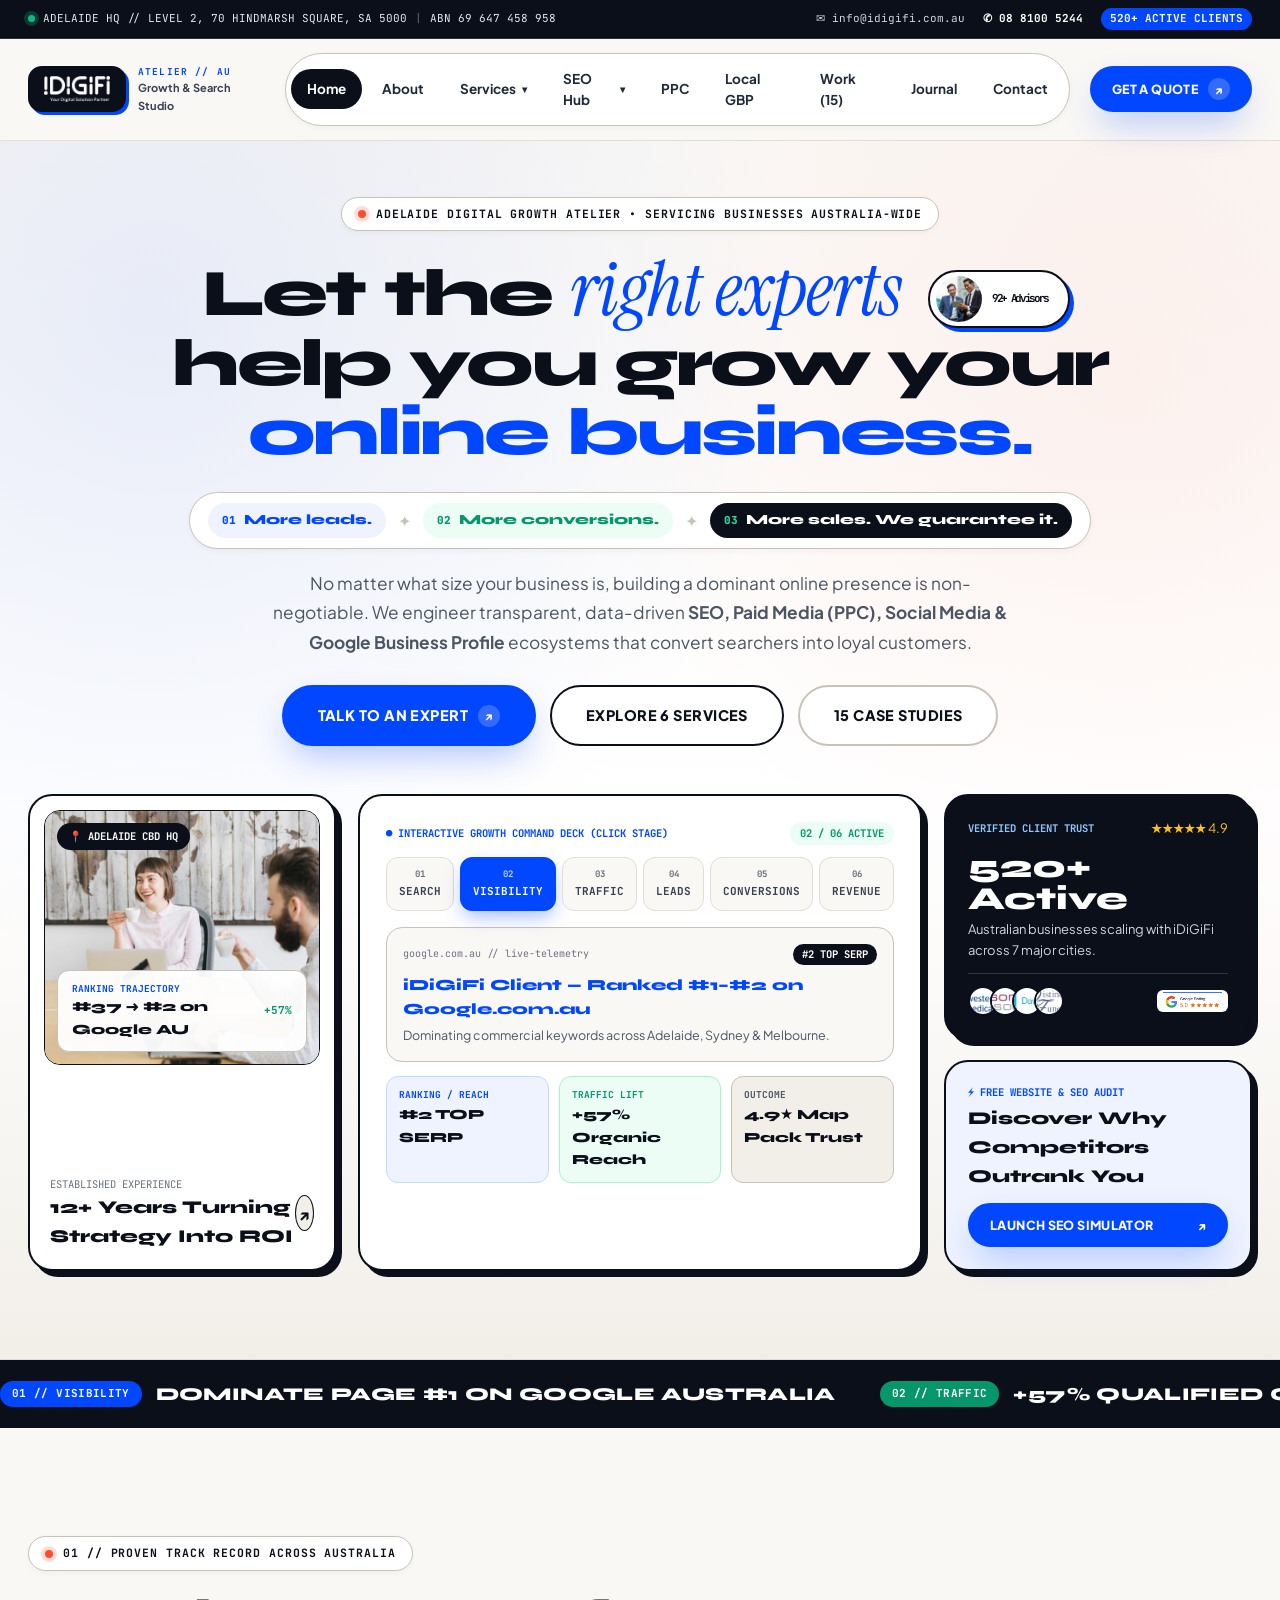
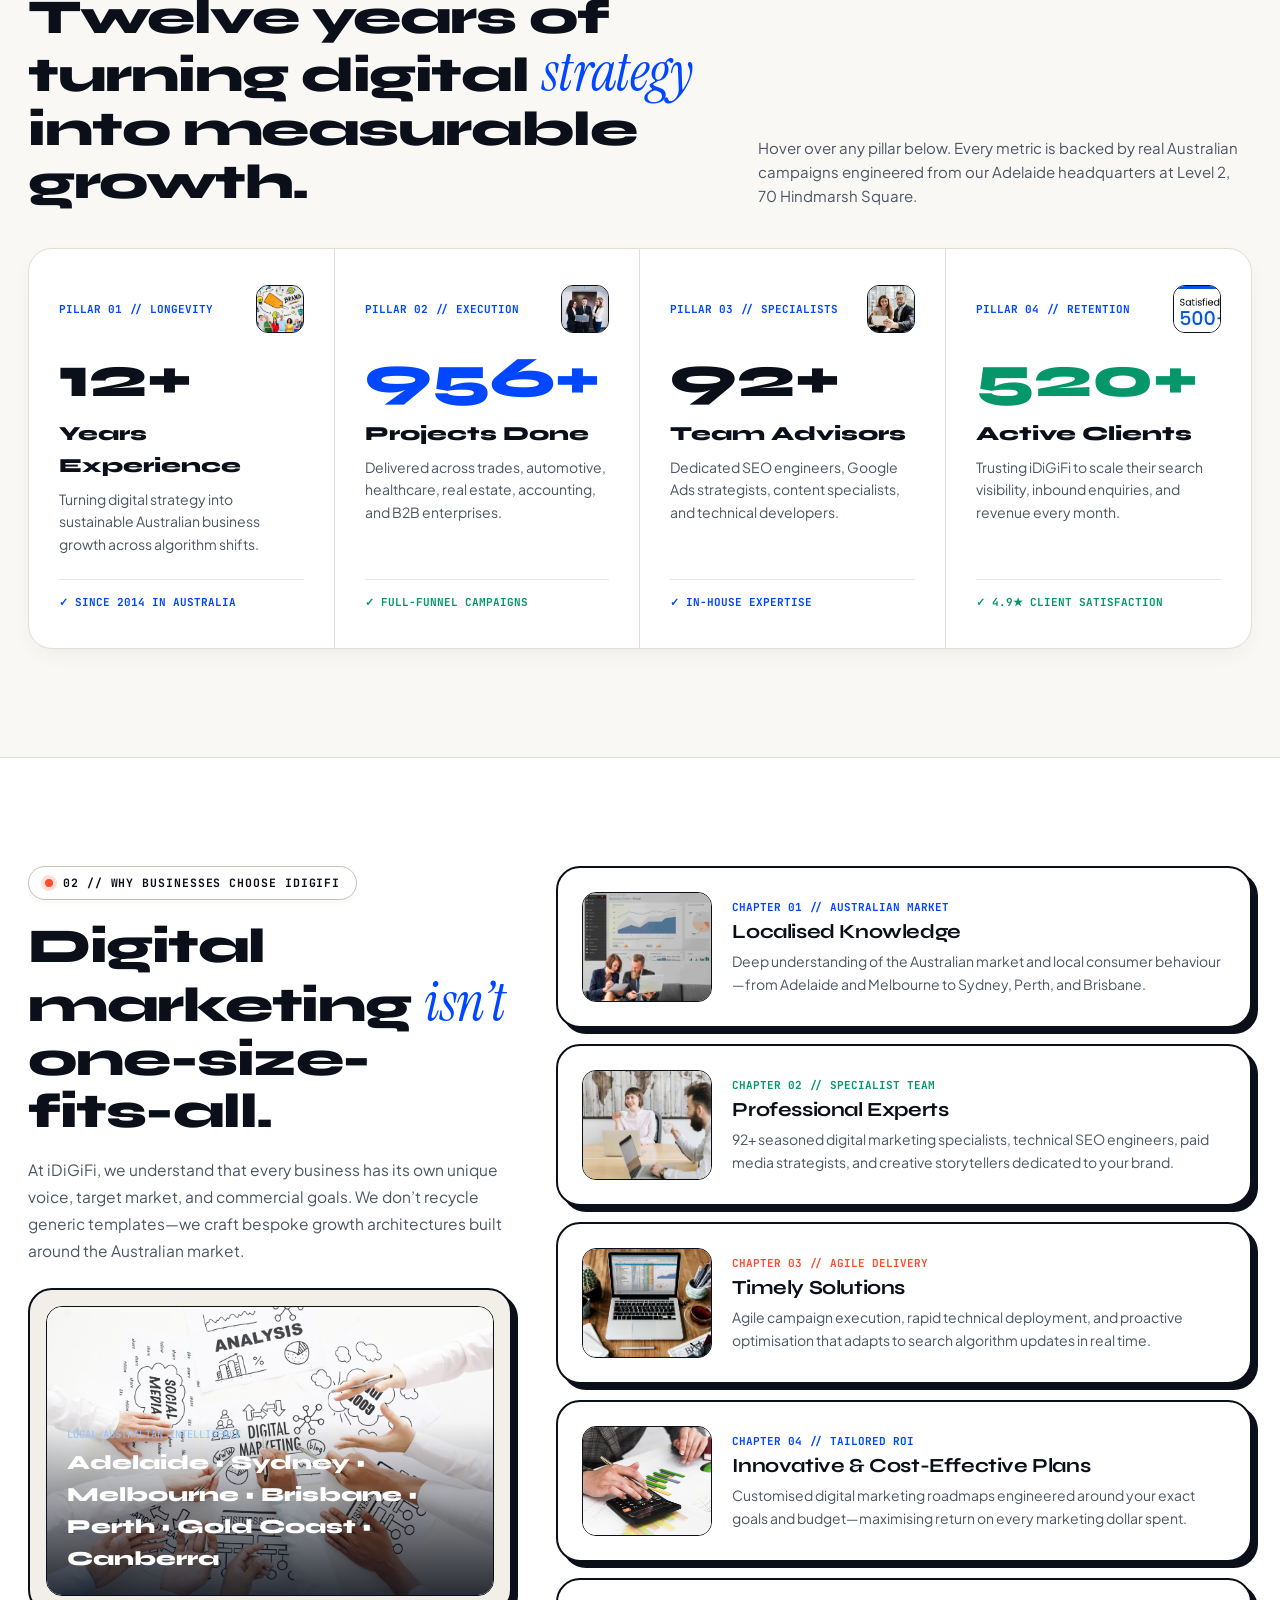
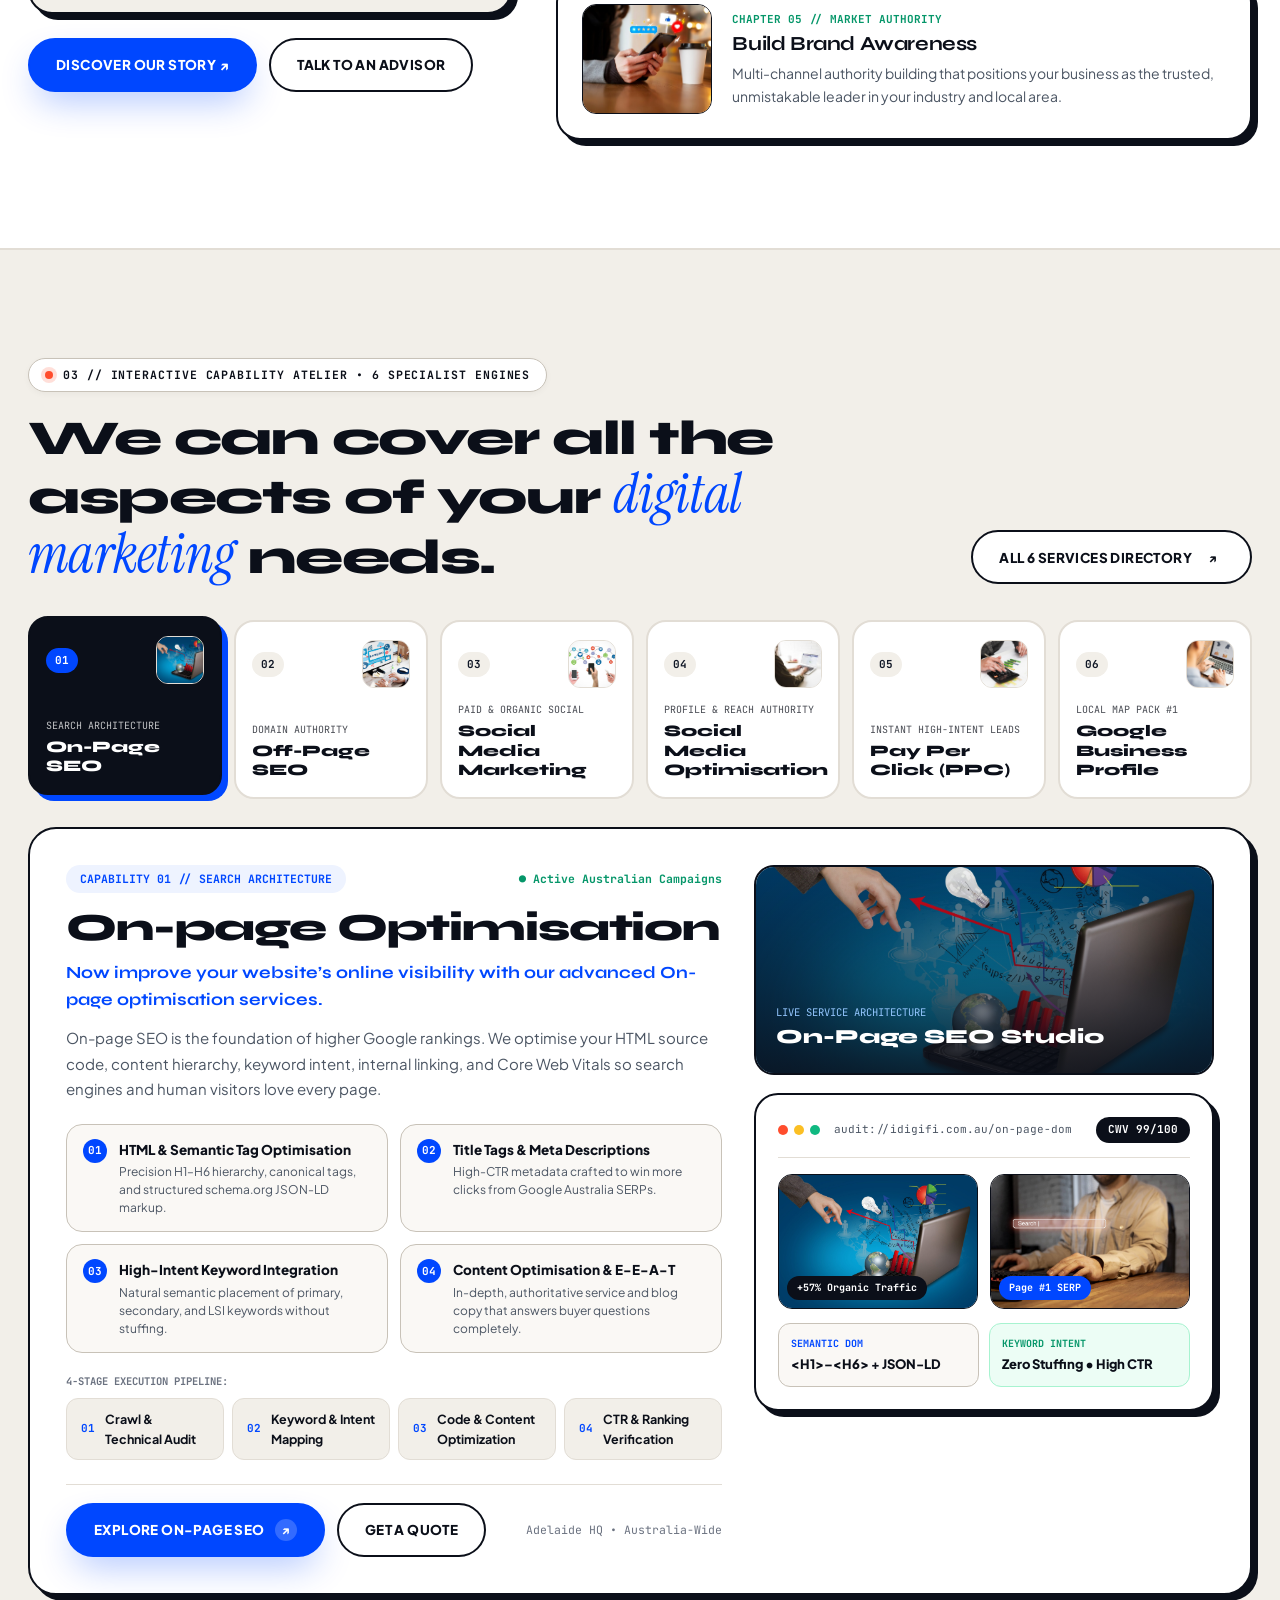
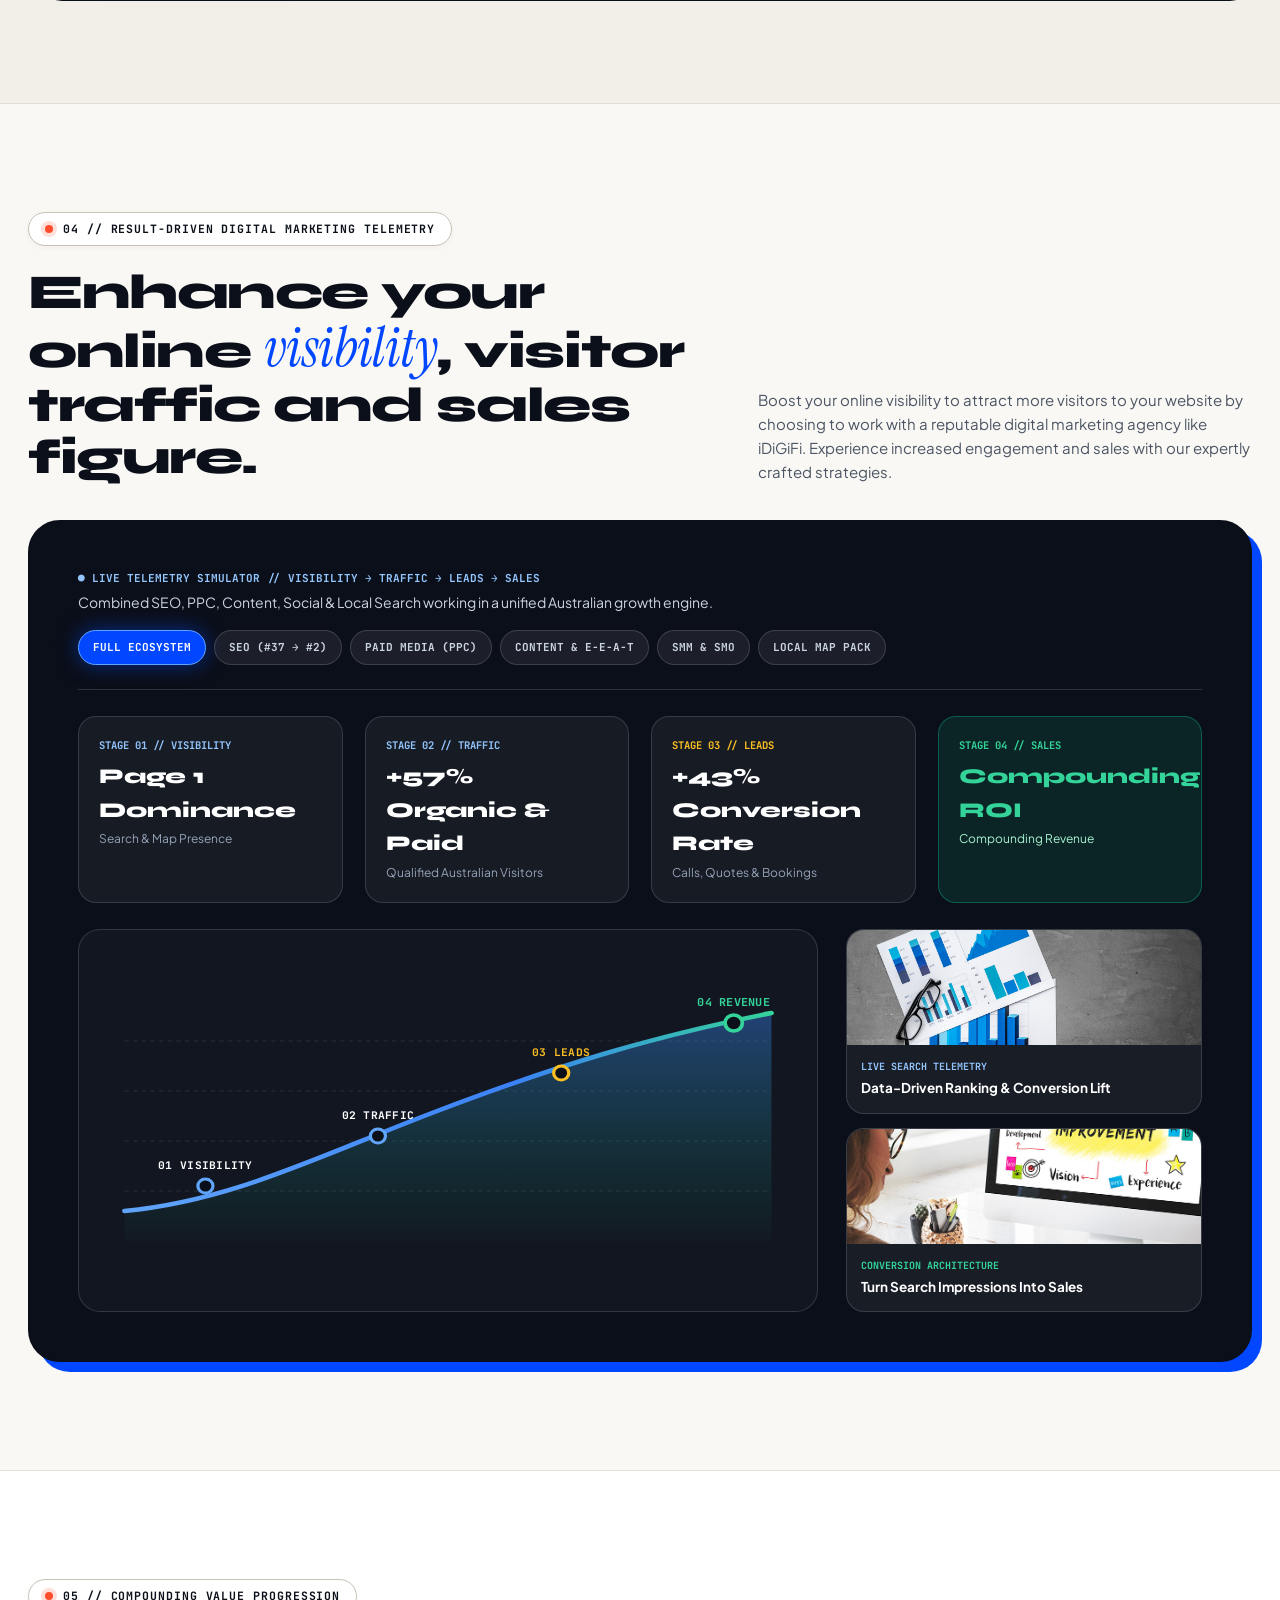
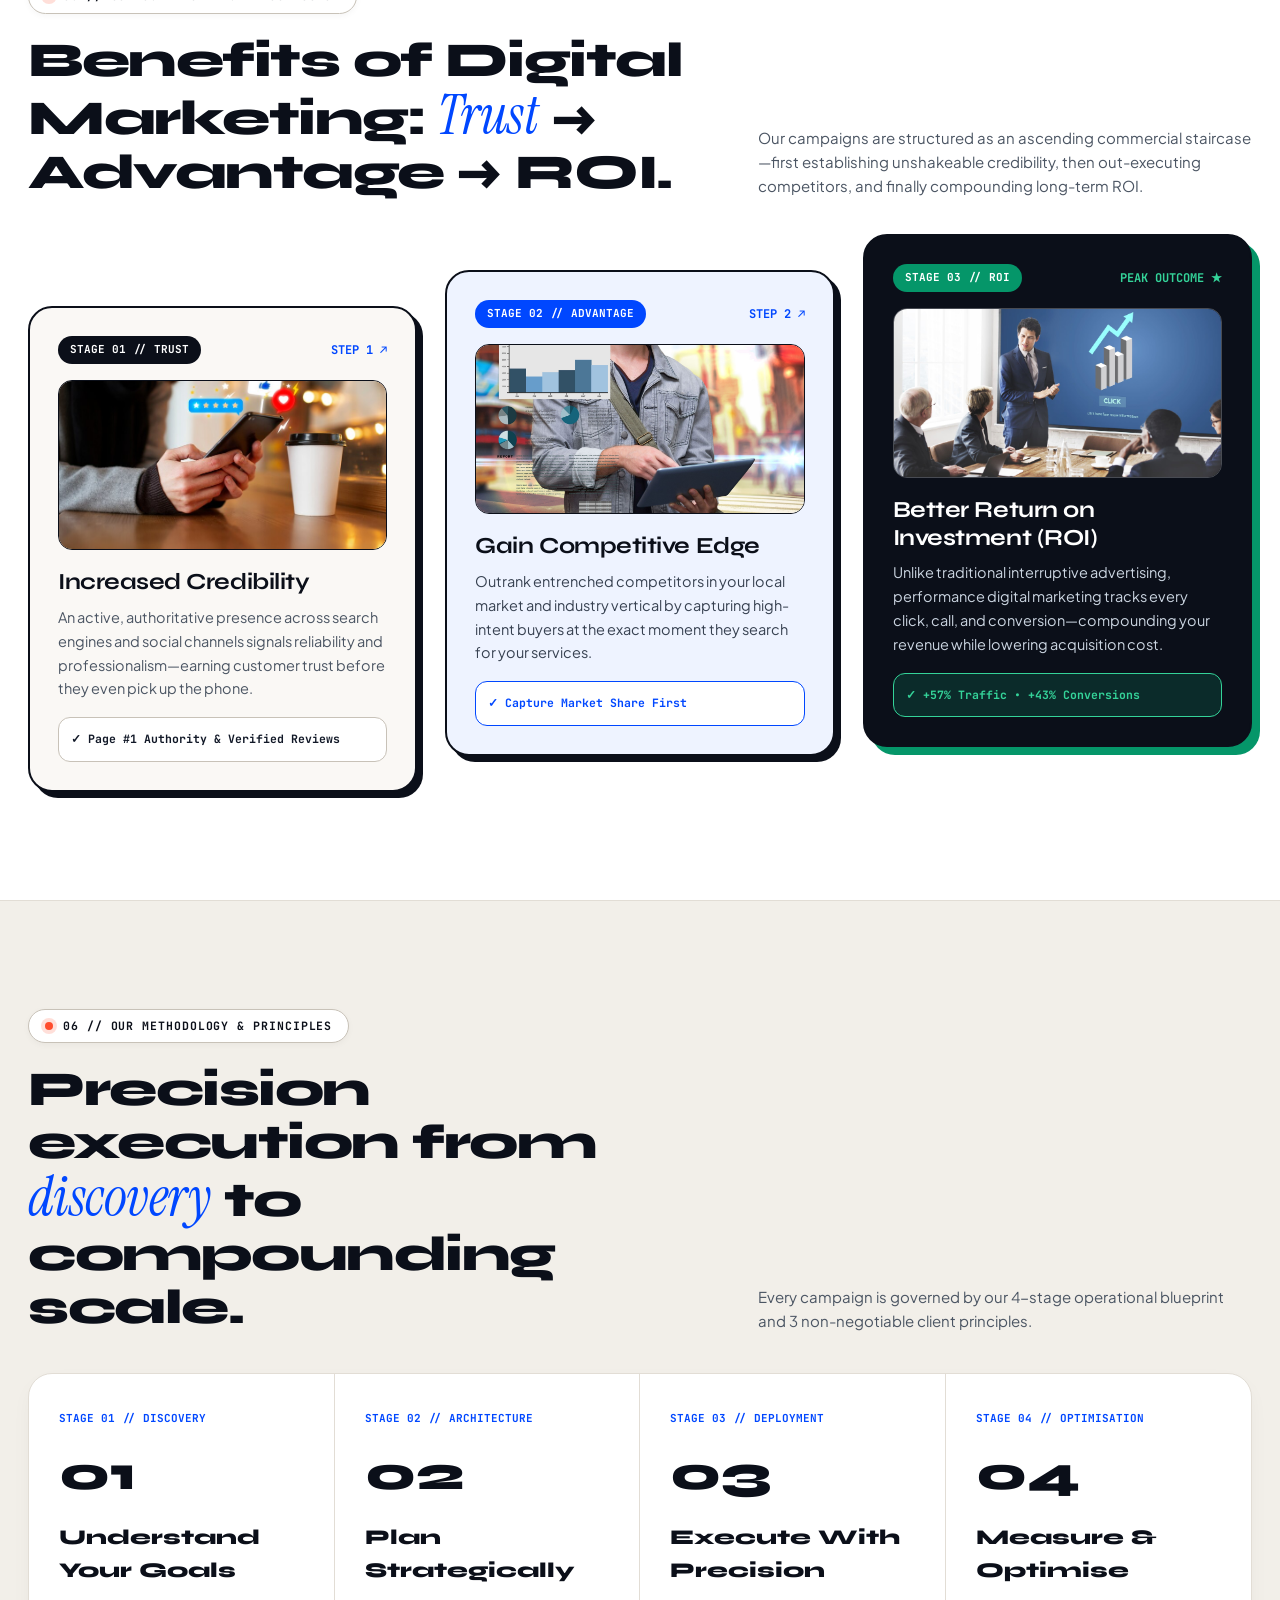
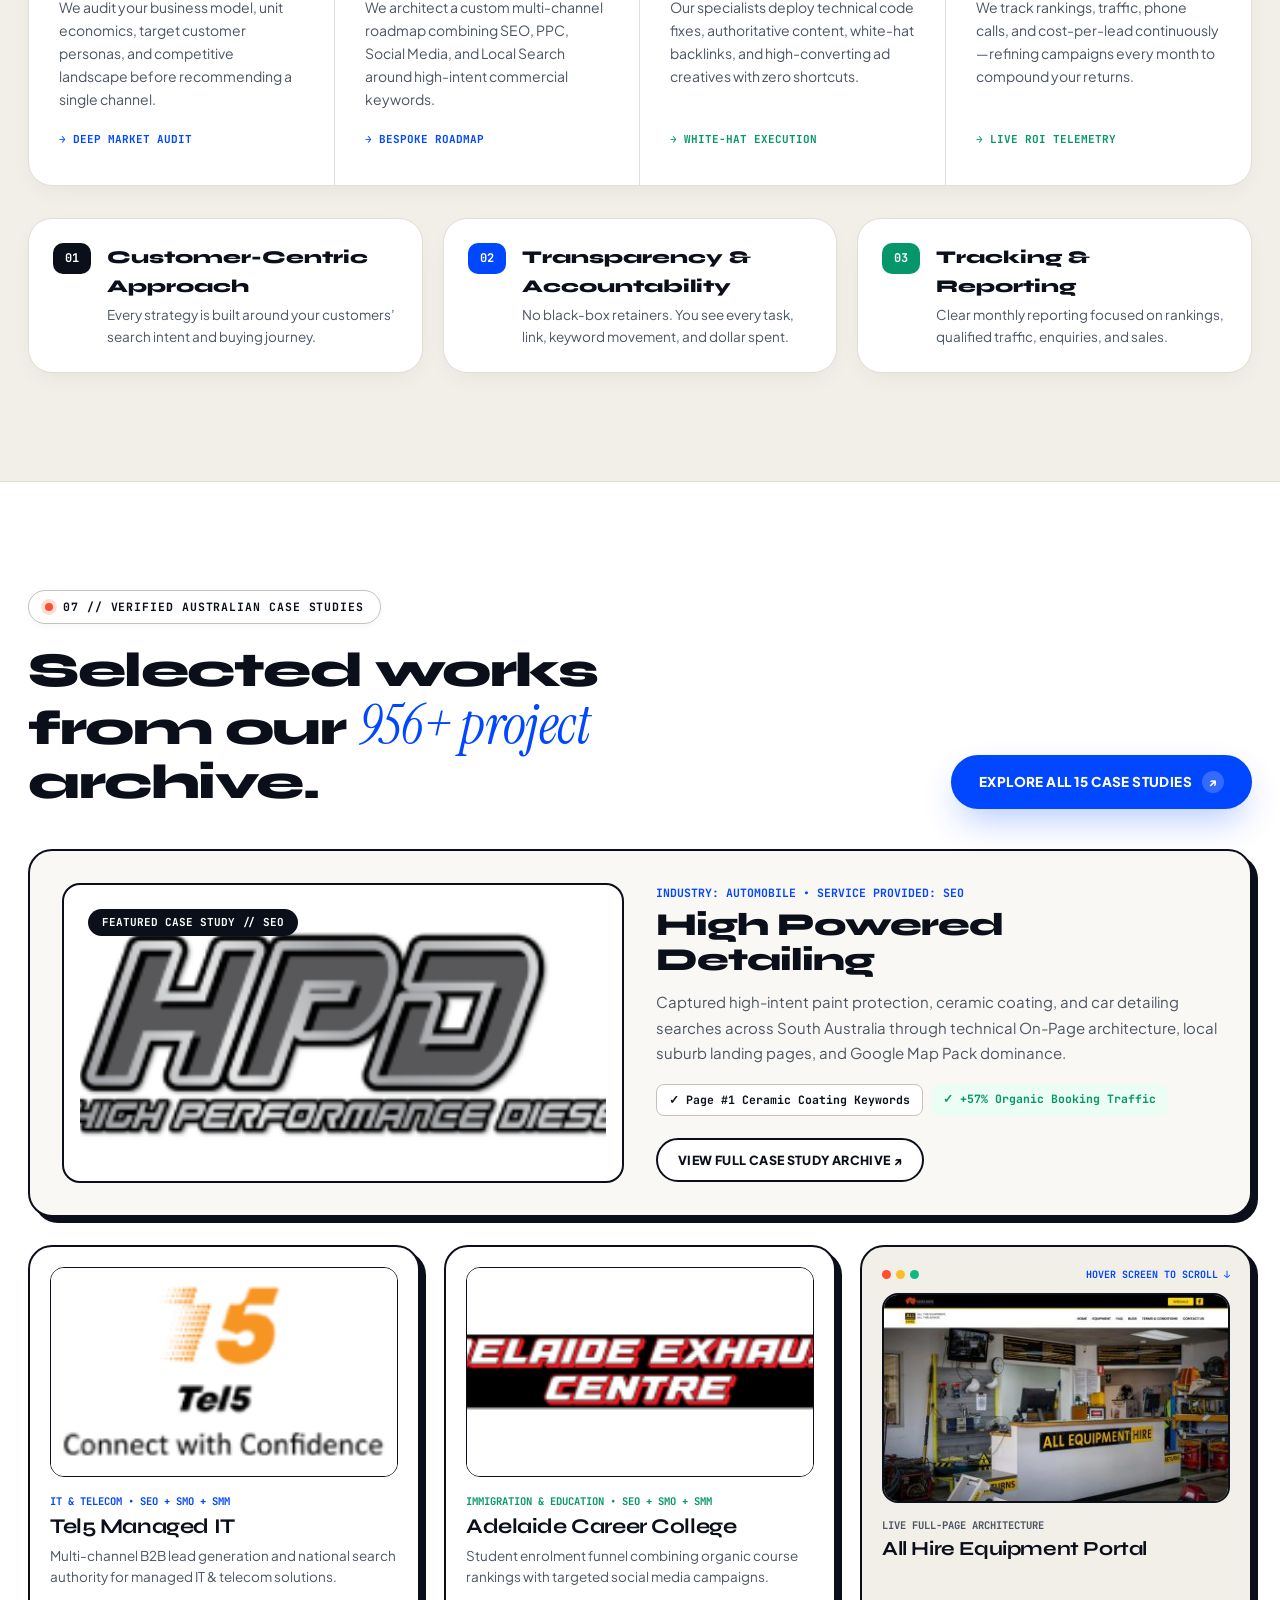
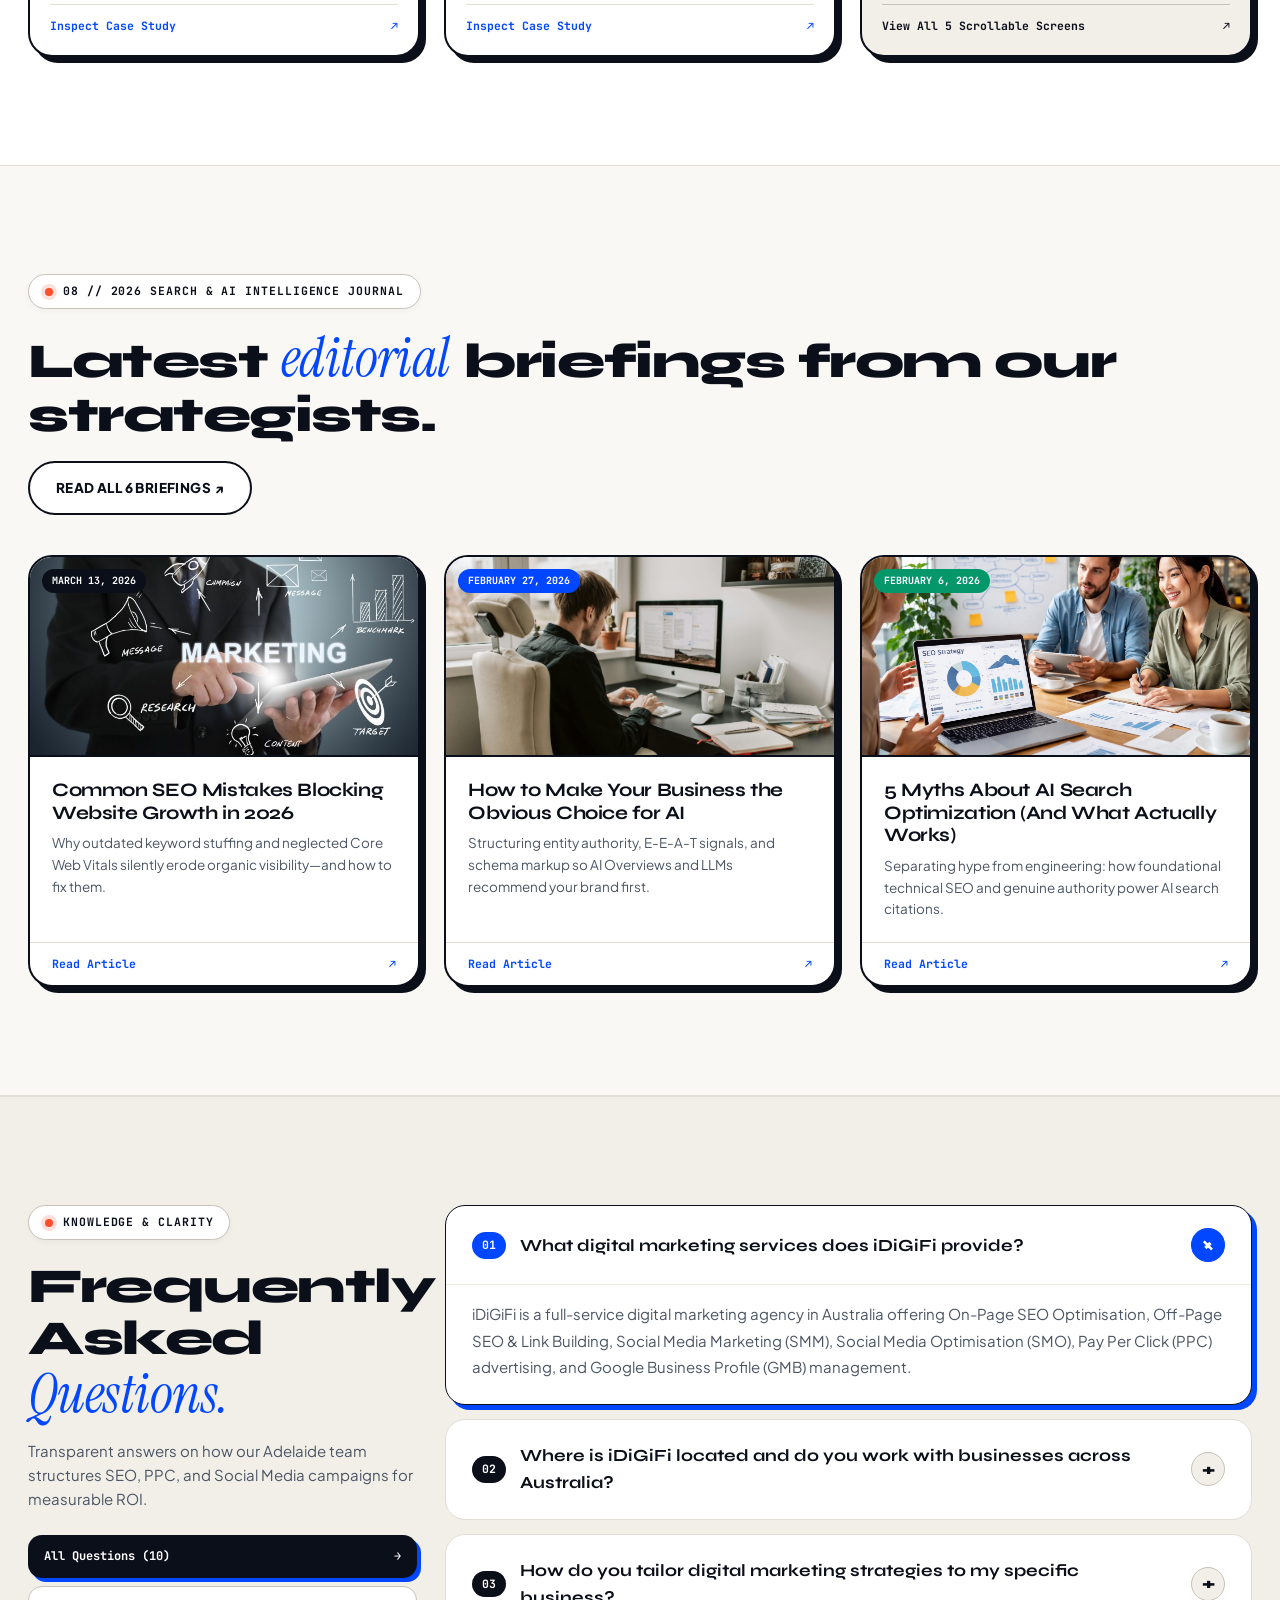
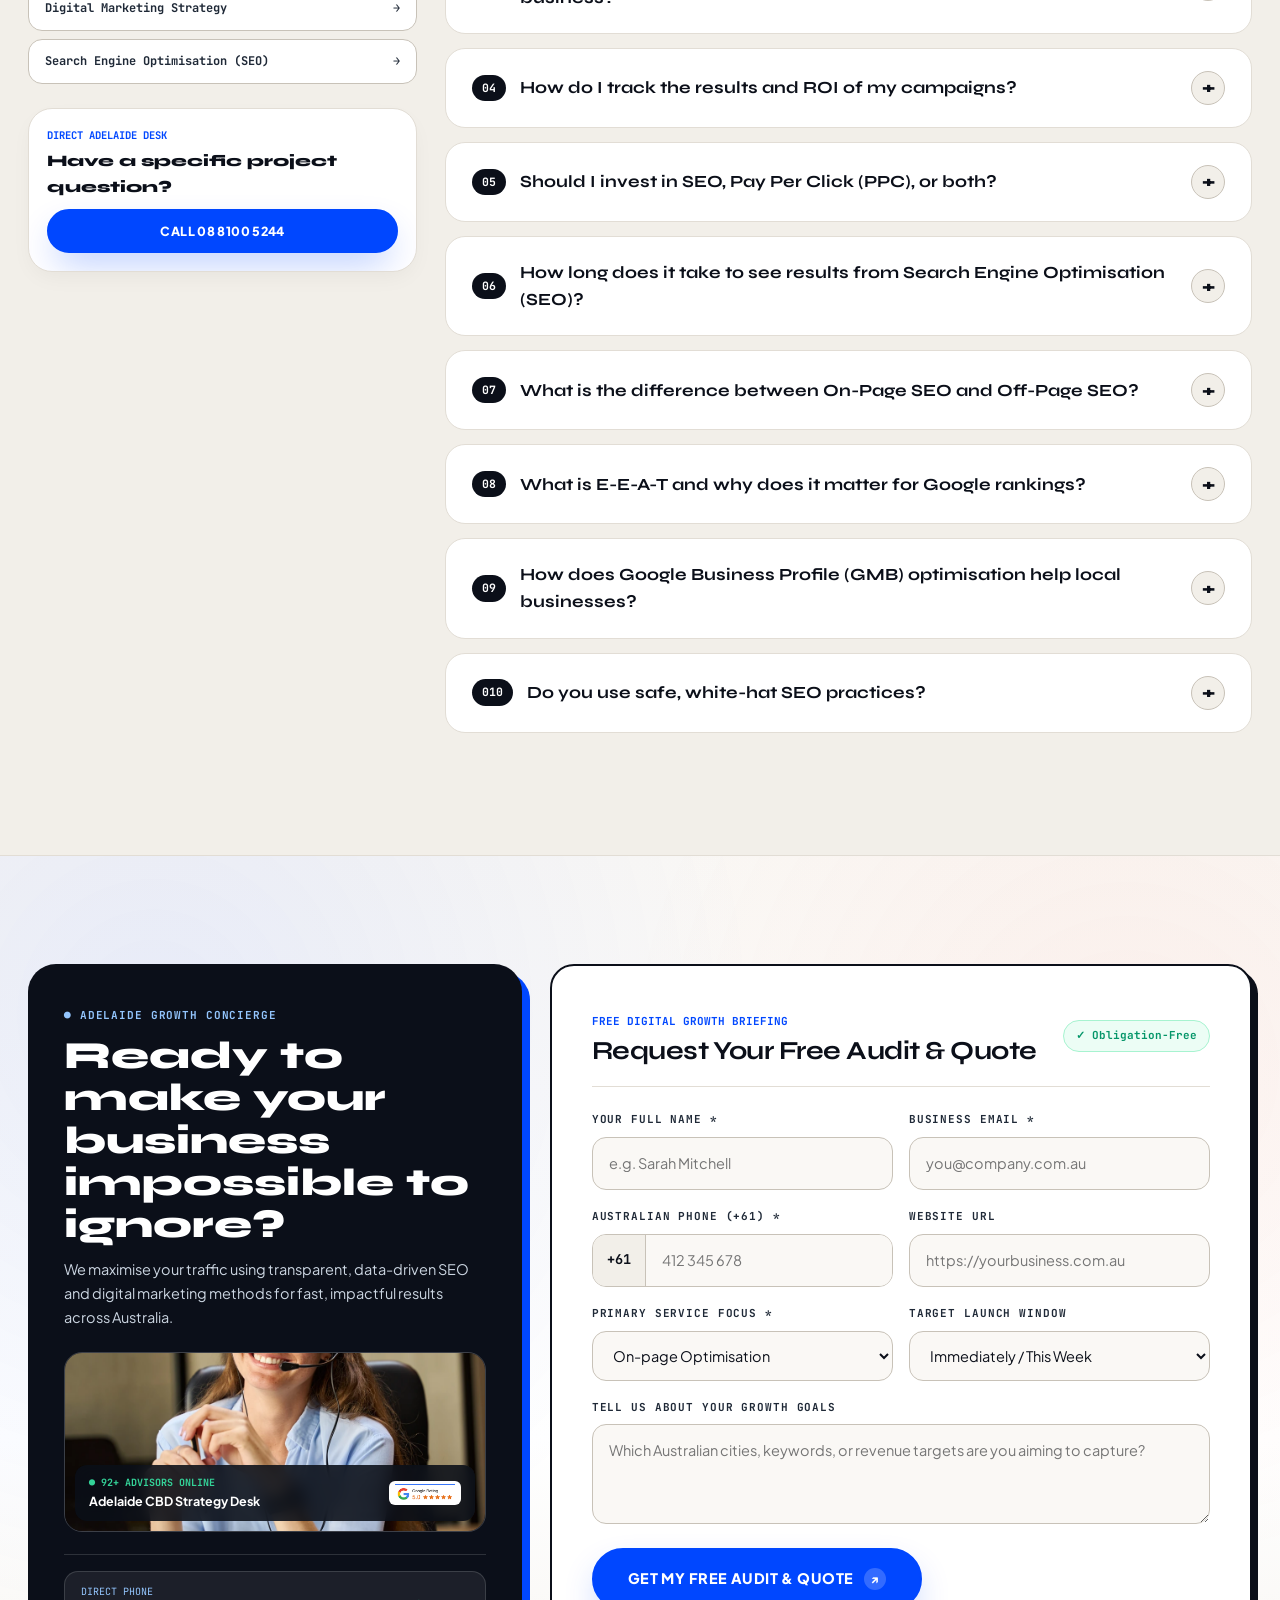
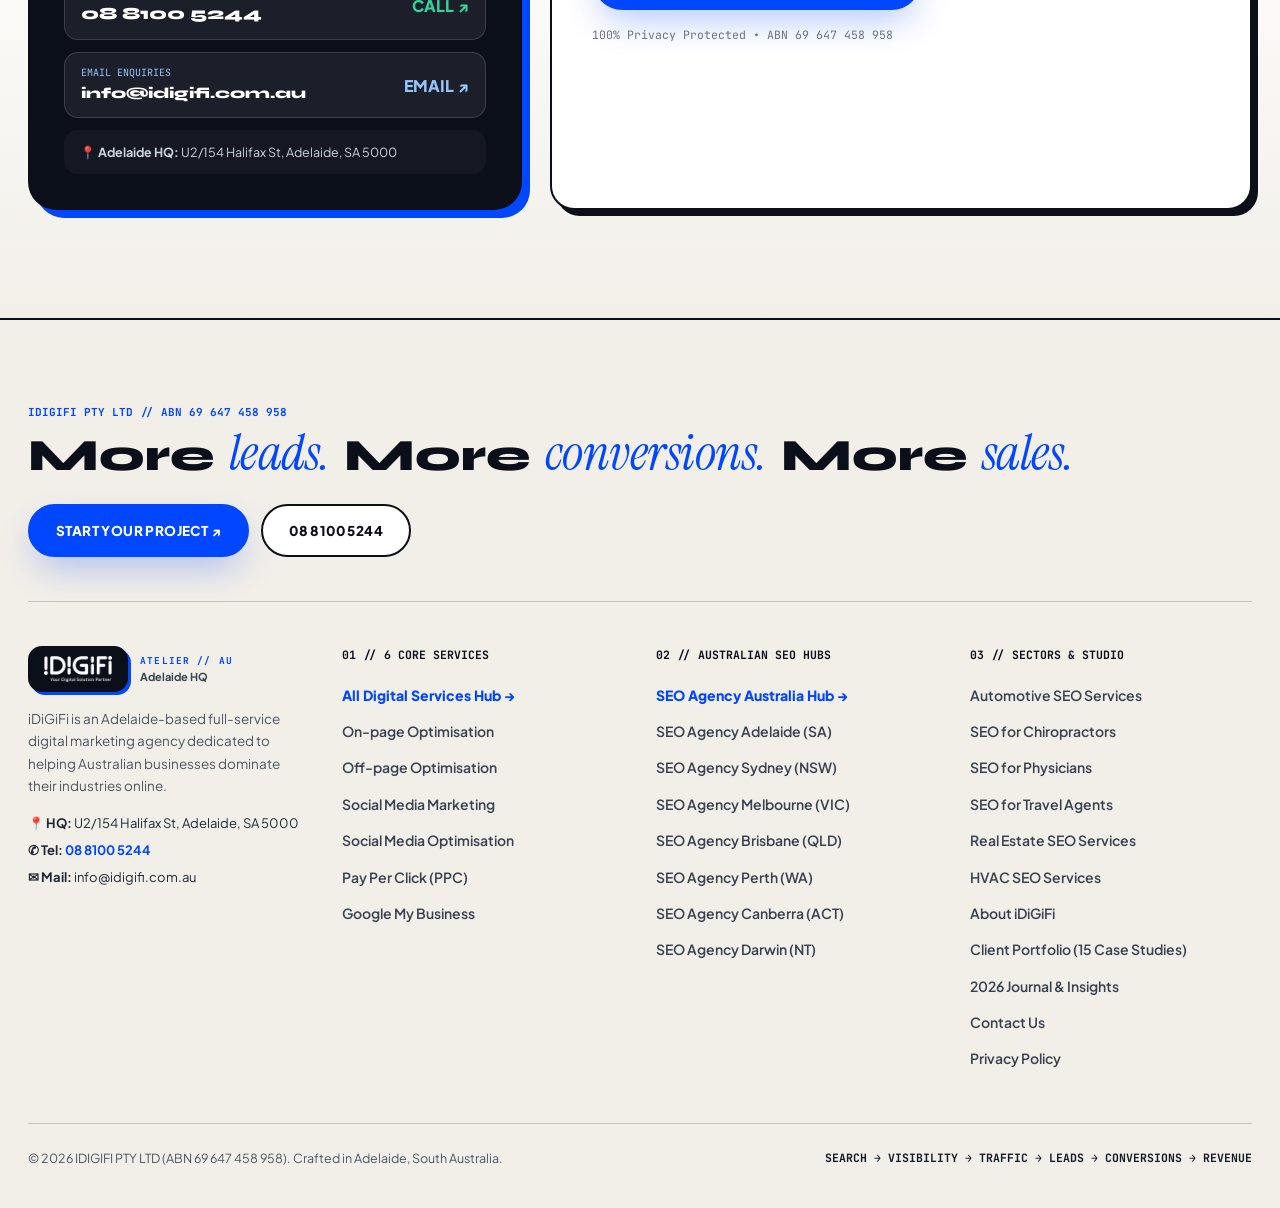
<file: index.html>
<!DOCTYPE html>
<html lang="en-AU">
<head>
  <meta charset="UTF-8" />
  <meta name="viewport" content="width=device-width, initial-scale=1.0" />
  <title>iDiGiFi | Australian Digital Marketing & Search Growth Atelier</title>
  <meta name="description" content="Let the right experts help you grow your online business. More leads. More conversions. More sales. We guarantee it. Adelaide-headquartered SEO, PPC, Social Media & Local Search specialists." />
  <link rel="icon" type="image/jpeg" href="images/favicon.jpg" />
  <link rel="stylesheet" href="css/styles.css" />
</head>
<body>
  <!-- Sticky Capsule Header & Solid Curtain Mega-Drawers -->
  <div id="site-header-mount"></div>

  <main id="main-content">
    <!-- ====================================================================
         1. COMPLETELY NEW EDITORIAL MASTHEAD + 3-COLUMN BENTO HERO
         ==================================================================== -->
    <section class="hero-atelier bg-ice-gradient bg-grid-light border-bottom">
      <div class="container">
        <!-- Centered Editorial Masthead -->
        <div class="hero-masthead">
          <span class="eyebrow">
            <span class="eyebrow-dot"></span>
            <span>Adelaide Digital Growth Atelier • Servicing Businesses Australia-Wide</span>
          </span>

          <h1 class="h1-display">
            Let the <span class="serif-italic">right experts</span>
            <span class="hero-inline-pill">
              <img src="images/wp/coworkers-tablet.jpg" alt="iDiGiFi Adelaide Strategy Team" />
              <span class="font-mono" style="font-size:11px;font-weight:700;color:var(--ink-950);padding-right:4px;">92+ Advisors</span>
            </span>
            help you grow your <span class="text-cobalt">online business.</span>
          </h1>

          <!-- Kinetic 3-Statement Bar -->
          <div class="hero-statement-bar">
            <span class="hero-statement-chip" style="background:var(--bg-ice);color:var(--cobalt);">
              <span class="font-mono" style="font-size:11px;">01</span> More leads.
            </span>
            <span style="color:var(--border-strong);">✦</span>
            <span class="hero-statement-chip" style="background:var(--bg-emerald-soft);color:var(--emerald);">
              <span class="font-mono" style="font-size:11px;">02</span> More conversions.
            </span>
            <span style="color:var(--border-strong);">✦</span>
            <span class="hero-statement-chip" style="background:var(--ink-950);color:#ffffff;">
              <span class="font-mono" style="font-size:11px;color:#34d399;">03</span> More sales. We guarantee it.
            </span>
          </div>

          <p class="text-lead" style="max-width:740px;margin:20px auto 0;">
            No matter what size your business is, building a dominant online presence is non-negotiable. We engineer transparent, data-driven <strong>SEO, Paid Media (PPC), Social Media &amp; Google Business Profile</strong> ecosystems that convert searchers into loyal customers.
          </p>

          <div style="display:flex;flex-wrap:wrap;align-items:center;justify-content:center;gap:14px;margin-top:28px;">
            <a href="contact.html" class="btn btn-primary btn-lg">
              <span>TALK TO AN EXPERT</span>
              <span class="btn-arrow">↗</span>
            </a>
            <a href="services.html" class="btn btn-outline btn-lg">
              <span>EXPLORE 6 SERVICES</span>
            </a>
            <a href="portfolio.html" class="btn btn-outline btn-lg" style="border-color:var(--border-strong);">
              <span>15 CASE STUDIES</span>
            </a>
          </div>
        </div>

        <!-- 3-Column Asymmetric Bento Showcase -->
        <div class="hero-bento-grid">
          <!-- Left Tall Bento Card: Adelaide Studio Photography -->
          <div class="card-architectural" style="padding:14px;display:flex;flex-direction:column;justify-content:space-between;background:#ffffff;">
            <div style="position:relative;height:255px;border-radius:16px;overflow:hidden;border:1.5px solid var(--ink-950);">
              <img src="images/wp/office-team.jpg" alt="iDiGiFi Adelaide Team" style="width:100%;height:100%;object-fit:cover;" />
              <div style="position:absolute;top:12px;left:12px;background:var(--ink-950);color:#ffffff;padding:5px 12px;border-radius:999px;font-family:var(--font-mono);font-size:10.5px;font-weight:700;">
                📍 ADELAIDE CBD HQ
              </div>
              <div style="position:absolute;bottom:12px;left:12px;right:12px;background:rgba(255,255,255,0.95);padding:10px 14px;border-radius:12px;border:1px solid var(--border-strong);display:flex;justify-content:space-between;align-items:center;">
                <div>
                  <div class="font-mono" style="font-size:9.5px;color:var(--cobalt);font-weight:700;">RANKING TRAJECTORY</div>
                  <div style="font-family:var(--font-display);font-size:14px;font-weight:800;">#37 → #2 on Google AU</div>
                </div>
                <span class="font-mono" style="font-size:11px;font-weight:700;color:var(--emerald);">+57%</span>
              </div>
            </div>
            <div style="padding:14px 6px 4px;display:flex;align-items:center;justify-content:space-between;">
              <div>
                <div class="font-mono" style="font-size:10.5px;color:var(--ink-500);">ESTABLISHED EXPERIENCE</div>
                <div style="font-family:var(--font-display);font-size:18px;font-weight:800;">12+ Years Turning Strategy Into ROI</div>
              </div>
              <a href="about.html" style="width:36px;height:36px;border-radius:50%;background:var(--bg-stone);border:1.5px solid var(--ink-950);display:inline-flex;align-items:center;justify-content:center;font-weight:800;">↗</a>
            </div>
          </div>

          <!-- Center Wide Bento Card: Interactive Search-to-Revenue Command Deck -->
          <div class="card-architectural" style="padding:26px;background:#ffffff;display:flex;flex-direction:column;justify-content:space-between;">
            <div id="hero-ecosystem-mount"></div>
          </div>

          <!-- Right Tall Bento Stack: Client Proof + Instant Audit Launcher -->
          <div style="display:flex;flex-direction:column;gap:20px;">
            <div class="card-architectural" style="padding:22px;background:var(--ink-950);color:#ffffff;flex:1;display:flex;flex-direction:column;justify-content:space-between;">
              <div style="display:flex;align-items:center;justify-content:space-between;">
                <span class="font-mono" style="font-size:10.5px;color:#93c5fd;font-weight:700;">VERIFIED CLIENT TRUST</span>
                <span style="color:#fbbf24;font-size:13px;">★★★★★ 4.9</span>
              </div>
              <div style="margin:12px 0;">
                <div style="font-family:var(--font-display);font-size:32px;font-weight:800;line-height:1;color:#ffffff;">520+ Active</div>
                <div style="font-size:13px;color:#cbd5e1;margin-top:4px;">Australian businesses scaling with iDiGiFi across 7 major cities.</div>
              </div>
              <div style="display:flex;align-items:center;justify-content:space-between;padding-top:12px;border-top:1px solid rgba(255,255,255,0.15);">
                <div style="display:flex;align-items:center;">
                  <img src="images/clients/client-01.webp" alt="Client" style="width:30px;height:30px;border-radius:50%;object-fit:cover;border:2px solid #0b0f19;" />
                  <img src="images/clients/client-02.webp" alt="Client" style="width:30px;height:30px;border-radius:50%;object-fit:cover;border:2px solid #0b0f19;margin-left:-8px;" />
                  <img src="images/clients/client-07.webp" alt="Client" style="width:30px;height:30px;border-radius:50%;object-fit:cover;border:2px solid #0b0f19;margin-left:-8px;" />
                  <img src="images/clients/client-12.webp" alt="Client" style="width:30px;height:30px;border-radius:50%;object-fit:cover;border:2px solid #0b0f19;margin-left:-8px;" />
                </div>
                <img src="images/wp/google-review.png" alt="Google Reviews" style="height:22px;background:#ffffff;padding:2px 6px;border-radius:6px;" />
              </div>
            </div>

            <div class="card-architectural" style="padding:22px;background:var(--bg-ice);flex:1;display:flex;flex-direction:column;justify-content:space-between;">
              <div>
                <div class="font-mono" style="font-size:10.5px;color:var(--cobalt);font-weight:700;">⚡ FREE WEBSITE &amp; SEO AUDIT</div>
                <div style="font-family:var(--font-display);font-size:18px;font-weight:800;margin-top:4px;">Discover Why Competitors Outrank You</div>
              </div>
              <div style="display:flex;gap:8px;margin-top:12px;">
                <a href="seo.html" class="btn btn-primary btn-sm" style="width:100%;justify-content:space-between;">
                  <span>LAUNCH SEO SIMULATOR</span>
                  <span>↗</span>
                </a>
              </div>
            </div>
          </div>
        </div>
      </div>
    </section>

    <!-- ====================================================================
         2. HIGH-CONTRAST ARCHITECTURAL MARQUEE RIBBON
         ==================================================================== -->
    <div class="marquee-wrap">
      <div class="marquee-track">
        <div class="marquee-item"><span class="marquee-pill">01 // VISIBILITY</span><span>DOMINATE PAGE #1 ON GOOGLE AUSTRALIA</span></div>
        <div class="marquee-item"><span class="marquee-pill" style="background:var(--emerald);">02 // TRAFFIC</span><span>+57% QUALIFIED ORGANIC VISITORS</span></div>
        <div class="marquee-item"><span class="marquee-pill" style="background:var(--coral);">03 // LEADS</span><span>+43% HIGH-INTENT CUSTOMER INQUIRIES</span></div>
        <div class="marquee-item"><span class="marquee-pill">04 // REVENUE</span><span>MORE LEADS. MORE CONVERSIONS. MORE SALES.</span></div>
        <div class="marquee-item"><span class="marquee-pill" style="background:var(--emerald);">956+ PROJECTS</span><span>ADELAIDE • SYDNEY • MELBOURNE • BRISBANE • PERTH</span></div>
        <!-- Duplicate for seamless loop -->
        <div class="marquee-item"><span class="marquee-pill">01 // VISIBILITY</span><span>DOMINATE PAGE #1 ON GOOGLE AUSTRALIA</span></div>
        <div class="marquee-item"><span class="marquee-pill" style="background:var(--emerald);">02 // TRAFFIC</span><span>+57% QUALIFIED ORGANIC VISITORS</span></div>
        <div class="marquee-item"><span class="marquee-pill" style="background:var(--coral);">03 // LEADS</span><span>+43% HIGH-INTENT CUSTOMER INQUIRIES</span></div>
        <div class="marquee-item"><span class="marquee-pill">04 // REVENUE</span><span>MORE LEADS. MORE CONVERSIONS. MORE SALES.</span></div>
        <div class="marquee-item"><span class="marquee-pill" style="background:var(--emerald);">956+ PROJECTS</span><span>ADELAIDE • SYDNEY • MELBOURNE • BRISBANE • PERTH</span></div>
      </div>
    </div>

    <!-- ====================================================================
         3. EXPOSED SWISS GRID: TRUST & SOCIAL PROOF METRICS
         ==================================================================== -->
    <section class="section bg-canvas border-bottom">
      <div class="container">
        <div class="grid-12" style="align-items:end;margin-bottom:40px;">
          <div class="col-7">
            <span class="eyebrow"><span class="eyebrow-dot"></span><span>01 // Proven Track Record Across Australia</span></span>
            <h2 class="h2-display">
              Twelve years of turning digital <span class="serif-italic">strategy</span> into measurable growth.
            </h2>
          </div>
          <div class="col-5">
            <p style="font-size:15px;color:var(--ink-600);">
              Hover over any pillar below. Every metric is backed by real Australian campaigns engineered from our Adelaide headquarters at Level 2, 70 Hindmarsh Square.
            </p>
          </div>
        </div>

        <div class="swiss-grid-4">
          <!-- Metric 1 -->
          <div class="swiss-cell">
            <div>
              <div style="display:flex;justify-content:space-between;align-items:center;margin-bottom:18px;">
                <span class="font-mono swiss-cell-index" style="font-size:11px;font-weight:700;color:var(--cobalt);">PILLAR 01 // LONGEVITY</span>
                <img src="images/editorial/about-team.jpg" alt="12+ Years Experience" style="width:48px;height:48px;border-radius:12px;object-fit:cover;border:1.5px solid var(--ink-950);" />
              </div>
              <div class="swiss-metric-num" style="font-family:var(--font-display);font-size:clamp(3.2rem,4.5vw,4.5rem);font-weight:800;line-height:0.95;color:var(--ink-950);" data-count="12" data-suffix="+">12+</div>
              <h3 style="font-family:var(--font-display);font-size:20px;font-weight:800;margin-top:12px;">Years Experience</h3>
              <p class="swiss-cell-sub" style="font-size:14px;color:var(--ink-600);margin-top:6px;">
                Turning digital strategy into sustainable Australian business growth across algorithm shifts.
              </p>
            </div>
            <div class="font-mono swiss-cell-sub" style="margin-top:24px;padding-top:14px;border-top:1px solid rgba(11,15,25,0.1);font-size:11px;color:var(--cobalt);font-weight:700;">
              ✓ SINCE 2014 IN AUSTRALIA
            </div>
          </div>

          <!-- Metric 2 -->
          <div class="swiss-cell">
            <div>
              <div style="display:flex;justify-content:space-between;align-items:center;margin-bottom:18px;">
                <span class="font-mono swiss-cell-index" style="font-size:11px;font-weight:700;color:var(--cobalt);">PILLAR 02 // EXECUTION</span>
                <img src="images/wp/corporate-laptop.jpg" alt="956+ Projects Done" style="width:48px;height:48px;border-radius:12px;object-fit:cover;border:1.5px solid var(--ink-950);" />
              </div>
              <div class="swiss-metric-num" style="font-family:var(--font-display);font-size:clamp(3.2rem,4.5vw,4.5rem);font-weight:800;line-height:0.95;color:var(--cobalt);" data-count="956" data-suffix="+">956+</div>
              <h3 style="font-family:var(--font-display);font-size:20px;font-weight:800;margin-top:12px;">Projects Done</h3>
              <p class="swiss-cell-sub" style="font-size:14px;color:var(--ink-600);margin-top:6px;">
                Delivered across trades, automotive, healthcare, real estate, accounting, and B2B enterprises.
              </p>
            </div>
            <div class="font-mono swiss-cell-sub" style="margin-top:24px;padding-top:14px;border-top:1px solid rgba(11,15,25,0.1);font-size:11px;color:var(--emerald);font-weight:700;">
              ✓ FULL-FUNNEL CAMPAIGNS
            </div>
          </div>

          <!-- Metric 3 -->
          <div class="swiss-cell">
            <div>
              <div style="display:flex;justify-content:space-between;align-items:center;margin-bottom:18px;">
                <span class="font-mono swiss-cell-index" style="font-size:11px;font-weight:700;color:var(--cobalt);">PILLAR 03 // SPECIALISTS</span>
                <img src="images/wp/video-conference.jpg" alt="92+ Team Advisors" style="width:48px;height:48px;border-radius:12px;object-fit:cover;border:1.5px solid var(--ink-950);" />
              </div>
              <div class="swiss-metric-num" style="font-family:var(--font-display);font-size:clamp(3.2rem,4.5vw,4.5rem);font-weight:800;line-height:0.95;color:var(--ink-950);" data-count="92" data-suffix="+">92+</div>
              <h3 style="font-family:var(--font-display);font-size:20px;font-weight:800;margin-top:12px;">Team Advisors</h3>
              <p class="swiss-cell-sub" style="font-size:14px;color:var(--ink-600);margin-top:6px;">
                Dedicated SEO engineers, Google Ads strategists, content specialists, and technical developers.
              </p>
            </div>
            <div class="font-mono swiss-cell-sub" style="margin-top:24px;padding-top:14px;border-top:1px solid rgba(11,15,25,0.1);font-size:11px;color:var(--cobalt);font-weight:700;">
              ✓ IN-HOUSE EXPERTISE
            </div>
          </div>

          <!-- Metric 4 -->
          <div class="swiss-cell">
            <div>
              <div style="display:flex;justify-content:space-between;align-items:center;margin-bottom:18px;">
                <span class="font-mono swiss-cell-index" style="font-size:11px;font-weight:700;color:var(--cobalt);">PILLAR 04 // RETENTION</span>
                <img src="images/wp/satisfaction-client.jpg" alt="520+ Active Clients" style="width:48px;height:48px;border-radius:12px;object-fit:cover;border:1.5px solid var(--ink-950);" />
              </div>
              <div class="swiss-metric-num" style="font-family:var(--font-display);font-size:clamp(3.2rem,4.5vw,4.5rem);font-weight:800;line-height:0.95;color:var(--emerald);" data-count="520" data-suffix="+">520+</div>
              <h3 style="font-family:var(--font-display);font-size:20px;font-weight:800;margin-top:12px;">Active Clients</h3>
              <p class="swiss-cell-sub" style="font-size:14px;color:var(--ink-600);margin-top:6px;">
                Trusting iDiGiFi to scale their search visibility, inbound enquiries, and revenue every month.
              </p>
            </div>
            <div class="font-mono swiss-cell-sub" style="margin-top:24px;padding-top:14px;border-top:1px solid rgba(11,15,25,0.1);font-size:11px;color:var(--emerald);font-weight:700;">
              ✓ 4.9★ CLIENT SATISFACTION
            </div>
          </div>
        </div>
      </div>
    </section>

    <!-- ====================================================================
         4. "WHY iDiGiFi" — EDITORIAL MAGAZINE SPREAD LAYOUT
         ==================================================================== -->
    <section class="section bg-white border-bottom">
      <div class="container">
        <div class="grid-12" style="align-items:start;gap:44px;">
          <!-- Left Column: Magazine Cover Poster -->
          <div class="col-5">
            <span class="eyebrow"><span class="eyebrow-dot"></span><span>02 // Why Businesses Choose iDiGiFi</span></span>
            <h2 class="h2-display" style="margin-bottom:18px;">
              Digital marketing <span class="serif-italic">isn’t</span> one-size-fits-all.
            </h2>
            <p style="font-size:15.5px;color:var(--ink-600);line-height:1.75;margin-bottom:24px;">
              At iDiGiFi, we understand that every business has its own unique voice, target market, and commercial goals. We don’t recycle generic templates—we craft bespoke growth architectures built around the Australian market.
            </p>

            <!-- Layered Architectural Photo Poster -->
            <div class="card-architectural" style="padding:16px;background:var(--bg-stone);margin-bottom:24px;">
              <div style="position:relative;height:290px;border-radius:16px;overflow:hidden;border:1.5px solid var(--ink-950);">
                <img src="images/editorial/agency-australia.jpg" alt="Australian Market Specialists" style="width:100%;height:100%;object-fit:cover;" />
                <div style="position:absolute;inset:0;background:linear-gradient(180deg, rgba(11,15,25,0) 40%, rgba(11,15,25,0.86) 100%);display:flex;flex-direction:column;justify-content:flex-end;padding:20px;color:#ffffff;">
                  <span class="font-mono" style="font-size:10.5px;color:#93c5fd;">LOCAL AUSTRALIAN INTELLIGENCE</span>
                  <div style="font-family:var(--font-display);font-size:20px;font-weight:800;margin-top:4px;">
                    Adelaide • Sydney • Melbourne • Brisbane • Perth • Gold Coast • Canberra
                  </div>
                </div>
              </div>
            </div>

            <div style="display:flex;gap:12px;flex-wrap:wrap;">
              <a href="about.html" class="btn btn-primary">DISCOVER OUR STORY ↗</a>
              <a href="contact.html" class="btn btn-outline">TALK TO AN ADVISOR</a>
            </div>
          </div>

          <!-- Right Column: 5 Numbered Editorial Chapters -->
          <div class="col-7" style="display:flex;flex-direction:column;gap:16px;">
            <div class="card-architectural" style="padding:24px;display:grid;grid-template-columns:130px 1fr;gap:20px;align-items:center;">
              <img src="images/editorial/about-strategy.jpg" alt="Localised Knowledge" style="width:130px;height:110px;object-fit:cover;border-radius:14px;border:1.5px solid var(--ink-950);" />
              <div>
                <div class="font-mono" style="font-size:11px;font-weight:700;color:var(--cobalt);">CHAPTER 01 // AUSTRALIAN MARKET</div>
                <h3 class="h3-display" style="font-size:20px;margin:4px 0 6px;">Localised Knowledge</h3>
                <p style="font-size:14px;color:var(--ink-600);line-height:1.6;">
                  Deep understanding of the Australian market and local consumer behaviour—from Adelaide and Melbourne to Sydney, Perth, and Brisbane.
                </p>
              </div>
            </div>

            <div class="card-architectural" style="padding:24px;display:grid;grid-template-columns:130px 1fr;gap:20px;align-items:center;">
              <img src="images/wp/office-team.jpg" alt="Professional Experts" style="width:130px;height:110px;object-fit:cover;border-radius:14px;border:1.5px solid var(--ink-950);" />
              <div>
                <div class="font-mono" style="font-size:11px;font-weight:700;color:var(--emerald);">CHAPTER 02 // SPECIALIST TEAM</div>
                <h3 class="h3-display" style="font-size:20px;margin:4px 0 6px;">Professional Experts</h3>
                <p style="font-size:14px;color:var(--ink-600);line-height:1.6;">
                  92+ seasoned digital marketing specialists, technical SEO engineers, paid media strategists, and creative storytellers dedicated to your brand.
                </p>
              </div>
            </div>

            <div class="card-architectural" style="padding:24px;display:grid;grid-template-columns:130px 1fr;gap:20px;align-items:center;">
              <img src="images/wp/schedule.jpg" alt="Timely Solutions" style="width:130px;height:110px;object-fit:cover;border-radius:14px;border:1.5px solid var(--ink-950);" />
              <div>
                <div class="font-mono" style="font-size:11px;font-weight:700;color:var(--coral);">CHAPTER 03 // AGILE DELIVERY</div>
                <h3 class="h3-display" style="font-size:20px;margin:4px 0 6px;">Timely Solutions</h3>
                <p style="font-size:14px;color:var(--ink-600);line-height:1.6;">
                  Agile campaign execution, rapid technical deployment, and proactive optimisation that adapts to search algorithm updates in real time.
                </p>
              </div>
            </div>

            <div class="card-architectural" style="padding:24px;display:grid;grid-template-columns:130px 1fr;gap:20px;align-items:center;">
              <img src="images/wp/ppc-cost-control.jpg" alt="Innovative & Cost-Effective Plans" style="width:130px;height:110px;object-fit:cover;border-radius:14px;border:1.5px solid var(--ink-950);" />
              <div>
                <div class="font-mono" style="font-size:11px;font-weight:700;color:var(--cobalt);">CHAPTER 04 // TAILORED ROI</div>
                <h3 class="h3-display" style="font-size:20px;margin:4px 0 6px;">Innovative &amp; Cost-Effective Plans</h3>
                <p style="font-size:14px;color:var(--ink-600);line-height:1.6;">
                  Customised digital marketing roadmaps engineered around your exact goals and budget—maximising return on every marketing dollar spent.
                </p>
              </div>
            </div>

            <div class="card-architectural" style="padding:24px;display:grid;grid-template-columns:130px 1fr;gap:20px;align-items:center;">
              <img src="images/wp/online-reputation.jpg" alt="Build Brand Awareness" style="width:130px;height:110px;object-fit:cover;border-radius:14px;border:1.5px solid var(--ink-950);" />
              <div>
                <div class="font-mono" style="font-size:11px;font-weight:700;color:var(--emerald);">CHAPTER 05 // MARKET AUTHORITY</div>
                <h3 class="h3-display" style="font-size:20px;margin:4px 0 6px;">Build Brand Awareness</h3>
                <p style="font-size:14px;color:var(--ink-600);line-height:1.6;">
                  Multi-channel authority building that positions your business as the trusted, unmistakable leader in your industry and local area.
                </p>
              </div>
            </div>
          </div>
        </div>
      </div>
    </section>

    <!-- ====================================================================
         5. NEW 6-PILLAR HORIZONTAL GALLERY SERVICE DECK
         ==================================================================== -->
    <div id="service-showcase-mount"></div>

    <!-- ====================================================================
         6. HIGH-CONTRAST COMMAND THEATER GROWTH SIMULATOR
         ==================================================================== -->
    <div id="growth-graph-mount"></div>

    <!-- ====================================================================
         7. DIAGONAL ASCENDING STAIRCASE: BENEFITS (TRUST -> ADVANTAGE -> ROI)
         ==================================================================== -->
    <section class="section bg-white border-bottom">
      <div class="container">
        <div class="grid-12" style="align-items:end;margin-bottom:36px;">
          <div class="col-7">
            <span class="eyebrow"><span class="eyebrow-dot"></span><span>05 // Compounding Value Progression</span></span>
            <h2 class="h2-display">
              Benefits of Digital Marketing: <span class="serif-italic">Trust</span> → Advantage → ROI.
            </h2>
          </div>
          <div class="col-5">
            <p style="font-size:15px;color:var(--ink-600);">
              Our campaigns are structured as an ascending commercial staircase—first establishing unshakeable credibility, then out-executing competitors, and finally compounding long-term ROI.
            </p>
          </div>
        </div>

        <div class="staircase-grid">
          <!-- Step 1: TRUST (Lowest on staircase, left) -->
          <div class="card-architectural stair-step-1" style="padding:28px;background:var(--bg-canvas);">
            <div style="display:flex;justify-content:space-between;align-items:center;margin-bottom:16px;">
              <span class="font-mono" style="padding:5px 12px;border-radius:999px;background:var(--ink-950);color:#ffffff;font-size:11px;font-weight:700;">STAGE 01 // TRUST</span>
              <span class="font-mono" style="font-size:12px;font-weight:700;color:var(--cobalt);">STEP 1 ↗</span>
            </div>
            <div style="height:170px;border-radius:14px;overflow:hidden;border:1.5px solid var(--ink-950);margin-bottom:18px;">
              <img src="images/wp/online-reputation.jpg" alt="Increased Credibility" style="width:100%;height:100%;object-fit:cover;" />
            </div>
            <h3 class="h3-display" style="font-size:23px;margin-bottom:10px;">Increased Credibility</h3>
            <p style="font-size:14.5px;color:var(--ink-600);line-height:1.65;margin-bottom:16px;">
              An active, authoritative presence across search engines and social channels signals reliability and professionalism—earning customer trust before they even pick up the phone.
            </p>
            <div style="padding:12px;border-radius:12px;background:#ffffff;border:1px solid var(--border-strong);font-family:var(--font-mono);font-size:11.5px;color:var(--ink-900);font-weight:700;">
              ✓ Page #1 Authority &amp; Verified Reviews
            </div>
          </div>

          <!-- Step 2: ADVANTAGE (Middle on staircase) -->
          <div class="card-architectural stair-step-2" style="padding:28px;background:var(--bg-ice);">
            <div style="display:flex;justify-content:space-between;align-items:center;margin-bottom:16px;">
              <span class="font-mono" style="padding:5px 12px;border-radius:999px;background:var(--cobalt);color:#ffffff;font-size:11px;font-weight:700;">STAGE 02 // ADVANTAGE</span>
              <span class="font-mono" style="font-size:12px;font-weight:700;color:var(--cobalt);">STEP 2 ↗</span>
            </div>
            <div style="height:170px;border-radius:14px;overflow:hidden;border:1.5px solid var(--ink-950);margin-bottom:18px;">
              <img src="images/wp/higher-ctr.jpg" alt="Gain Competitive Edge" style="width:100%;height:100%;object-fit:cover;" />
            </div>
            <h3 class="h3-display" style="font-size:23px;margin-bottom:10px;">Gain Competitive Edge</h3>
            <p style="font-size:14.5px;color:var(--ink-700);line-height:1.65;margin-bottom:16px;">
              Outrank entrenched competitors in your local market and industry vertical by capturing high-intent buyers at the exact moment they search for your services.
            </p>
            <div style="padding:12px;border-radius:12px;background:#ffffff;border:1px solid var(--cobalt);font-family:var(--font-mono);font-size:11.5px;color:var(--cobalt);font-weight:700;">
              ✓ Capture Market Share First
            </div>
          </div>

          <!-- Step 3: ROI (Highest on staircase, right) -->
          <div class="card-architectural stair-step-3" style="padding:28px;background:var(--ink-950);color:#ffffff;box-shadow:8px 8px 0px var(--emerald);">
            <div style="display:flex;justify-content:space-between;align-items:center;margin-bottom:16px;">
              <span class="font-mono" style="padding:5px 12px;border-radius:999px;background:var(--emerald);color:#ffffff;font-size:11px;font-weight:700;">STAGE 03 // ROI</span>
              <span class="font-mono" style="font-size:12px;font-weight:700;color:#34d399;">PEAK OUTCOME ★</span>
            </div>
            <div style="height:170px;border-radius:14px;overflow:hidden;border:1.5px solid rgba(255,255,255,0.25);margin-bottom:18px;">
              <img src="images/wp/gmb-sales.jpg" alt="Better Return on Investment" style="width:100%;height:100%;object-fit:cover;" />
            </div>
            <h3 class="h3-display" style="font-size:23px;margin-bottom:10px;color:#ffffff;">Better Return on Investment (ROI)</h3>
            <p style="font-size:14.5px;color:#cbd5e1;line-height:1.65;margin-bottom:16px;">
              Unlike traditional interruptive advertising, performance digital marketing tracks every click, call, and conversion—compounding your revenue while lowering acquisition cost.
            </p>
            <div style="padding:12px;border-radius:12px;background:rgba(16,185,129,0.16);border:1px solid #34d399;font-family:var(--font-mono);font-size:11.5px;color:#34d399;font-weight:700;">
              ✓ +57% Traffic • +43% Conversions
            </div>
          </div>
        </div>
      </div>
    </section>

    <!-- ====================================================================
         8. OUR APPROACH: 4-STAGE BLUEPRINT + 3 ACCOUNTABILITY PILLARS
         ==================================================================== -->
    <section class="section bg-stone border-bottom">
      <div class="container">
        <div class="grid-12" style="align-items:end;margin-bottom:40px;">
          <div class="col-7">
            <span class="eyebrow"><span class="eyebrow-dot"></span><span>06 // Our Methodology &amp; Principles</span></span>
            <h2 class="h2-display">
              Precision execution from <span class="serif-italic">discovery</span> to compounding scale.
            </h2>
          </div>
          <div class="col-5">
            <p style="font-size:15px;color:var(--ink-600);">
              Every campaign is governed by our 4-stage operational blueprint and 3 non-negotiable client principles.
            </p>
          </div>
        </div>

        <!-- 4-Stage Exposed Swiss Grid -->
        <div class="swiss-grid-4" style="margin-bottom:32px;">
          <div class="swiss-cell">
            <div>
              <div class="font-mono swiss-cell-index" style="font-size:11px;color:var(--cobalt);font-weight:700;">STAGE 01 // DISCOVERY</div>
              <div class="swiss-metric-num" style="font-family:var(--font-display);font-size:48px;font-weight:800;margin:8px 0;">01</div>
              <h3 style="font-family:var(--font-display);font-size:21px;font-weight:800;margin-bottom:8px;">Understand Your Goals</h3>
              <p class="swiss-cell-sub" style="font-size:14px;color:var(--ink-600);line-height:1.65;">
                We audit your business model, unit economics, target customer personas, and competitive landscape before recommending a single channel.
              </p>
            </div>
            <div class="font-mono swiss-cell-sub" style="margin-top:20px;font-size:11px;font-weight:700;color:var(--cobalt);">→ DEEP MARKET AUDIT</div>
          </div>

          <div class="swiss-cell">
            <div>
              <div class="font-mono swiss-cell-index" style="font-size:11px;color:var(--cobalt);font-weight:700;">STAGE 02 // ARCHITECTURE</div>
              <div class="swiss-metric-num" style="font-family:var(--font-display);font-size:48px;font-weight:800;margin:8px 0;">02</div>
              <h3 style="font-family:var(--font-display);font-size:21px;font-weight:800;margin-bottom:8px;">Plan Strategically</h3>
              <p class="swiss-cell-sub" style="font-size:14px;color:var(--ink-600);line-height:1.65;">
                We architect a custom multi-channel roadmap combining SEO, PPC, Social Media, and Local Search around high-intent commercial keywords.
              </p>
            </div>
            <div class="font-mono swiss-cell-sub" style="margin-top:20px;font-size:11px;font-weight:700;color:var(--cobalt);">→ BESPOKE ROADMAP</div>
          </div>

          <div class="swiss-cell">
            <div>
              <div class="font-mono swiss-cell-index" style="font-size:11px;color:var(--cobalt);font-weight:700;">STAGE 03 // DEPLOYMENT</div>
              <div class="swiss-metric-num" style="font-family:var(--font-display);font-size:48px;font-weight:800;margin:8px 0;">03</div>
              <h3 style="font-family:var(--font-display);font-size:21px;font-weight:800;margin-bottom:8px;">Execute With Precision</h3>
              <p class="swiss-cell-sub" style="font-size:14px;color:var(--ink-600);line-height:1.65;">
                Our specialists deploy technical code fixes, authoritative content, white-hat backlinks, and high-converting ad creatives with zero shortcuts.
              </p>
            </div>
            <div class="font-mono swiss-cell-sub" style="margin-top:20px;font-size:11px;font-weight:700;color:var(--emerald);">→ WHITE-HAT EXECUTION</div>
          </div>

          <div class="swiss-cell">
            <div>
              <div class="font-mono swiss-cell-index" style="font-size:11px;color:var(--cobalt);font-weight:700;">STAGE 04 // OPTIMISATION</div>
              <div class="swiss-metric-num" style="font-family:var(--font-display);font-size:48px;font-weight:800;margin:8px 0;">04</div>
              <h3 style="font-family:var(--font-display);font-size:21px;font-weight:800;margin-bottom:8px;">Measure &amp; Optimise</h3>
              <p class="swiss-cell-sub" style="font-size:14px;color:var(--ink-600);line-height:1.65;">
                We track rankings, traffic, phone calls, and cost-per-lead continuously—refining campaigns every month to compound your returns.
              </p>
            </div>
            <div class="font-mono swiss-cell-sub" style="margin-top:20px;font-size:11px;font-weight:700;color:var(--emerald);">→ LIVE ROI TELEMETRY</div>
          </div>
        </div>

        <!-- 3 Core Principles Strip -->
        <div class="grid-3" style="gap:20px;">
          <div class="card" style="padding:24px;display:flex;align-items:flex-start;gap:16px;">
            <span class="font-mono" style="padding:6px 12px;border-radius:10px;background:var(--ink-950);color:#ffffff;font-size:12px;font-weight:700;">01</span>
            <div>
              <h4 style="font-family:var(--font-display);font-size:18px;font-weight:800;">Customer-Centric Approach</h4>
              <p style="font-size:13.5px;color:var(--ink-600);margin-top:4px;">Every strategy is built around your customers’ search intent and buying journey.</p>
            </div>
          </div>
          <div class="card" style="padding:24px;display:flex;align-items:flex-start;gap:16px;">
            <span class="font-mono" style="padding:6px 12px;border-radius:10px;background:var(--cobalt);color:#ffffff;font-size:12px;font-weight:700;">02</span>
            <div>
              <h4 style="font-family:var(--font-display);font-size:18px;font-weight:800;">Transparency &amp; Accountability</h4>
              <p style="font-size:13.5px;color:var(--ink-600);margin-top:4px;">No black-box retainers. You see every task, link, keyword movement, and dollar spent.</p>
            </div>
          </div>
          <div class="card" style="padding:24px;display:flex;align-items:flex-start;gap:16px;">
            <span class="font-mono" style="padding:6px 12px;border-radius:10px;background:var(--emerald);color:#ffffff;font-size:12px;font-weight:700;">03</span>
            <div>
              <h4 style="font-family:var(--font-display);font-size:18px;font-weight:800;">Tracking &amp; Reporting</h4>
              <p style="font-size:13.5px;color:var(--ink-600);margin-top:4px;">Clear monthly reporting focused on rankings, qualified traffic, enquiries, and sales.</p>
            </div>
          </div>
        </div>
      </div>
    </section>

    <!-- ====================================================================
         9. ASYMMETRIC PORTFOLIO LOOKBOOK + FULL-PAGE HOVER PREVIEWS
         ==================================================================== -->
    <section class="section bg-white border-bottom">
      <div class="container">
        <div style="display:flex;flex-wrap:wrap;align-items:flex-end;justify-content:space-between;gap:20px;margin-bottom:40px;">
          <div style="max-width:720px;">
            <span class="eyebrow"><span class="eyebrow-dot"></span><span>07 // Verified Australian Case Studies</span></span>
            <h2 class="h2-display">
              Selected works from our <span class="serif-italic">956+ project</span> archive.
            </h2>
          </div>
          <a href="portfolio.html" class="btn btn-primary">
            <span>EXPLORE ALL 15 CASE STUDIES</span>
            <span class="btn-arrow">↗</span>
          </a>
        </div>

        <!-- Flagship Featured Case Study (12-Column Split Banner) -->
        <div class="card-architectural" style="padding:32px;background:var(--bg-canvas);margin-bottom:28px;">
          <div class="grid-12" style="align-items:center;gap:32px;">
            <div class="col-6">
              <div style="position:relative;height:300px;background:#ffffff;border-radius:18px;padding:16px;border:2px solid var(--ink-950);overflow:hidden;">
                <img src="images/portfolio/hpd.png" alt="High Powered Detailing" style="width:100%;height:100%;object-fit:cover;object-position:top;border-radius:10px;" />
                <span class="font-mono" style="position:absolute;top:24px;left:24px;background:var(--ink-950);color:#ffffff;padding:5px 14px;border-radius:999px;font-size:11px;font-weight:700;">
                  FEATURED CASE STUDY // SEO
                </span>
              </div>
            </div>
            <div class="col-6">
              <div class="font-mono" style="font-size:11.5px;color:var(--cobalt);font-weight:700;margin-bottom:6px;">
                INDUSTRY: AUTOMOBILE • SERVICE PROVIDED: SEO
              </div>
              <h3 class="h2-display" style="font-size:32px;margin-bottom:12px;">High Powered Detailing</h3>
              <p style="font-size:15px;color:var(--ink-600);line-height:1.7;margin-bottom:18px;">
                Captured high-intent paint protection, ceramic coating, and car detailing searches across South Australia through technical On-Page architecture, local suburb landing pages, and Google Map Pack dominance.
              </p>
              <div style="display:flex;flex-wrap:wrap;gap:8px;margin-bottom:22px;">
                <span class="font-mono" style="padding:6px 12px;border-radius:8px;background:#ffffff;border:1px solid var(--border-strong);font-size:11.5px;font-weight:700;">✓ Page #1 Ceramic Coating Keywords</span>
                <span class="font-mono" style="padding:6px 12px;border-radius:8px;background:var(--bg-emerald-soft);color:var(--emerald);font-size:11.5px;font-weight:700;">✓ +57% Organic Booking Traffic</span>
              </div>
              <a href="portfolio.html" class="btn btn-outline btn-sm">VIEW FULL CASE STUDY ARCHIVE ↗</a>
            </div>
          </div>
        </div>

        <!-- 3 Lookbook Case Cards + 2 Hover-to-Scroll Full Website Previews -->
        <div class="grid-3" style="gap:24px;">
          <a href="portfolio.html" class="card-architectural" style="padding:20px;display:flex;flex-direction:column;justify-content:space-between;">
            <div>
              <div style="height:210px;border-radius:14px;overflow:hidden;border:1.5px solid var(--ink-950);margin-bottom:16px;">
                <img src="images/portfolio/tel5.png" alt="Tel5 IT & Telecommunications" style="width:100%;height:100%;object-fit:cover;object-position:top;" />
              </div>
              <div class="font-mono" style="font-size:10.5px;color:var(--cobalt);font-weight:700;">IT &amp; TELECOM • SEO + SMO + SMM</div>
              <h3 class="h3-display" style="font-size:21px;margin-top:4px;">Tel5 Managed IT</h3>
              <p style="font-size:13.5px;color:var(--ink-600);margin-top:6px;">Multi-channel B2B lead generation and national search authority for managed IT &amp; telecom solutions.</p>
            </div>
            <div class="font-mono" style="margin-top:16px;padding-top:12px;border-top:1px solid var(--border-hairline);font-size:11.5px;font-weight:700;color:var(--cobalt);display:flex;justify-content:space-between;">
              <span>Inspect Case Study</span><span>↗</span>
            </div>
          </a>

          <a href="portfolio.html" class="card-architectural" style="padding:20px;display:flex;flex-direction:column;justify-content:space-between;">
            <div>
              <div style="height:210px;border-radius:14px;overflow:hidden;border:1.5px solid var(--ink-950);margin-bottom:16px;">
                <img src="images/portfolio/adelaid.png" alt="Adelaide Career College" style="width:100%;height:100%;object-fit:cover;object-position:top;" />
              </div>
              <div class="font-mono" style="font-size:10.5px;color:var(--emerald);font-weight:700;">IMMIGRATION &amp; EDUCATION • SEO + SMO + SMM</div>
              <h3 class="h3-display" style="font-size:21px;margin-top:4px;">Adelaide Career College</h3>
              <p style="font-size:13.5px;color:var(--ink-600);margin-top:6px;">Student enrolment funnel combining organic course rankings with targeted social media campaigns.</p>
            </div>
            <div class="font-mono" style="margin-top:16px;padding-top:12px;border-top:1px solid var(--border-hairline);font-size:11.5px;font-weight:700;color:var(--cobalt);display:flex;justify-content:space-between;">
              <span>Inspect Case Study</span><span>↗</span>
            </div>
          </a>

          <!-- Interactive Hover-to-Scroll Full Website Preview Card -->
          <div class="card-architectural" style="padding:20px;background:var(--bg-stone);display:flex;flex-direction:column;justify-content:space-between;">
            <div>
              <div style="display:flex;align-items:center;justify-content:space-between;margin-bottom:10px;">
                <div style="display:flex;gap:5px;"><span style="width:9px;height:9px;border-radius:50%;background:var(--coral);"></span><span style="width:9px;height:9px;border-radius:50%;background:#fbbf24;"></span><span style="width:9px;height:9px;border-radius:50%;background:var(--emerald-light);"></span></div>
                <span class="font-mono" style="font-size:10px;font-weight:700;color:var(--cobalt);">HOVER SCREEN TO SCROLL ↓</span>
              </div>
              <div class="web-preview-viewport" style="height:210px;">
                <img src="images/wp/screen-allhire.jpg" alt="All Hire Full Website Preview" />
              </div>
              <div class="font-mono" style="font-size:10.5px;color:var(--ink-600);font-weight:700;margin-top:14px;">LIVE FULL-PAGE ARCHITECTURE</div>
              <h3 class="h3-display" style="font-size:20px;margin-top:3px;">All Hire Equipment Portal</h3>
            </div>
            <a href="portfolio.html#website-previews" class="font-mono" style="margin-top:14px;padding-top:12px;border-top:1px solid var(--border-strong);font-size:11.5px;font-weight:700;color:var(--ink-950);display:flex;justify-content:space-between;">
              <span>View All 5 Scrollable Screens</span><span>↗</span>
            </a>
          </div>
        </div>
      </div>
    </section>

    <!-- ====================================================================
         10. 2026 SEARCH INTELLIGENCE & JOURNAL BRIEFINGS
         ==================================================================== -->
    <section class="section bg-canvas border-bottom">
      <div class="container">
        <div style="display:flex;flex-wrap:wrap;align-items:flex-end;justify-content:space-between;gap:20px;margin-bottom:40px;">
          <div>
            <span class="eyebrow"><span class="eyebrow-dot"></span><span>08 // 2026 Search &amp; AI Intelligence Journal</span></span>
            <h2 class="h2-display">Latest <span class="serif-italic">editorial</span> briefings from our strategists.</h2>
          </div>
          <a href="blog.html" class="btn btn-outline">READ ALL 6 BRIEFINGS ↗</a>
        </div>

        <div class="grid-3" style="gap:24px;">
          <a href="blog.html" class="card-architectural" style="overflow:hidden;display:flex;flex-direction:column;justify-content:space-between;">
            <div>
              <div style="height:200px;border-bottom:2px solid var(--ink-950);overflow:hidden;position:relative;">
                <img src="images/wp/blog-seo-2026.jpg" alt="Common SEO Mistakes Blocking Website Growth in 2026" style="width:100%;height:100%;object-fit:cover;" />
                <span class="font-mono" style="position:absolute;top:12px;left:12px;background:var(--ink-950);color:#ffffff;padding:4px 10px;border-radius:999px;font-size:10px;font-weight:700;">MARCH 13, 2026</span>
              </div>
              <div style="padding:22px;">
                <h3 class="h3-display" style="font-size:19px;margin-bottom:8px;">Common SEO Mistakes Blocking Website Growth in 2026</h3>
                <p style="font-size:13.5px;color:var(--ink-600);">Why outdated keyword stuffing and neglected Core Web Vitals silently erode organic visibility—and how to fix them.</p>
              </div>
            </div>
            <div style="padding:12px 22px;border-top:1px solid var(--border-hairline);font-family:var(--font-mono);font-size:11.5px;font-weight:700;color:var(--cobalt);display:flex;justify-content:space-between;">
              <span>Read Article</span><span>↗</span>
            </div>
          </a>

          <a href="blog.html" class="card-architectural" style="overflow:hidden;display:flex;flex-direction:column;justify-content:space-between;">
            <div>
              <div style="height:200px;border-bottom:2px solid var(--ink-950);overflow:hidden;position:relative;">
                <img src="images/wp/blog-ai-choice.jpg" alt="How to Make Your Business the Obvious Choice for AI" style="width:100%;height:100%;object-fit:cover;" />
                <span class="font-mono" style="position:absolute;top:12px;left:12px;background:var(--cobalt);color:#ffffff;padding:4px 10px;border-radius:999px;font-size:10px;font-weight:700;">FEBRUARY 27, 2026</span>
              </div>
              <div style="padding:22px;">
                <h3 class="h3-display" style="font-size:19px;margin-bottom:8px;">How to Make Your Business the Obvious Choice for AI</h3>
                <p style="font-size:13.5px;color:var(--ink-600);">Structuring entity authority, E-E-A-T signals, and schema markup so AI Overviews and LLMs recommend your brand first.</p>
              </div>
            </div>
            <div style="padding:12px 22px;border-top:1px solid var(--border-hairline);font-family:var(--font-mono);font-size:11.5px;font-weight:700;color:var(--cobalt);display:flex;justify-content:space-between;">
              <span>Read Article</span><span>↗</span>
            </div>
          </a>

          <a href="blog.html" class="card-architectural" style="overflow:hidden;display:flex;flex-direction:column;justify-content:space-between;">
            <div>
              <div style="height:200px;border-bottom:2px solid var(--ink-950);overflow:hidden;position:relative;">
                <img src="images/wp/blog-ai-myths.jpg" alt="5 Myths About AI Search Optimization" style="width:100%;height:100%;object-fit:cover;" />
                <span class="font-mono" style="position:absolute;top:12px;left:12px;background:var(--emerald);color:#ffffff;padding:4px 10px;border-radius:999px;font-size:10px;font-weight:700;">FEBRUARY 6, 2026</span>
              </div>
              <div style="padding:22px;">
                <h3 class="h3-display" style="font-size:19px;margin-bottom:8px;">5 Myths About AI Search Optimization (And What Actually Works)</h3>
                <p style="font-size:13.5px;color:var(--ink-600);">Separating hype from engineering: how foundational technical SEO and genuine authority power AI search citations.</p>
              </div>
            </div>
            <div style="padding:12px 22px;border-top:1px solid var(--border-hairline);font-family:var(--font-mono);font-size:11.5px;font-weight:700;color:var(--cobalt);display:flex;justify-content:space-between;">
              <span>Read Article</span><span>↗</span>
            </div>
          </a>
        </div>
      </div>
    </section>

    <!-- ====================================================================
         11. INTERACTIVE FAQ STUDIO & CONCIERGE CONTACT DESK
         ==================================================================== -->
    <div id="faq-mount"></div>
    <div id="contact-mount"></div>
  </main>

  <div id="site-footer-mount"></div>

  <script src="js/data.js"></script>
  <script src="js/app.js"></script>
</body>
</html>
</file>
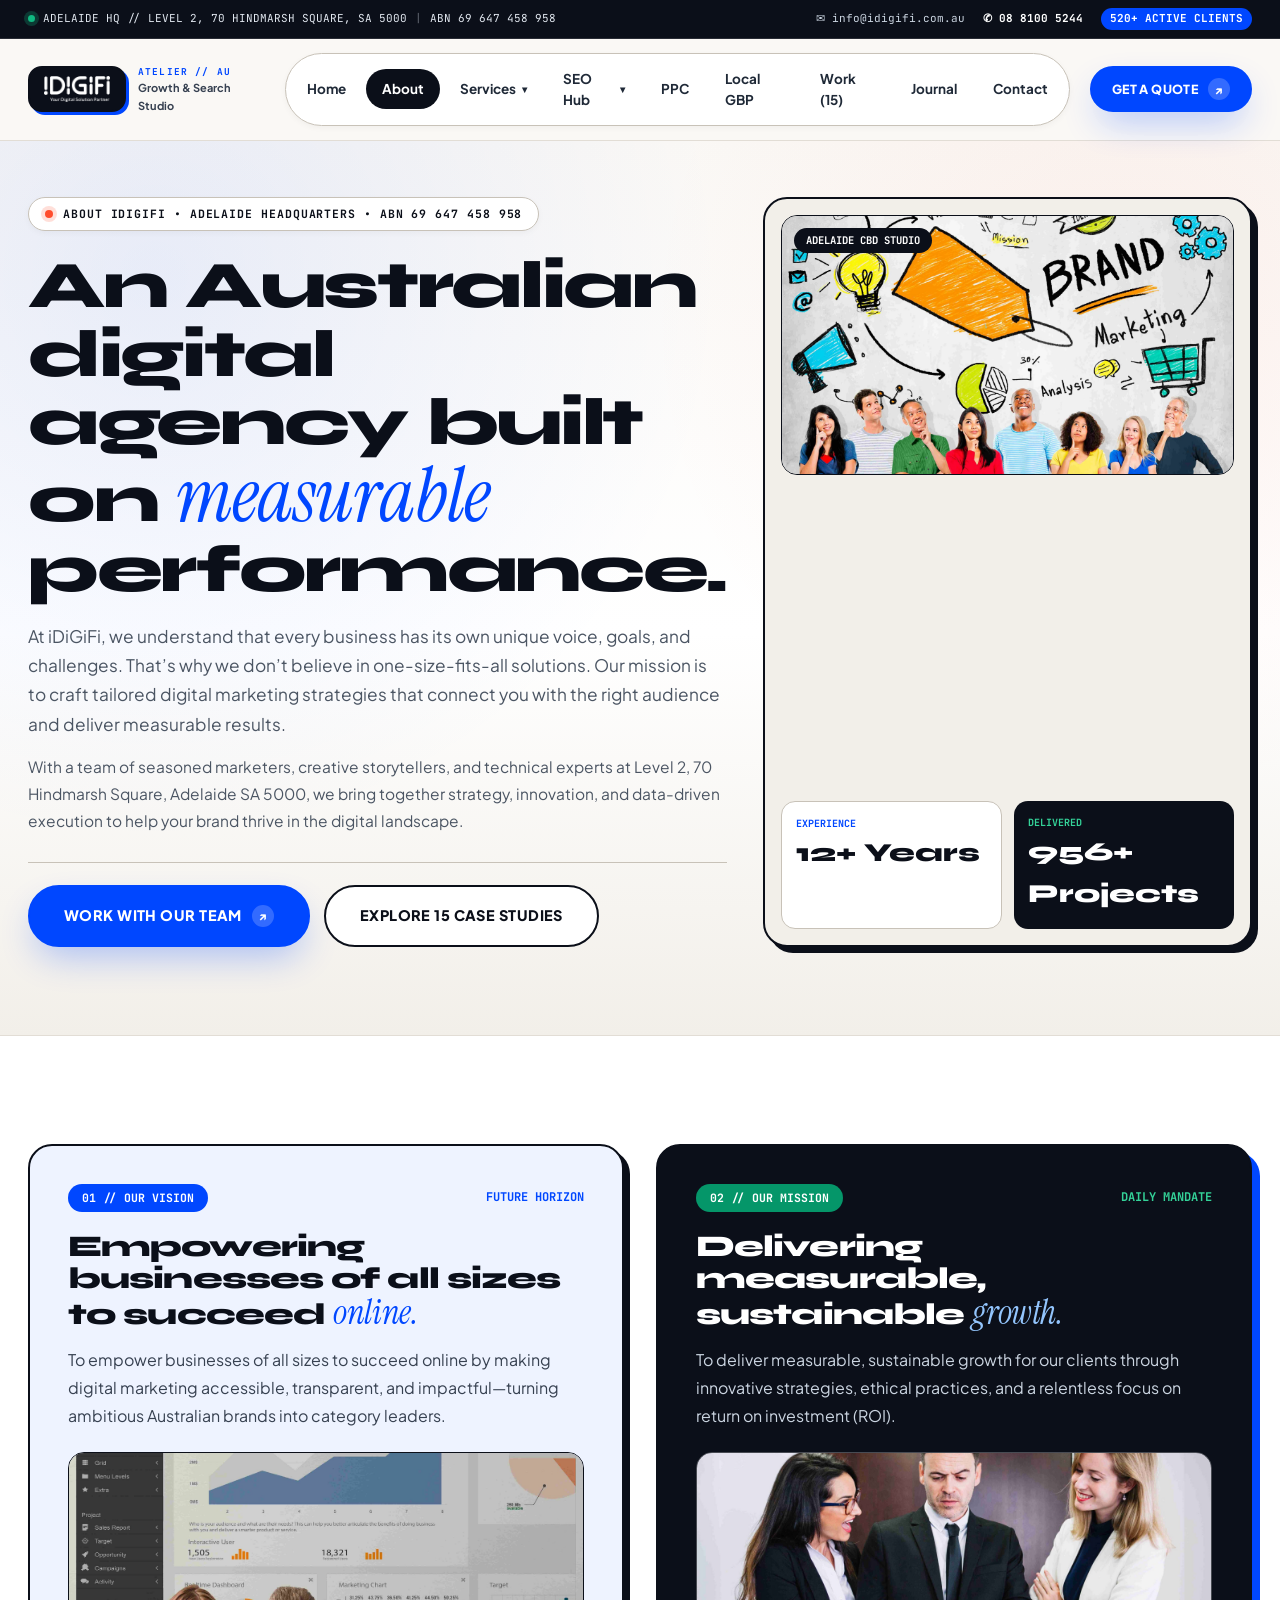
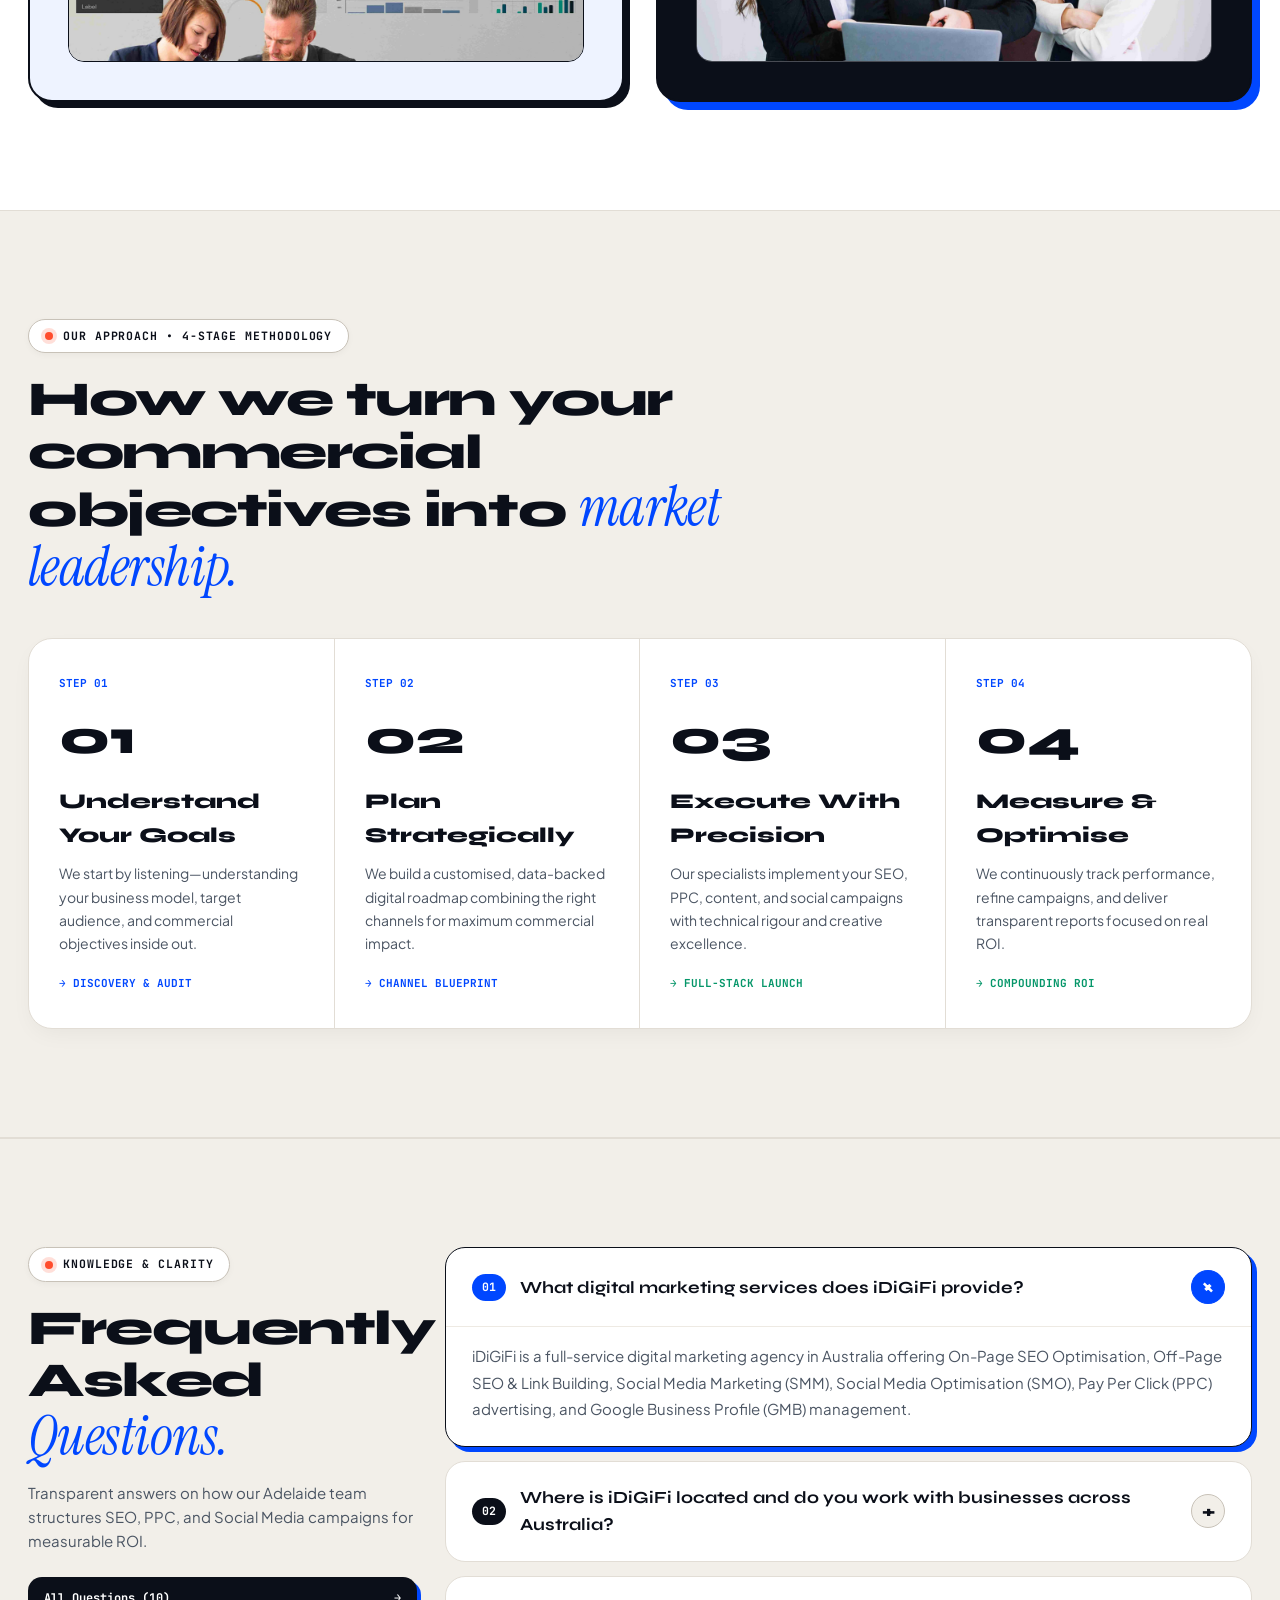
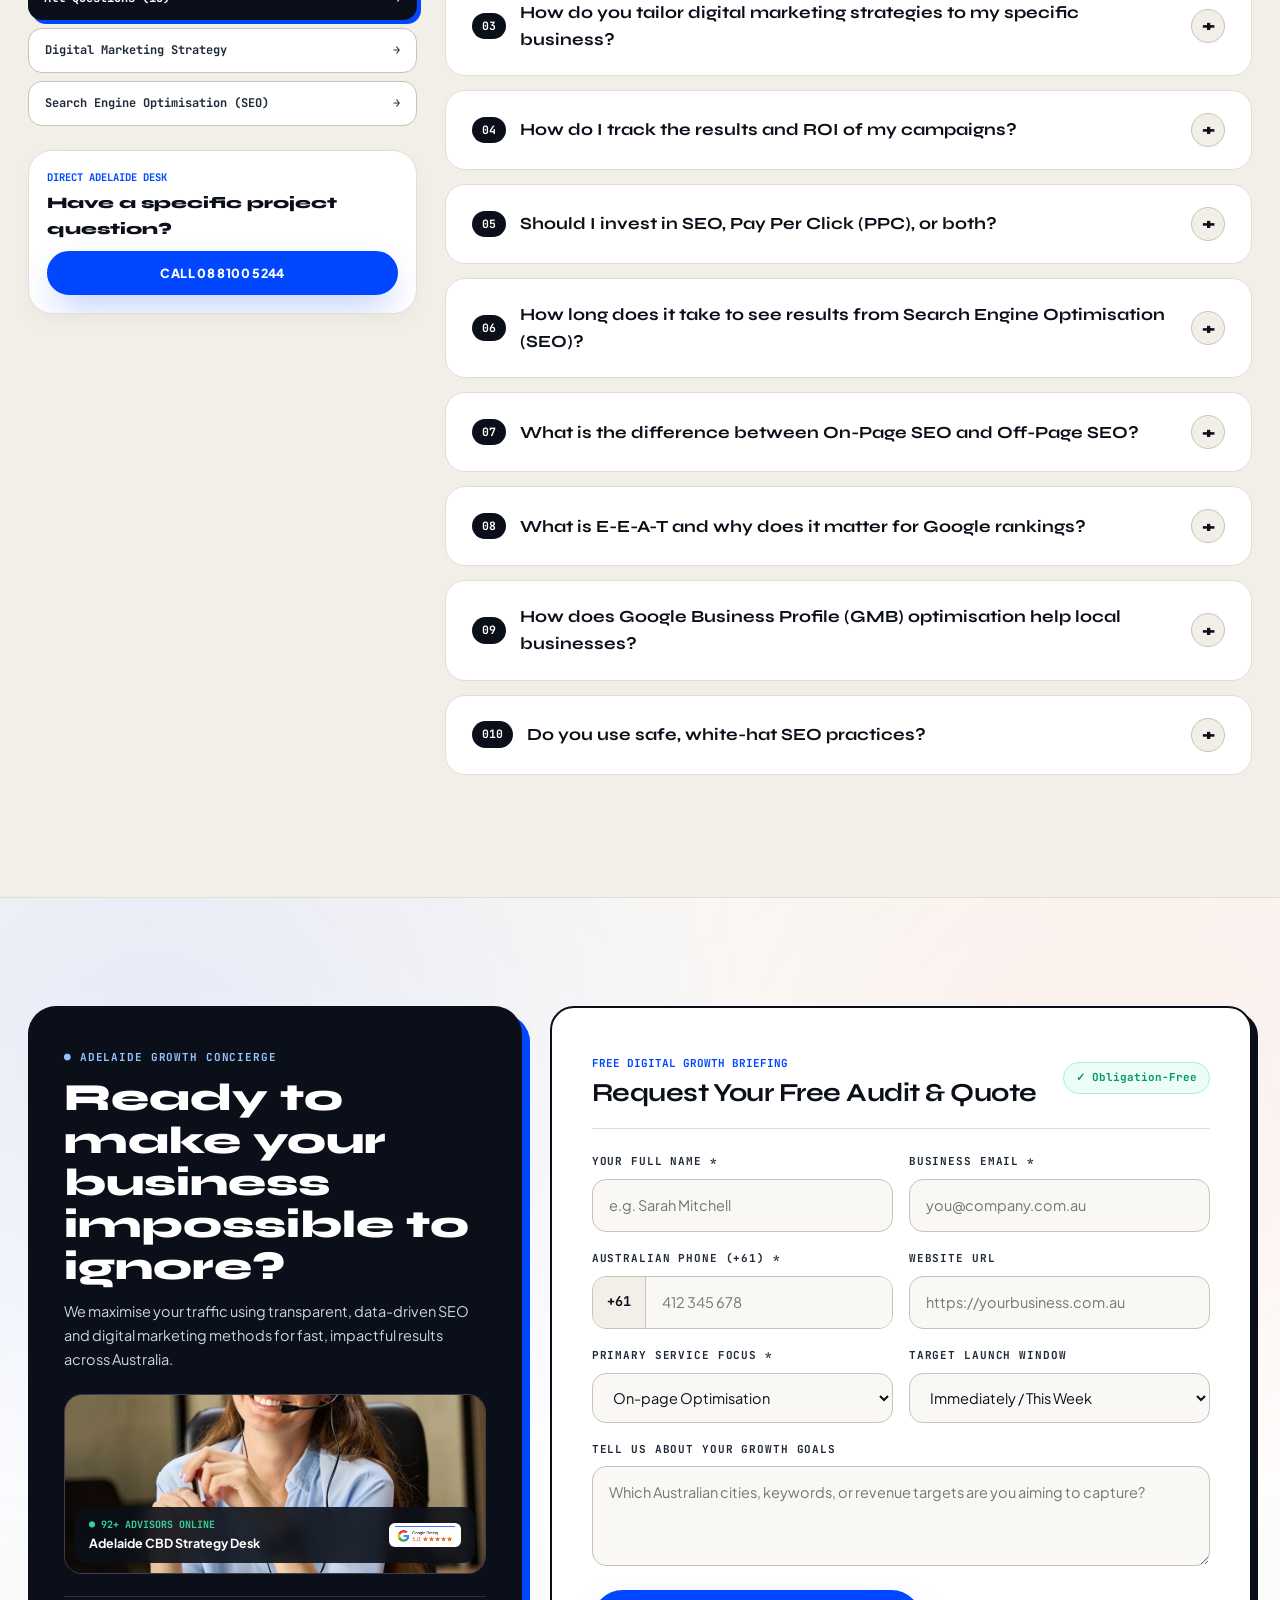
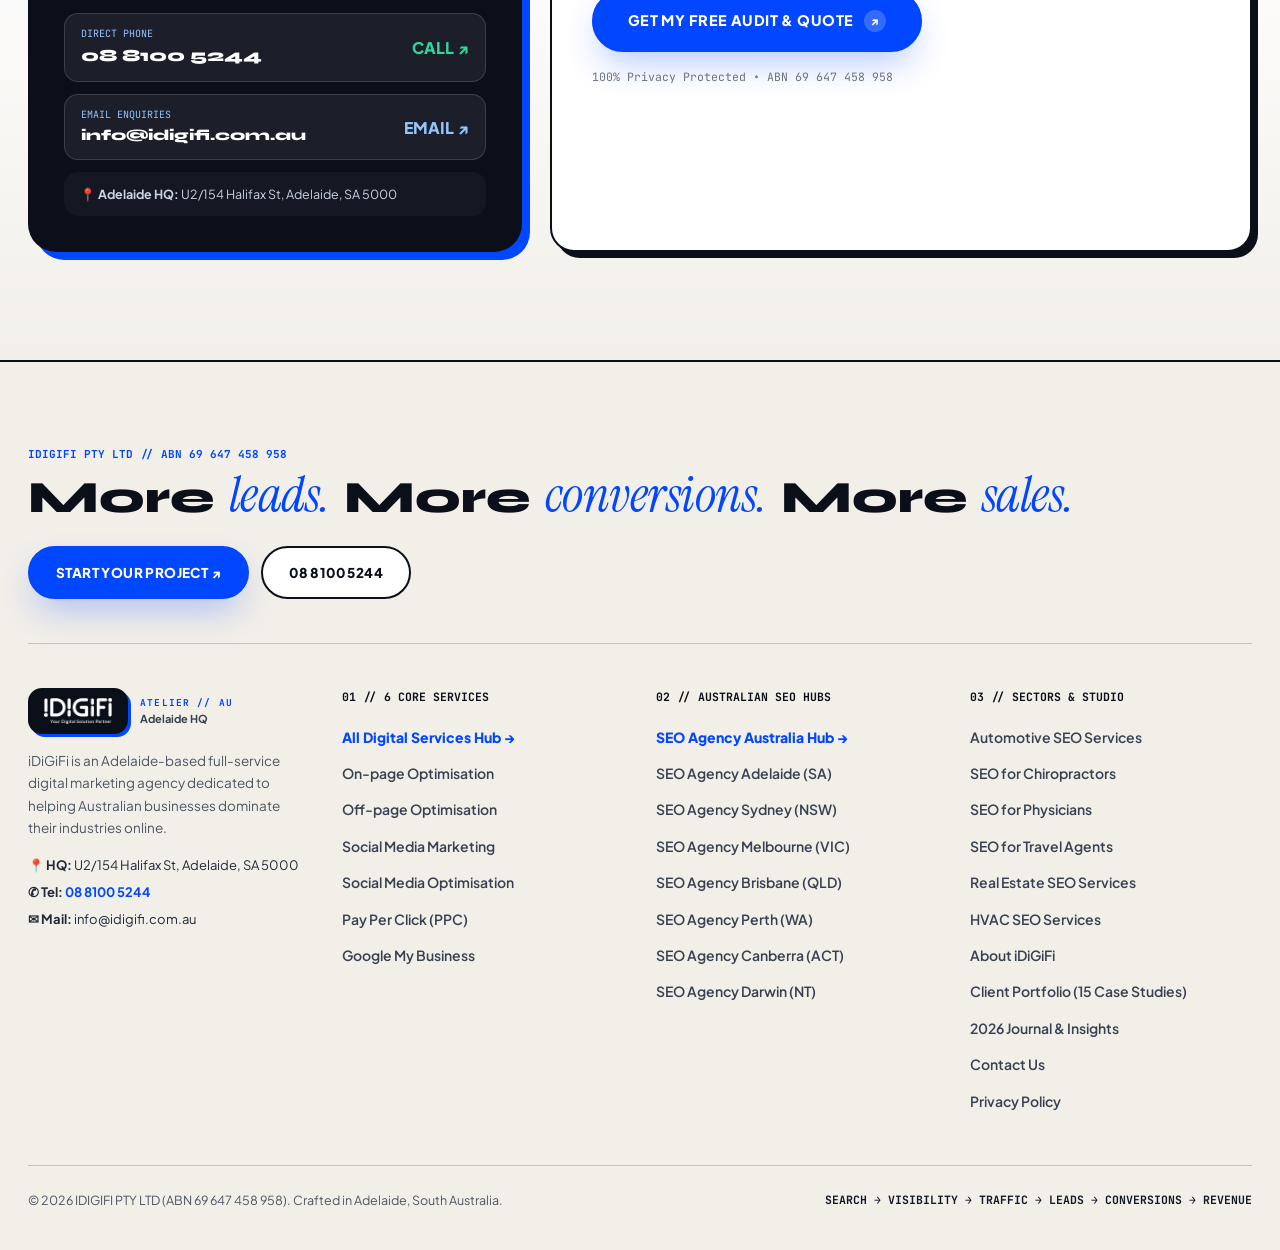
<file: about.html>
<!DOCTYPE html>
<html lang="en-AU">
<head>
  <meta charset="UTF-8" />
  <meta name="viewport" content="width=device-width, initial-scale=1.0" />
  <title>About iDiGiFi | Adelaide Digital Marketing & Search Atelier</title>
  <meta name="description" content="iDiGiFi is an Adelaide-headquartered digital marketing agency helping Australian businesses grow online. 12+ years experience, 956+ projects done, 92+ team advisors, and 520+ active clients." />
  <link rel="icon" type="image/jpeg" href="images/favicon.jpg" />
  <link rel="stylesheet" href="css/styles.css" />
</head>
<body>
  <div id="site-header-mount"></div>

  <main id="main-content">
    <!-- 1. ARCHITECTURAL EDITORIAL ABOUT HERO -->
    <section class="hero-atelier bg-ice-gradient bg-grid-light border-bottom">
      <div class="container">
        <div class="grid-12" style="align-items:stretch;gap:36px;">
          <div class="col-7" style="display:flex;flex-direction:column;justify-content:space-between;">
            <div>
              <span class="eyebrow"><span class="eyebrow-dot"></span><span>About iDiGiFi • Adelaide Headquarters • ABN 69 647 458 958</span></span>
              <h1 class="h1-display">
                An Australian digital agency built on <span class="serif-italic">measurable</span> performance.
              </h1>
              <p class="text-lead" style="margin-top:18px;">
                At iDiGiFi, we understand that every business has its own unique voice, goals, and challenges. That’s why we don’t believe in one-size-fits-all solutions. Our mission is to craft tailored digital marketing strategies that connect you with the right audience and deliver measurable results.
              </p>
              <p style="font-size:15.5px;color:var(--ink-600);margin-top:14px;line-height:1.75;">
                With a team of seasoned marketers, creative storytellers, and technical experts at Level 2, 70 Hindmarsh Square, Adelaide SA 5000, we bring together strategy, innovation, and data-driven execution to help your brand thrive in the digital landscape.
              </p>
            </div>
            <div style="display:flex;flex-wrap:wrap;gap:14px;margin-top:28px;padding-top:22px;border-top:1px solid var(--border-strong);">
              <a href="contact.html" class="btn btn-primary btn-lg"><span>WORK WITH OUR TEAM</span><span class="btn-arrow">↗</span></a>
              <a href="portfolio.html" class="btn btn-outline btn-lg"><span>EXPLORE 15 CASE STUDIES</span></a>
            </div>
          </div>

          <div class="col-5">
            <div class="card-architectural" style="padding:16px;background:var(--bg-stone);height:100%;display:flex;flex-direction:column;justify-content:space-between;">
              <div style="position:relative;height:260px;border-radius:16px;overflow:hidden;border:1.5px solid var(--ink-950);margin-bottom:14px;">
                <img src="images/editorial/about-team.jpg" alt="iDiGiFi Adelaide Strategy Team" style="width:100%;height:100%;object-fit:cover;" />
                <span class="font-mono" style="position:absolute;top:12px;left:12px;background:var(--ink-950);color:#ffffff;padding:4px 12px;border-radius:999px;font-size:10.5px;font-weight:700;">ADELAIDE CBD STUDIO</span>
              </div>
              <div class="grid-2" style="gap:12px;">
                <div style="padding:14px;border-radius:14px;background:#ffffff;border:1px solid var(--border-strong);">
                  <div class="font-mono" style="font-size:10px;color:var(--cobalt);font-weight:700;">EXPERIENCE</div>
                  <div style="font-family:var(--font-display);font-size:26px;font-weight:800;">12+ Years</div>
                </div>
                <div style="padding:14px;border-radius:14px;background:var(--ink-950);color:#ffffff;">
                  <div class="font-mono" style="font-size:10px;color:#34d399;font-weight:700;">DELIVERED</div>
                  <div style="font-family:var(--font-display);font-size:26px;font-weight:800;">956+ Projects</div>
                </div>
              </div>
            </div>
          </div>
        </div>
      </div>
    </section>

    <!-- 2. VISION & MISSION ARCHITECTURAL SPLIT -->
    <section class="section bg-white border-bottom">
      <div class="container">
        <div class="grid-2" style="gap:32px;">
          <div class="card-architectural" style="padding:38px;background:var(--bg-ice);">
            <div style="display:flex;justify-content:space-between;align-items:center;margin-bottom:18px;">
              <span class="font-mono" style="padding:5px 14px;border-radius:999px;background:var(--cobalt);color:#ffffff;font-size:11.5px;font-weight:700;">01 // OUR VISION</span>
              <span class="font-mono" style="font-size:12px;color:var(--cobalt);font-weight:700;">FUTURE HORIZON</span>
            </div>
            <h2 class="h2-display" style="font-size:30px;margin-bottom:14px;">
              Empowering businesses of all sizes to succeed <span class="serif-italic">online.</span>
            </h2>
            <p style="font-size:16px;color:var(--ink-700);line-height:1.75;margin-bottom:22px;">
              To empower businesses of all sizes to succeed online by making digital marketing accessible, transparent, and impactful—turning ambitious Australian brands into category leaders.
            </p>
            <img src="images/editorial/about-strategy.jpg" alt="Our Vision" style="width:100%;height:210px;object-fit:cover;border-radius:16px;border:1.5px solid var(--ink-950);" />
          </div>

          <div class="card-architectural" style="padding:38px;background:var(--ink-950);color:#ffffff;box-shadow:8px 8px 0px var(--cobalt);">
            <div style="display:flex;justify-content:space-between;align-items:center;margin-bottom:18px;">
              <span class="font-mono" style="padding:5px 14px;border-radius:999px;background:var(--emerald);color:#ffffff;font-size:11.5px;font-weight:700;">02 // OUR MISSION</span>
              <span class="font-mono" style="font-size:12px;color:#34d399;font-weight:700;">DAILY MANDATE</span>
            </div>
            <h2 class="h2-display" style="font-size:30px;margin-bottom:14px;color:#ffffff;">
              Delivering measurable, sustainable <span class="serif-italic" style="color:#93c5fd;">growth.</span>
            </h2>
            <p style="font-size:16px;color:#cbd5e1;line-height:1.75;margin-bottom:22px;">
              To deliver measurable, sustainable growth for our clients through innovative strategies, ethical practices, and a relentless focus on return on investment (ROI).
            </p>
            <img src="images/wp/corporate-laptop.jpg" alt="Our Mission" style="width:100%;height:210px;object-fit:cover;border-radius:16px;border:1.5px solid rgba(255,255,255,0.25);" />
          </div>
        </div>
      </div>
    </section>

    <!-- 3. EXPOSED SWISS GRID: 4-STEP METHODOLOGY -->
    <section class="section bg-stone border-bottom">
      <div class="container">
        <div style="max-width:740px;margin-bottom:40px;">
          <span class="eyebrow"><span class="eyebrow-dot"></span><span>Our Approach • 4-Stage Methodology</span></span>
          <h2 class="h2-display">How we turn your commercial objectives into <span class="serif-italic">market leadership.</span></h2>
        </div>

        <div class="swiss-grid-4">
          <div class="swiss-cell">
            <div>
              <div class="font-mono swiss-cell-index" style="font-size:11px;color:var(--cobalt);font-weight:700;">STEP 01</div>
              <div class="swiss-metric-num" style="font-family:var(--font-display);font-size:48px;font-weight:800;margin:8px 0;">01</div>
              <h3 style="font-family:var(--font-display);font-size:21px;font-weight:800;margin-bottom:10px;">Understand Your Goals</h3>
              <p class="swiss-cell-sub" style="font-size:14px;color:var(--ink-600);line-height:1.65;">
                We start by listening—understanding your business model, target audience, and commercial objectives inside out.
              </p>
            </div>
            <div class="font-mono swiss-cell-sub" style="margin-top:20px;font-size:11px;font-weight:700;color:var(--cobalt);">→ DISCOVERY &amp; AUDIT</div>
          </div>

          <div class="swiss-cell">
            <div>
              <div class="font-mono swiss-cell-index" style="font-size:11px;color:var(--cobalt);font-weight:700;">STEP 02</div>
              <div class="swiss-metric-num" style="font-family:var(--font-display);font-size:48px;font-weight:800;margin:8px 0;">02</div>
              <h3 style="font-family:var(--font-display);font-size:21px;font-weight:800;margin-bottom:10px;">Plan Strategically</h3>
              <p class="swiss-cell-sub" style="font-size:14px;color:var(--ink-600);line-height:1.65;">
                We build a customised, data-backed digital roadmap combining the right channels for maximum commercial impact.
              </p>
            </div>
            <div class="font-mono swiss-cell-sub" style="margin-top:20px;font-size:11px;font-weight:700;color:var(--cobalt);">→ CHANNEL BLUEPRINT</div>
          </div>

          <div class="swiss-cell">
            <div>
              <div class="font-mono swiss-cell-index" style="font-size:11px;color:var(--cobalt);font-weight:700;">STEP 03</div>
              <div class="swiss-metric-num" style="font-family:var(--font-display);font-size:48px;font-weight:800;margin:8px 0;">03</div>
              <h3 style="font-family:var(--font-display);font-size:21px;font-weight:800;margin-bottom:10px;">Execute With Precision</h3>
              <p class="swiss-cell-sub" style="font-size:14px;color:var(--ink-600);line-height:1.65;">
                Our specialists implement your SEO, PPC, content, and social campaigns with technical rigour and creative excellence.
              </p>
            </div>
            <div class="font-mono swiss-cell-sub" style="margin-top:20px;font-size:11px;font-weight:700;color:var(--emerald);">→ FULL-STACK LAUNCH</div>
          </div>

          <div class="swiss-cell">
            <div>
              <div class="font-mono swiss-cell-index" style="font-size:11px;color:var(--cobalt);font-weight:700;">STEP 04</div>
              <div class="swiss-metric-num" style="font-family:var(--font-display);font-size:48px;font-weight:800;margin:8px 0;">04</div>
              <h3 style="font-family:var(--font-display);font-size:21px;font-weight:800;margin-bottom:10px;">Measure &amp; Optimise</h3>
              <p class="swiss-cell-sub" style="font-size:14px;color:var(--ink-600);line-height:1.65;">
                We continuously track performance, refine campaigns, and deliver transparent reports focused on real ROI.
              </p>
            </div>
            <div class="font-mono swiss-cell-sub" style="margin-top:20px;font-size:11px;font-weight:700;color:var(--emerald);">→ COMPOUNDING ROI</div>
          </div>
        </div>
      </div>
    </section>

    <div id="faq-mount"></div>
    <div id="contact-mount"></div>
  </main>

  <div id="site-footer-mount"></div>

  <script src="js/data.js"></script>
  <script src="js/app.js"></script>
</body>
</html>
</file>
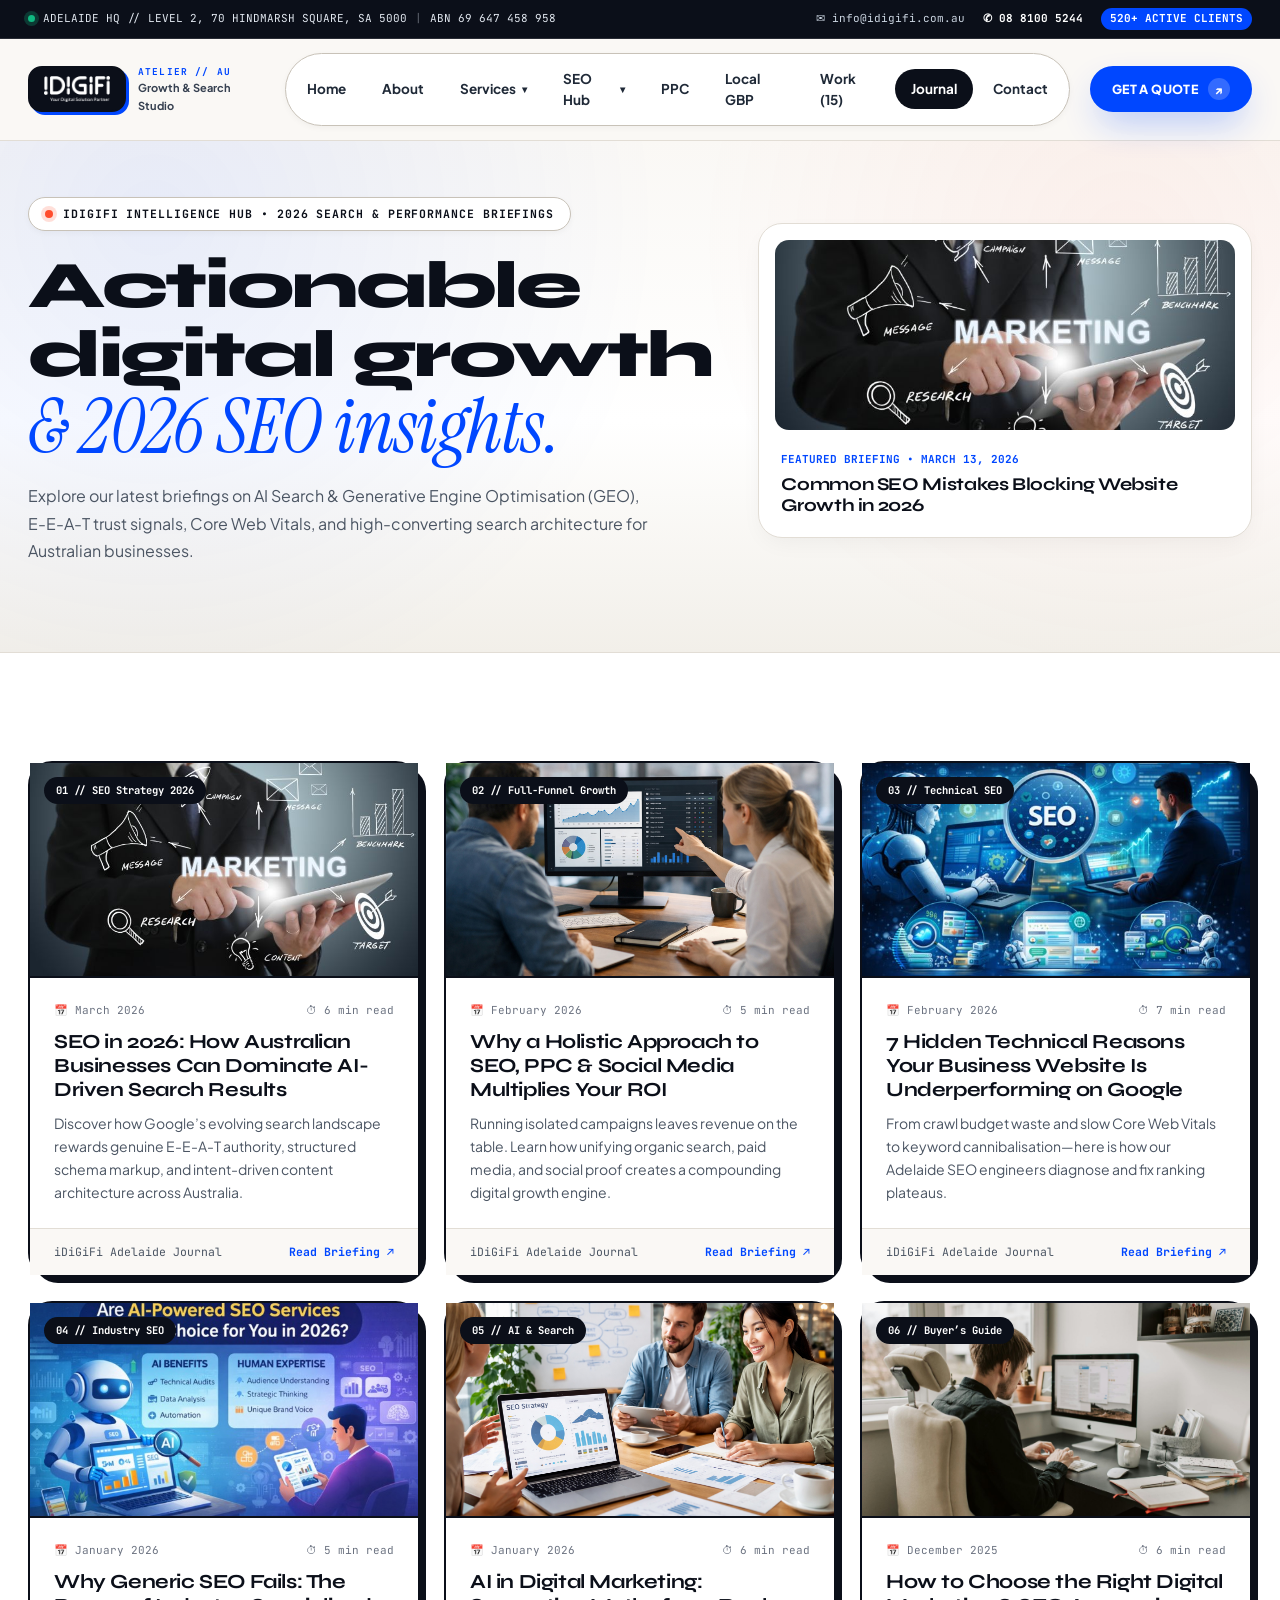
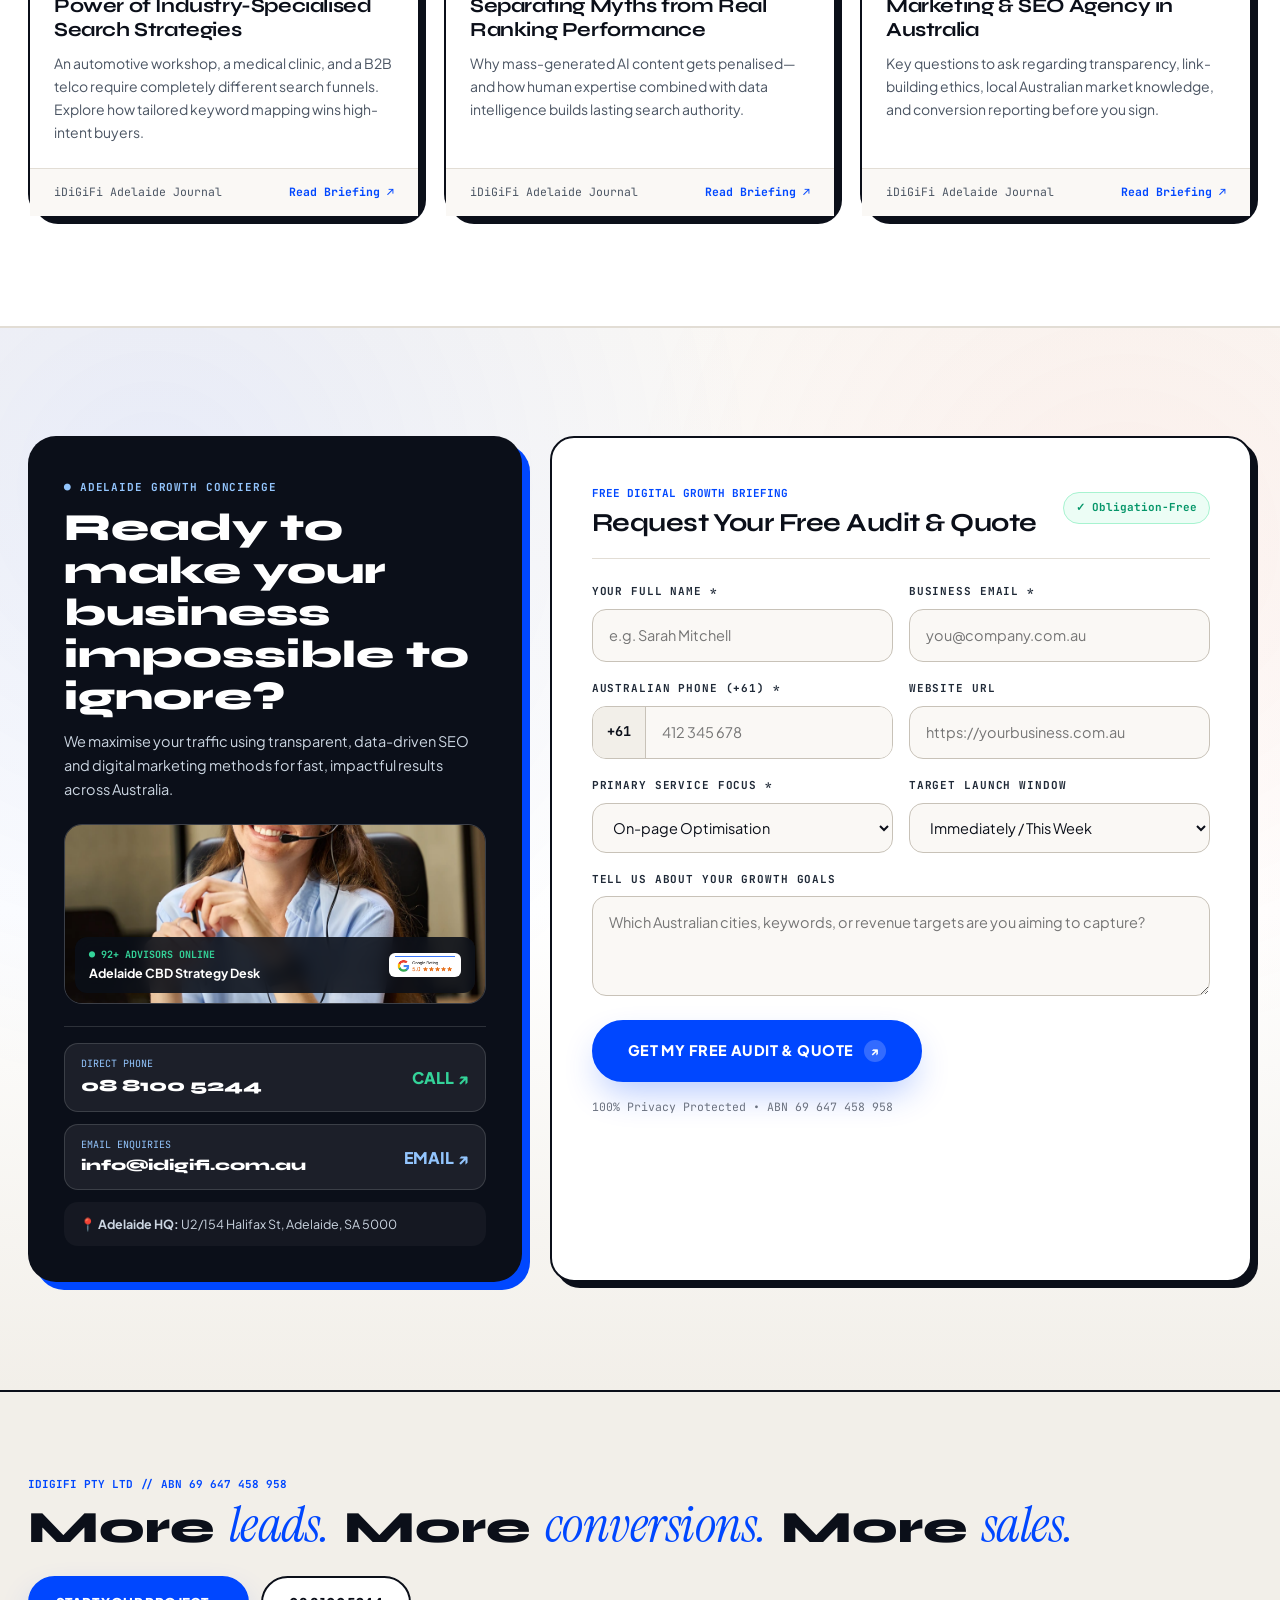
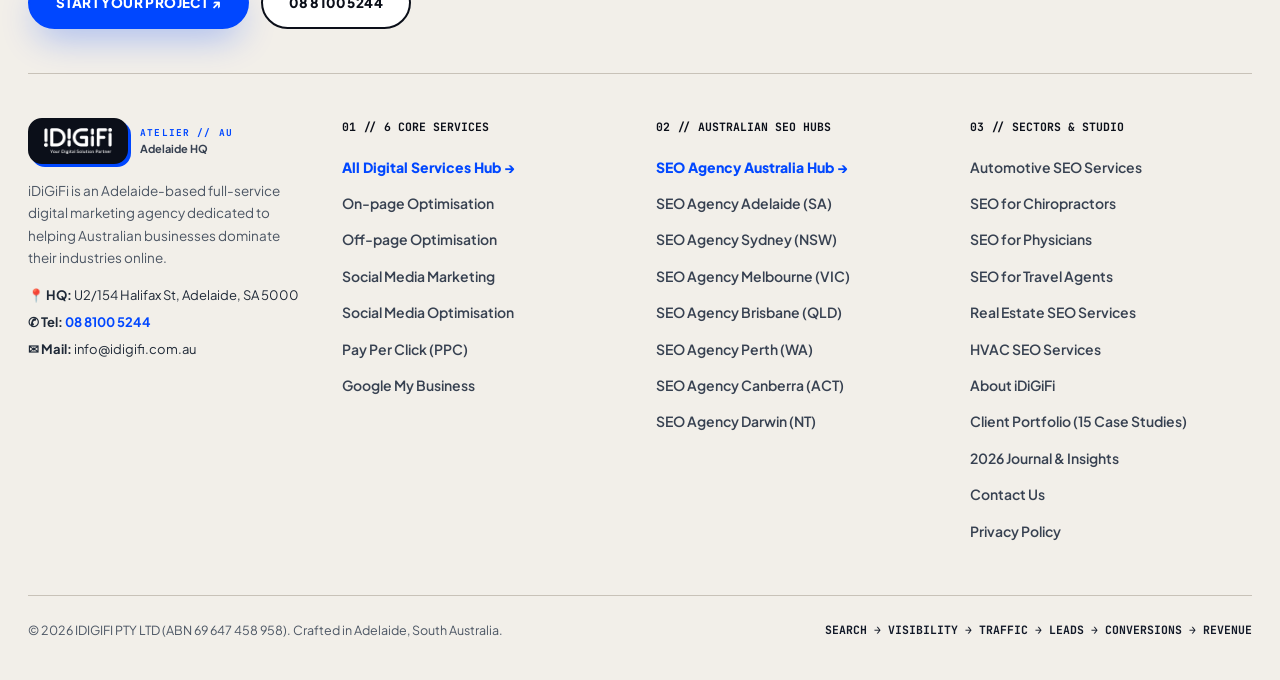
<file: blog.html>
<!DOCTYPE html>
<html lang="en-AU">
<head>
  <meta charset="UTF-8" />
  <meta name="viewport" content="width=device-width, initial-scale=1.0" />
  <title>Digital Marketing Blog & 2026 SEO Insights | iDiGiFi</title>
  <meta name="description" content="Actionable 2026 search engine optimisation, AI Search & GEO, E-E-A-T, Core Web Vitals, and Australian digital growth briefings from the iDiGiFi team." />
  <link rel="icon" type="image/jpeg" href="images/favicon.jpg" />
  <link rel="stylesheet" href="css/styles.css" />
</head>
<body>
  <div id="site-header-mount"></div>

  <main id="main-content">
    <!-- 1. BLOG HERO -->
    <section class="hero-atelier bg-ice-gradient bg-grid-light border-bottom">
      <div class="container">
        <div class="grid-12">
          <div class="col-7">
            <span class="eyebrow"><span class="eyebrow-dot"></span><span>iDiGiFi Intelligence Hub • 2026 Search &amp; Performance Briefings</span></span>
            <h1 class="h1-display">
              Actionable digital growth
              <span class="serif-italic">&amp; 2026 SEO insights.</span>
            </h1>
            <p style="font-size:16px;color:var(--ink-600);margin-top:16px;line-height:1.7;max-width:620px;">
              Explore our latest briefings on AI Search &amp; Generative Engine Optimisation (GEO), E-E-A-T trust signals, Core Web Vitals, and high-converting search architecture for Australian businesses.
            </p>
          </div>
          <div class="col-5">
            <div class="card" style="padding:16px;">
              <img src="images/wp/blog-seo-2026.jpg" alt="Common SEO Mistakes in 2026" style="width:100%;height:190px;object-fit:cover;border-radius:14px;" />
              <div style="padding:14px 6px 4px;">
                <span class="font-mono" style="font-size:11px;color:var(--cobalt);font-weight:700;">FEATURED BRIEFING • MARCH 13, 2026</span>
                <h2 class="h3-display" style="font-size:18px;margin-top:4px;">Common SEO Mistakes Blocking Website Growth in 2026</h2>
              </div>
            </div>
          </div>
        </div>
      </div>
    </section>

    <!-- 2. BLOG ARTICLES GRID -->
    <section class="section bg-white border-bottom">
      <div class="container">
        <div id="blog-grid-mount" class="grid-3"></div>
      </div>
    </section>

    <!-- Blog Reader Modal -->
    <div id="blog-modal" class="modal-backdrop"></div>

    <!-- 3. CONTACT -->
    <div id="contact-mount"></div>
  </main>

  <div id="site-footer-mount"></div>

  <script src="js/data.js"></script>
  <script src="js/app.js"></script>
</body>
</html>
</file>
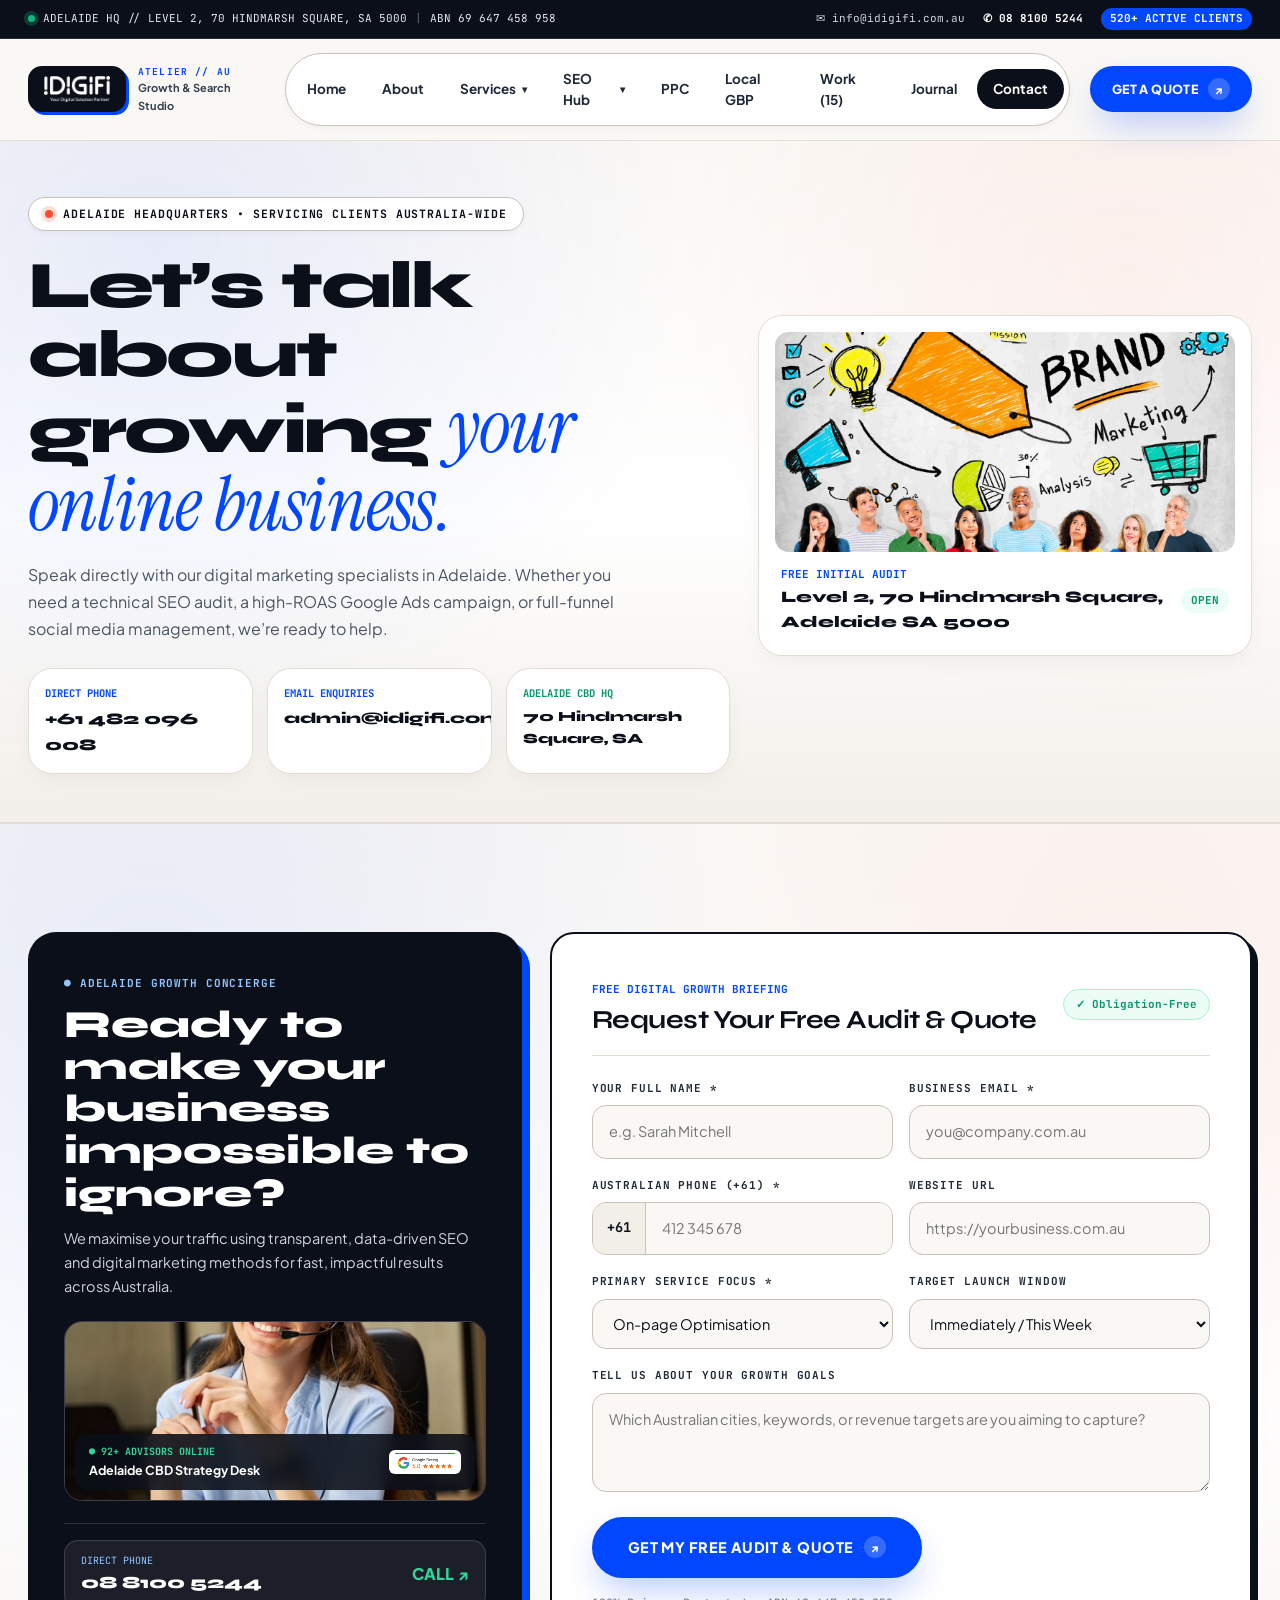
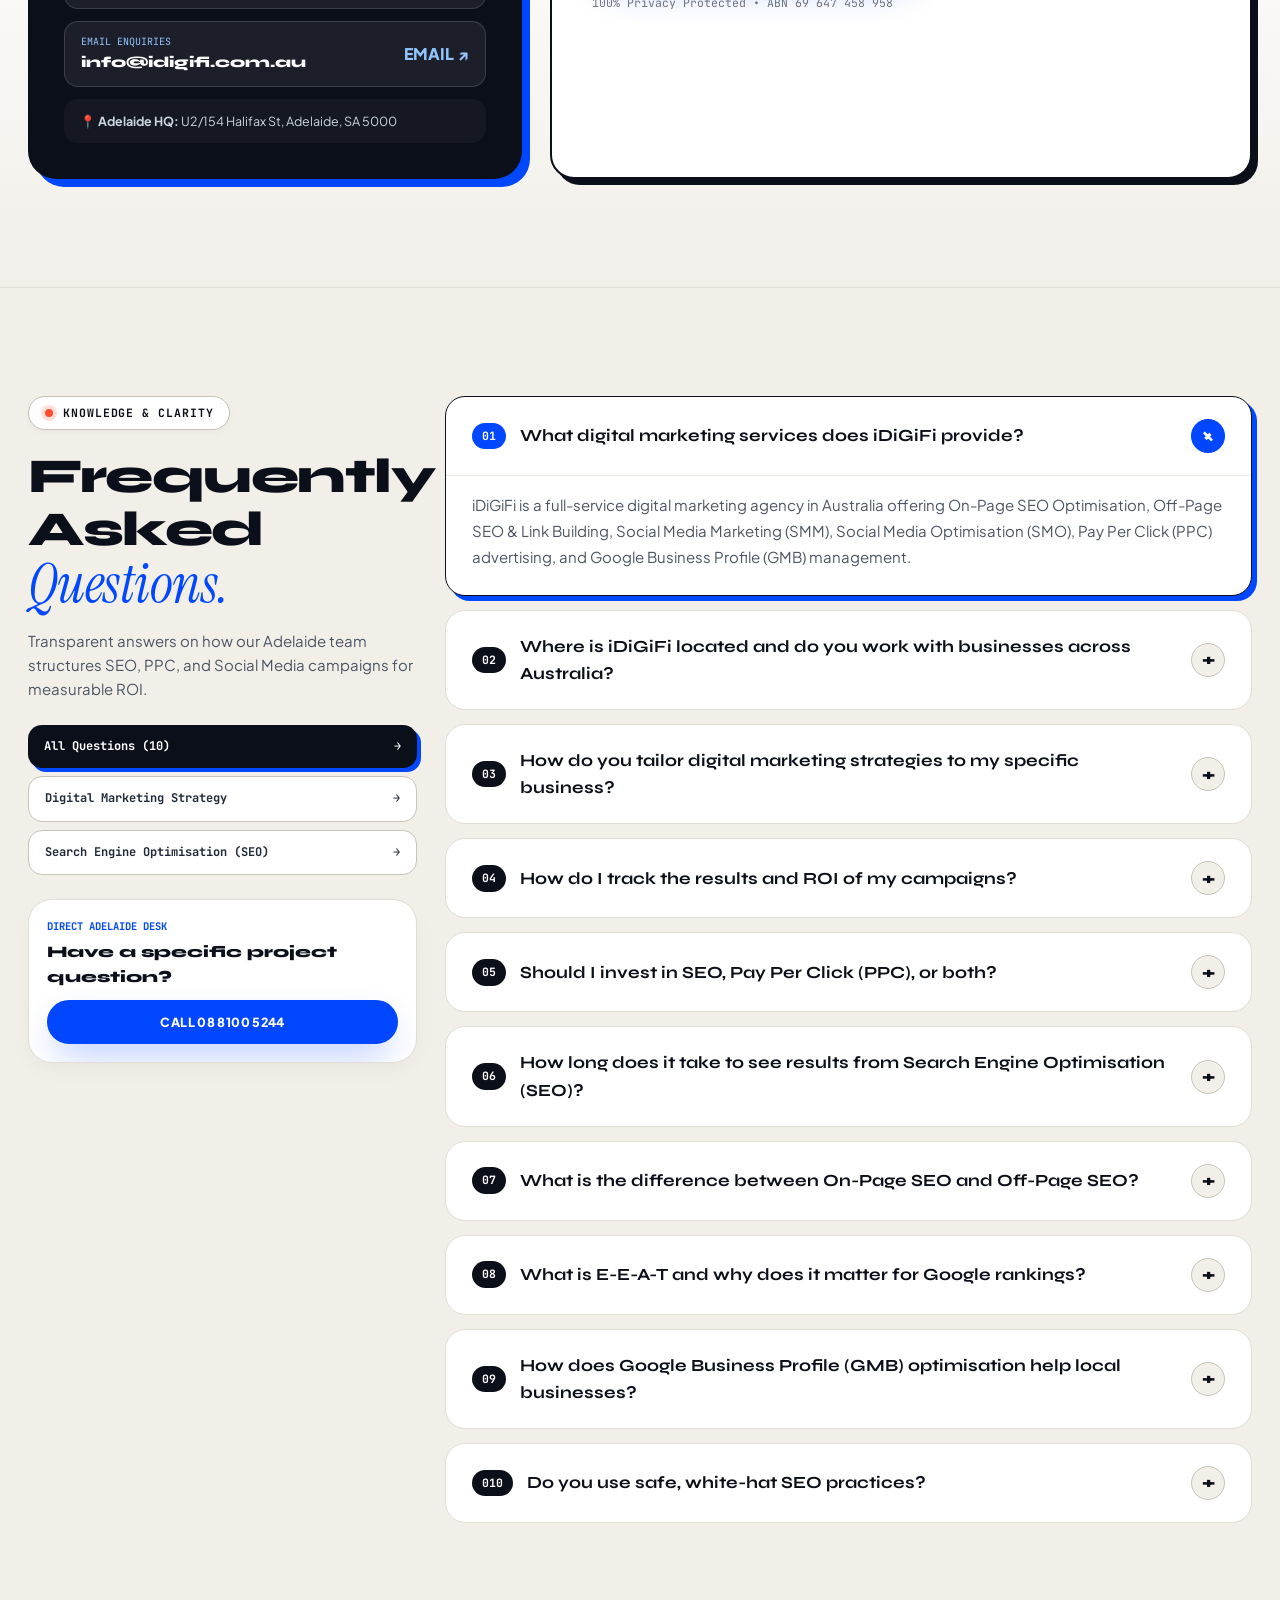
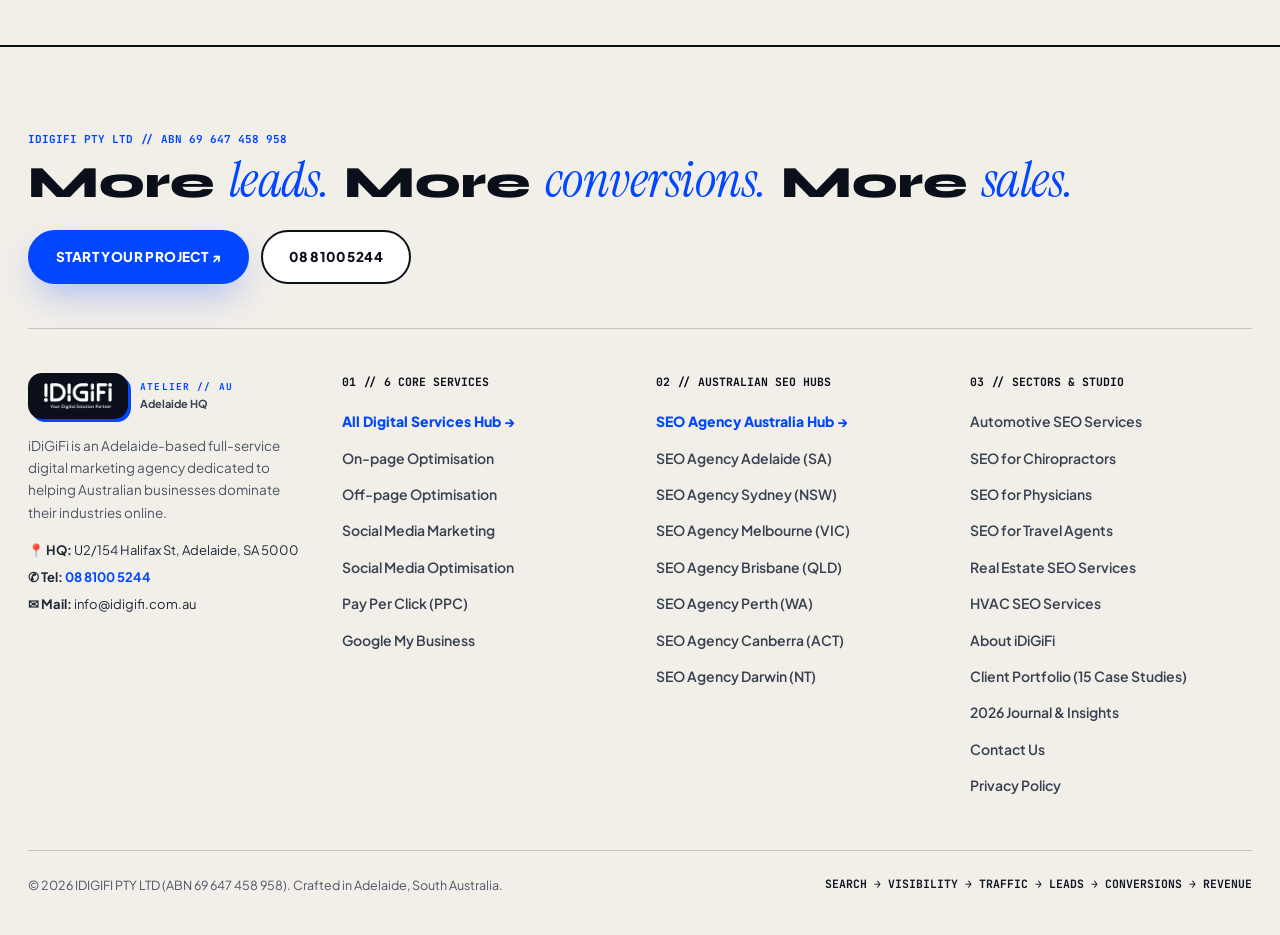
<file: contact.html>
<!DOCTYPE html>
<html lang="en-AU">
<head>
  <meta charset="UTF-8" />
  <meta name="viewport" content="width=device-width, initial-scale=1.0" />
  <title>Contact iDiGiFi | Adelaide Digital Marketing Agency</title>
  <meta name="description" content="Get a free digital marketing consultation with iDiGiFi. Visit our Adelaide CBD headquarters at Level 2, 70 Hindmarsh Square, Adelaide SA 5000 or call +61 482 096 008." />
  <link rel="icon" type="image/jpeg" href="images/favicon.jpg" />
  <link rel="stylesheet" href="css/styles.css" />
</head>
<body>
  <div id="site-header-mount"></div>

  <main id="main-content">
    <!-- 1. CONTACT HERO -->
    <section class="hero-atelier bg-ice-gradient bg-grid-light border-bottom" style="padding-bottom:48px;">
      <div class="container">
        <div class="grid-12">
          <div class="col-7">
            <span class="eyebrow"><span class="eyebrow-dot"></span><span>Adelaide Headquarters • Servicing Clients Australia-Wide</span></span>
            <h1 class="h1-display">
              Let’s talk about growing
              <span class="serif-italic">your online business.</span>
            </h1>
            <p style="font-size:16px;color:var(--ink-600);margin-top:16px;line-height:1.7;max-width:620px;">
              Speak directly with our digital marketing specialists in Adelaide. Whether you need a technical SEO audit, a high-ROAS Google Ads campaign, or full-funnel social media management, we’re ready to help.
            </p>
            <div class="grid-3" style="gap:14px;margin-top:26px;">
              <a href="tel:+61482096008" class="card" style="padding:16px;">
                <div class="font-mono" style="font-size:10.5px;color:var(--cobalt);font-weight:700;">DIRECT PHONE</div>
                <div style="font-family:var(--font-display);font-size:16px;font-weight:800;margin-top:4px;">+61 482 096 008</div>
              </a>
              <a href="mailto:admin@idigifi.com.au" class="card" style="padding:16px;">
                <div class="font-mono" style="font-size:10.5px;color:var(--cobalt);font-weight:700;">EMAIL ENQUIRIES</div>
                <div style="font-family:var(--font-display);font-size:15px;font-weight:800;margin-top:4px;">admin@idigifi.com.au</div>
              </a>
              <div class="card" style="padding:16px;">
                <div class="font-mono" style="font-size:10.5px;color:var(--emerald);font-weight:700;">ADELAIDE CBD HQ</div>
                <div style="font-family:var(--font-display);font-size:14px;font-weight:800;margin-top:4px;">70 Hindmarsh Square, SA</div>
              </div>
            </div>
          </div>

          <div class="col-5">
            <div class="card" style="padding:16px;">
              <img src="images/editorial/about-team.jpg" alt="iDiGiFi Strategy Consultation" style="width:100%;height:220px;object-fit:cover;border-radius:14px;" />
              <div style="padding:14px 6px 4px;display:flex;justify-content:space-between;align-items:center;">
                <div>
                  <div class="font-mono" style="font-size:11px;color:var(--cobalt);font-weight:700;">FREE INITIAL AUDIT</div>
                  <div style="font-family:var(--font-display);font-size:16px;font-weight:800;">Level 2, 70 Hindmarsh Square, Adelaide SA 5000</div>
                </div>
                <span class="font-mono" style="padding:4px 10px;border-radius:999px;background:var(--bg-emerald-soft);color:var(--emerald);font-size:11px;font-weight:700;">OPEN</span>
              </div>
            </div>
          </div>
        </div>
      </div>
    </section>

    <!-- 2. MAIN CONTACT FORM & LOCATION DETAILS -->
    <div id="contact-mount"></div>

    <!-- 3. FAQ ACCORDION -->
    <div id="faq-mount"></div>
  </main>

  <div id="site-footer-mount"></div>

  <script src="js/data.js"></script>
  <script src="js/app.js"></script>
</body>
</html>
</file>
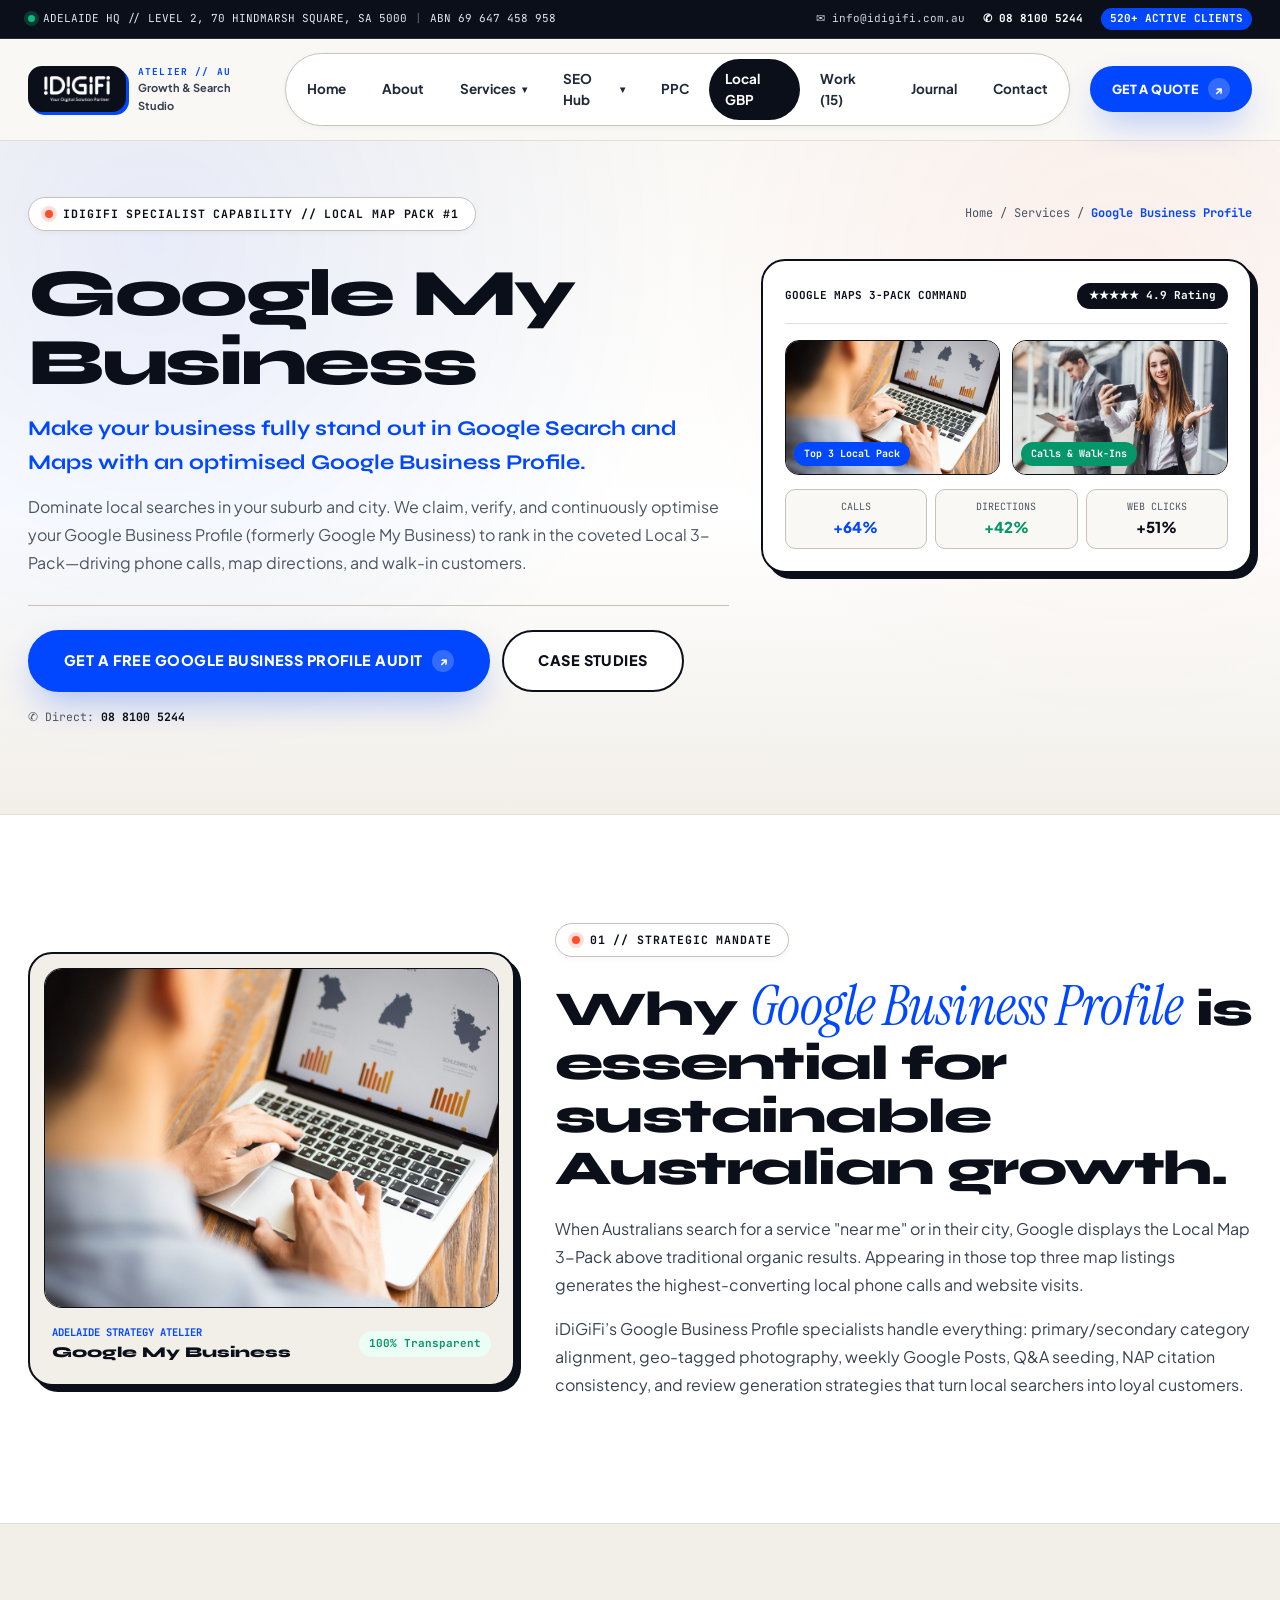
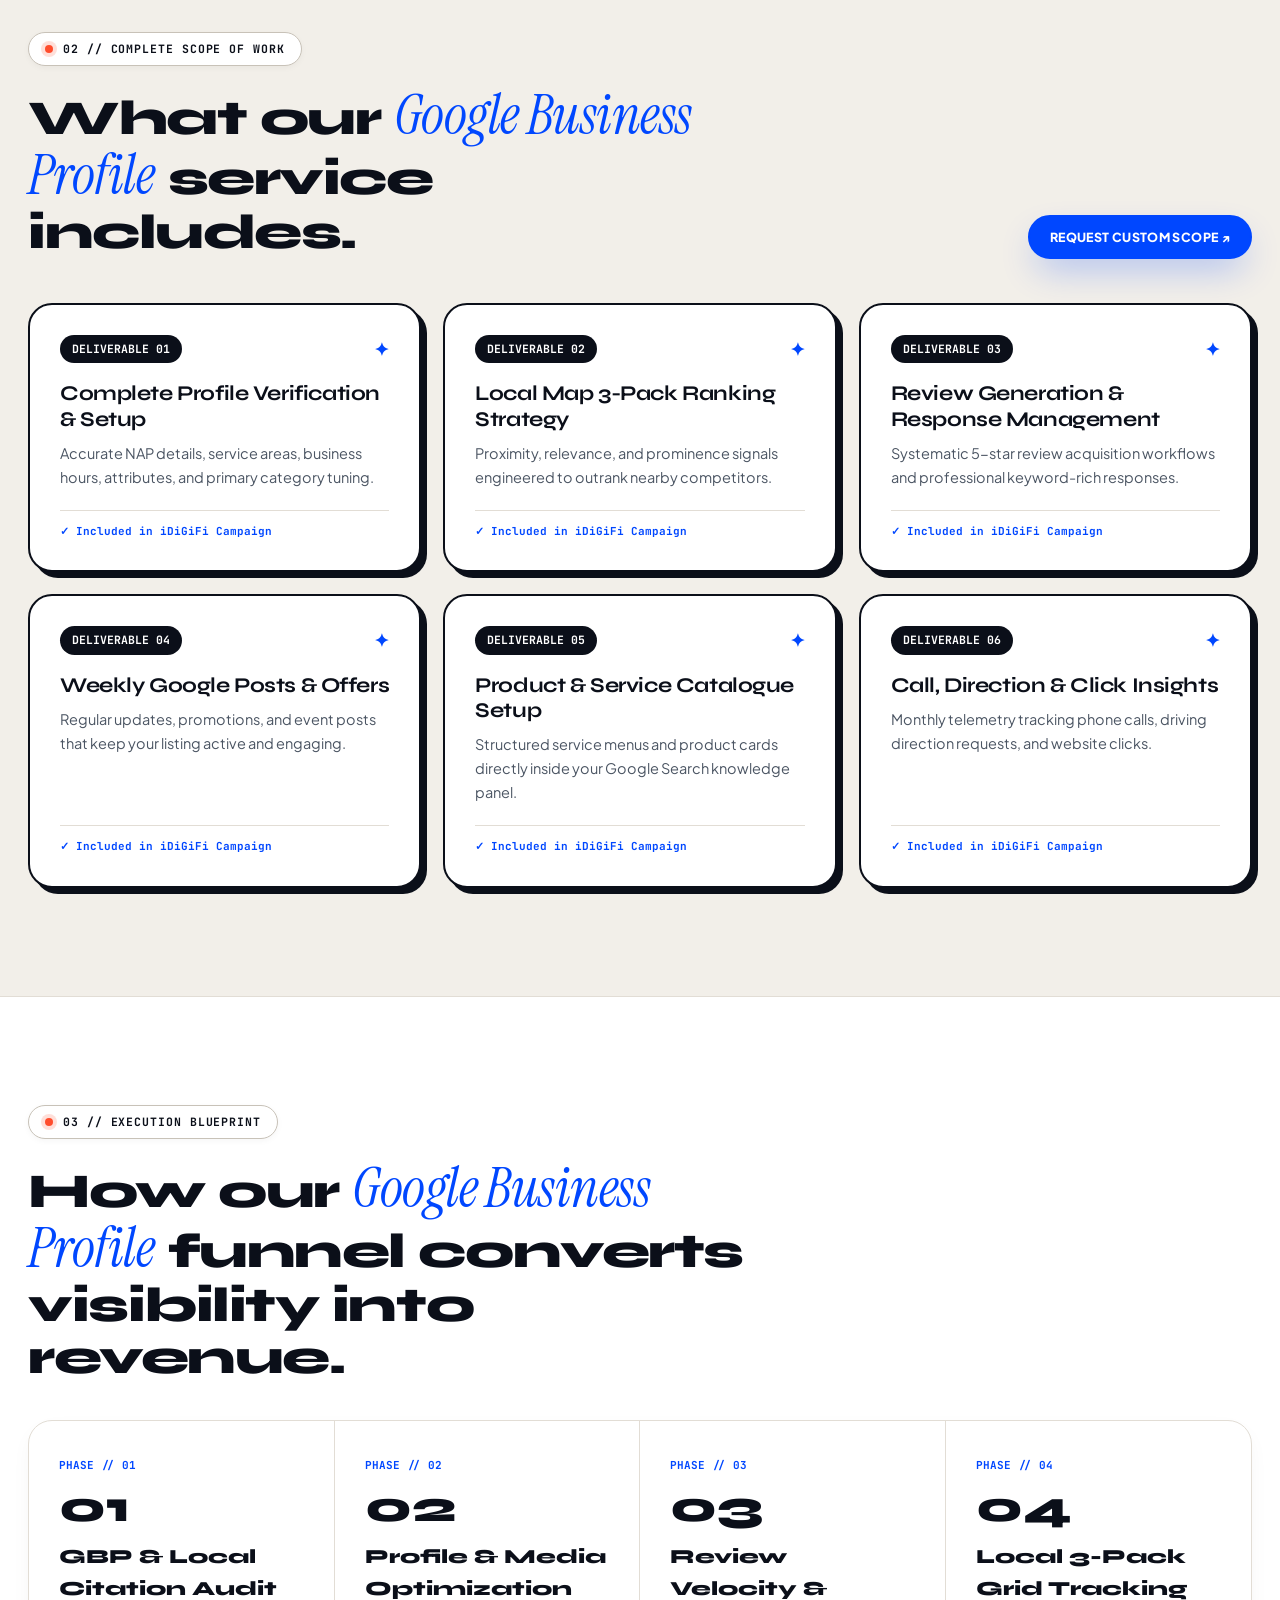
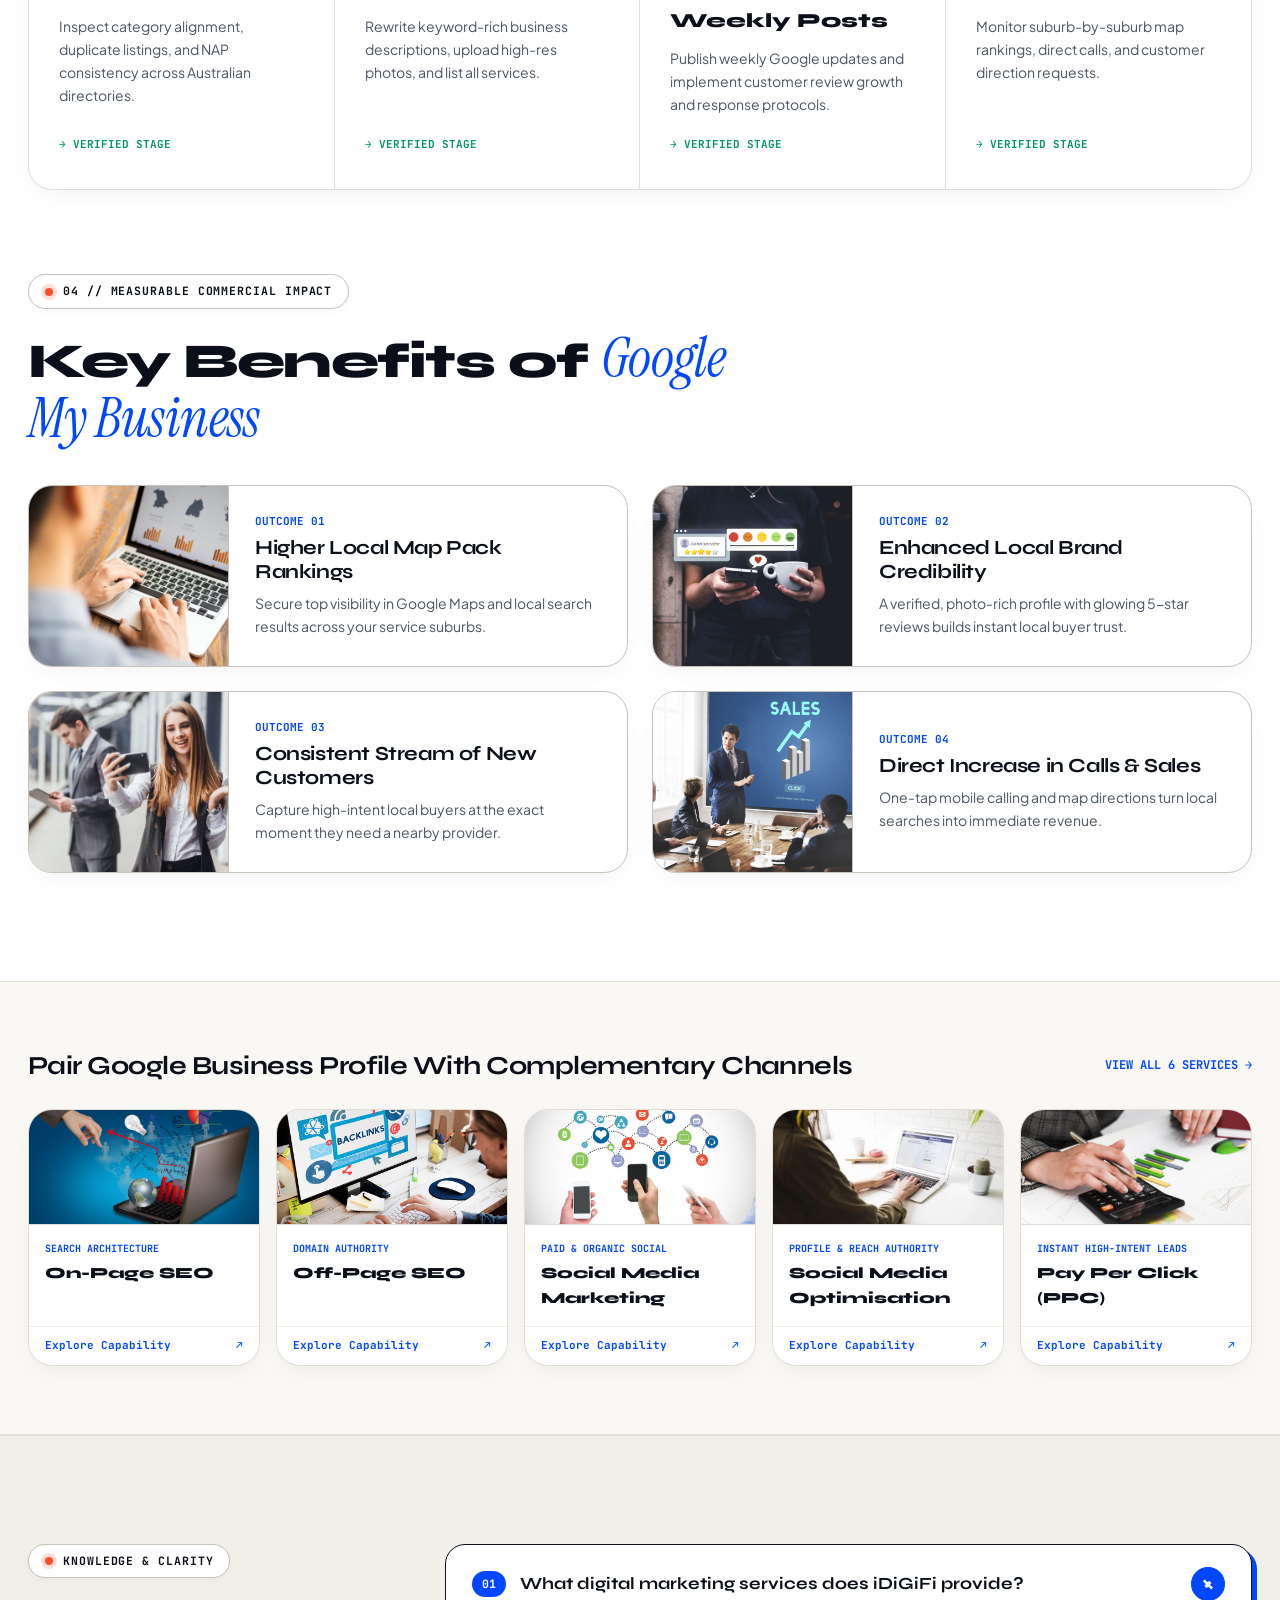
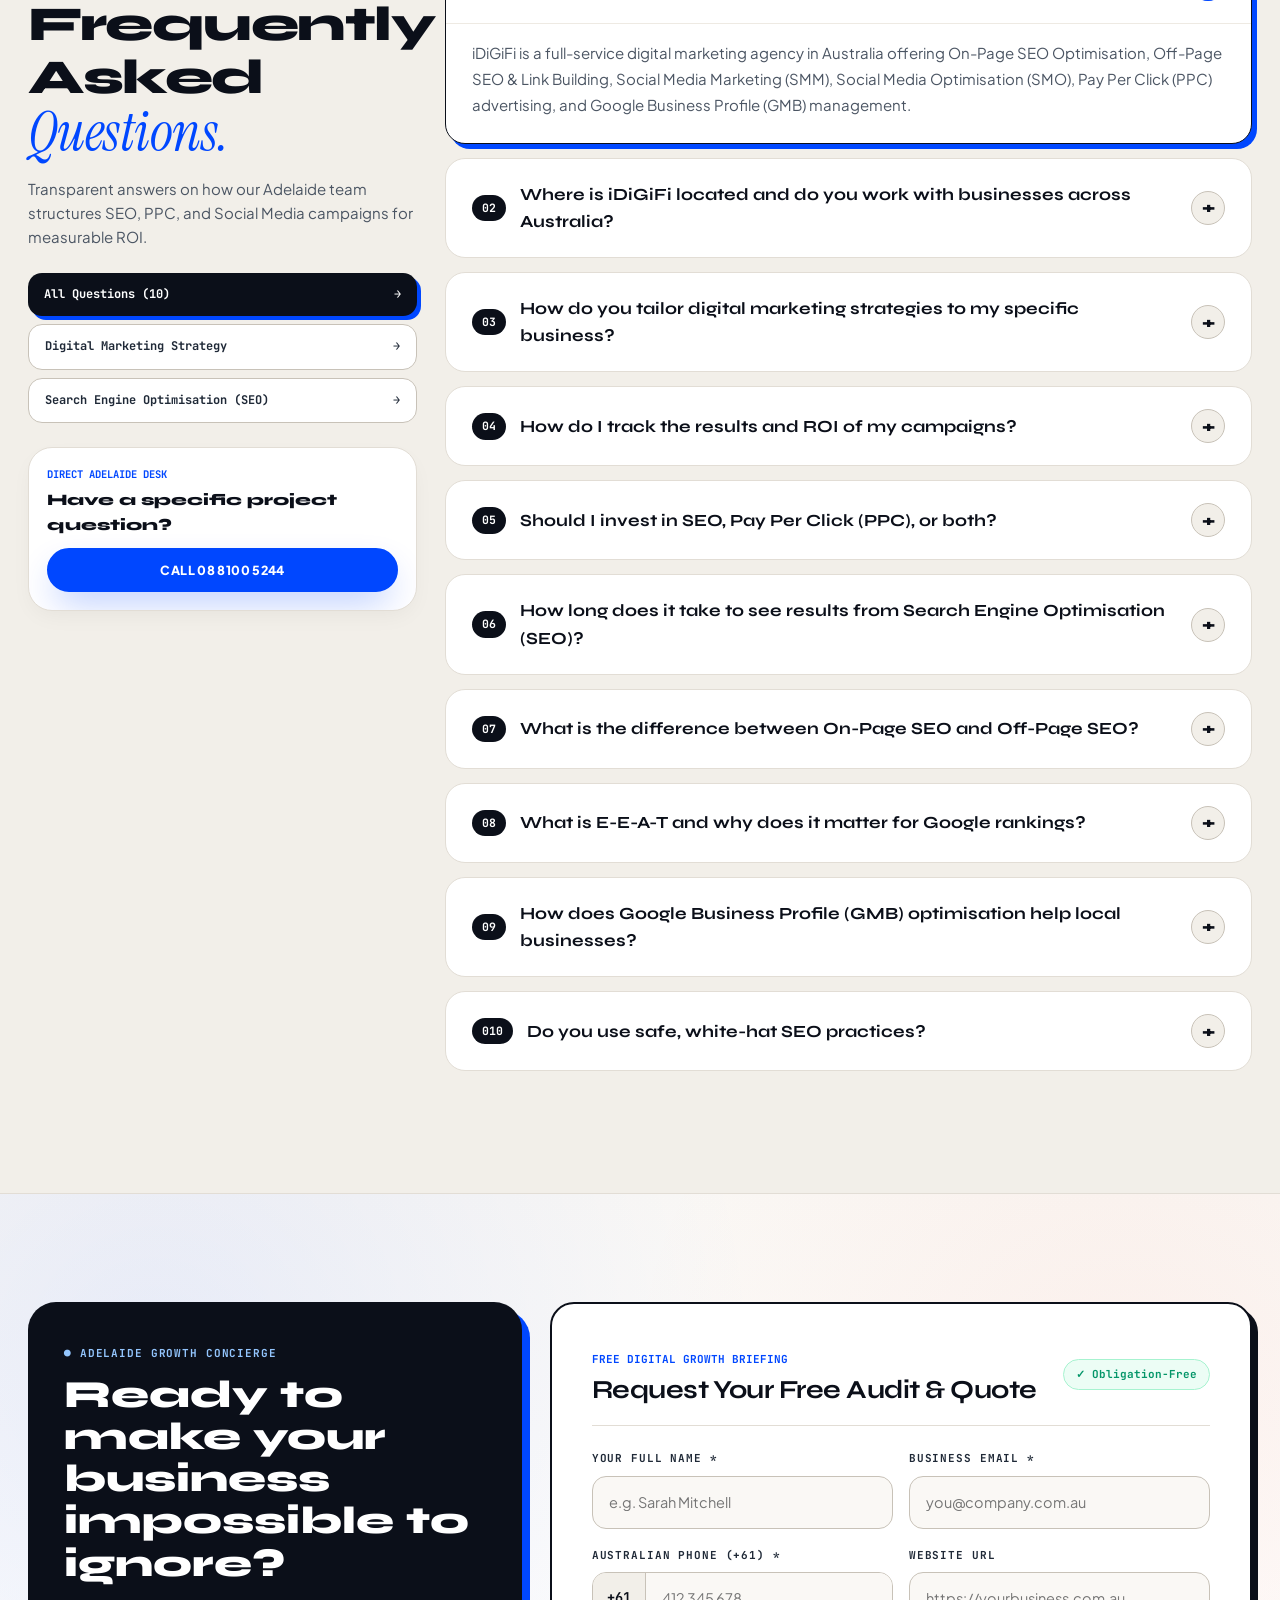
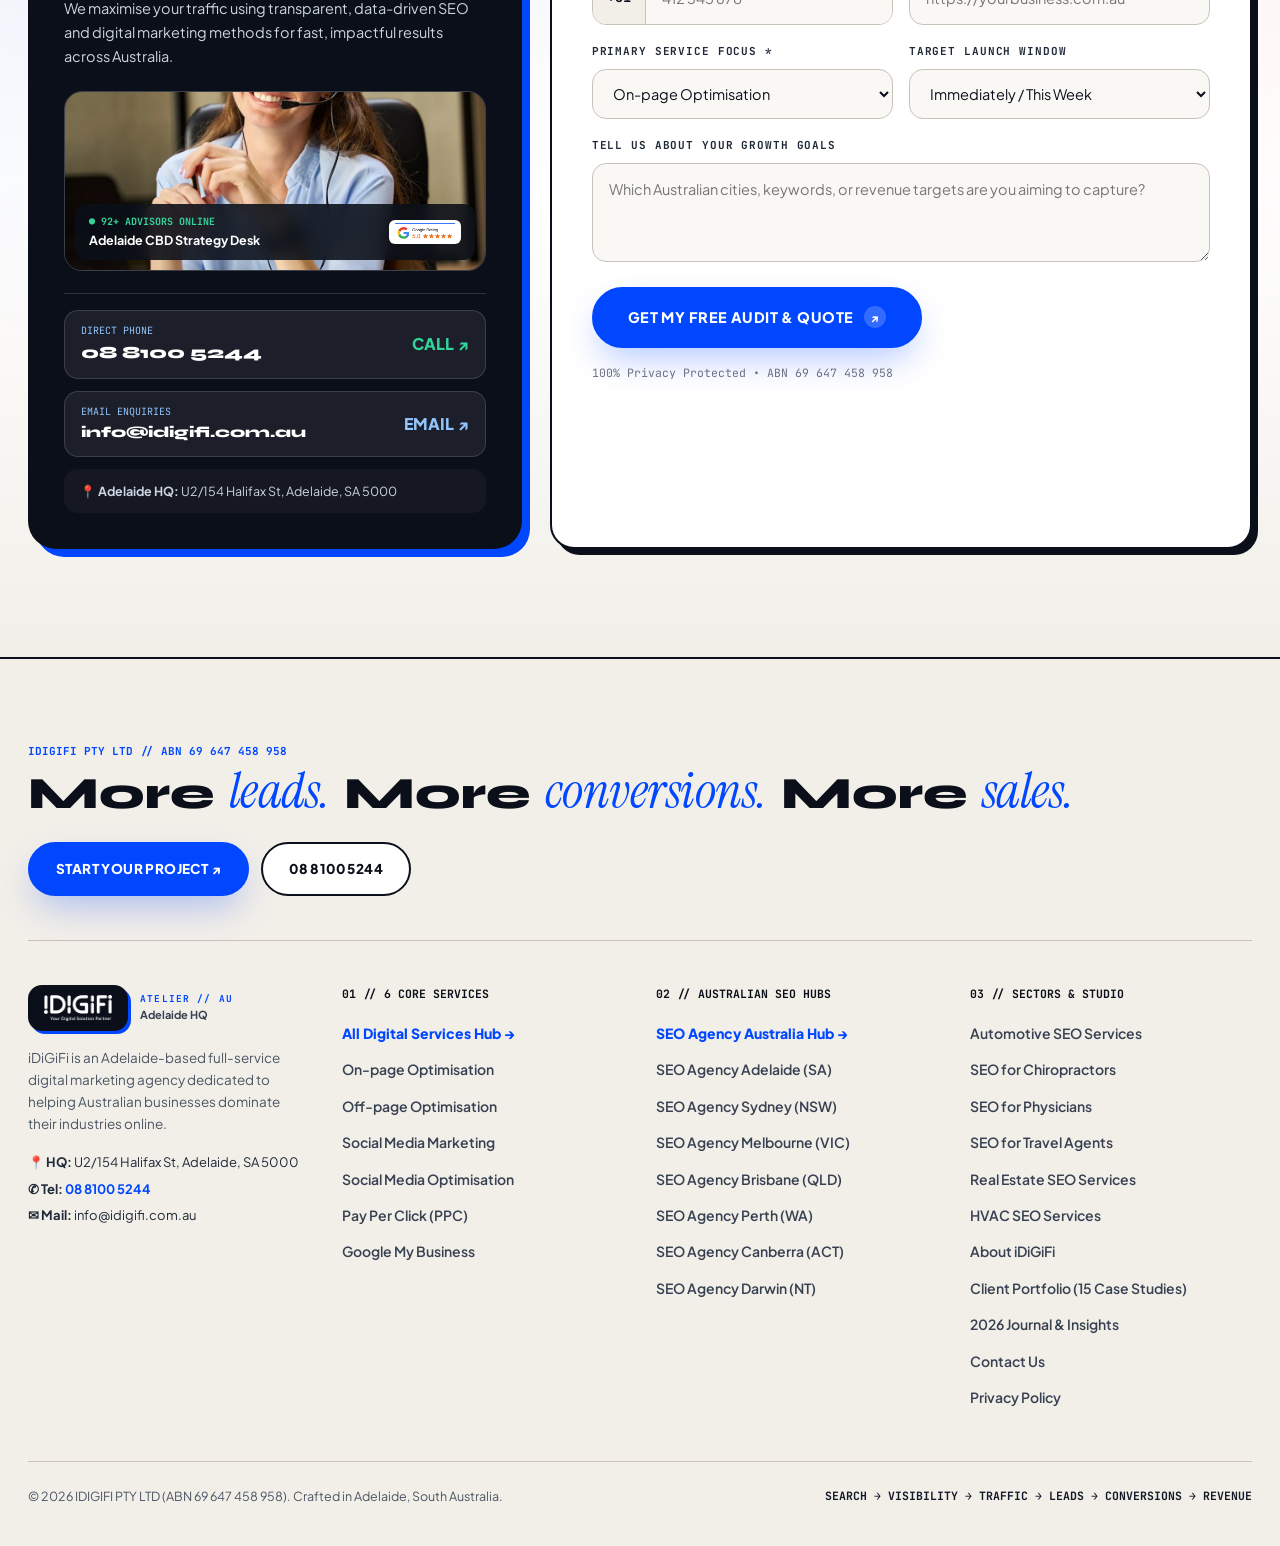
<file: google-my-business.html>
<!DOCTYPE html>
<html lang="en-AU">
<head>
  <meta charset="UTF-8" />
  <meta name="viewport" content="width=device-width, initial-scale=1.0" />
  <title>Google My Business (GBP) & Local SEO Australia | iDiGiFi</title>
  <meta name="description" content="Turn local searches into phone calls, direction requests, and showroom visits with complete Google Business Profile setup, verification, and ongoing Map Pack optimisation." />
  <link rel="icon" type="image/jpeg" href="images/favicon.jpg" />
  <link rel="stylesheet" href="css/styles.css" />
</head>
<body>
  <div id="site-header-mount"></div>

  <main id="main-content">
    <div id="service-detail-mount" data-service-id="google-business-profile"></div>
    <div id="faq-mount"></div>
    <div id="contact-mount"></div>
  </main>

  <div id="site-footer-mount"></div>

  <script src="js/data.js"></script>
  <script src="js/app.js"></script>
</body>
</html>
</file>
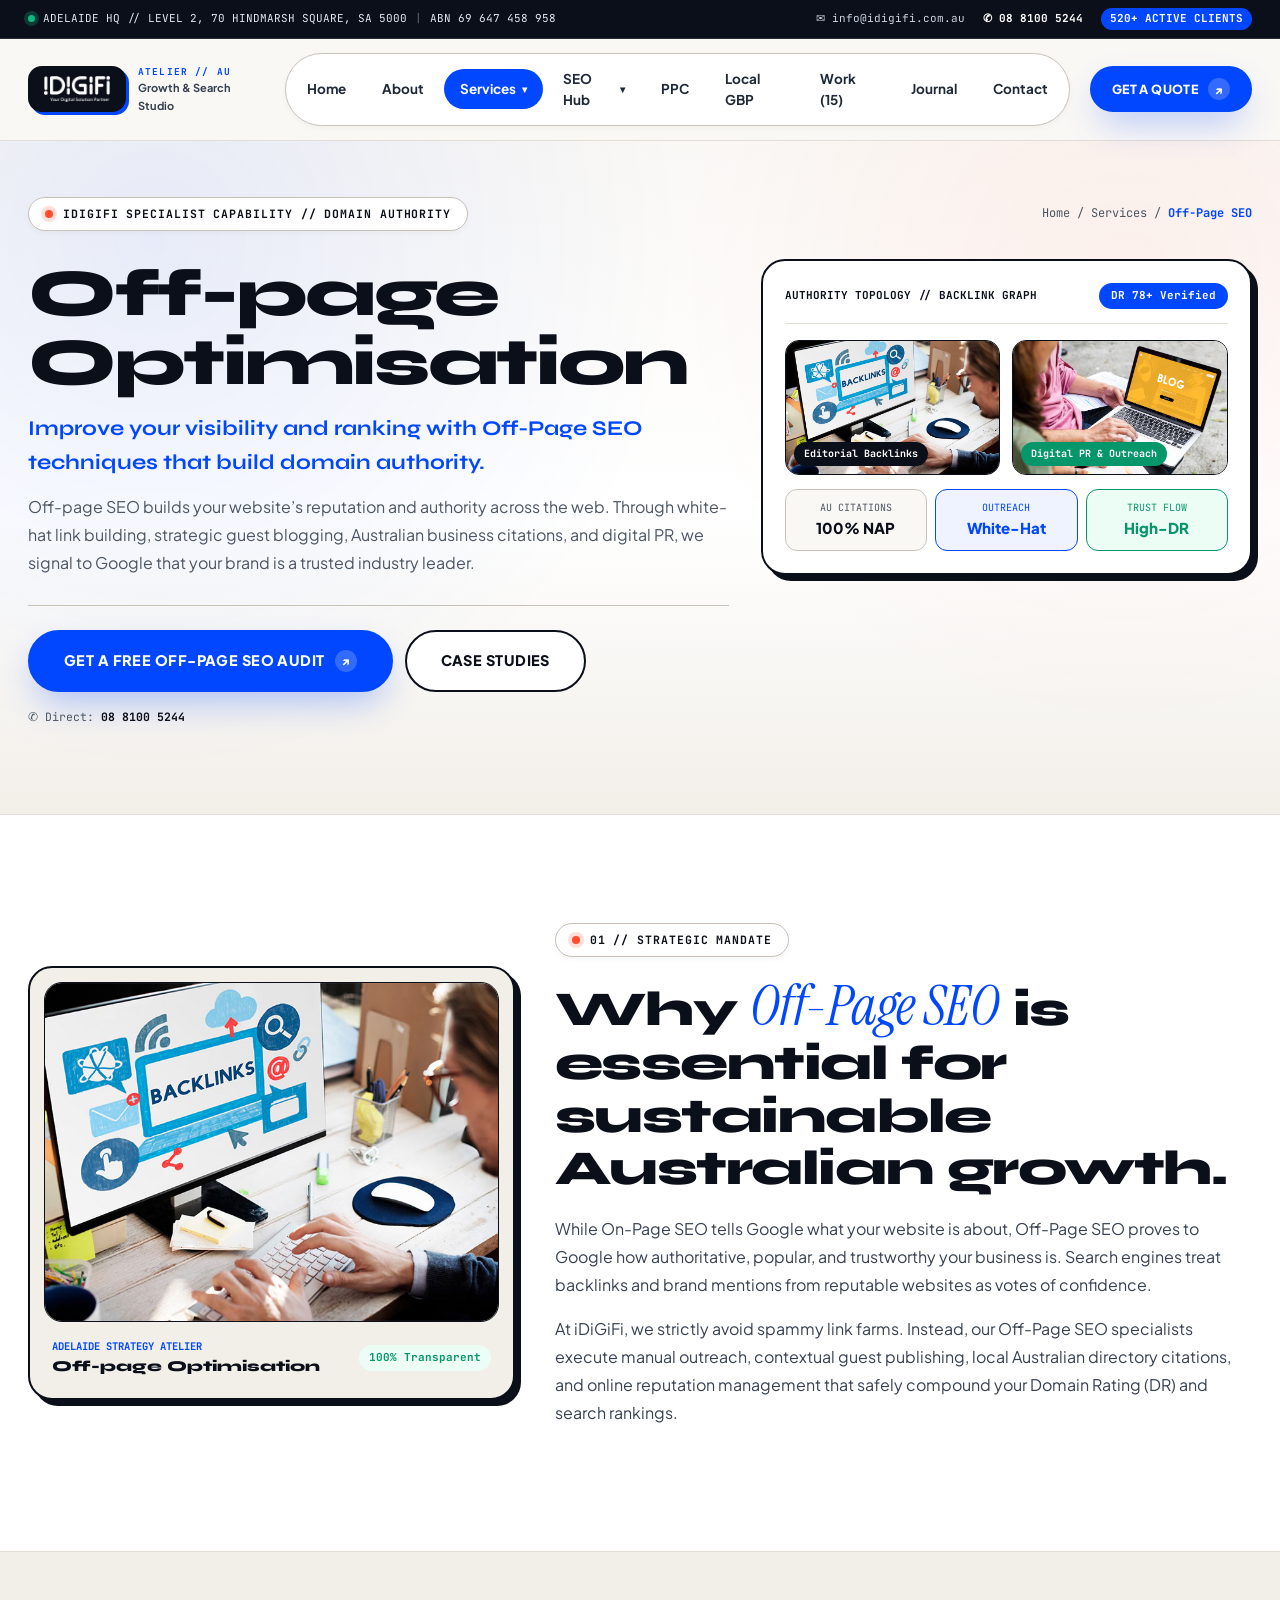
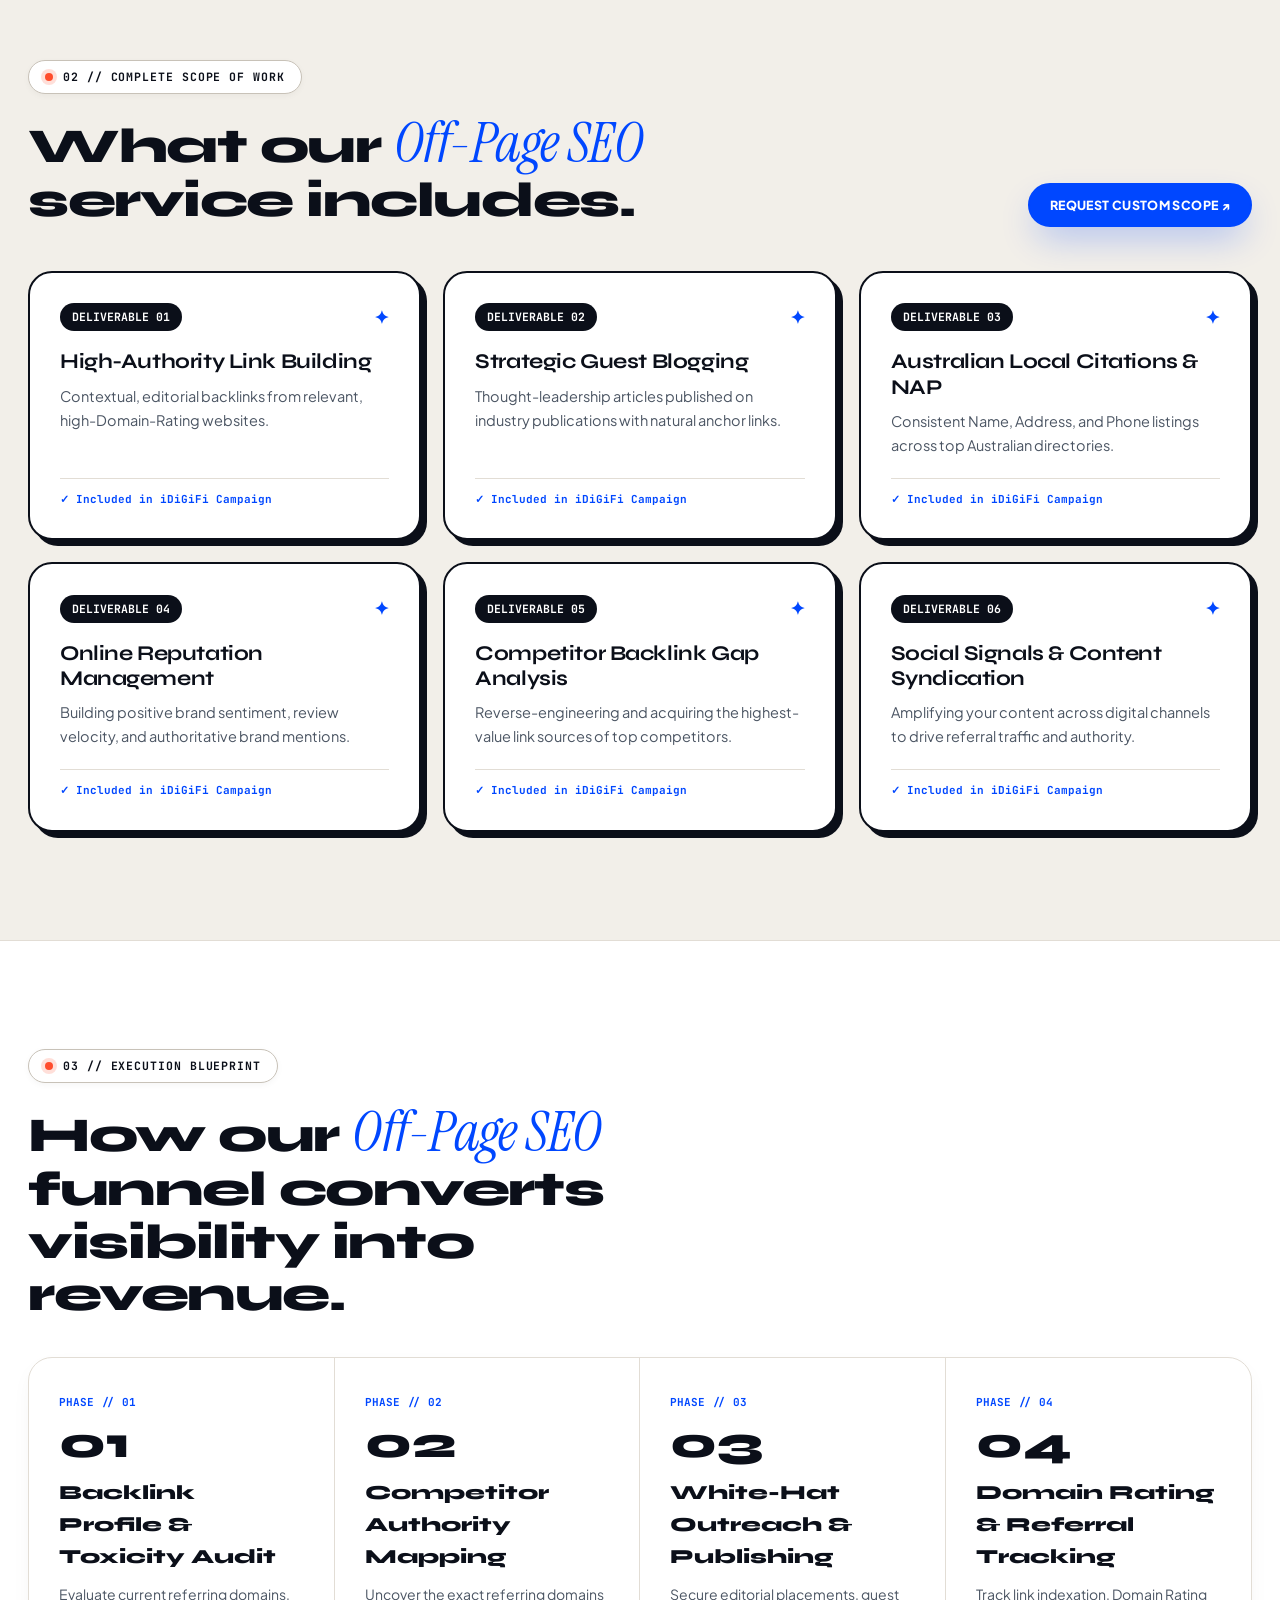
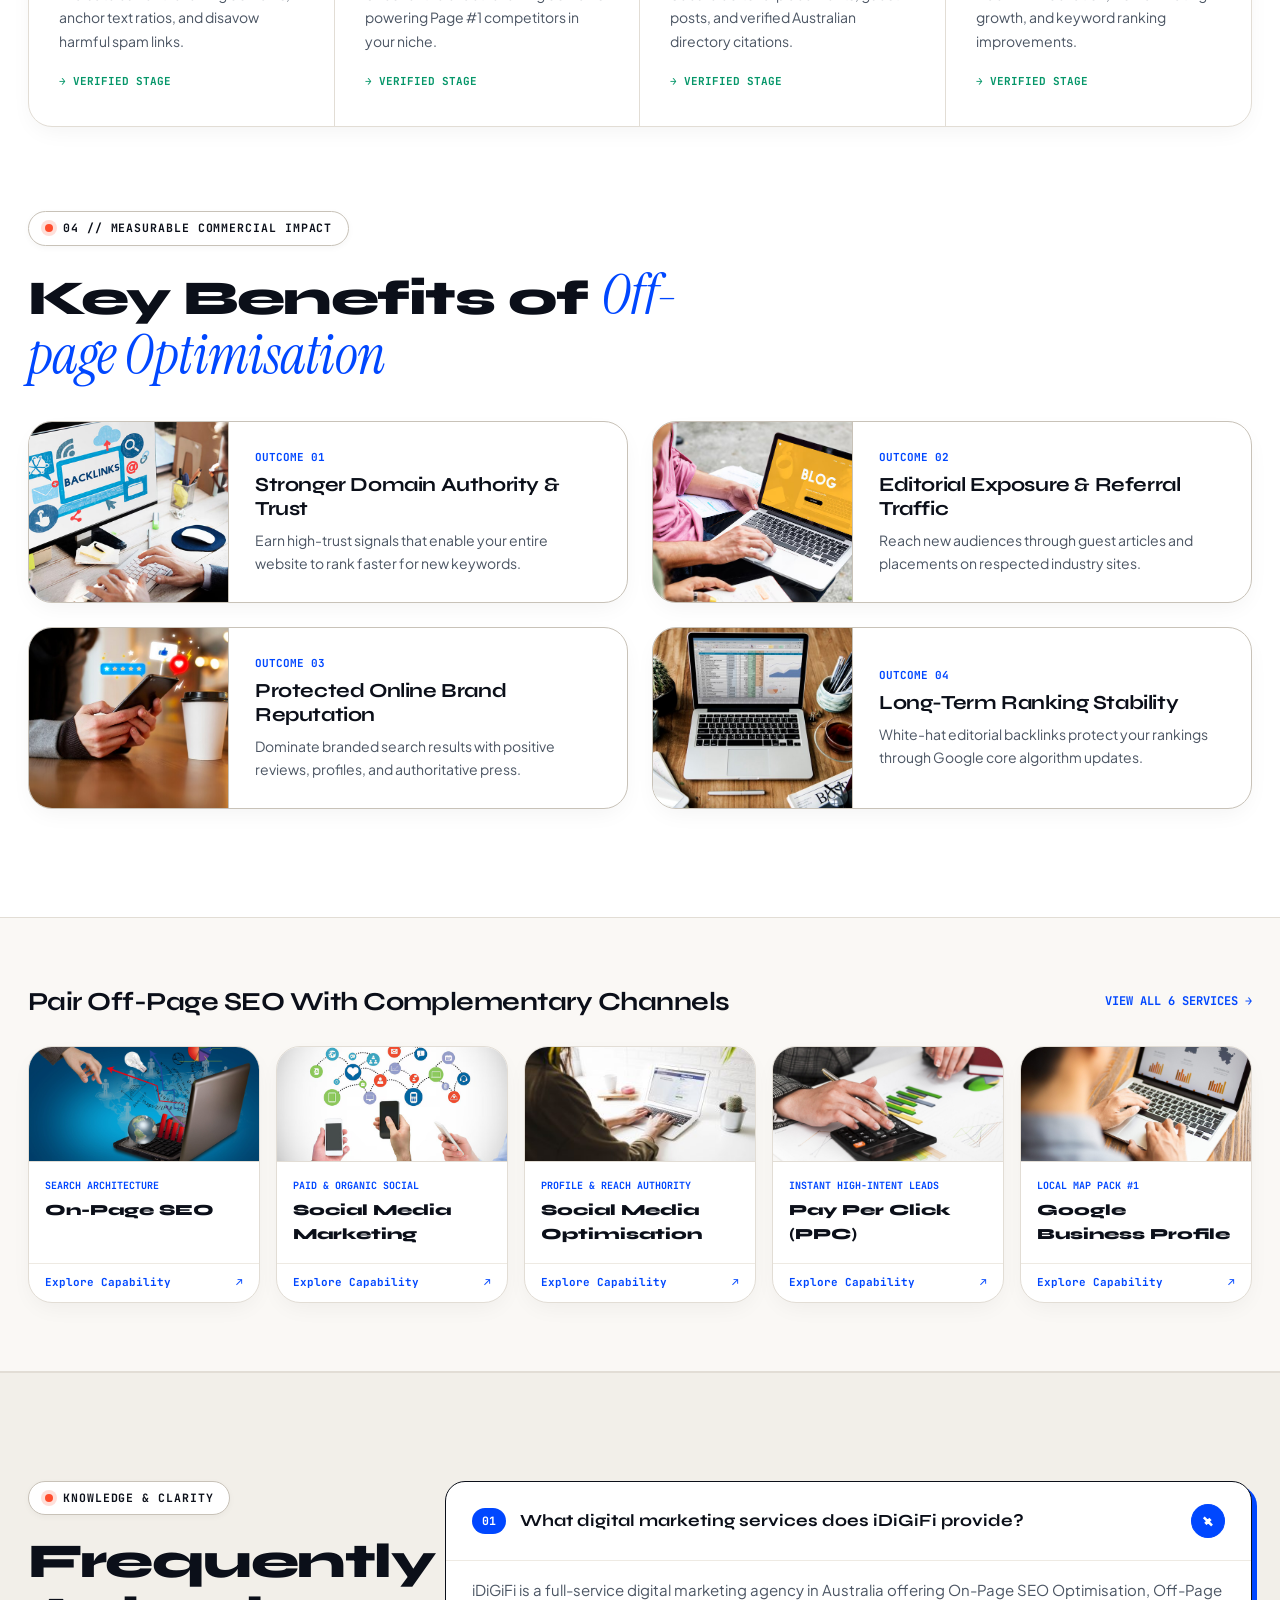
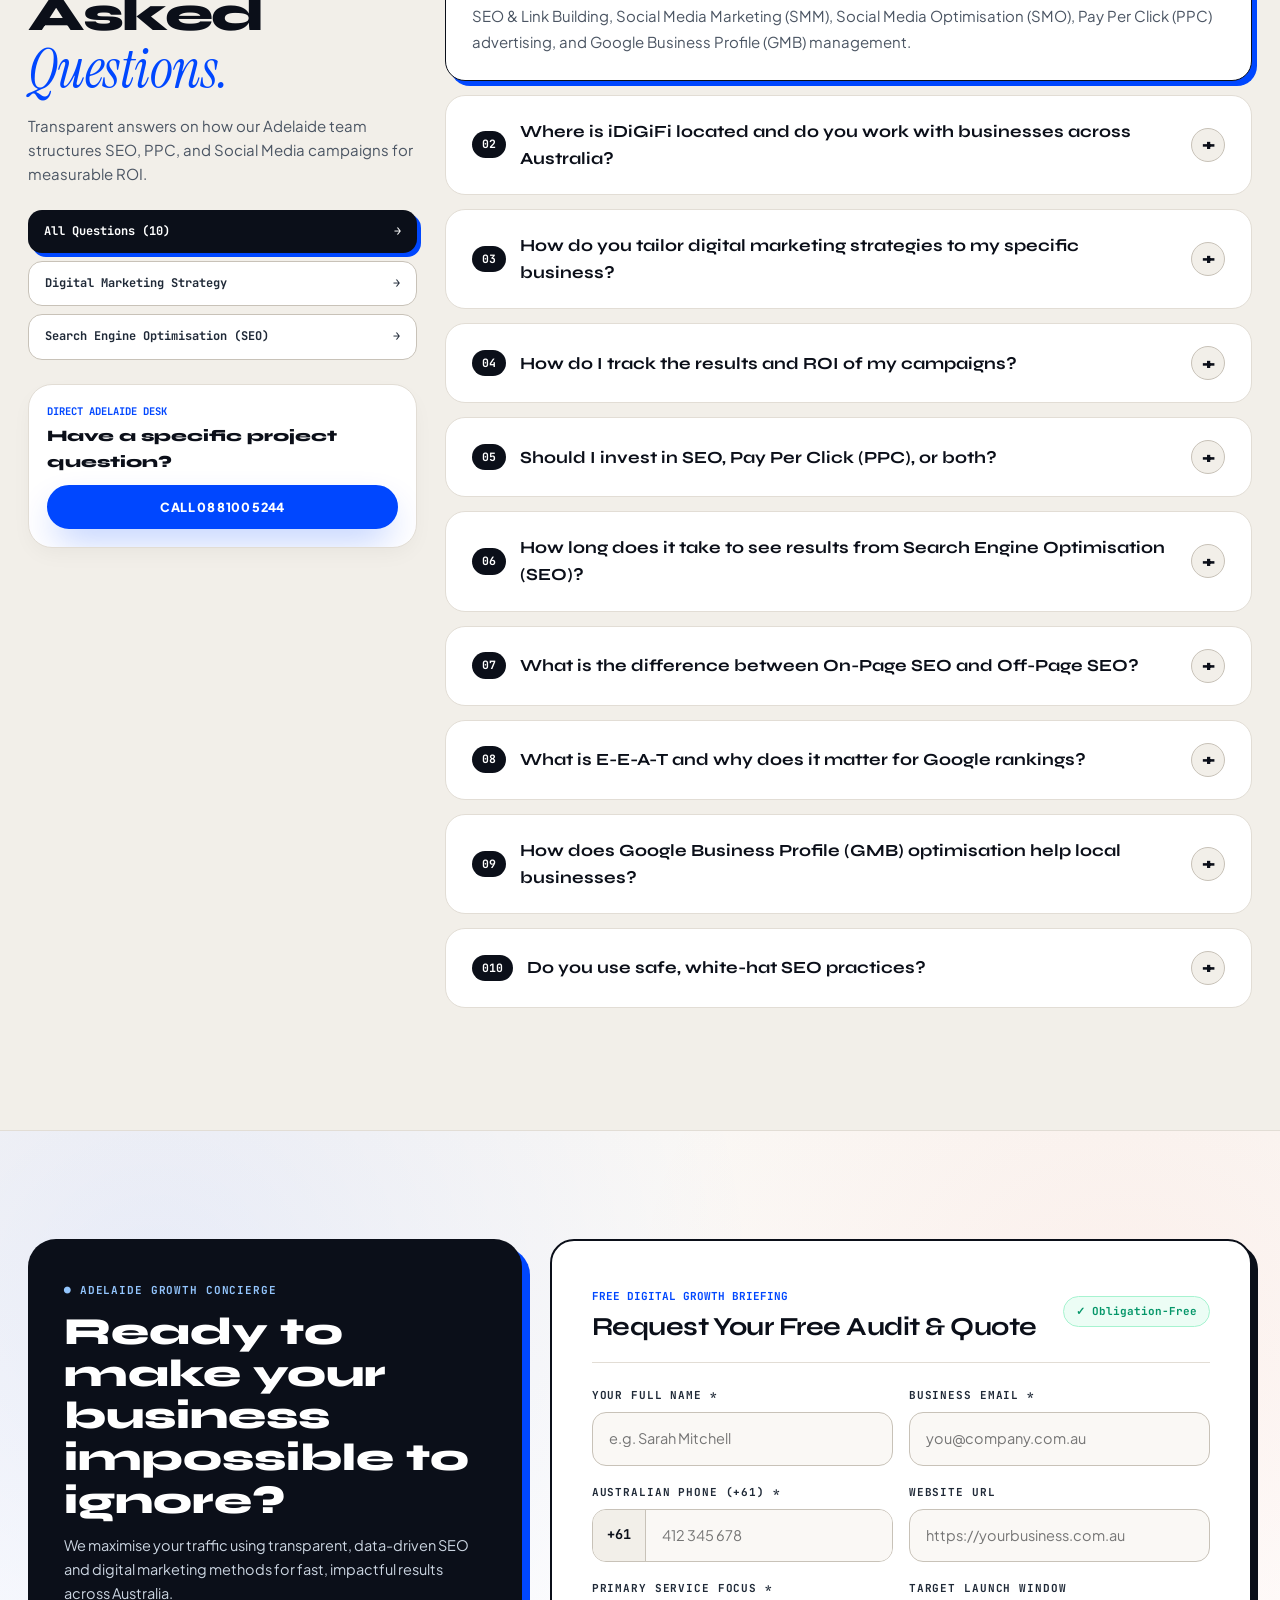
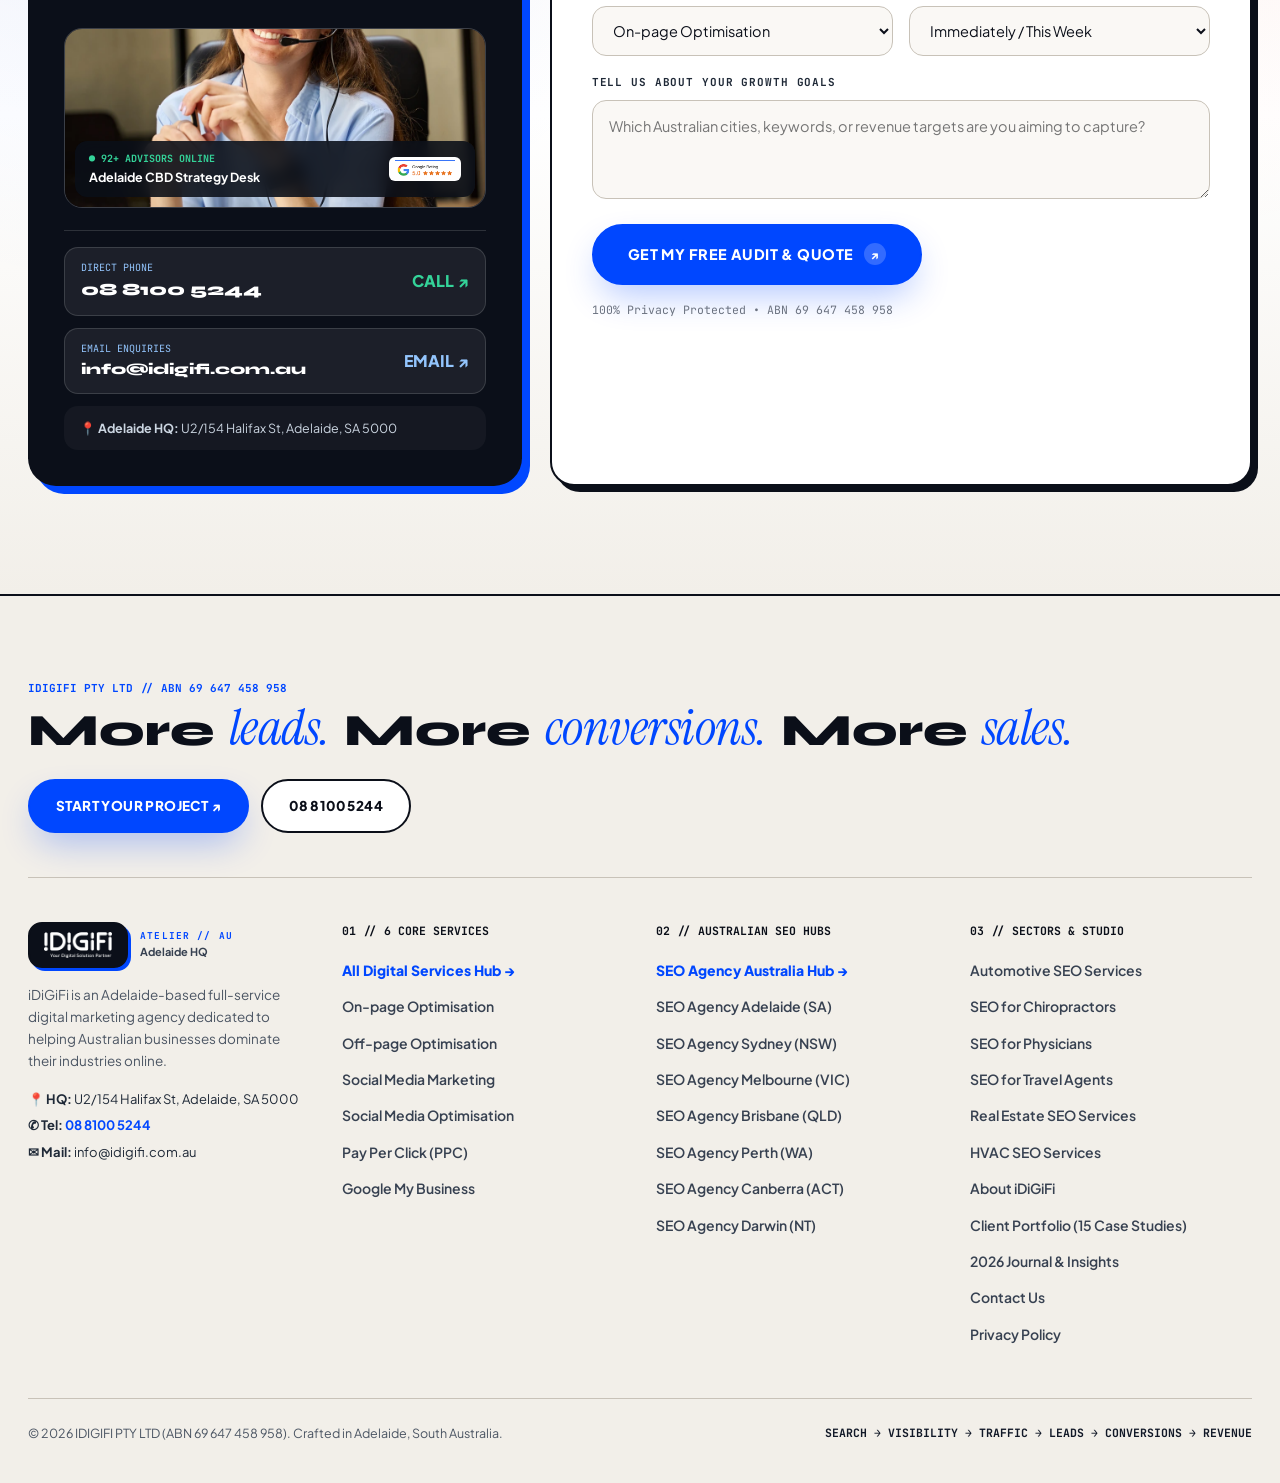
<file: off-page-seo.html>
<!DOCTYPE html>
<html lang="en-AU">
<head>
  <meta charset="UTF-8" />
  <meta name="viewport" content="width=device-width, initial-scale=1.0" />
  <title>Off-Page Optimisation & Link Building Australia | iDiGiFi</title>
  <meta name="description" content="Off-page SEO encompasses everything that promotes your website across the web—building domain authority, trust signals, and high-relevance backlinks." />
  <link rel="icon" type="image/jpeg" href="images/favicon.jpg" />
  <link rel="stylesheet" href="css/styles.css" />
</head>
<body>
  <div id="site-header-mount"></div>

  <main id="main-content">
    <div id="service-detail-mount" data-service-id="off-page-seo"></div>
    <div id="faq-mount"></div>
    <div id="contact-mount"></div>
  </main>

  <div id="site-footer-mount"></div>

  <script src="js/data.js"></script>
  <script src="js/app.js"></script>
</body>
</html>
</file>
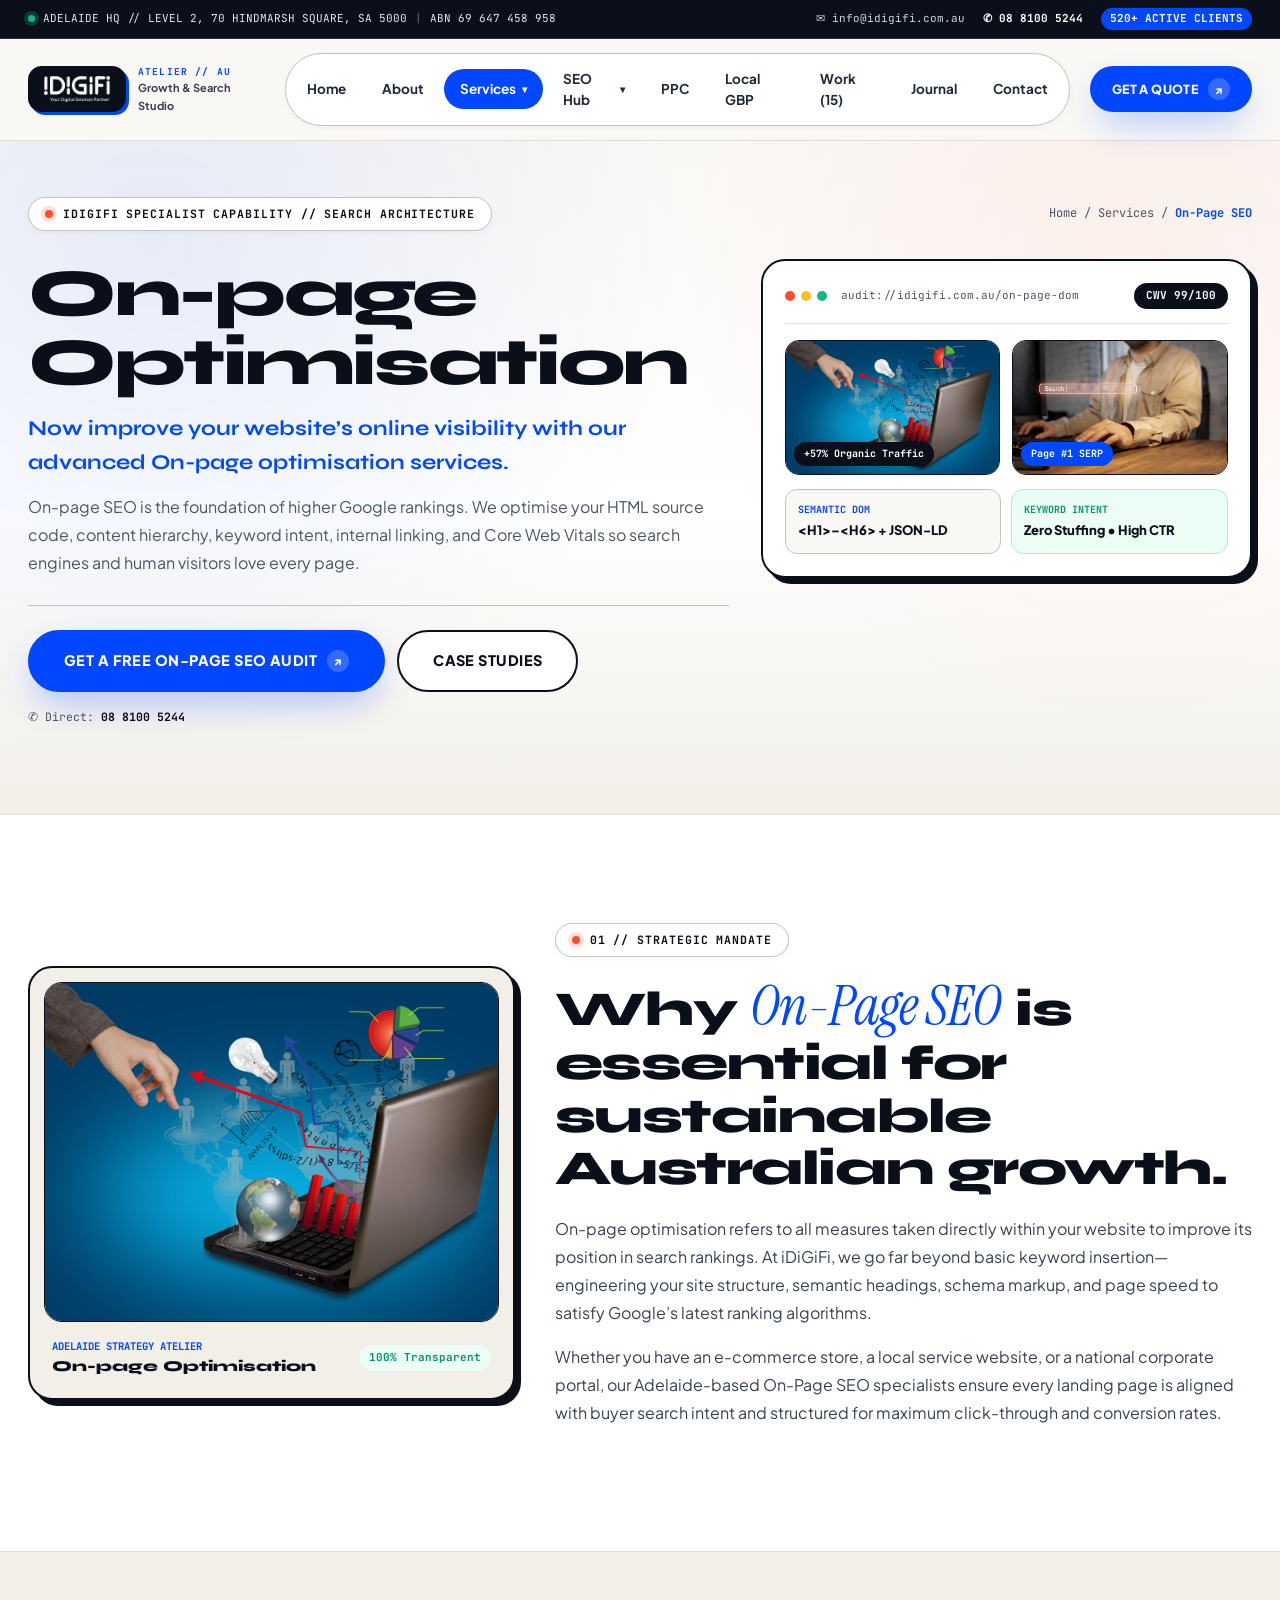
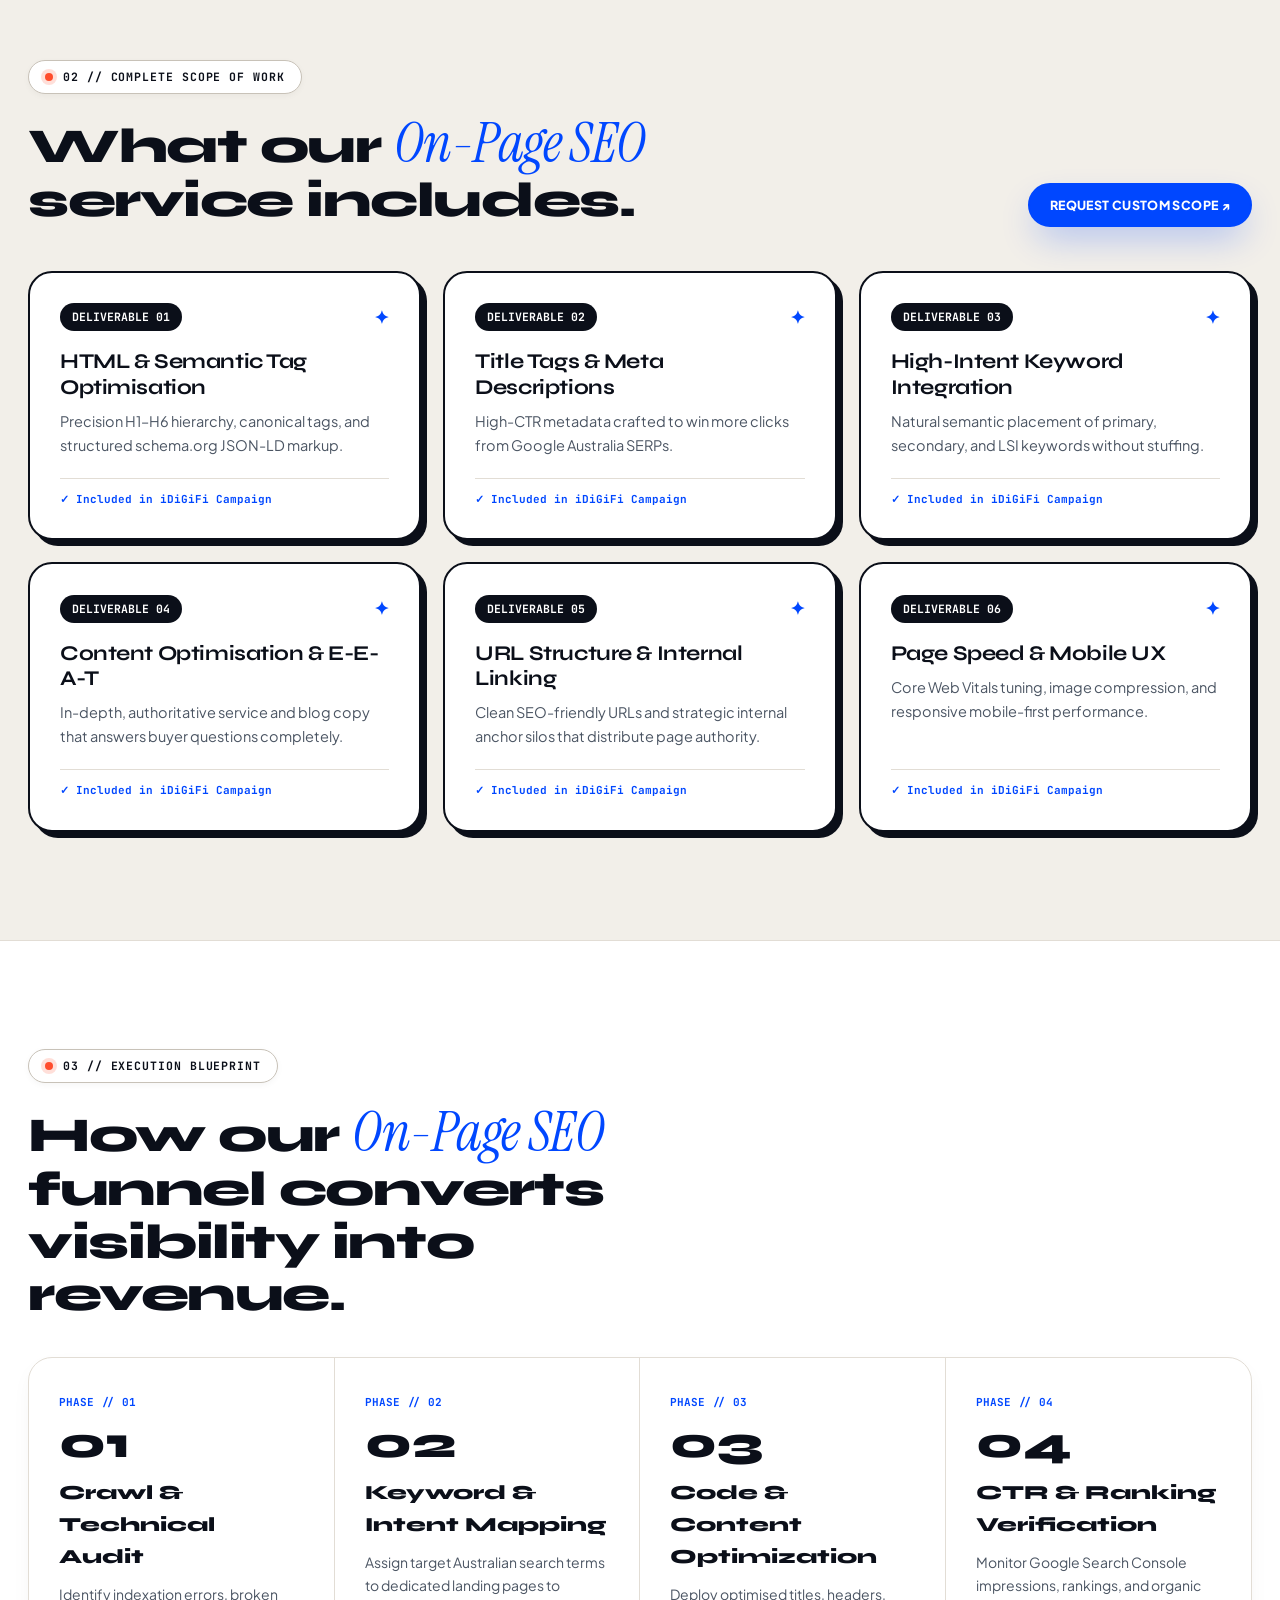
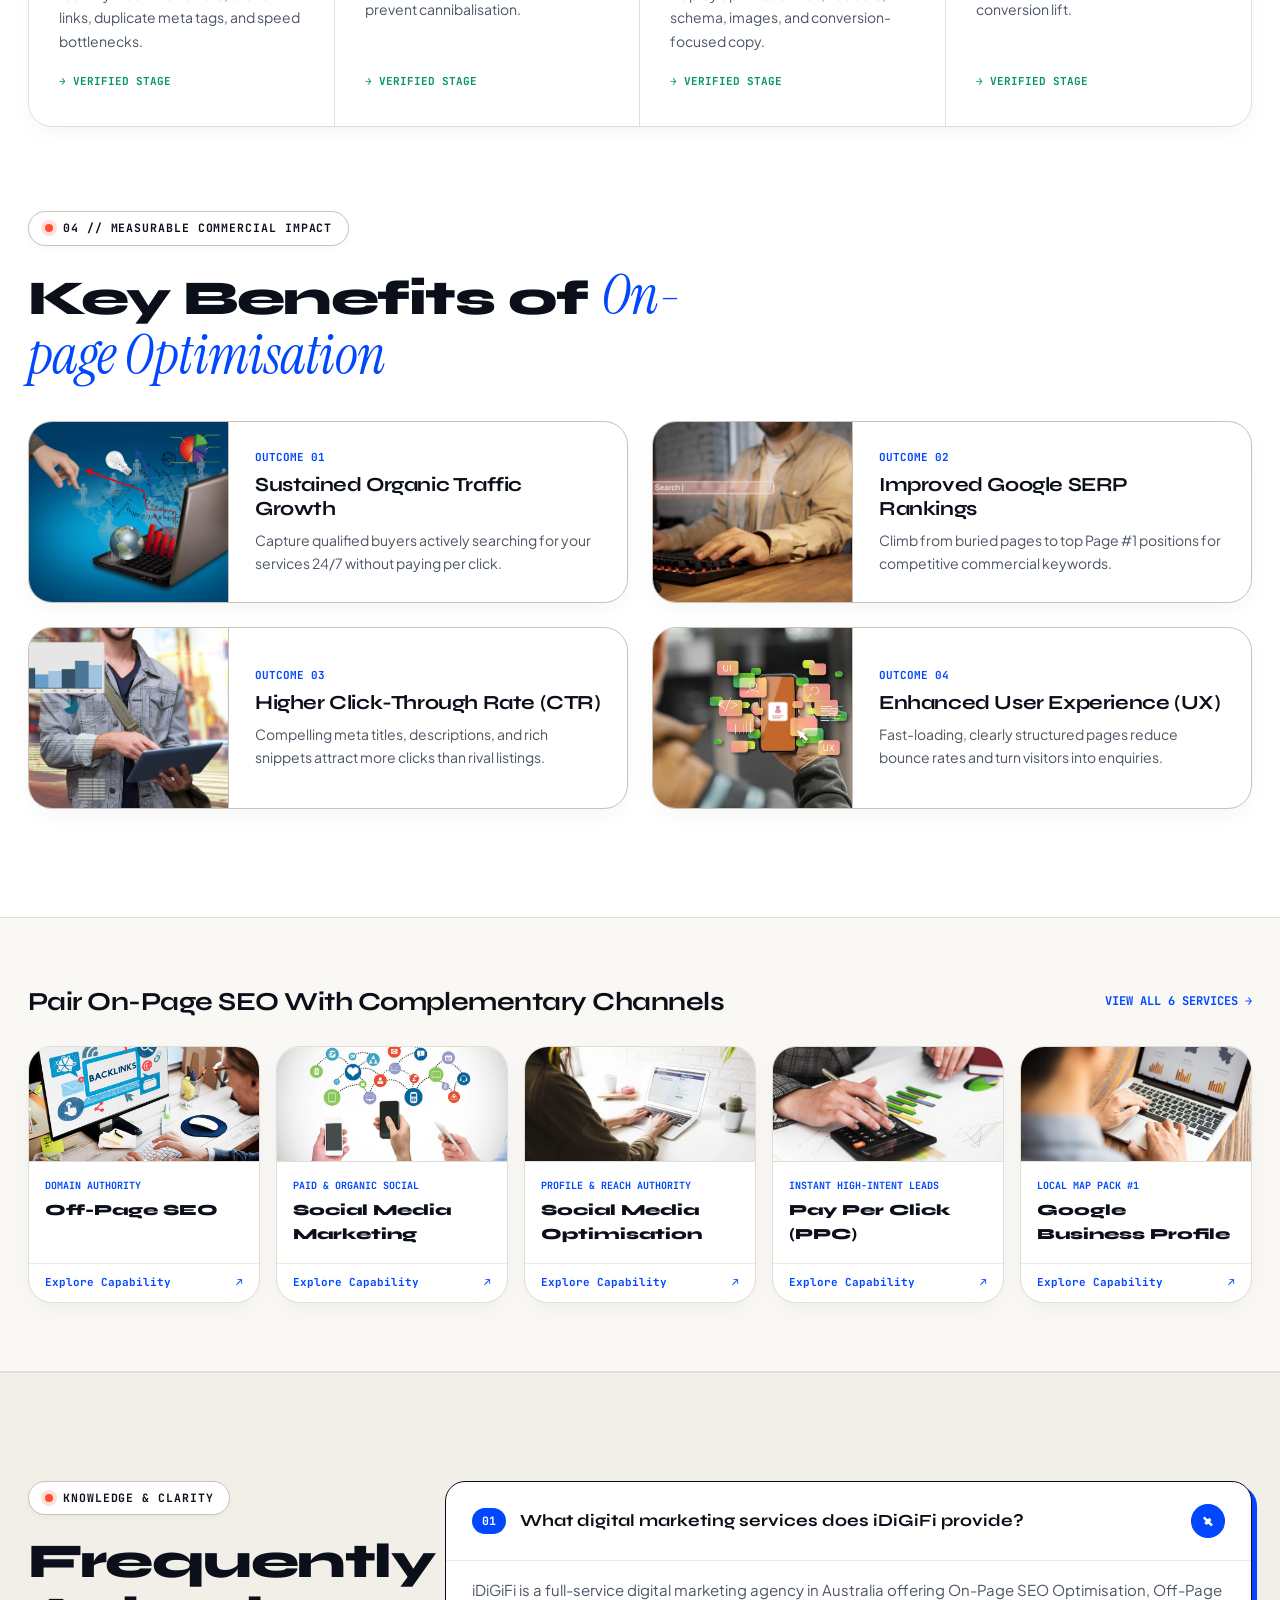
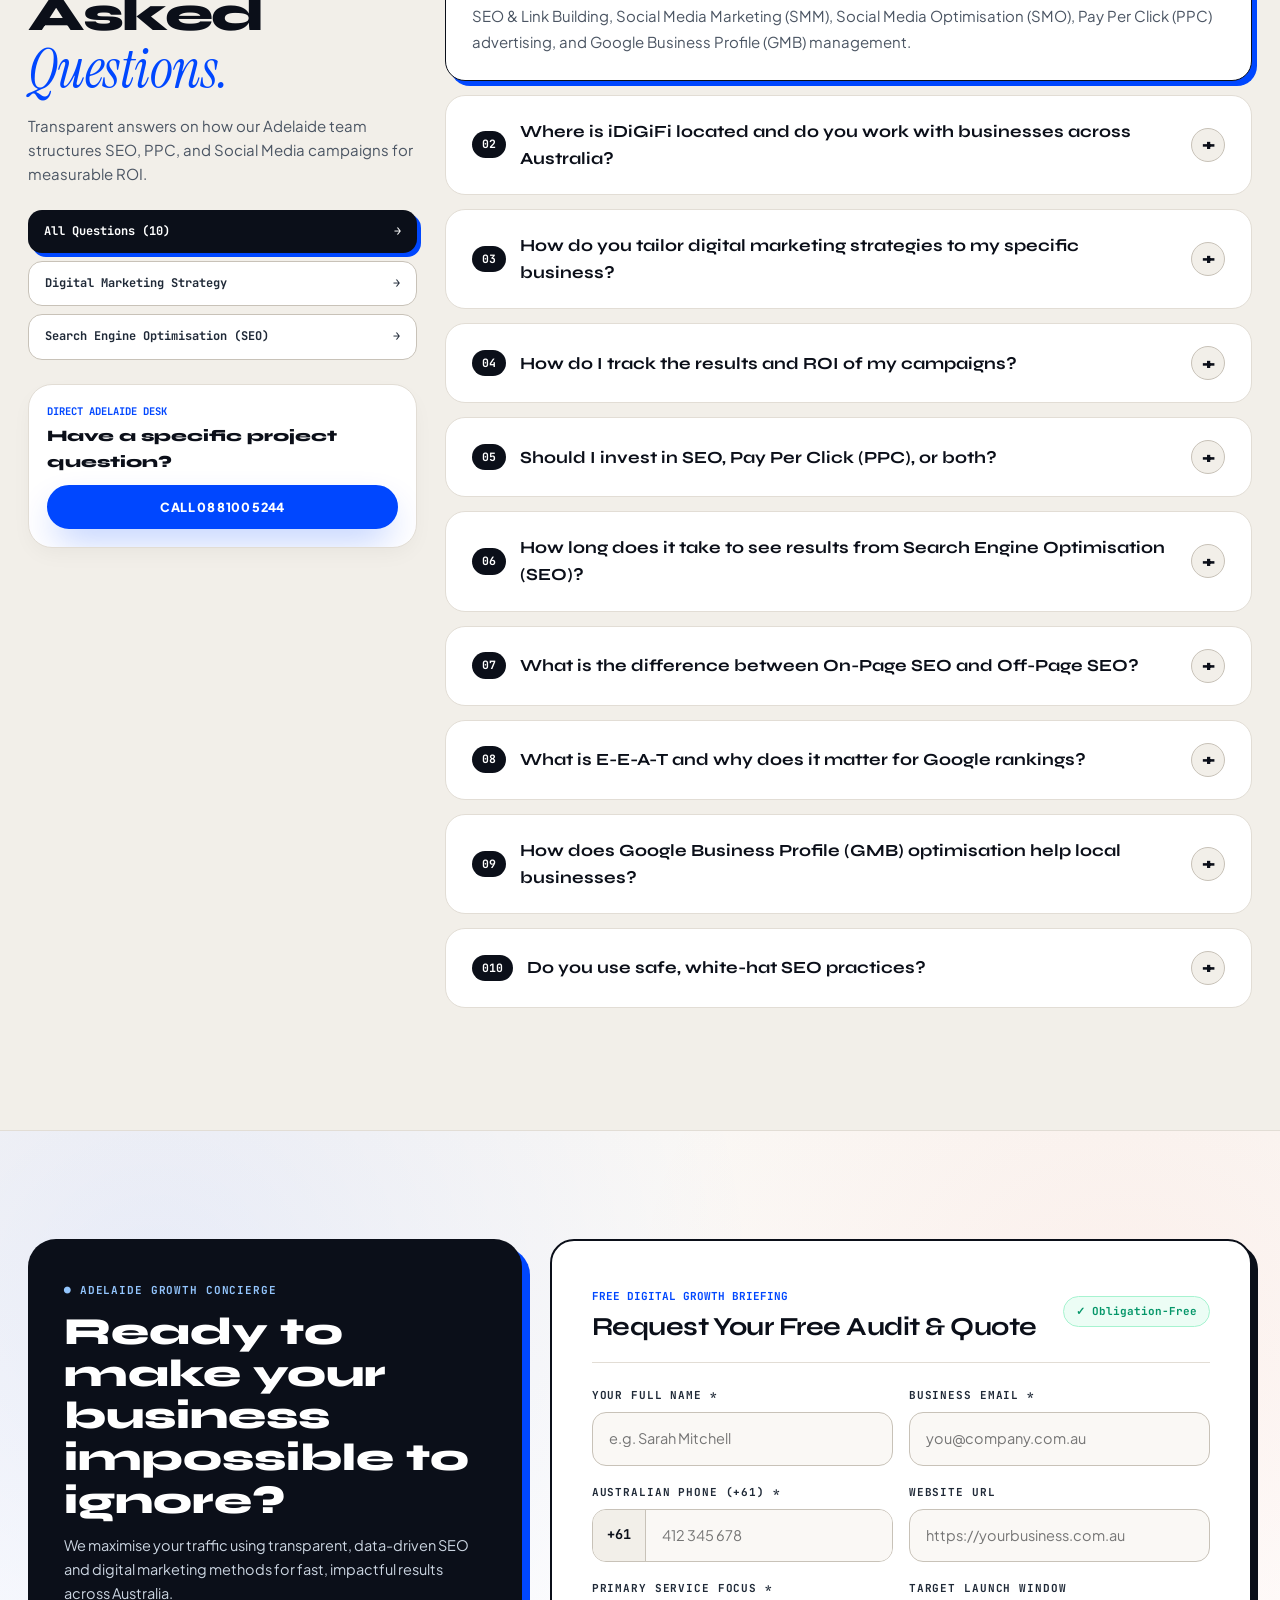
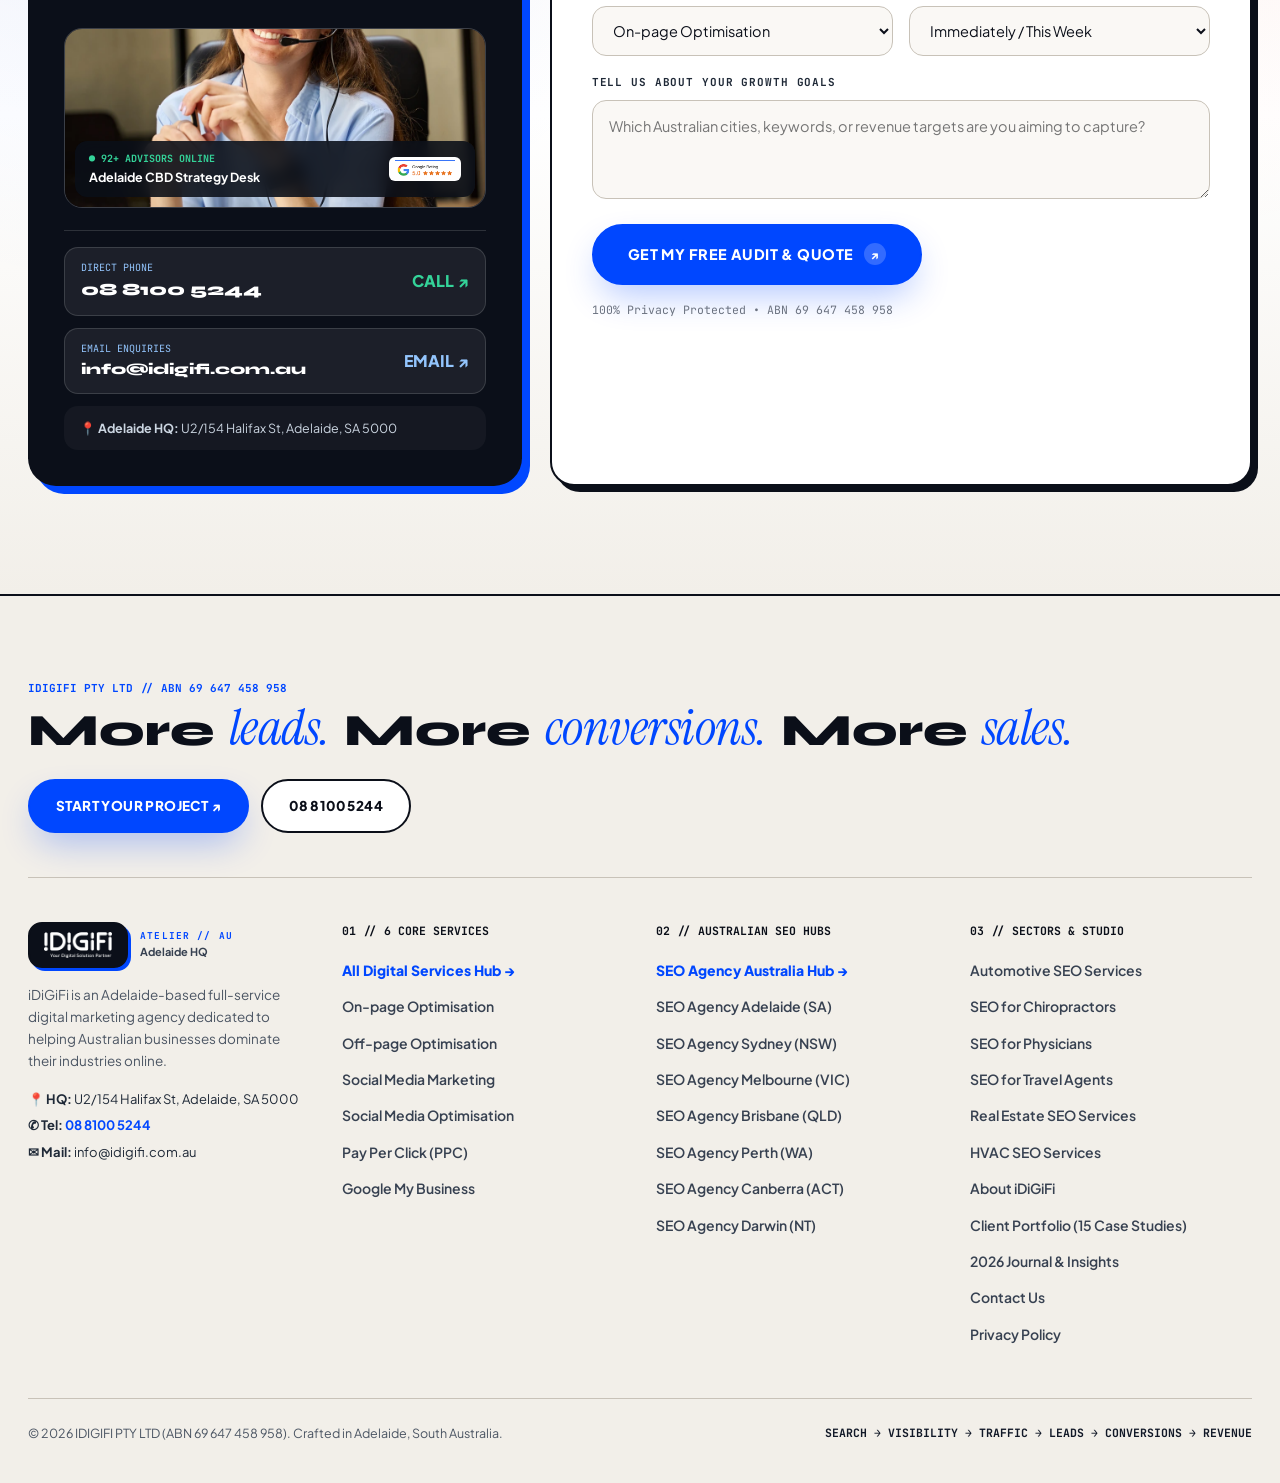
<file: on-page-seo.html>
<!DOCTYPE html>
<html lang="en-AU">
<head>
  <meta charset="UTF-8" />
  <meta name="viewport" content="width=device-width, initial-scale=1.0" />
  <title>On-Page Optimisation Services in Australia | iDiGiFi</title>
  <meta name="description" content="On-Page SEO allows you to turn research into content your audience will love—avoiding keyword stuffing and poor UX while dominating organic search." />
  <link rel="icon" type="image/jpeg" href="images/favicon.jpg" />
  <link rel="stylesheet" href="css/styles.css" />
</head>
<body>
  <div id="site-header-mount"></div>

  <main id="main-content">
    <div id="service-detail-mount" data-service-id="on-page-seo"></div>
    <div id="faq-mount"></div>
    <div id="contact-mount"></div>
  </main>

  <div id="site-footer-mount"></div>

  <script src="js/data.js"></script>
  <script src="js/app.js"></script>
</body>
</html>
</file>
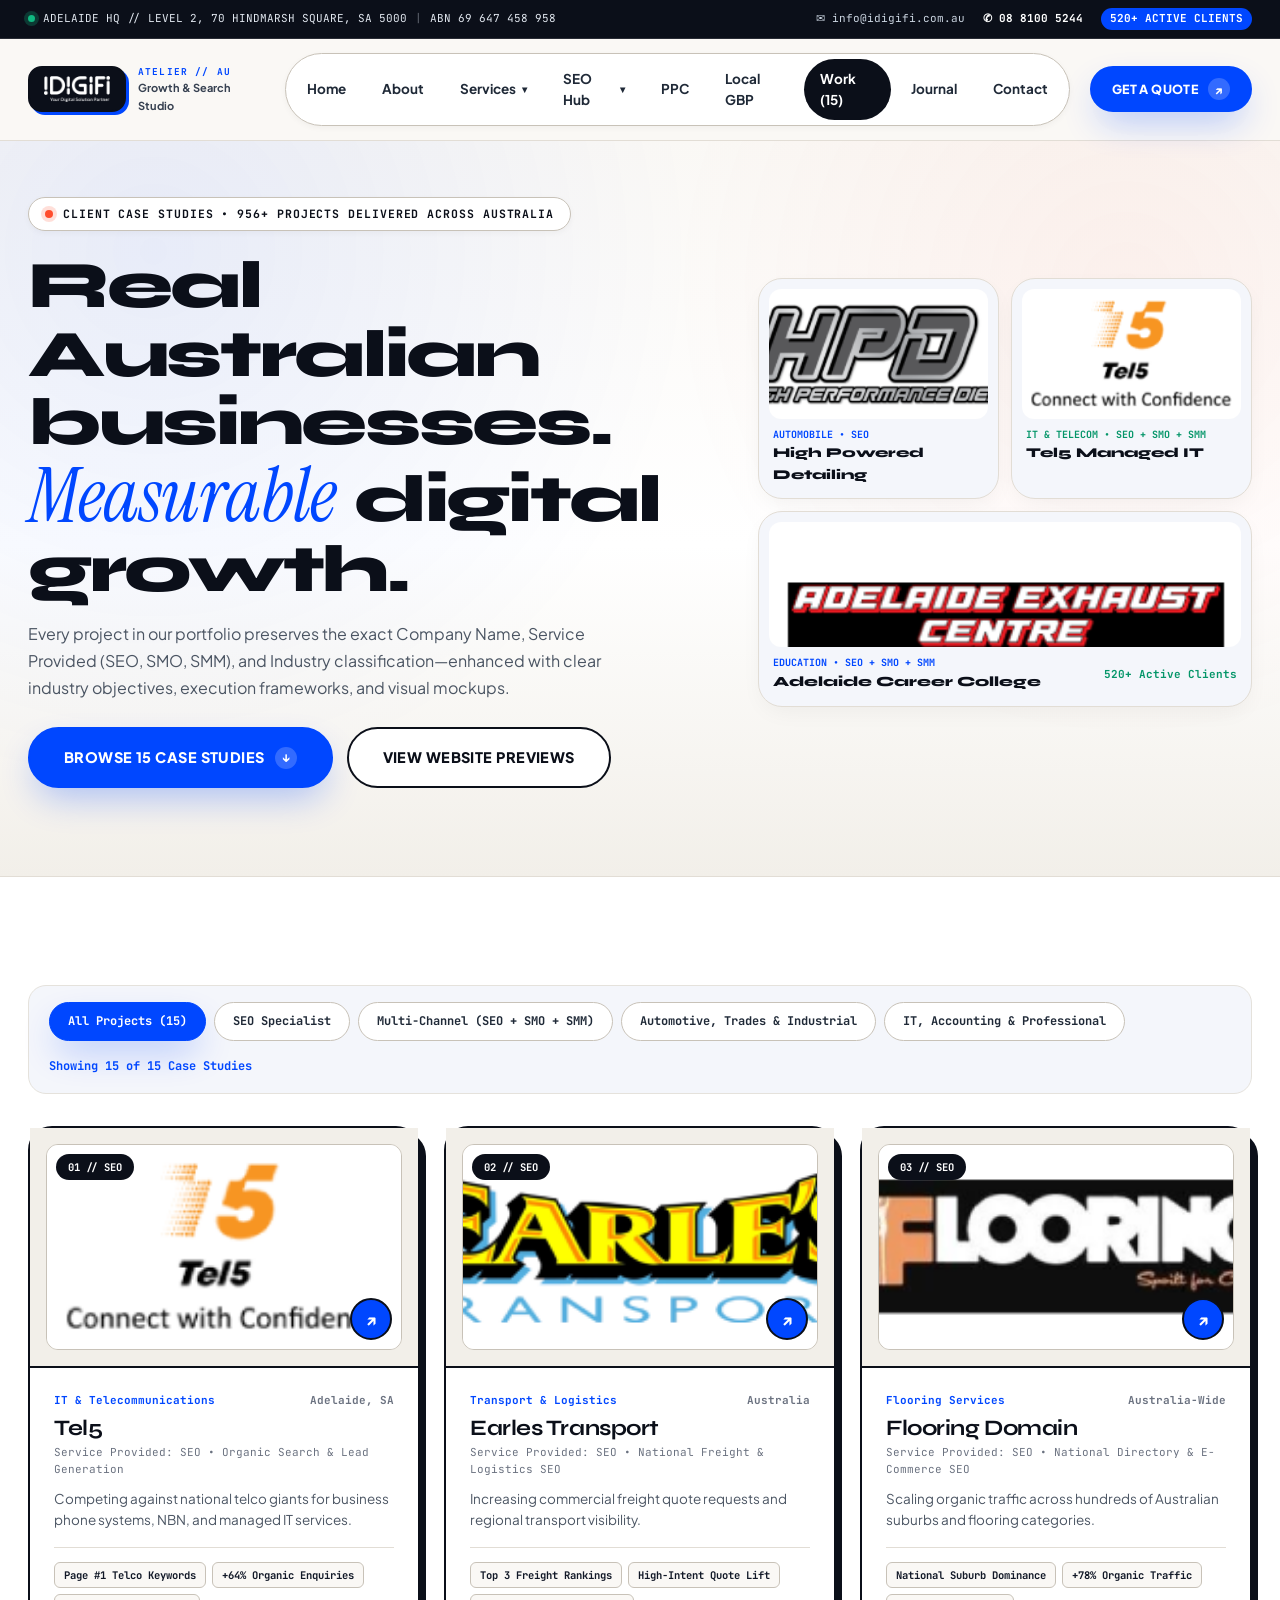
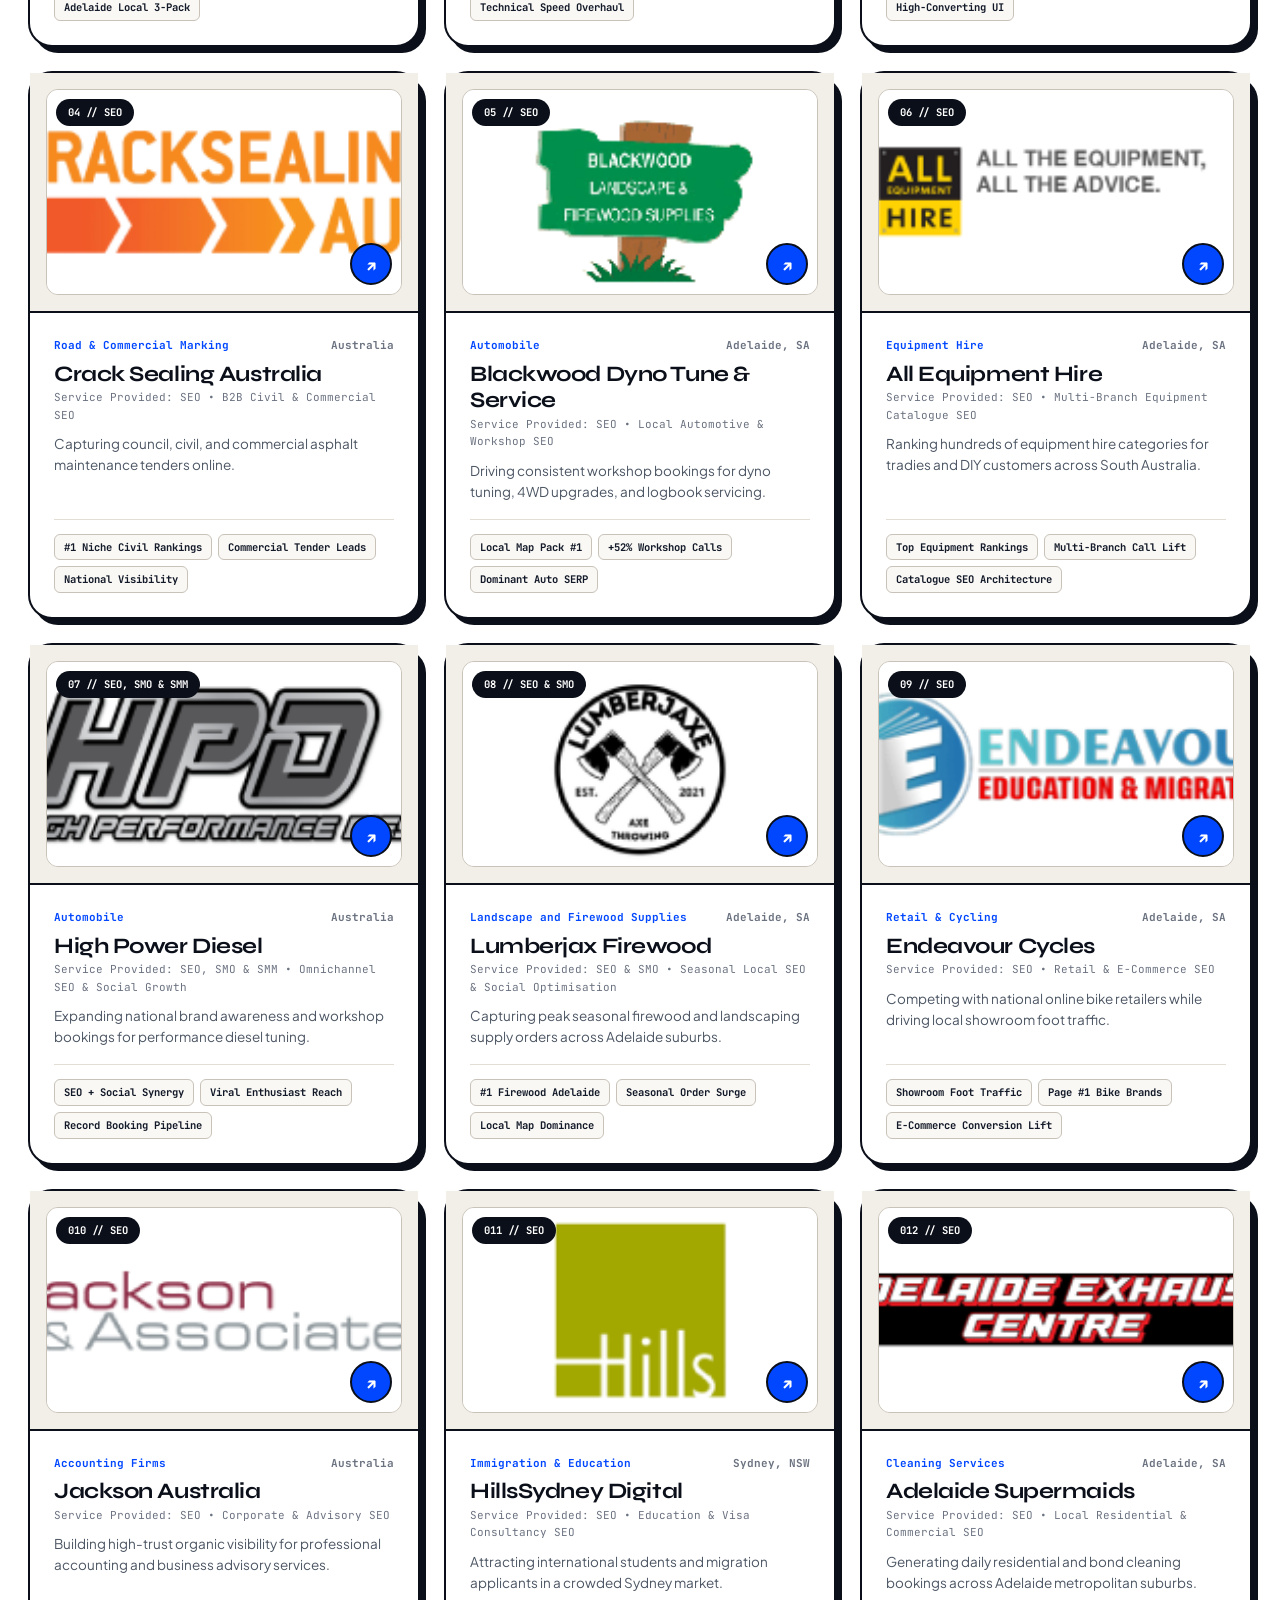
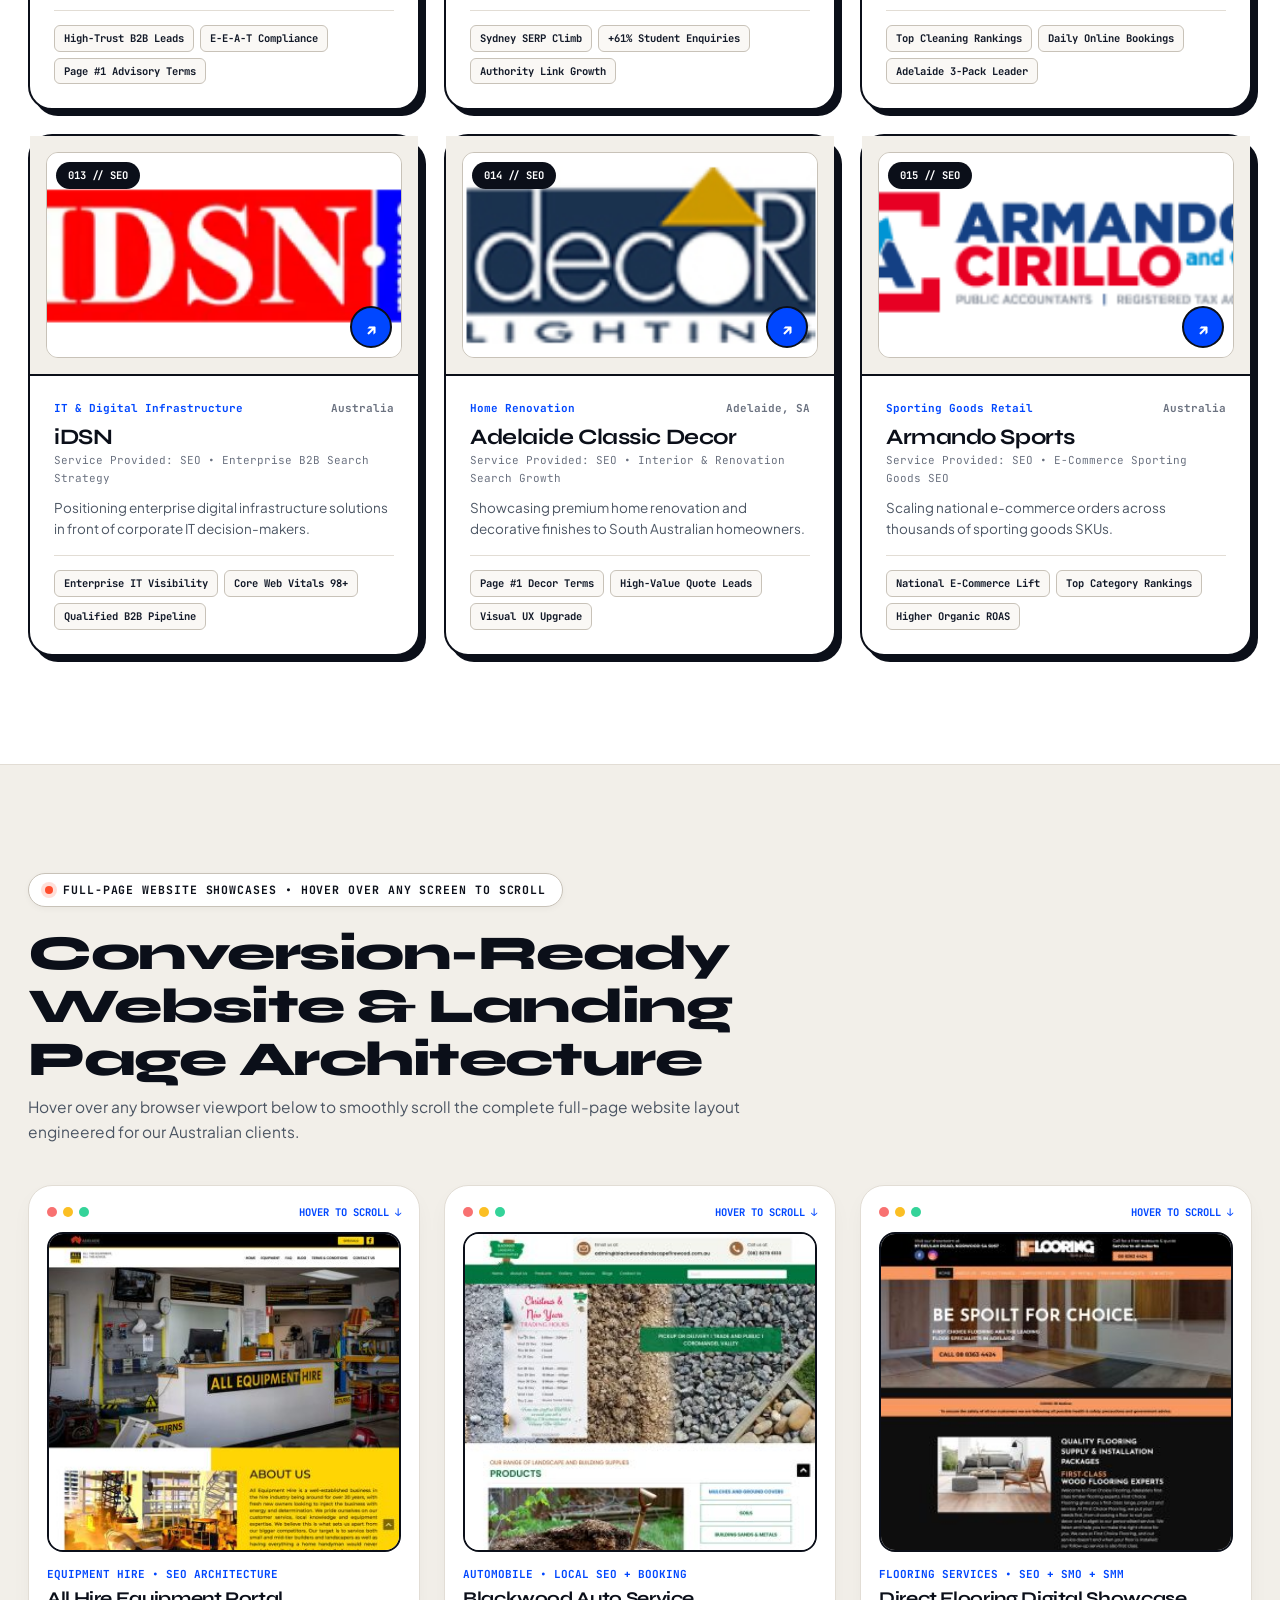
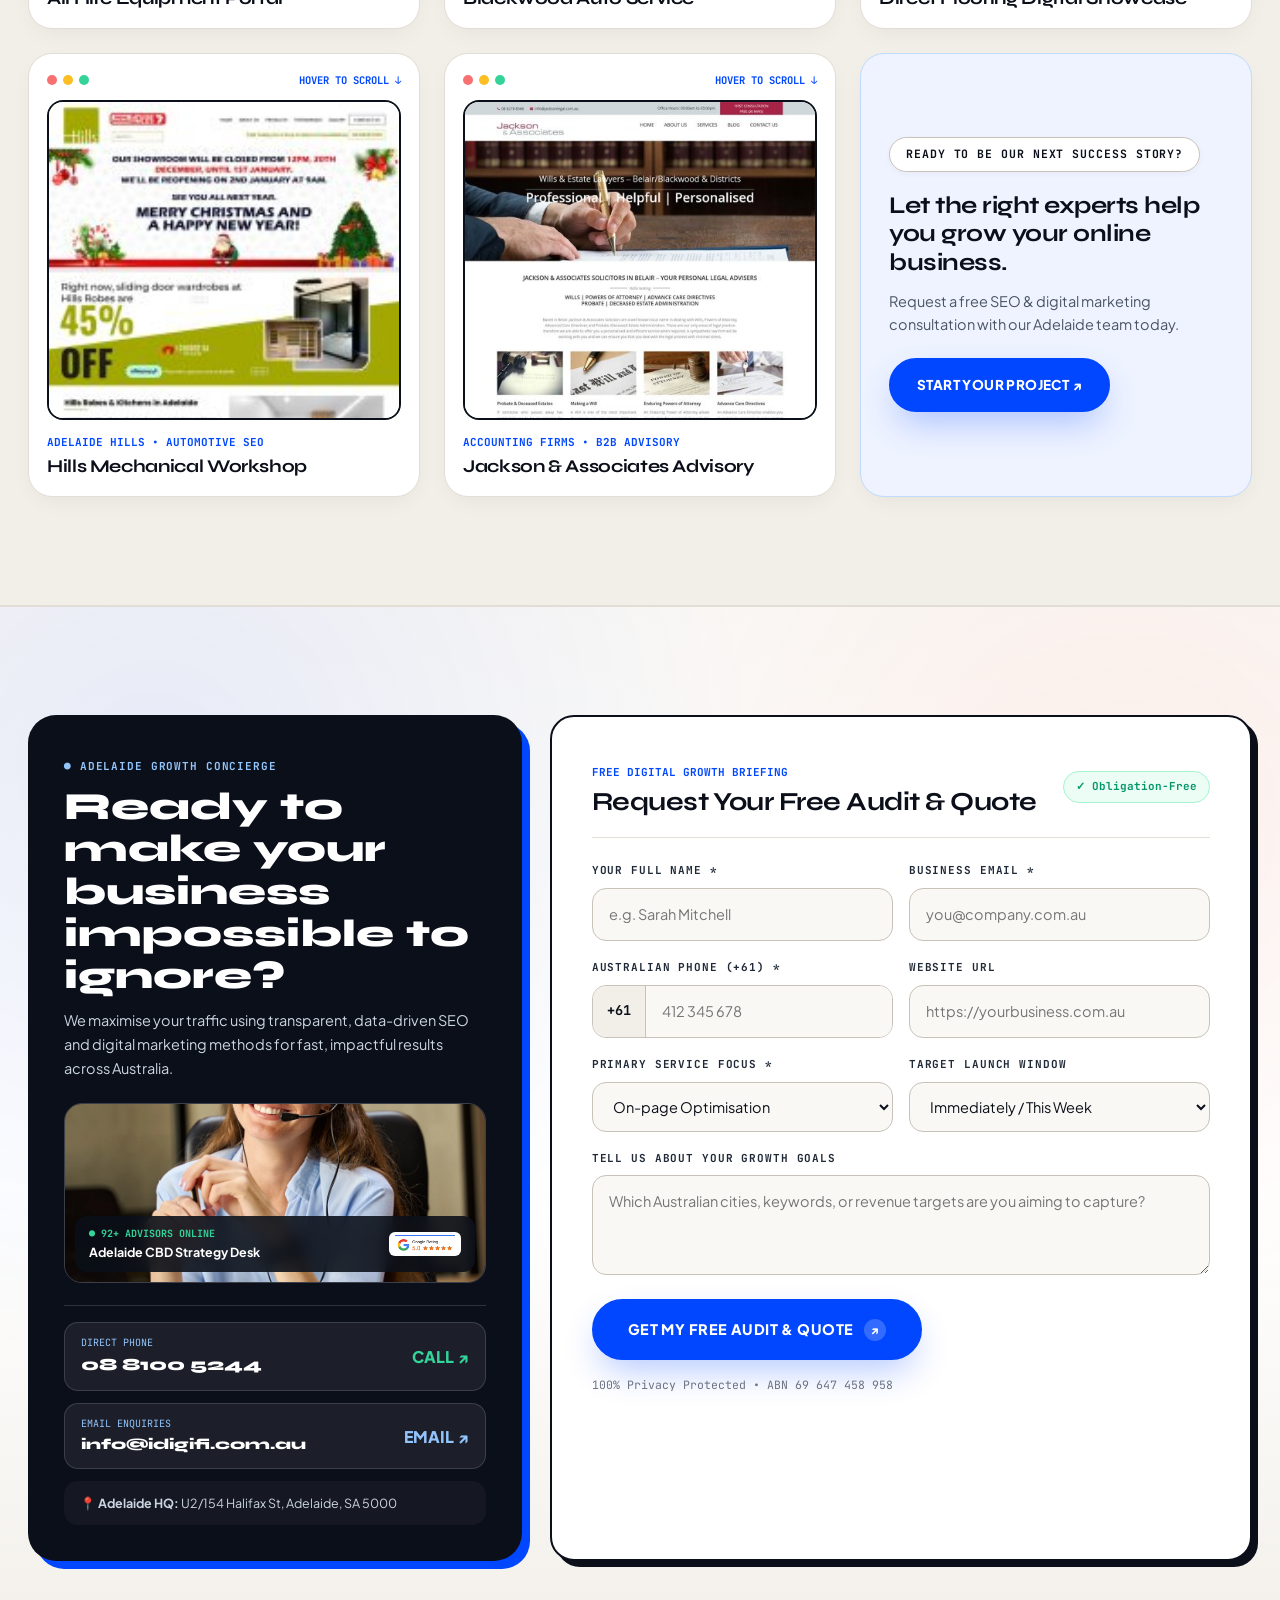
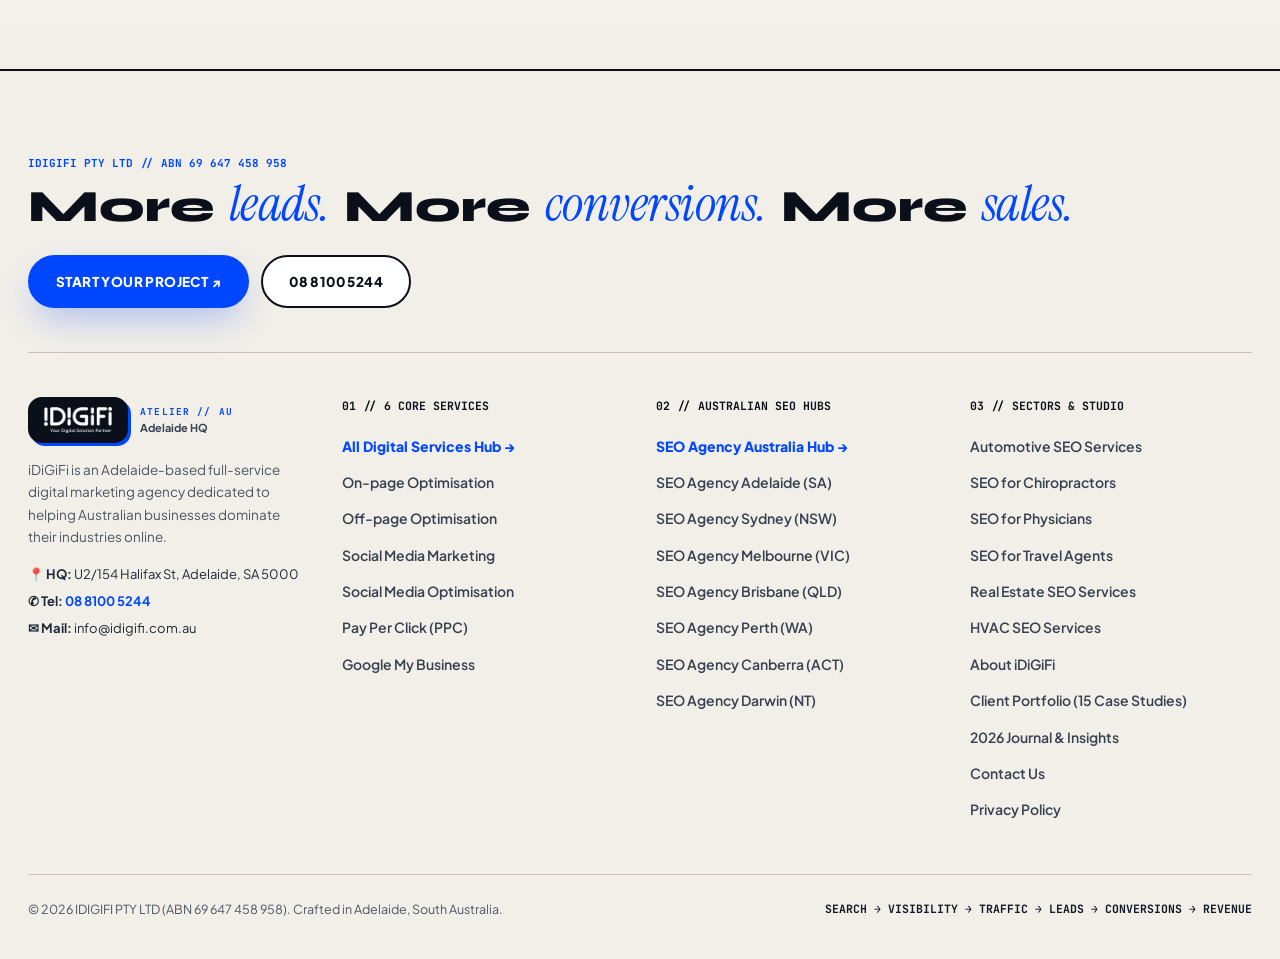
<file: portfolio.html>
<!DOCTYPE html>
<html lang="en-AU">
<head>
  <meta charset="UTF-8" />
  <meta name="viewport" content="width=device-width, initial-scale=1.0" />
  <title>Portfolio & Client Case Studies Australia | iDiGiFi</title>
  <meta name="description" content="Explore 15 real Australian digital marketing case studies and 5 full-page website previews delivered by iDiGiFi across Adelaide, Sydney, Melbourne, and nationwide." />
  <link rel="icon" type="image/jpeg" href="images/favicon.jpg" />
  <link rel="stylesheet" href="css/styles.css" />
</head>
<body>
  <div id="site-header-mount"></div>

  <main id="main-content">
    <!-- 1. PORTFOLIO HERO -->
    <section class="hero-atelier bg-ice-gradient bg-grid-light border-bottom">
      <div class="container">
        <div class="grid-12">
          <div class="col-7">
            <span class="eyebrow"><span class="eyebrow-dot"></span><span>Client Case Studies • 956+ Projects Delivered Across Australia</span></span>
            <h1 class="h1-display">
              Real Australian businesses.
              <span class="serif-italic">Measurable</span> digital growth.
            </h1>
            <p style="font-size:16px;color:var(--ink-600);margin-top:16px;line-height:1.7;max-width:620px;">
              Every project in our portfolio preserves the exact Company Name, Service Provided (SEO, SMO, SMM), and Industry classification—enhanced with clear industry objectives, execution frameworks, and visual mockups.
            </p>
            <div style="display:flex;flex-wrap:wrap;gap:14px;margin-top:26px;">
              <a href="#case-studies" class="btn btn-primary btn-lg"><span>BROWSE 15 CASE STUDIES</span><span class="btn-arrow">↓</span></a>
              <a href="#website-previews" class="btn btn-outline btn-lg"><span>VIEW WEBSITE PREVIEWS</span></a>
            </div>
          </div>

          <div class="col-5 grid-2" style="gap:12px;">
            <div class="card" style="padding:10px;background:var(--bg-slate);">
              <img src="images/portfolio/hpd.png" alt="High Powered Detailing" style="width:100%;height:130px;object-fit:cover;object-position:top;border-radius:12px;" />
              <div style="padding:8px 4px 2px;"><div class="font-mono" style="font-size:10px;color:var(--cobalt);font-weight:700;">AUTOMOBILE • SEO</div><div style="font-family:var(--font-display);font-size:13.5px;font-weight:800;">High Powered Detailing</div></div>
            </div>
            <div class="card" style="padding:10px;background:var(--bg-slate);">
              <img src="images/portfolio/tel5.png" alt="Tel5 IT & Telecom" style="width:100%;height:130px;object-fit:cover;object-position:top;border-radius:12px;" />
              <div style="padding:8px 4px 2px;"><div class="font-mono" style="font-size:10px;color:var(--emerald);font-weight:700;">IT &amp; TELECOM • SEO + SMO + SMM</div><div style="font-family:var(--font-display);font-size:13.5px;font-weight:800;">Tel5 Managed IT</div></div>
            </div>
            <div class="card" style="padding:10px;background:var(--bg-slate);grid-column:span 2;">
              <img src="images/portfolio/adelaid.png" alt="Adelaide Career College" style="width:100%;height:125px;object-fit:cover;object-position:top;border-radius:12px;" />
              <div style="padding:8px 4px 2px;display:flex;justify-content:space-between;align-items:center;">
                <div><div class="font-mono" style="font-size:10px;color:var(--cobalt);font-weight:700;">EDUCATION • SEO + SMO + SMM</div><div style="font-family:var(--font-display);font-size:14px;font-weight:800;">Adelaide Career College</div></div>
                <span class="font-mono" style="font-size:11px;font-weight:700;color:var(--emerald);">520+ Active Clients</span>
              </div>
            </div>
          </div>
        </div>
      </div>
    </section>

    <!-- 2. FILTERABLE 15-PROJECT PORTFOLIO GRID -->
    <section id="case-studies" class="section bg-white border-bottom">
      <div class="container">
        <div style="display:flex;flex-wrap:wrap;align-items:center;justify-content:space-between;gap:16px;margin-bottom:32px;padding:16px 20px;border-radius:18px;background:var(--bg-slate);border:1px solid var(--border-light);">
          <div style="display:flex;flex-wrap:wrap;gap:8px;">
            <button type="button" class="filter-pill active" data-portfolio-filter="ALL">All Projects (15)</button>
            <button type="button" class="filter-pill" data-portfolio-filter="SEO">SEO Specialist</button>
            <button type="button" class="filter-pill" data-portfolio-filter="MULTI">Multi-Channel (SEO + SMO + SMM)</button>
            <button type="button" class="filter-pill" data-portfolio-filter="AUTO_TRADES">Automotive, Trades &amp; Industrial</button>
            <button type="button" class="filter-pill" data-portfolio-filter="PRO_IT">IT, Accounting &amp; Professional</button>
          </div>
          <div id="portfolio-count" class="font-mono" style="font-size:12px;font-weight:700;color:var(--cobalt);">
            Showing 15 of 15 Projects
          </div>
        </div>

        <div id="portfolio-grid-mount" class="grid-3"></div>
      </div>
    </section>

    <!-- 3. FULL-PAGE WEBSITE PREVIEWS (HOVER TO SCROLL) -->
    <section id="website-previews" class="section bg-slate border-bottom">
      <div class="container">
        <div style="max-width:740px;margin-bottom:40px;">
          <span class="eyebrow"><span class="eyebrow-dot"></span><span>Full-Page Website Showcases • Hover Over Any Screen to Scroll</span></span>
          <h2 class="h2-display">Conversion-Ready Website &amp; Landing Page Architecture</h2>
          <p style="font-size:15.5px;color:var(--ink-600);margin-top:10px;">
            Hover over any browser viewport below to smoothly scroll the complete full-page website layout engineered for our Australian clients.
          </p>
        </div>

        <div class="grid-3" style="gap:24px;">
          <div class="card" style="padding:18px;">
            <div style="display:flex;align-items:center;justify-content:space-between;margin-bottom:12px;">
              <div style="display:flex;gap:6px;"><span style="width:10px;height:10px;border-radius:50%;background:#f87171;"></span><span style="width:10px;height:10px;border-radius:50%;background:#fbbf24;"></span><span style="width:10px;height:10px;border-radius:50%;background:#34d399;"></span></div>
              <span class="font-mono" style="font-size:10.5px;color:var(--cobalt);font-weight:700;">HOVER TO SCROLL ↓</span>
            </div>
            <div class="web-preview-viewport">
              <img src="images/wp/screen-allhire.jpg" alt="All Hire Equipment Portal" />
            </div>
            <div style="padding-top:14px;">
              <div class="font-mono" style="font-size:11px;color:var(--cobalt);font-weight:700;">EQUIPMENT HIRE • SEO ARCHITECTURE</div>
              <h3 class="h3-display" style="font-size:18px;margin-top:4px;">All Hire Equipment Portal</h3>
            </div>
          </div>

          <div class="card" style="padding:18px;">
            <div style="display:flex;align-items:center;justify-content:space-between;margin-bottom:12px;">
              <div style="display:flex;gap:6px;"><span style="width:10px;height:10px;border-radius:50%;background:#f87171;"></span><span style="width:10px;height:10px;border-radius:50%;background:#fbbf24;"></span><span style="width:10px;height:10px;border-radius:50%;background:#34d399;"></span></div>
              <span class="font-mono" style="font-size:10.5px;color:var(--cobalt);font-weight:700;">HOVER TO SCROLL ↓</span>
            </div>
            <div class="web-preview-viewport">
              <img src="images/wp/screen-blackwood.jpg" alt="Blackwood Auto Service" />
            </div>
            <div style="padding-top:14px;">
              <div class="font-mono" style="font-size:11px;color:var(--cobalt);font-weight:700;">AUTOMOBILE • LOCAL SEO + BOOKING</div>
              <h3 class="h3-display" style="font-size:18px;margin-top:4px;">Blackwood Auto Service</h3>
            </div>
          </div>

          <div class="card" style="padding:18px;">
            <div style="display:flex;align-items:center;justify-content:space-between;margin-bottom:12px;">
              <div style="display:flex;gap:6px;"><span style="width:10px;height:10px;border-radius:50%;background:#f87171;"></span><span style="width:10px;height:10px;border-radius:50%;background:#fbbf24;"></span><span style="width:10px;height:10px;border-radius:50%;background:#34d399;"></span></div>
              <span class="font-mono" style="font-size:10.5px;color:var(--cobalt);font-weight:700;">HOVER TO SCROLL ↓</span>
            </div>
            <div class="web-preview-viewport">
              <img src="images/wp/screen-flooring.jpg" alt="Direct Flooring Showroom" />
            </div>
            <div style="padding-top:14px;">
              <div class="font-mono" style="font-size:11px;color:var(--cobalt);font-weight:700;">FLOORING SERVICES • SEO + SMO + SMM</div>
              <h3 class="h3-display" style="font-size:18px;margin-top:4px;">Direct Flooring Digital Showcase</h3>
            </div>
          </div>

          <div class="card" style="padding:18px;">
            <div style="display:flex;align-items:center;justify-content:space-between;margin-bottom:12px;">
              <div style="display:flex;gap:6px;"><span style="width:10px;height:10px;border-radius:50%;background:#f87171;"></span><span style="width:10px;height:10px;border-radius:50%;background:#fbbf24;"></span><span style="width:10px;height:10px;border-radius:50%;background:#34d399;"></span></div>
              <span class="font-mono" style="font-size:10.5px;color:var(--cobalt);font-weight:700;">HOVER TO SCROLL ↓</span>
            </div>
            <div class="web-preview-viewport">
              <img src="images/wp/screen-hills.jpg" alt="Hills Mechanical Automotive" />
            </div>
            <div style="padding-top:14px;">
              <div class="font-mono" style="font-size:11px;color:var(--cobalt);font-weight:700;">ADELAIDE HILLS • AUTOMOTIVE SEO</div>
              <h3 class="h3-display" style="font-size:18px;margin-top:4px;">Hills Mechanical Workshop</h3>
            </div>
          </div>

          <div class="card" style="padding:18px;">
            <div style="display:flex;align-items:center;justify-content:space-between;margin-bottom:12px;">
              <div style="display:flex;gap:6px;"><span style="width:10px;height:10px;border-radius:50%;background:#f87171;"></span><span style="width:10px;height:10px;border-radius:50%;background:#fbbf24;"></span><span style="width:10px;height:10px;border-radius:50%;background:#34d399;"></span></div>
              <span class="font-mono" style="font-size:10.5px;color:var(--cobalt);font-weight:700;">HOVER TO SCROLL ↓</span>
            </div>
            <div class="web-preview-viewport">
              <img src="images/wp/screen-jackson.jpg" alt="Jackson & Associates Accounting" />
            </div>
            <div style="padding-top:14px;">
              <div class="font-mono" style="font-size:11px;color:var(--cobalt);font-weight:700;">ACCOUNTING FIRMS • B2B ADVISORY</div>
              <h3 class="h3-display" style="font-size:18px;margin-top:4px;">Jackson &amp; Associates Advisory</h3>
            </div>
          </div>

          <div class="card" style="padding:28px;background:var(--bg-ice);border-color:#bfdbfe;display:flex;flex-direction:column;justify-content:center;">
            <span class="eyebrow" style="background:#ffffff;align-self:flex-start;">Ready to Be Our Next Success Story?</span>
            <h3 class="h3-display" style="font-size:24px;margin-bottom:12px;">Let the right experts help you grow your online business.</h3>
            <p style="font-size:14.5px;color:var(--ink-600);margin-bottom:22px;">
              Request a free SEO &amp; digital marketing consultation with our Adelaide team today.
            </p>
            <a href="contact.html" class="btn btn-primary" style="align-self:flex-start;">START YOUR PROJECT ↗</a>
          </div>
        </div>
      </div>
    </section>

    <!-- Portfolio Case Study Modal -->
    <div id="portfolio-modal" class="modal-backdrop"></div>

    <!-- 4. CONTACT -->
    <div id="contact-mount"></div>
  </main>

  <div id="site-footer-mount"></div>

  <script src="js/data.js"></script>
  <script src="js/app.js"></script>
</body>
</html>
</file>
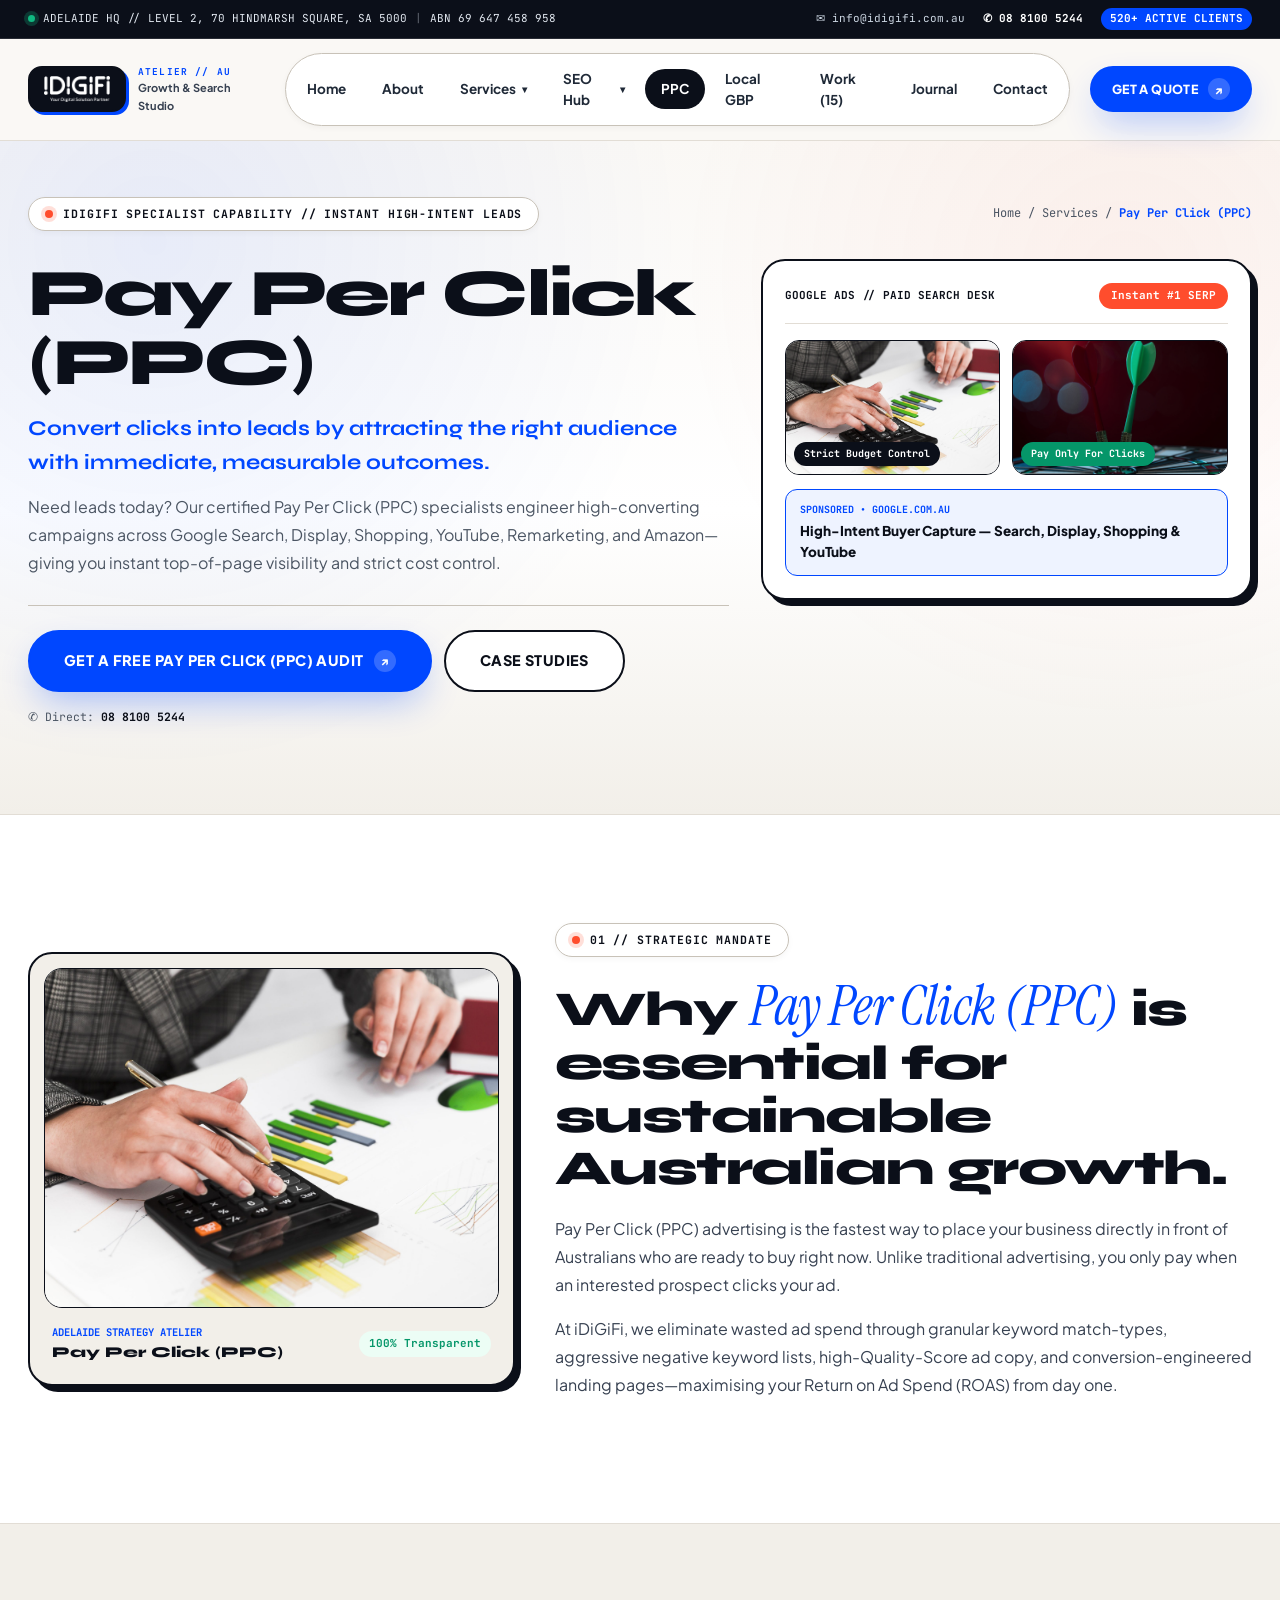
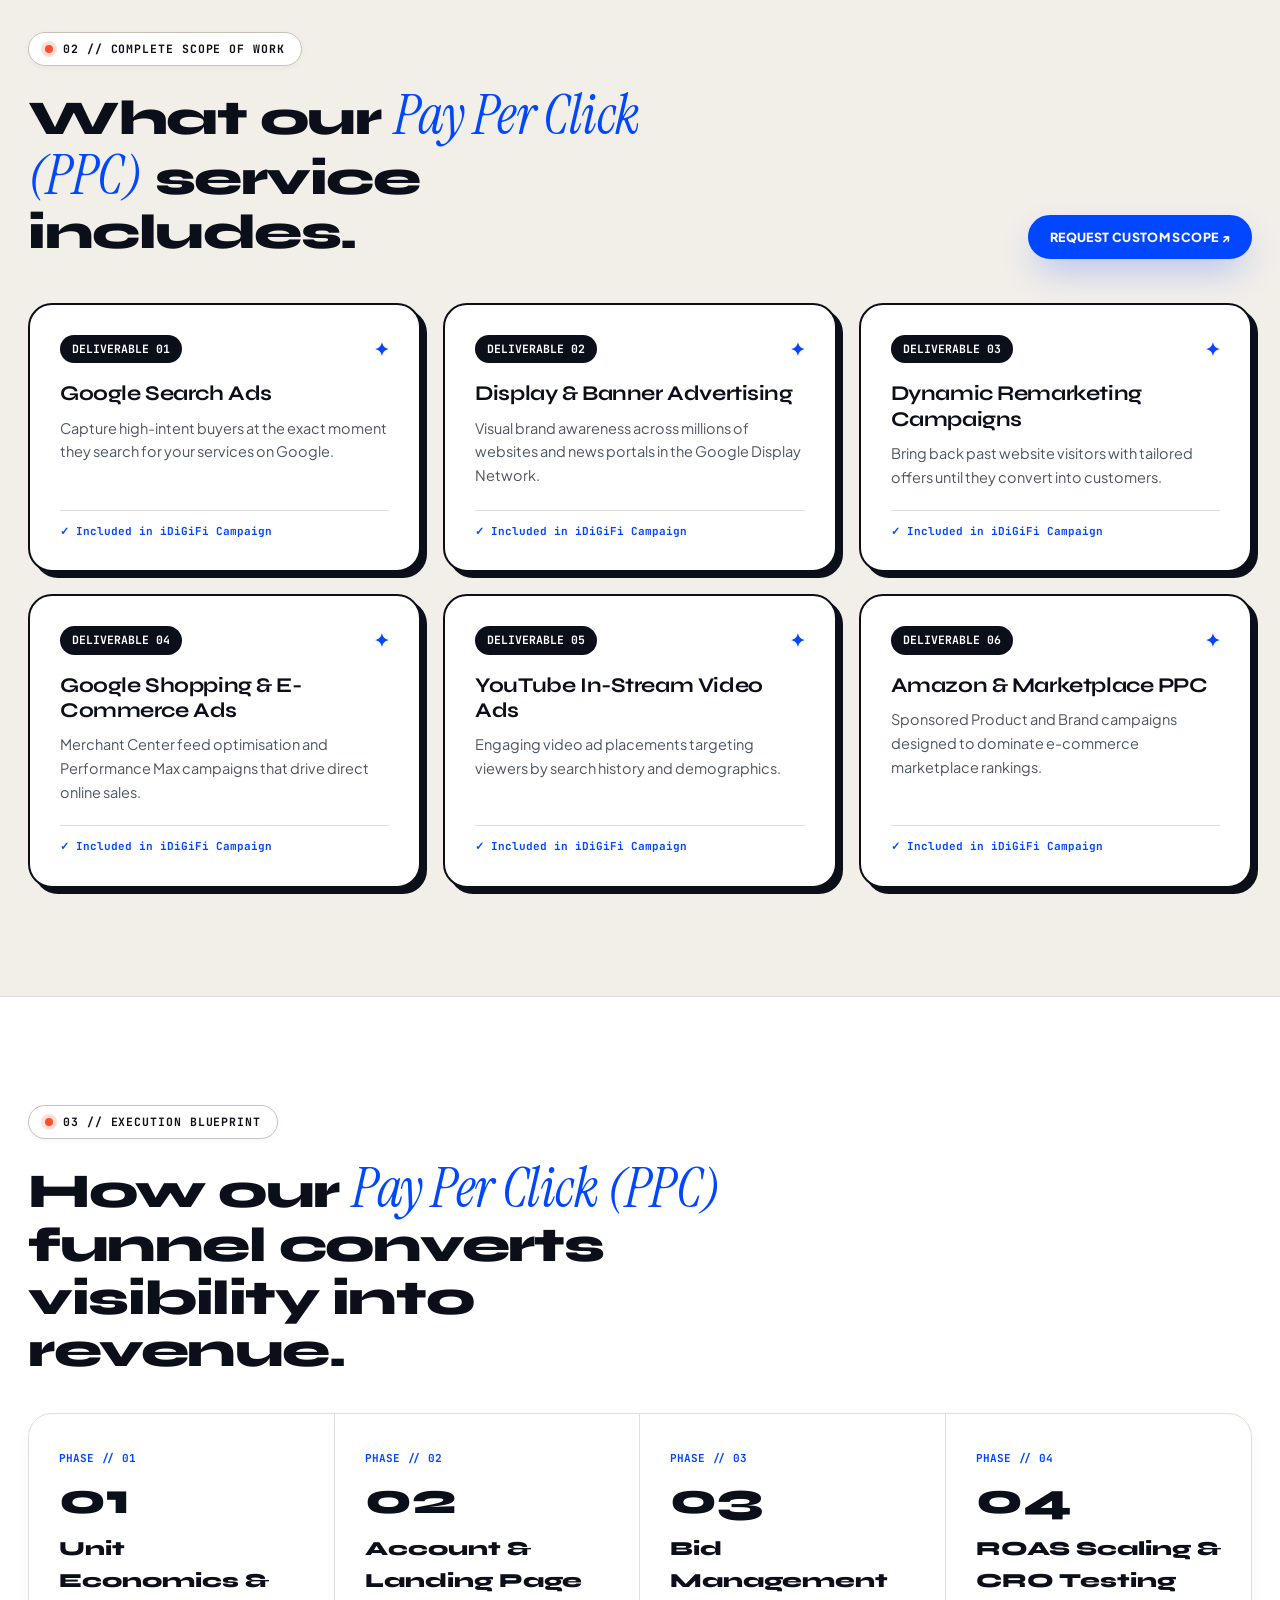
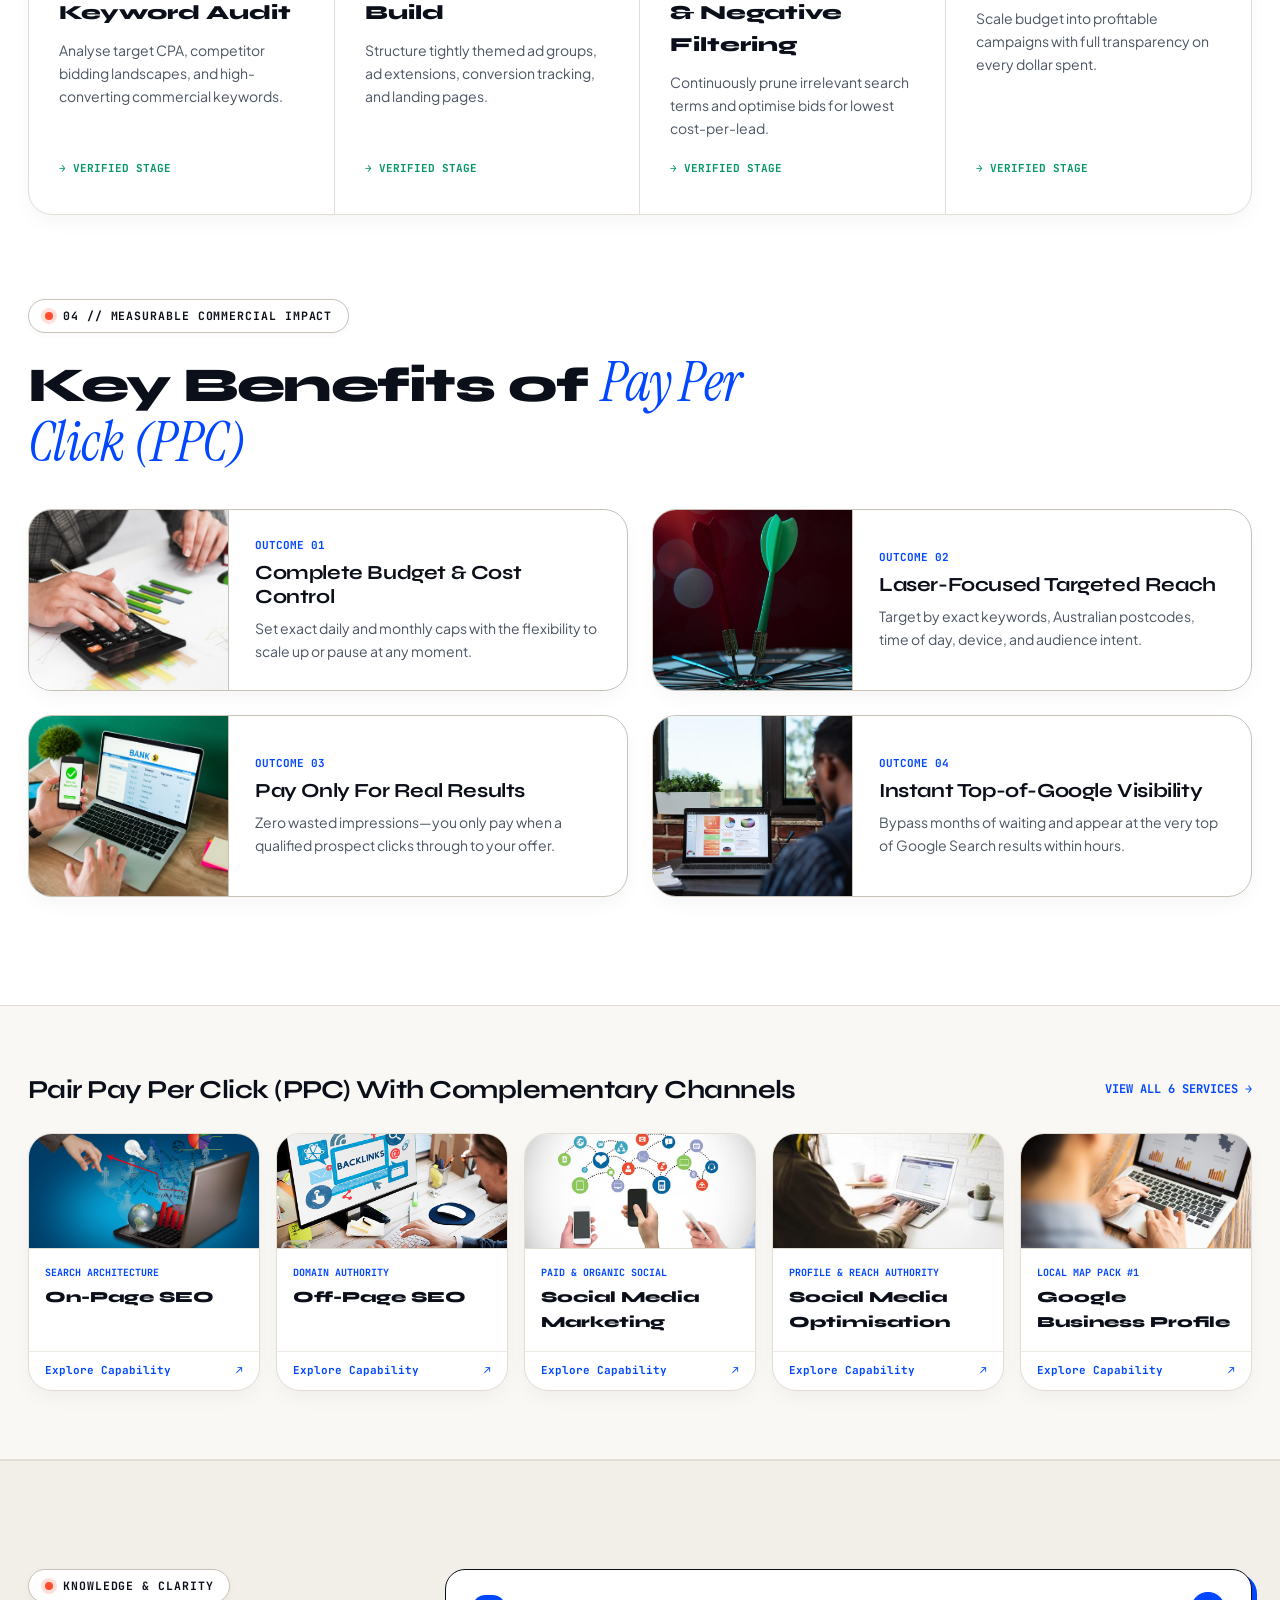
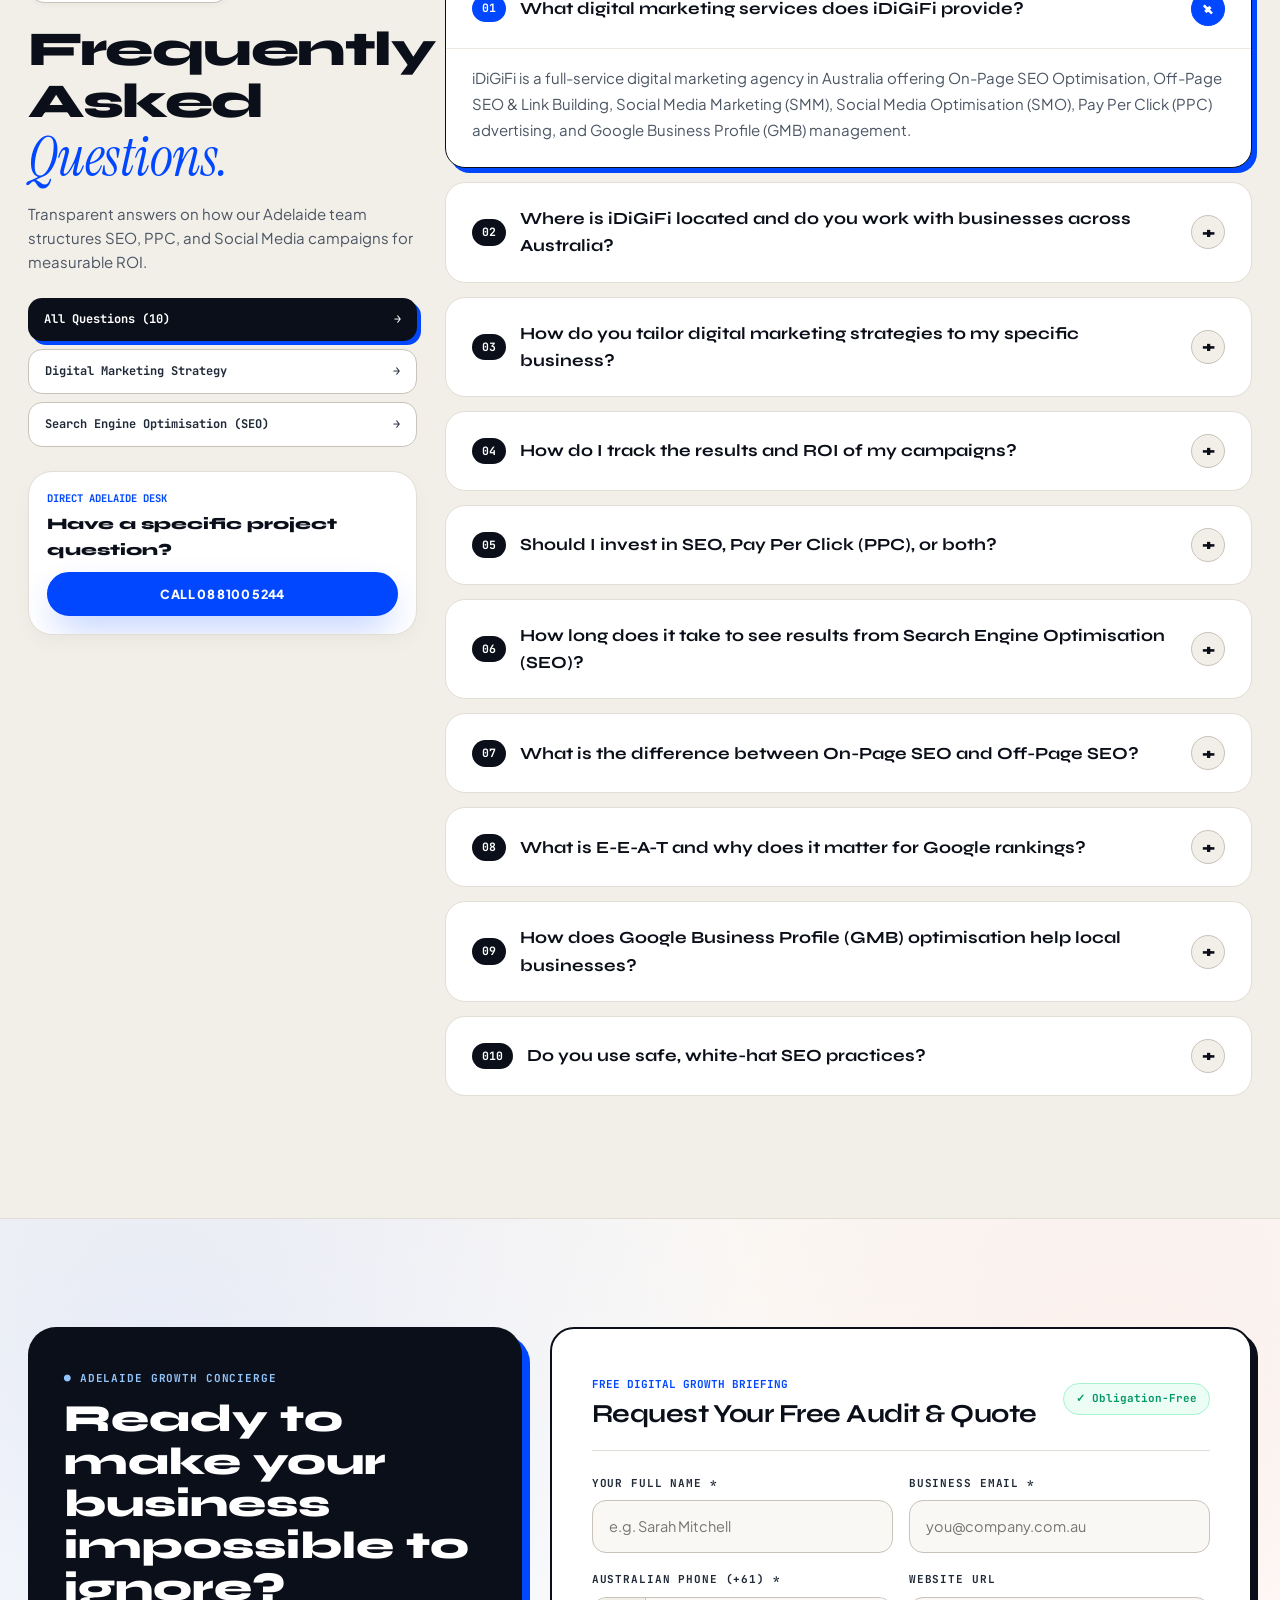
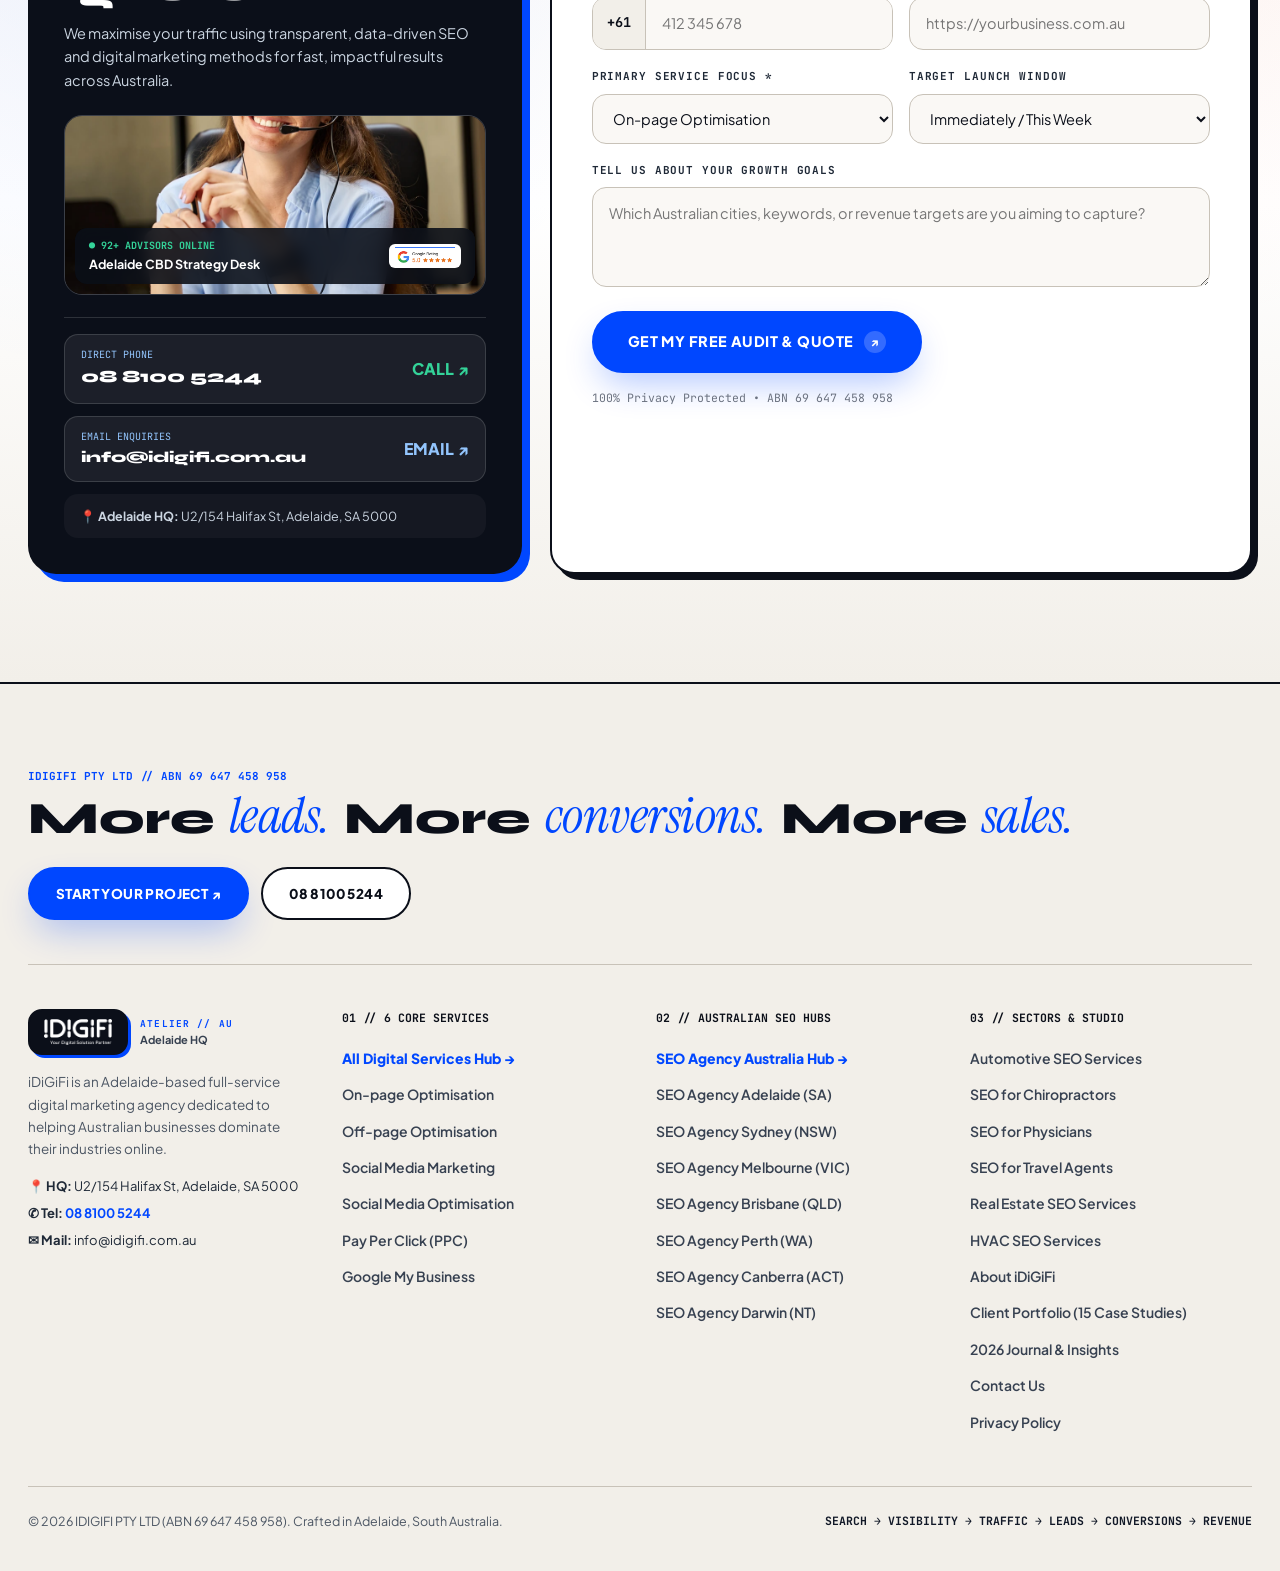
<file: ppc.html>
<!DOCTYPE html>
<html lang="en-AU">
<head>
  <meta charset="UTF-8" />
  <meta name="viewport" content="width=device-width, initial-scale=1.0" />
  <title>Pay Per Click (PPC) & Google Ads Agency Australia | iDiGiFi</title>
  <meta name="description" content="Capture high-intent searchers at the exact moment they are ready to buy with data-driven Google Ads, Search, Display, Shopping, and Remarketing campaigns." />
  <link rel="icon" type="image/jpeg" href="images/favicon.jpg" />
  <link rel="stylesheet" href="css/styles.css" />
</head>
<body>
  <div id="site-header-mount"></div>

  <main id="main-content">
    <div id="service-detail-mount" data-service-id="ppc"></div>
    <div id="faq-mount"></div>
    <div id="contact-mount"></div>
  </main>

  <div id="site-footer-mount"></div>

  <script src="js/data.js"></script>
  <script src="js/app.js"></script>
</body>
</html>
</file>
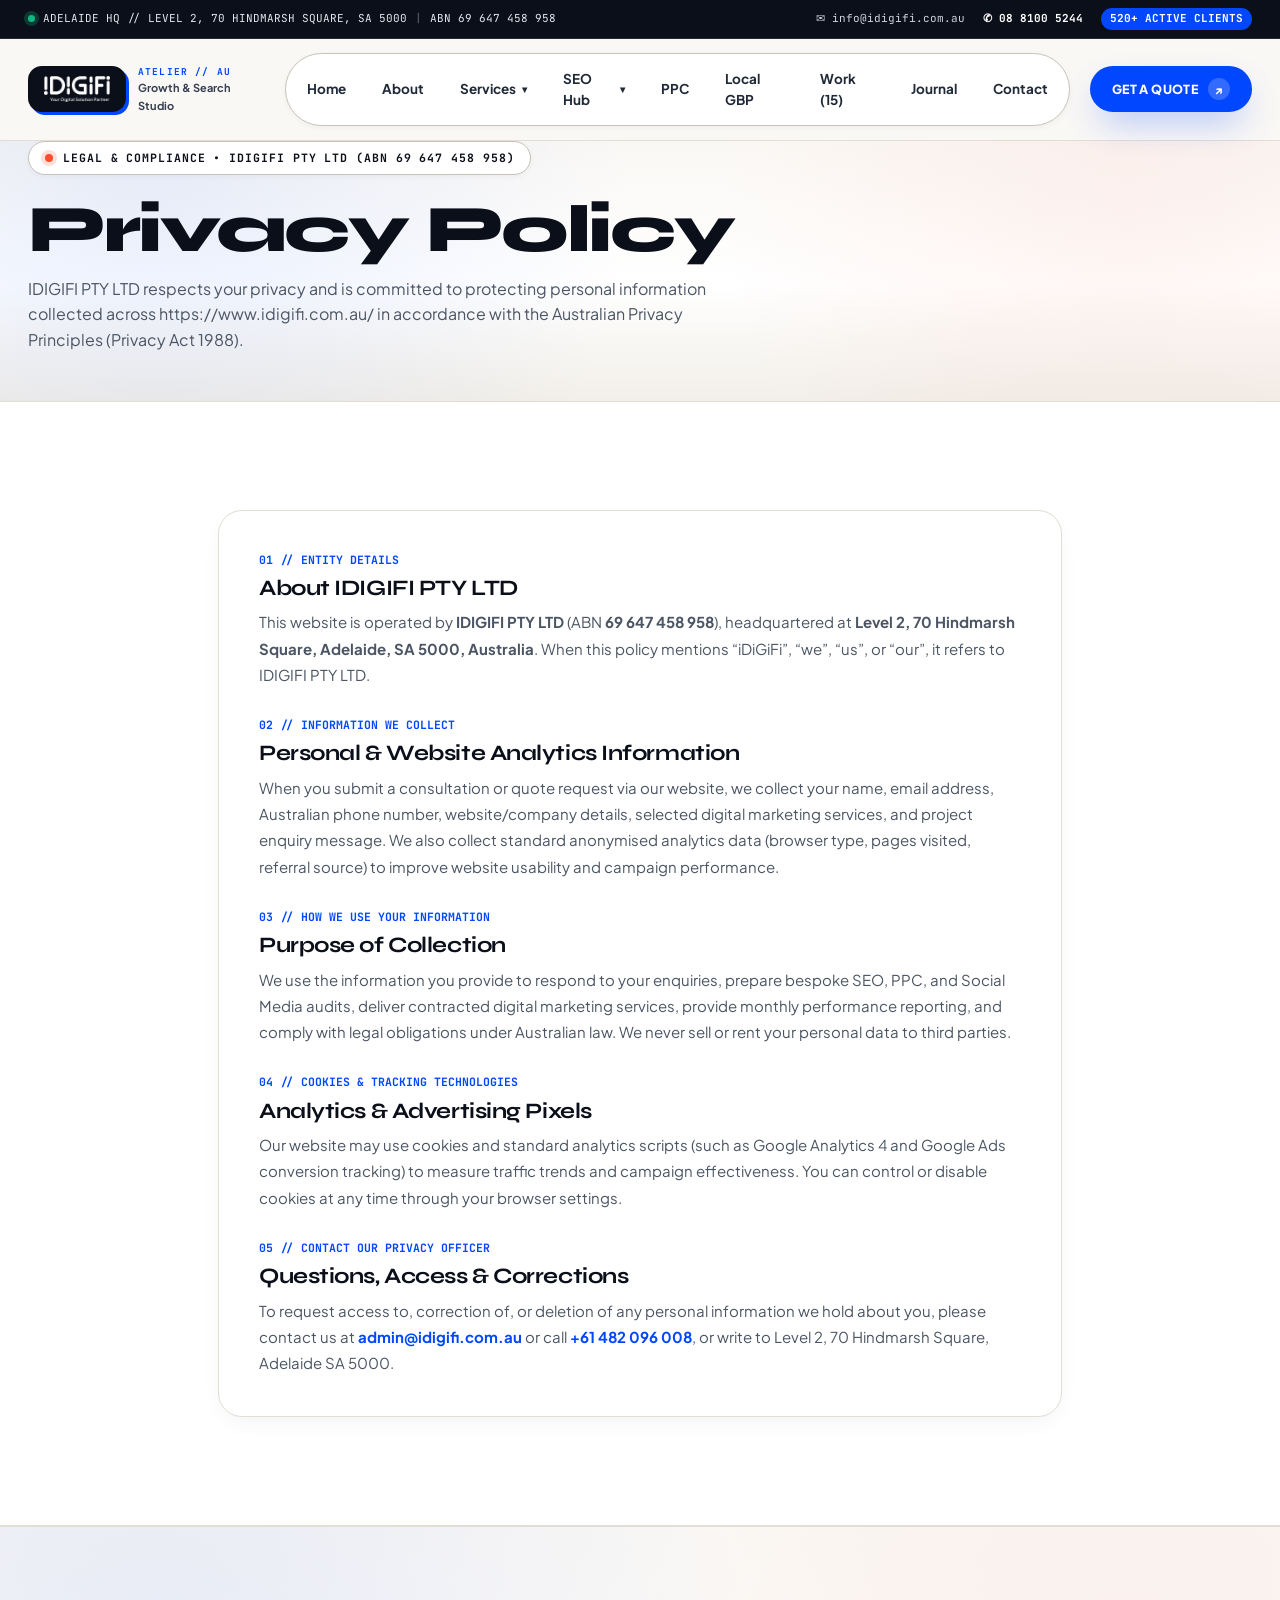
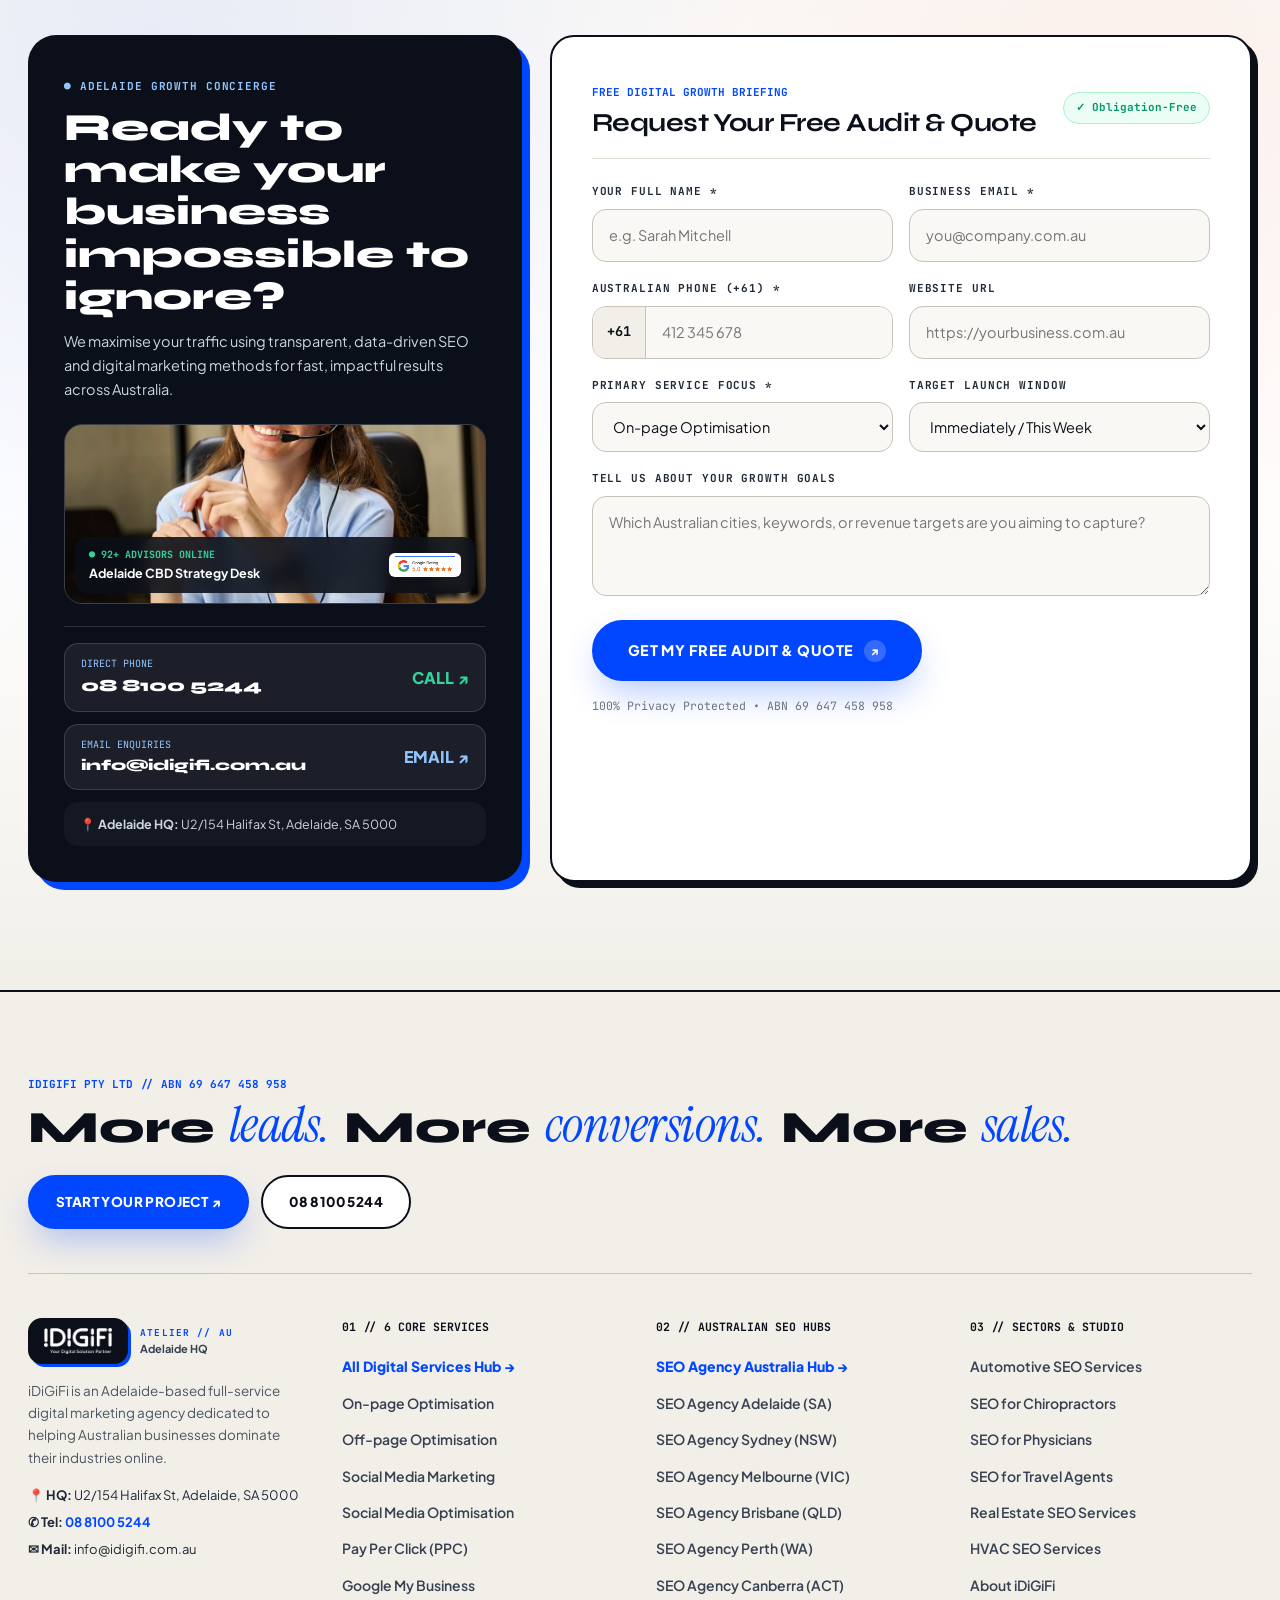
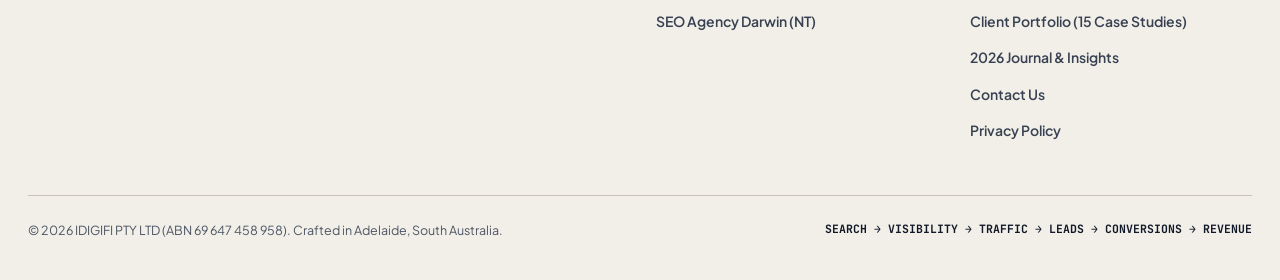
<file: privacy-policy.html>
<!DOCTYPE html>
<html lang="en-AU">
<head>
  <meta charset="UTF-8" />
  <meta name="viewport" content="width=device-width, initial-scale=1.0" />
  <title>Privacy Policy | IDIGIFI PTY LTD (ABN 69 647 458 958)</title>
  <meta name="description" content="Official Privacy Policy for IDIGIFI PTY LTD (ABN 69 647 458 958), Level 2, 70 Hindmarsh Square, Adelaide SA 5000." />
  <link rel="icon" type="image/jpeg" href="images/favicon.jpg" />
  <link rel="stylesheet" href="css/styles.css" />
</head>
<body>
  <div id="site-header-mount"></div>

  <main id="main-content">
    <section class="hero-section bg-ice-gradient bg-grid-light border-bottom" style="padding-bottom:48px;">
      <div class="container">
        <span class="eyebrow"><span class="eyebrow-dot"></span><span>Legal &amp; Compliance • IDIGIFI PTY LTD (ABN 69 647 458 958)</span></span>
        <h1 class="h1-display">Privacy Policy</h1>
        <p style="font-size:16px;color:var(--ink-600);margin-top:12px;max-width:680px;">
          IDIGIFI PTY LTD respects your privacy and is committed to protecting personal information collected across https://www.idigifi.com.au/ in accordance with the Australian Privacy Principles (Privacy Act 1988).
        </p>
      </div>
    </section>

    <section class="section bg-white border-bottom">
      <div class="container" style="max-width:900px;">
        <div class="card" style="padding:40px;display:flex;flex-direction:column;gap:28px;">
          <div>
            <div class="font-mono" style="font-size:11.5px;color:var(--cobalt);font-weight:700;margin-bottom:6px;">01 // ENTITY DETAILS</div>
            <h2 class="h3-display" style="font-size:22px;margin-bottom:8px;">About IDIGIFI PTY LTD</h2>
            <p style="font-size:15px;color:var(--ink-600);line-height:1.75;">
              This website is operated by <strong>IDIGIFI PTY LTD</strong> (ABN <strong>69 647 458 958</strong>), headquartered at <strong>Level 2, 70 Hindmarsh Square, Adelaide, SA 5000, Australia</strong>. When this policy mentions “iDiGiFi”, “we”, “us”, or “our”, it refers to IDIGIFI PTY LTD.
            </p>
          </div>

          <div>
            <div class="font-mono" style="font-size:11.5px;color:var(--cobalt);font-weight:700;margin-bottom:6px;">02 // INFORMATION WE COLLECT</div>
            <h2 class="h3-display" style="font-size:22px;margin-bottom:8px;">Personal &amp; Website Analytics Information</h2>
            <p style="font-size:15px;color:var(--ink-600);line-height:1.75;">
              When you submit a consultation or quote request via our website, we collect your name, email address, Australian phone number, website/company details, selected digital marketing services, and project enquiry message. We also collect standard anonymised analytics data (browser type, pages visited, referral source) to improve website usability and campaign performance.
            </p>
          </div>

          <div>
            <div class="font-mono" style="font-size:11.5px;color:var(--cobalt);font-weight:700;margin-bottom:6px;">03 // HOW WE USE YOUR INFORMATION</div>
            <h2 class="h3-display" style="font-size:22px;margin-bottom:8px;">Purpose of Collection</h2>
            <p style="font-size:15px;color:var(--ink-600);line-height:1.75;">
              We use the information you provide to respond to your enquiries, prepare bespoke SEO, PPC, and Social Media audits, deliver contracted digital marketing services, provide monthly performance reporting, and comply with legal obligations under Australian law. We never sell or rent your personal data to third parties.
            </p>
          </div>

          <div>
            <div class="font-mono" style="font-size:11.5px;color:var(--cobalt);font-weight:700;margin-bottom:6px;">04 // COOKIES &amp; TRACKING TECHNOLOGIES</div>
            <h2 class="h3-display" style="font-size:22px;margin-bottom:8px;">Analytics &amp; Advertising Pixels</h2>
            <p style="font-size:15px;color:var(--ink-600);line-height:1.75;">
              Our website may use cookies and standard analytics scripts (such as Google Analytics 4 and Google Ads conversion tracking) to measure traffic trends and campaign effectiveness. You can control or disable cookies at any time through your browser settings.
            </p>
          </div>

          <div>
            <div class="font-mono" style="font-size:11.5px;color:var(--cobalt);font-weight:700;margin-bottom:6px;">05 // CONTACT OUR PRIVACY OFFICER</div>
            <h2 class="h3-display" style="font-size:22px;margin-bottom:8px;">Questions, Access &amp; Corrections</h2>
            <p style="font-size:15px;color:var(--ink-600);line-height:1.75;">
              To request access to, correction of, or deletion of any personal information we hold about you, please contact us at <a href="mailto:admin@idigifi.com.au" style="color:var(--cobalt);font-weight:700;">admin@idigifi.com.au</a> or call <a href="tel:+61482096008" style="color:var(--cobalt);font-weight:700;">+61 482 096 008</a>, or write to Level 2, 70 Hindmarsh Square, Adelaide SA 5000.
            </p>
          </div>
        </div>
      </div>
    </section>

    <div id="contact-mount"></div>
  </main>

  <div id="site-footer-mount"></div>

  <script src="js/data.js"></script>
  <script src="js/app.js"></script>
</body>
</html>
</file>
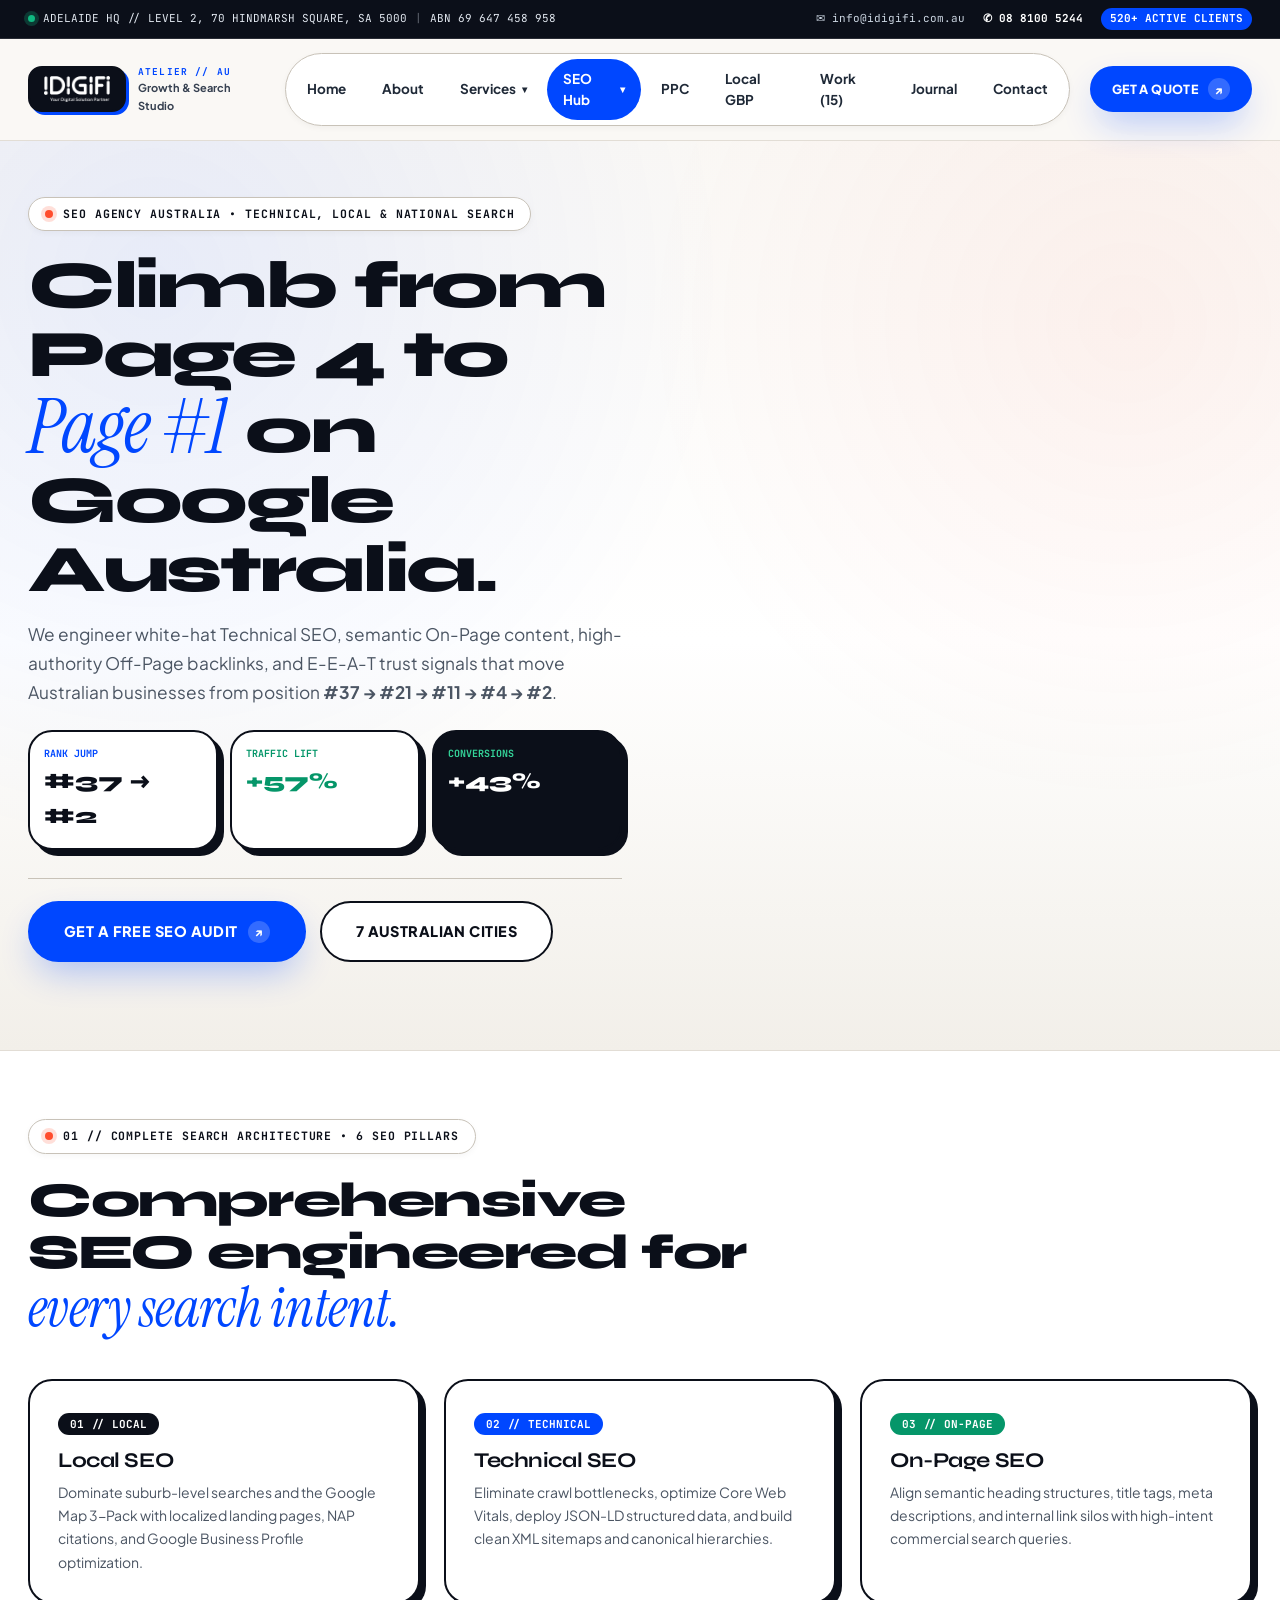
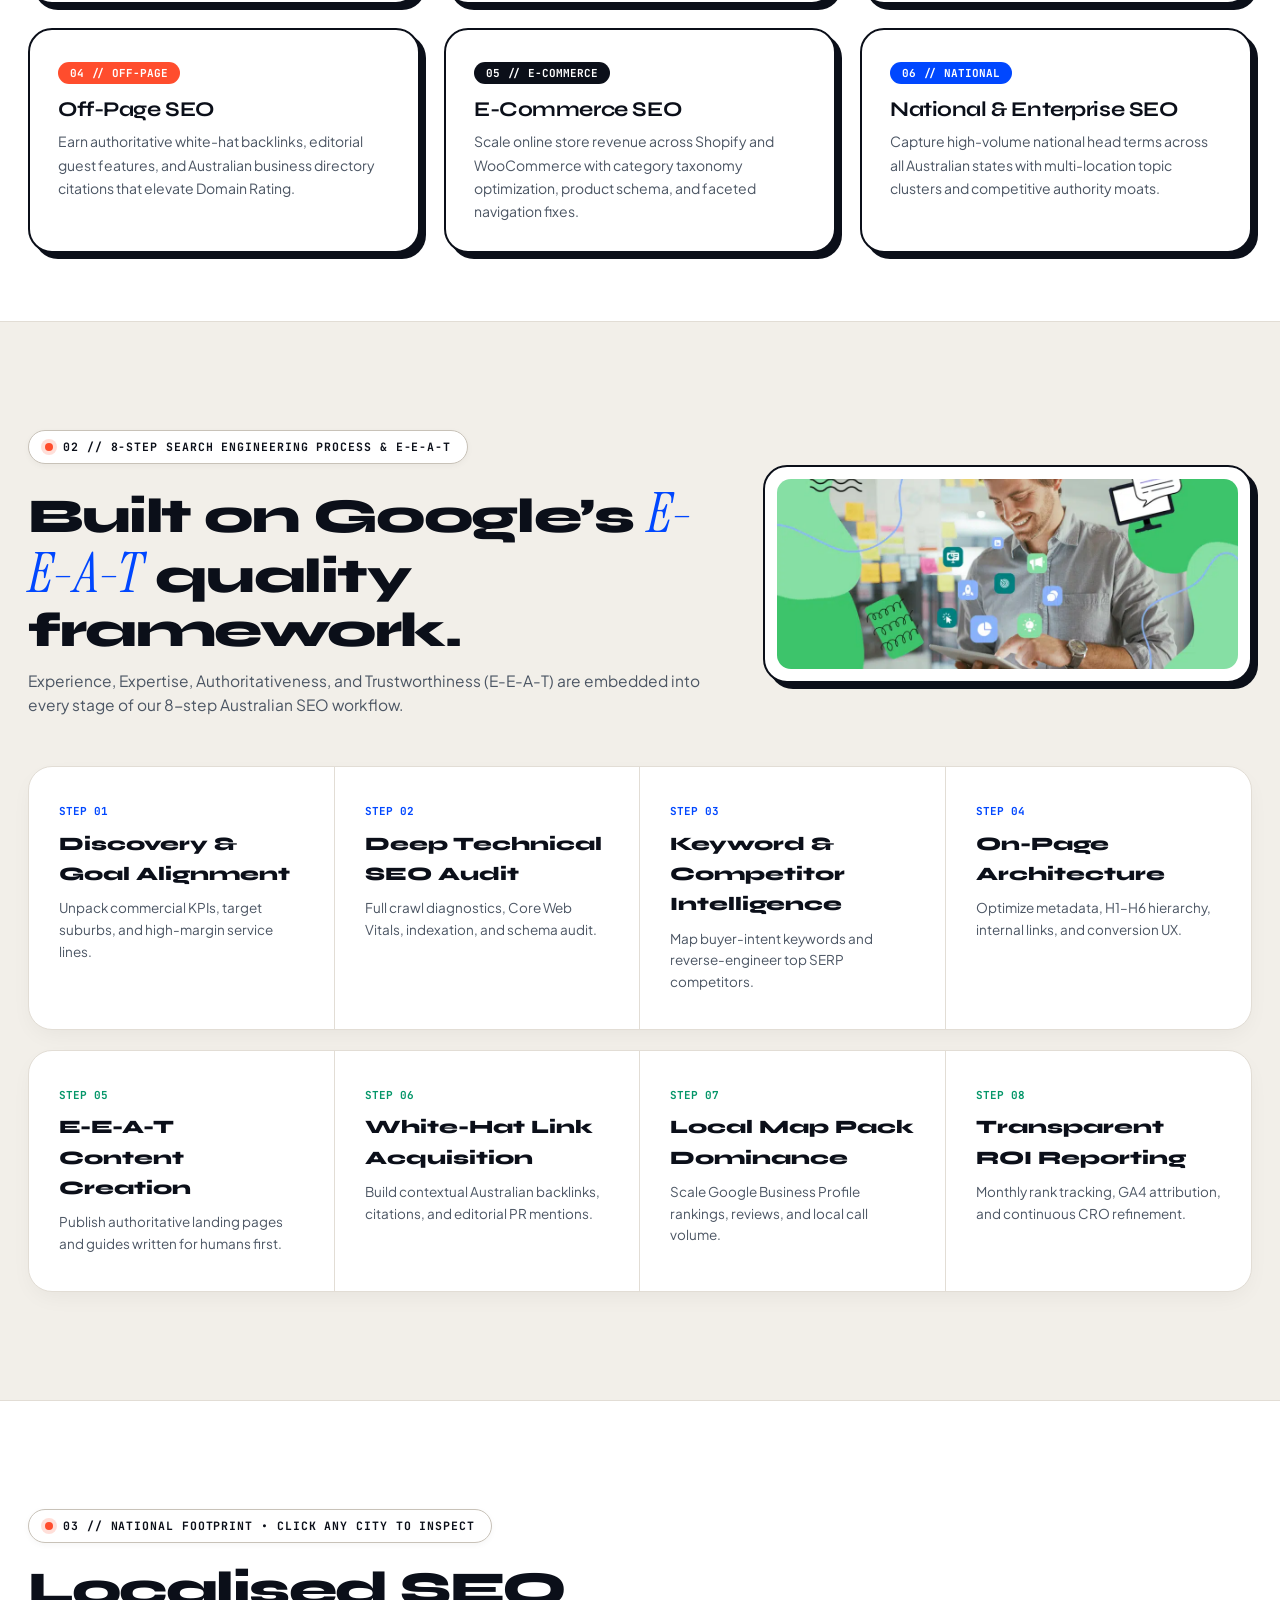
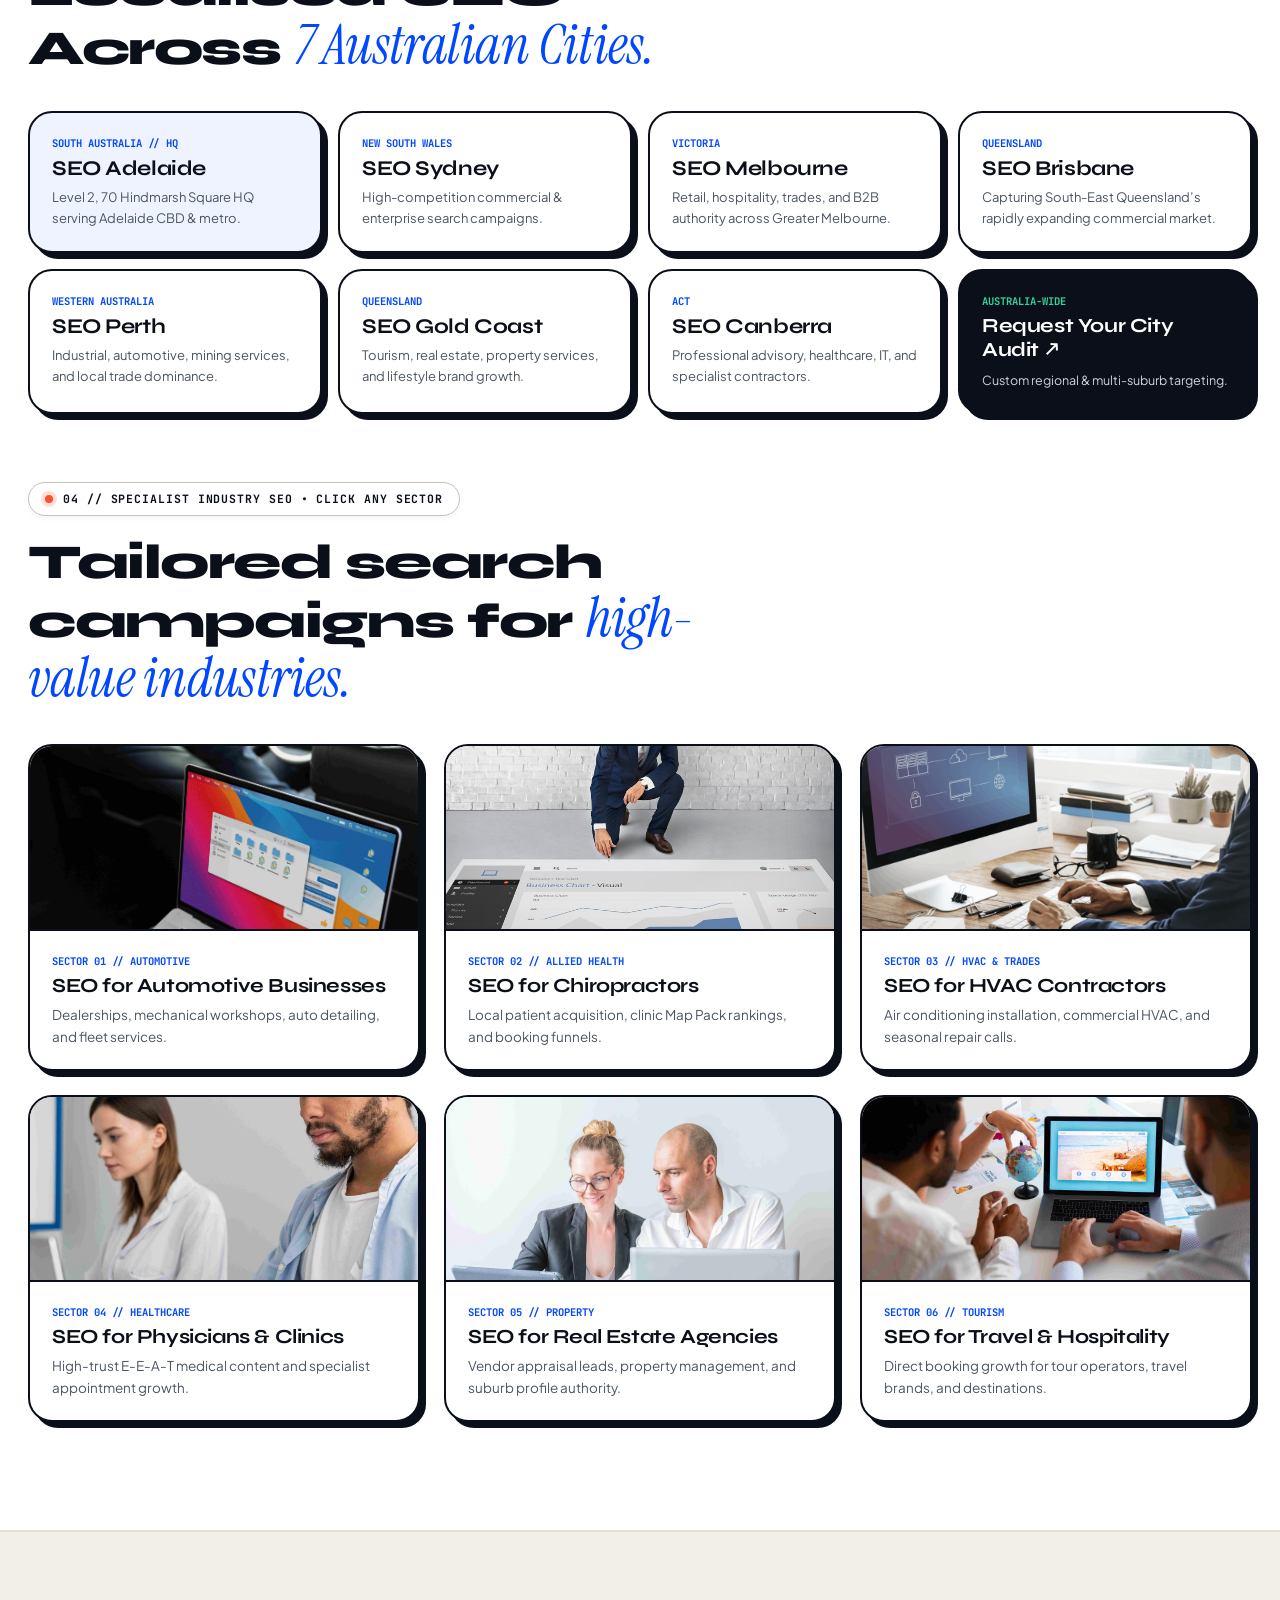
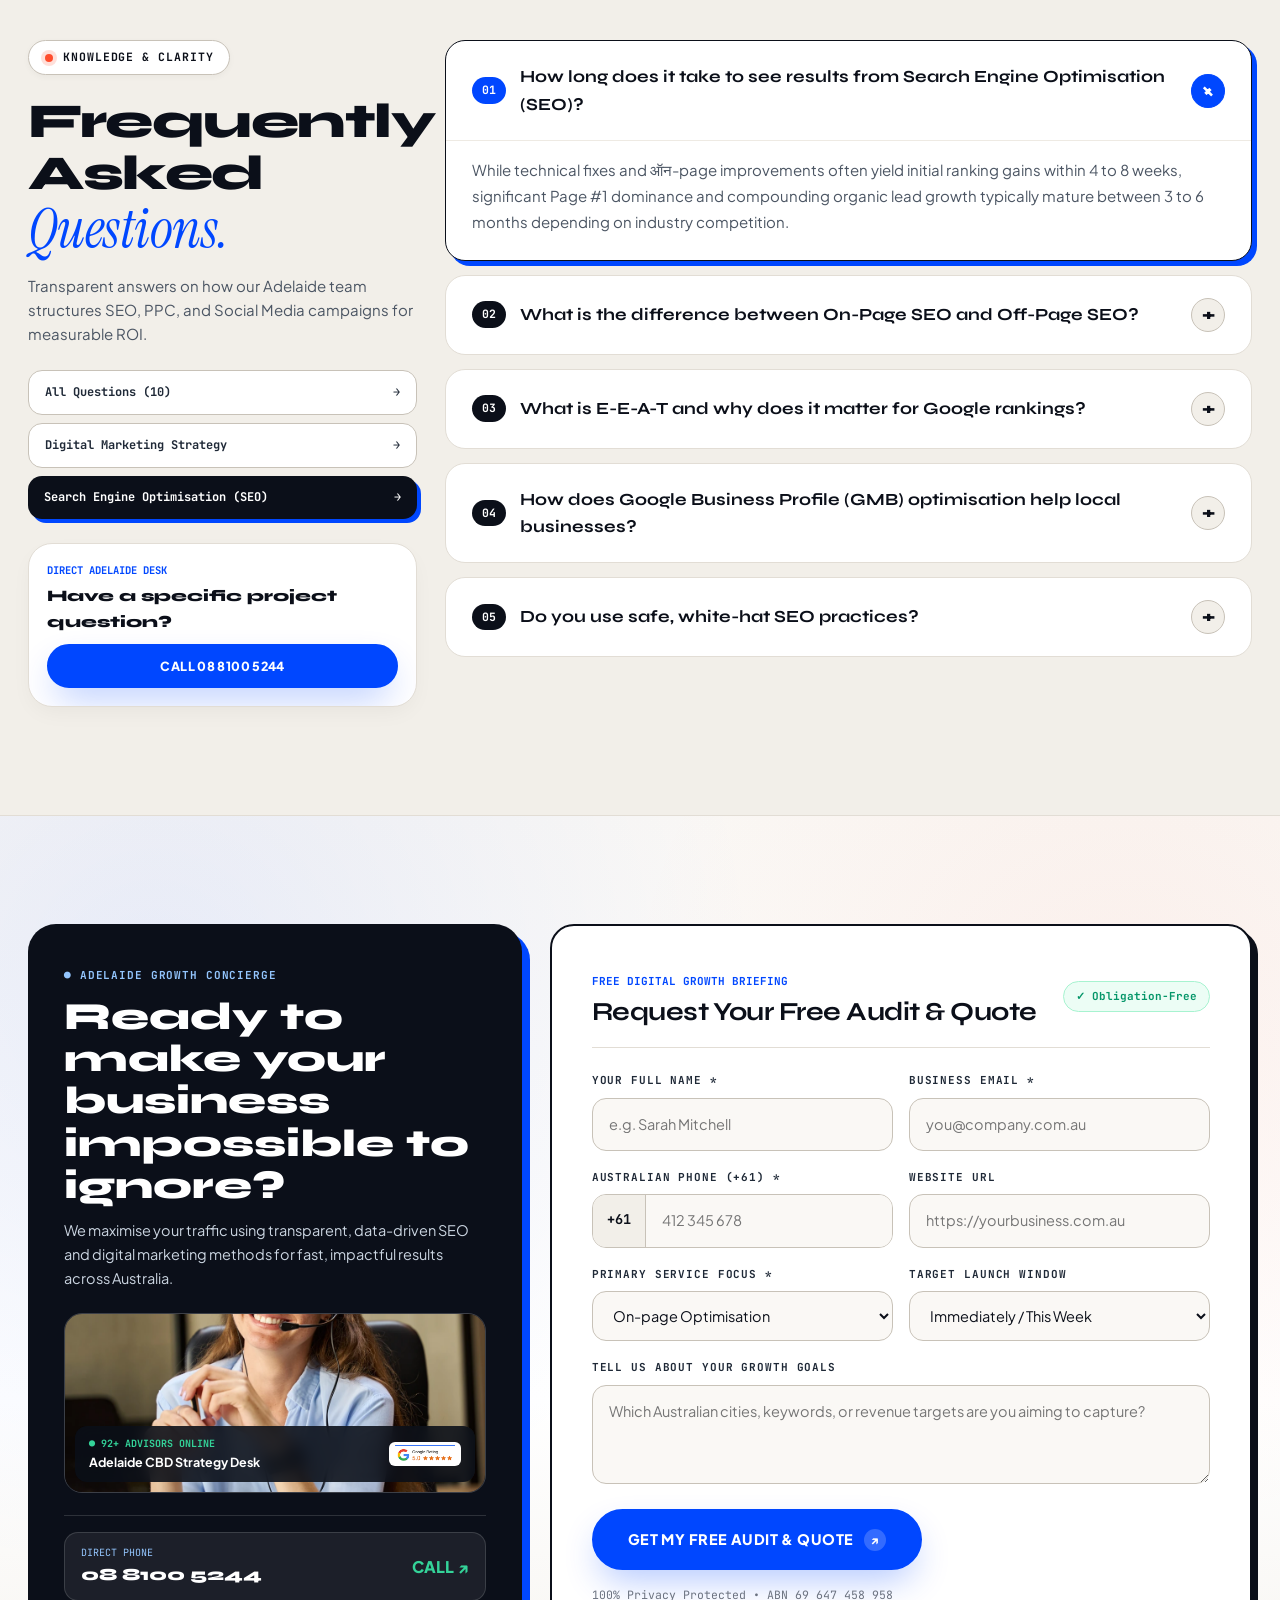
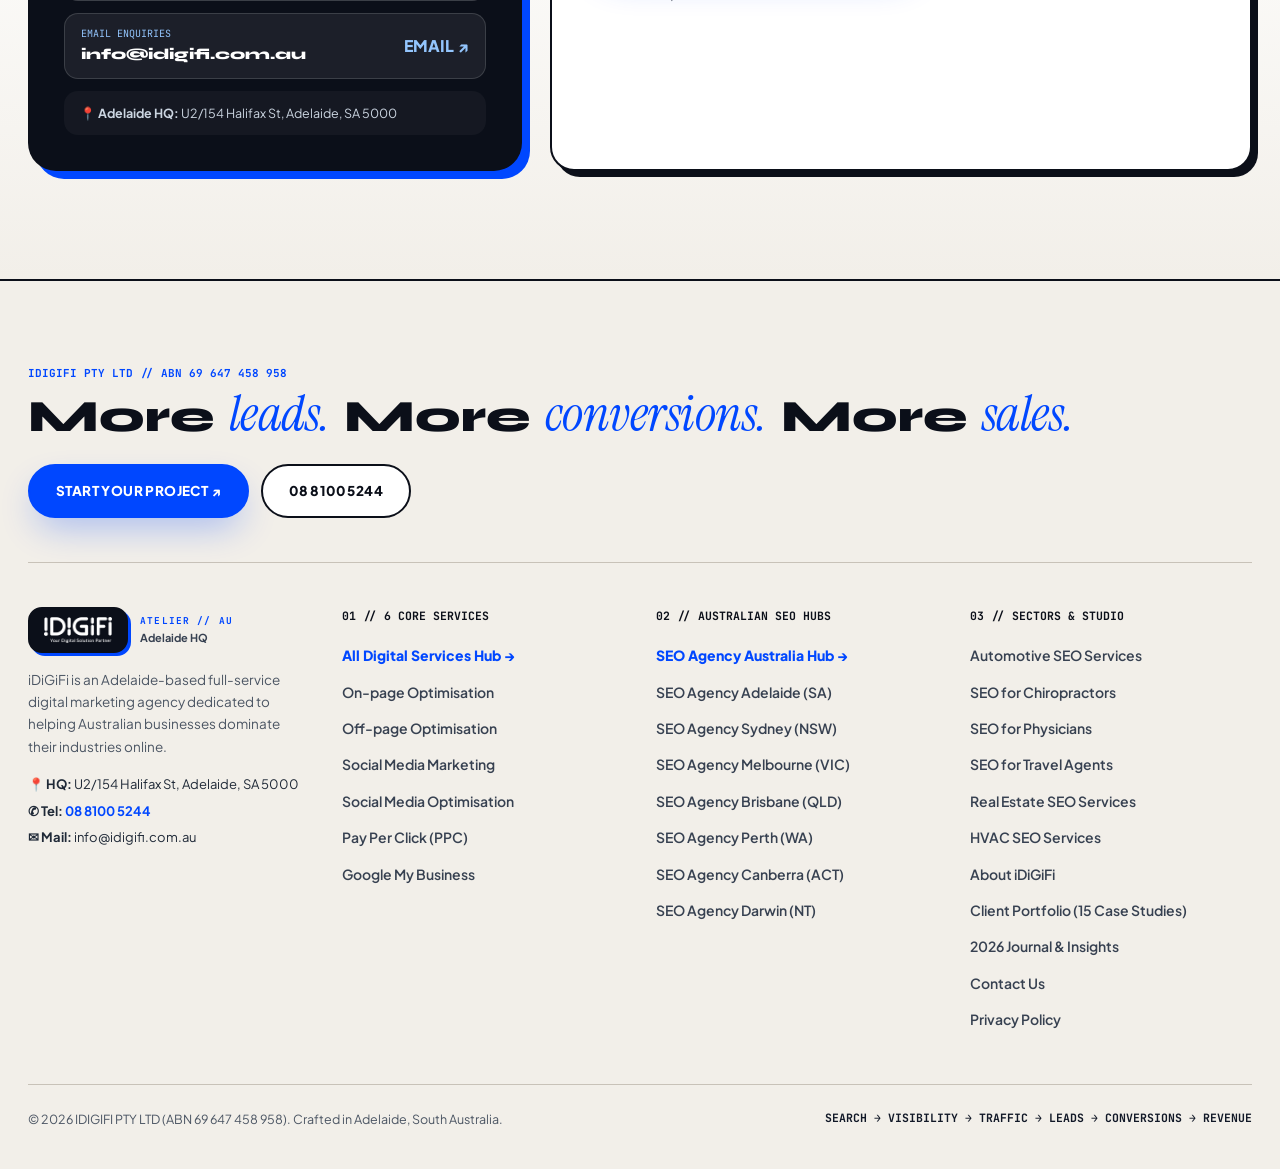
<file: seo.html>
<!DOCTYPE html>
<html lang="en-AU">
<head>
  <meta charset="UTF-8" />
  <meta name="viewport" content="width=device-width, initial-scale=1.0" />
  <title>SEO Agency Australia | #1 Result-Driven Search Engine Optimisation | iDiGiFi</title>
  <meta name="description" content="Result-driven SEO Agency in Australia. Watch your website climb from #37 to #2 with +57% organic traffic and +43% conversions. Servicing Adelaide, Sydney, Melbourne, Brisbane, Perth, Gold Coast & Canberra." />
  <link rel="icon" type="image/jpeg" href="images/favicon.jpg" />
  <link rel="stylesheet" href="css/styles.css" />
</head>
<body>
  <div id="site-header-mount"></div>

  <main id="main-content">
    <!-- 1. ARCHITECTURAL SEO AUSTRALIA HERO + INTERACTIVE #37 -> #2 SIMULATOR -->
    <section class="hero-atelier bg-ice-gradient bg-grid-light border-bottom">
      <div class="container">
        <div class="grid-12" style="align-items:stretch;gap:36px;">
          <div class="col-6" style="display:flex;flex-direction:column;justify-content:space-between;">
            <div>
              <span class="eyebrow"><span class="eyebrow-dot"></span><span>SEO Agency Australia • Technical, Local &amp; National Search</span></span>
              <h1 class="h1-display">
                Climb from Page 4 to <span class="serif-italic">Page #1</span> on Google Australia.
              </h1>
              <p class="text-lead" style="margin-top:16px;">
                We engineer white-hat Technical SEO, semantic On-Page content, high-authority Off-Page backlinks, and E-E-A-T trust signals that move Australian businesses from position <strong>#37 → #21 → #11 → #4 → #2</strong>.
              </p>
              <div class="grid-3" style="gap:12px;margin-top:22px;">
                <div class="card-architectural" style="padding:14px;background:#ffffff;">
                  <div class="font-mono" style="font-size:10px;color:var(--cobalt);font-weight:700;">RANK JUMP</div>
                  <div style="font-family:var(--font-display);font-size:22px;font-weight:800;margin-top:2px;">#37 → #2</div>
                </div>
                <div class="card-architectural" style="padding:14px;background:#ffffff;">
                  <div class="font-mono" style="font-size:10px;color:var(--emerald);font-weight:700;">TRAFFIC LIFT</div>
                  <div style="font-family:var(--font-display);font-size:22px;font-weight:800;color:var(--emerald);margin-top:2px;">+57%</div>
                </div>
                <div class="card-architectural" style="padding:14px;background:var(--ink-950);color:#ffffff;">
                  <div class="font-mono" style="font-size:10px;color:#34d399;font-weight:700;">CONVERSIONS</div>
                  <div style="font-family:var(--font-display);font-size:22px;font-weight:800;margin-top:2px;">+43%</div>
                </div>
              </div>
            </div>

            <div style="display:flex;flex-wrap:wrap;gap:14px;margin-top:28px;padding-top:22px;border-top:1px solid var(--border-strong);">
              <a href="contact.html" class="btn btn-primary btn-lg"><span>GET A FREE SEO AUDIT</span><span class="btn-arrow">↗</span></a>
              <a href="#australian-cities" class="btn btn-outline btn-lg"><span>7 AUSTRALIAN CITIES</span></a>
            </div>
          </div>

          <div class="col-6">
            <div id="seo-simulator-mount"></div>
          </div>
        </div>
      </div>
    </section>

    <!-- Dynamic City / Industry Spotlight Mount (Triggered via ?city= or ?industry=) -->
    <section class="section-sm bg-white border-bottom">
      <div class="container">
        <div id="seo-spotlight-mount"></div>

        <!-- 2. 6 SPECIALIST SEO DISCIPLINES -->
        <div style="max-width:740px;margin-bottom:40px;">
          <span class="eyebrow"><span class="eyebrow-dot"></span><span>01 // Complete Search Architecture • 6 SEO Pillars</span></span>
          <h2 class="h2-display">Comprehensive SEO engineered for <span class="serif-italic">every search intent.</span></h2>
        </div>

        <div class="grid-3" style="gap:24px;">
          <div class="card-architectural" style="padding:28px;">
            <span class="font-mono" style="padding:4px 12px;border-radius:999px;background:var(--ink-950);color:#ffffff;font-size:11px;font-weight:700;">01 // LOCAL</span>
            <h3 class="h3-display" style="font-size:21px;margin:14px 0 8px;">Local SEO</h3>
            <p style="font-size:14px;color:var(--ink-600);line-height:1.65;">Dominate suburb-level searches and the Google Map 3-Pack with localized landing pages, NAP citations, and Google Business Profile optimization.</p>
          </div>
          <div class="card-architectural" style="padding:28px;">
            <span class="font-mono" style="padding:4px 12px;border-radius:999px;background:var(--cobalt);color:#ffffff;font-size:11px;font-weight:700;">02 // TECHNICAL</span>
            <h3 class="h3-display" style="font-size:21px;margin:14px 0 8px;">Technical SEO</h3>
            <p style="font-size:14px;color:var(--ink-600);line-height:1.65;">Eliminate crawl bottlenecks, optimize Core Web Vitals, deploy JSON-LD structured data, and build clean XML sitemaps and canonical hierarchies.</p>
          </div>
          <div class="card-architectural" style="padding:28px;">
            <span class="font-mono" style="padding:4px 12px;border-radius:999px;background:var(--emerald);color:#ffffff;font-size:11px;font-weight:700;">03 // ON-PAGE</span>
            <h3 class="h3-display" style="font-size:21px;margin:14px 0 8px;">On-Page SEO</h3>
            <p style="font-size:14px;color:var(--ink-600);line-height:1.65;">Align semantic heading structures, title tags, meta descriptions, and internal link silos with high-intent commercial search queries.</p>
          </div>
          <div class="card-architectural" style="padding:28px;">
            <span class="font-mono" style="padding:4px 12px;border-radius:999px;background:var(--coral);color:#ffffff;font-size:11px;font-weight:700;">04 // OFF-PAGE</span>
            <h3 class="h3-display" style="font-size:21px;margin:14px 0 8px;">Off-Page SEO</h3>
            <p style="font-size:14px;color:var(--ink-600);line-height:1.65;">Earn authoritative white-hat backlinks, editorial guest features, and Australian business directory citations that elevate Domain Rating.</p>
          </div>
          <div class="card-architectural" style="padding:28px;">
            <span class="font-mono" style="padding:4px 12px;border-radius:999px;background:var(--ink-950);color:#ffffff;font-size:11px;font-weight:700;">05 // E-COMMERCE</span>
            <h3 class="h3-display" style="font-size:21px;margin:14px 0 8px;">E-Commerce SEO</h3>
            <p style="font-size:14px;color:var(--ink-600);line-height:1.65;">Scale online store revenue across Shopify and WooCommerce with category taxonomy optimization, product schema, and faceted navigation fixes.</p>
          </div>
          <div class="card-architectural" style="padding:28px;">
            <span class="font-mono" style="padding:4px 12px;border-radius:999px;background:var(--cobalt);color:#ffffff;font-size:11px;font-weight:700;">06 // NATIONAL</span>
            <h3 class="h3-display" style="font-size:21px;margin:14px 0 8px;">National &amp; Enterprise SEO</h3>
            <p style="font-size:14px;color:var(--ink-600);line-height:1.65;">Capture high-volume national head terms across all Australian states with multi-location topic clusters and competitive authority moats.</p>
          </div>
        </div>
      </div>
    </section>

    <!-- 3. 8-STAGE SEO PROCESS + E-E-A-T FRAMEWORK -->
    <section class="section bg-stone border-bottom">
      <div class="container">
        <div class="grid-12" style="align-items:center;gap:36px;margin-bottom:48px;">
          <div class="col-7">
            <span class="eyebrow"><span class="eyebrow-dot"></span><span>02 // 8-Step Search Engineering Process &amp; E-E-A-T</span></span>
            <h2 class="h2-display">Built on Google’s <span class="serif-italic">E-E-A-T</span> quality framework.</h2>
            <p style="font-size:15.5px;color:var(--ink-600);margin-top:12px;">
              Experience, Expertise, Authoritativeness, and Trustworthiness (E-E-A-T) are embedded into every stage of our 8-step Australian SEO workflow.
            </p>
          </div>
          <div class="col-5">
            <div class="card-architectural" style="padding:12px;background:#ffffff;">
              <img src="images/wp/eeat-seo.webp" alt="Google E-E-A-T SEO Framework" style="width:100%;height:190px;object-fit:cover;border-radius:14px;" />
            </div>
          </div>
        </div>

        <div class="swiss-grid-4">
          <div class="swiss-cell"><div><div class="font-mono swiss-cell-index" style="font-size:11px;color:var(--cobalt);font-weight:700;">STEP 01</div><h3 style="font-family:var(--font-display);font-size:19px;font-weight:800;margin:8px 0;">Discovery &amp; Goal Alignment</h3><p class="swiss-cell-sub" style="font-size:13.5px;color:var(--ink-600);">Unpack commercial KPIs, target suburbs, and high-margin service lines.</p></div></div>
          <div class="swiss-cell"><div><div class="font-mono swiss-cell-index" style="font-size:11px;color:var(--cobalt);font-weight:700;">STEP 02</div><h3 style="font-family:var(--font-display);font-size:19px;font-weight:800;margin:8px 0;">Deep Technical SEO Audit</h3><p class="swiss-cell-sub" style="font-size:13.5px;color:var(--ink-600);">Full crawl diagnostics, Core Web Vitals, indexation, and schema audit.</p></div></div>
          <div class="swiss-cell"><div><div class="font-mono swiss-cell-index" style="font-size:11px;color:var(--cobalt);font-weight:700;">STEP 03</div><h3 style="font-family:var(--font-display);font-size:19px;font-weight:800;margin:8px 0;">Keyword &amp; Competitor Intelligence</h3><p class="swiss-cell-sub" style="font-size:13.5px;color:var(--ink-600);">Map buyer-intent keywords and reverse-engineer top SERP competitors.</p></div></div>
          <div class="swiss-cell"><div><div class="font-mono swiss-cell-index" style="font-size:11px;color:var(--cobalt);font-weight:700;">STEP 04</div><h3 style="font-family:var(--font-display);font-size:19px;font-weight:800;margin:8px 0;">On-Page Architecture</h3><p class="swiss-cell-sub" style="font-size:13.5px;color:var(--ink-600);">Optimize metadata, H1–H6 hierarchy, internal links, and conversion UX.</p></div></div>
        </div>
        <div class="swiss-grid-4" style="margin-top:20px;">
          <div class="swiss-cell"><div><div class="font-mono swiss-cell-index" style="font-size:11px;color:var(--emerald);font-weight:700;">STEP 05</div><h3 style="font-family:var(--font-display);font-size:19px;font-weight:800;margin:8px 0;">E-E-A-T Content Creation</h3><p class="swiss-cell-sub" style="font-size:13.5px;color:var(--ink-600);">Publish authoritative landing pages and guides written for humans first.</p></div></div>
          <div class="swiss-cell"><div><div class="font-mono swiss-cell-index" style="font-size:11px;color:var(--emerald);font-weight:700;">STEP 06</div><h3 style="font-family:var(--font-display);font-size:19px;font-weight:800;margin:8px 0;">White-Hat Link Acquisition</h3><p class="swiss-cell-sub" style="font-size:13.5px;color:var(--ink-600);">Build contextual Australian backlinks, citations, and editorial PR mentions.</p></div></div>
          <div class="swiss-cell"><div><div class="font-mono swiss-cell-index" style="font-size:11px;color:var(--emerald);font-weight:700;">STEP 07</div><h3 style="font-family:var(--font-display);font-size:19px;font-weight:800;margin:8px 0;">Local Map Pack Dominance</h3><p class="swiss-cell-sub" style="font-size:13.5px;color:var(--ink-600);">Scale Google Business Profile rankings, reviews, and local call volume.</p></div></div>
          <div class="swiss-cell"><div><div class="font-mono swiss-cell-index" style="font-size:11px;color:var(--emerald);font-weight:700;">STEP 08</div><h3 style="font-family:var(--font-display);font-size:19px;font-weight:800;margin:8px 0;">Transparent ROI Reporting</h3><p class="swiss-cell-sub" style="font-size:13.5px;color:var(--ink-600);">Monthly rank tracking, GA4 attribution, and continuous CRO refinement.</p></div></div>
        </div>
      </div>
    </section>

    <!-- 4. 7 AUSTRALIAN CITIES & 6 INDUSTRY VERTICALS -->
    <section id="australian-cities" class="section bg-white border-bottom">
      <div class="container">
        <div style="max-width:740px;margin-bottom:36px;">
          <span class="eyebrow"><span class="eyebrow-dot"></span><span>03 // National Footprint • Click Any City to Inspect</span></span>
          <h2 class="h2-display">Localised SEO Across <span class="serif-italic">7 Australian Cities.</span></h2>
        </div>

        <div class="grid-4" style="gap:16px;margin-bottom:68px;">
          <a href="seo.html?city=adelaide" data-city-slug="adelaide" class="card-architectural" style="padding:22px;background:var(--bg-ice);">
            <div class="font-mono" style="font-size:10.5px;color:var(--cobalt);font-weight:700;">SOUTH AUSTRALIA // HQ</div>
            <h3 class="h3-display" style="font-size:21px;margin:4px 0 6px;">SEO Adelaide</h3>
            <p style="font-size:13px;color:var(--ink-600);">Level 2, 70 Hindmarsh Square HQ serving Adelaide CBD &amp; metro.</p>
          </a>
          <a href="seo.html?city=sydney" data-city-slug="sydney" class="card-architectural" style="padding:22px;">
            <div class="font-mono" style="font-size:10.5px;color:var(--cobalt);font-weight:700;">NEW SOUTH WALES</div>
            <h3 class="h3-display" style="font-size:21px;margin:4px 0 6px;">SEO Sydney</h3>
            <p style="font-size:13px;color:var(--ink-600);">High-competition commercial &amp; enterprise search campaigns.</p>
          </a>
          <a href="seo.html?city=melbourne" data-city-slug="melbourne" class="card-architectural" style="padding:22px;">
            <div class="font-mono" style="font-size:10.5px;color:var(--cobalt);font-weight:700;">VICTORIA</div>
            <h3 class="h3-display" style="font-size:21px;margin:4px 0 6px;">SEO Melbourne</h3>
            <p style="font-size:13px;color:var(--ink-600);">Retail, hospitality, trades, and B2B authority across Greater Melbourne.</p>
          </a>
          <a href="seo.html?city=brisbane" data-city-slug="brisbane" class="card-architectural" style="padding:22px;">
            <div class="font-mono" style="font-size:10.5px;color:var(--cobalt);font-weight:700;">QUEENSLAND</div>
            <h3 class="h3-display" style="font-size:21px;margin:4px 0 6px;">SEO Brisbane</h3>
            <p style="font-size:13px;color:var(--ink-600);">Capturing South-East Queensland’s rapidly expanding commercial market.</p>
          </a>
          <a href="seo.html?city=perth" data-city-slug="perth" class="card-architectural" style="padding:22px;">
            <div class="font-mono" style="font-size:10.5px;color:var(--cobalt);font-weight:700;">WESTERN AUSTRALIA</div>
            <h3 class="h3-display" style="font-size:21px;margin:4px 0 6px;">SEO Perth</h3>
            <p style="font-size:13px;color:var(--ink-600);">Industrial, automotive, mining services, and local trade dominance.</p>
          </a>
          <a href="seo.html?city=gold-coast" data-city-slug="gold-coast" class="card-architectural" style="padding:22px;">
            <div class="font-mono" style="font-size:10.5px;color:var(--cobalt);font-weight:700;">QUEENSLAND</div>
            <h3 class="h3-display" style="font-size:21px;margin:4px 0 6px;">SEO Gold Coast</h3>
            <p style="font-size:13px;color:var(--ink-600);">Tourism, real estate, property services, and lifestyle brand growth.</p>
          </a>
          <a href="seo.html?city=canberra" data-city-slug="canberra" class="card-architectural" style="padding:22px;">
            <div class="font-mono" style="font-size:10.5px;color:var(--cobalt);font-weight:700;">ACT</div>
            <h3 class="h3-display" style="font-size:21px;margin:4px 0 6px;">SEO Canberra</h3>
            <p style="font-size:13px;color:var(--ink-600);">Professional advisory, healthcare, IT, and specialist contractors.</p>
          </a>
          <a href="contact.html" class="card-architectural" style="padding:22px;background:var(--ink-950);color:#ffffff;display:flex;flex-direction:column;justify-content:center;">
            <div class="font-mono" style="font-size:10.5px;color:#34d399;font-weight:700;">AUSTRALIA-WIDE</div>
            <h3 class="h3-display" style="font-size:20px;margin:4px 0 8px;color:#ffffff;">Request Your City Audit ↗</h3>
            <p style="font-size:12.5px;color:#cbd5e1;">Custom regional &amp; multi-suburb targeting.</p>
          </a>
        </div>

        <!-- 6 Industry Verticals with Real WordPress Photos -->
        <div style="max-width:740px;margin-bottom:36px;">
          <span class="eyebrow"><span class="eyebrow-dot"></span><span>04 // Specialist Industry SEO • Click Any Sector</span></span>
          <h2 class="h2-display">Tailored search campaigns for <span class="serif-italic">high-value industries.</span></h2>
        </div>

        <div class="grid-3" style="gap:24px;">
          <a href="seo.html?industry=automotive" data-ind-slug="automotive" class="card-architectural" style="overflow:hidden;">
            <img src="images/wp/ind-automotive.jpg" alt="SEO for Automotive" style="width:100%;height:185px;object-fit:cover;border-bottom:2px solid var(--ink-950);" />
            <div style="padding:22px;">
              <div class="font-mono" style="font-size:10.5px;color:var(--cobalt);font-weight:700;">SECTOR 01 // AUTOMOTIVE</div>
              <h3 class="h3-display" style="font-size:20px;margin:4px 0 6px;">SEO for Automotive Businesses</h3>
              <p style="font-size:13.5px;color:var(--ink-600);">Dealerships, mechanical workshops, auto detailing, and fleet services.</p>
            </div>
          </a>

          <a href="seo.html?industry=chiropractors" data-ind-slug="chiropractors" class="card-architectural" style="overflow:hidden;">
            <img src="images/wp/ind-chiro.jpg" alt="SEO for Chiropractors" style="width:100%;height:185px;object-fit:cover;border-bottom:2px solid var(--ink-950);" />
            <div style="padding:22px;">
              <div class="font-mono" style="font-size:10.5px;color:var(--cobalt);font-weight:700;">SECTOR 02 // ALLIED HEALTH</div>
              <h3 class="h3-display" style="font-size:20px;margin:4px 0 6px;">SEO for Chiropractors</h3>
              <p style="font-size:13.5px;color:var(--ink-600);">Local patient acquisition, clinic Map Pack rankings, and booking funnels.</p>
            </div>
          </a>

          <a href="seo.html?industry=hvac" data-ind-slug="hvac" class="card-architectural" style="overflow:hidden;">
            <img src="images/wp/ind-hvac.png" alt="SEO for HVAC & Air Conditioning" style="width:100%;height:185px;object-fit:cover;border-bottom:2px solid var(--ink-950);" />
            <div style="padding:22px;">
              <div class="font-mono" style="font-size:10.5px;color:var(--cobalt);font-weight:700;">SECTOR 03 // HVAC &amp; TRADES</div>
              <h3 class="h3-display" style="font-size:20px;margin:4px 0 6px;">SEO for HVAC Contractors</h3>
              <p style="font-size:13.5px;color:var(--ink-600);">Air conditioning installation, commercial HVAC, and seasonal repair calls.</p>
            </div>
          </a>

          <a href="seo.html?industry=physicians" data-ind-slug="physicians" class="card-architectural" style="overflow:hidden;">
            <img src="images/wp/ind-physicians.jpg" alt="SEO for Physicians & Medical" style="width:100%;height:185px;object-fit:cover;border-bottom:2px solid var(--ink-950);" />
            <div style="padding:22px;">
              <div class="font-mono" style="font-size:10.5px;color:var(--cobalt);font-weight:700;">SECTOR 04 // HEALTHCARE</div>
              <h3 class="h3-display" style="font-size:20px;margin:4px 0 6px;">SEO for Physicians &amp; Clinics</h3>
              <p style="font-size:13.5px;color:var(--ink-600);">High-trust E-E-A-T medical content and specialist appointment growth.</p>
            </div>
          </a>

          <a href="seo.html?industry=real-estate" data-ind-slug="real-estate" class="card-architectural" style="overflow:hidden;">
            <img src="images/wp/ind-realestate.jpg" alt="SEO for Real Estate" style="width:100%;height:185px;object-fit:cover;border-bottom:2px solid var(--ink-950);" />
            <div style="padding:22px;">
              <div class="font-mono" style="font-size:10.5px;color:var(--cobalt);font-weight:700;">SECTOR 05 // PROPERTY</div>
              <h3 class="h3-display" style="font-size:20px;margin:4px 0 6px;">SEO for Real Estate Agencies</h3>
              <p style="font-size:13.5px;color:var(--ink-600);">Vendor appraisal leads, property management, and suburb profile authority.</p>
            </div>
          </a>

          <a href="seo.html?industry=travel" data-ind-slug="travel" class="card-architectural" style="overflow:hidden;">
            <img src="images/wp/ind-travel.jpg" alt="SEO for Travel Companies" style="width:100%;height:185px;object-fit:cover;border-bottom:2px solid var(--ink-950);" />
            <div style="padding:22px;">
              <div class="font-mono" style="font-size:10.5px;color:var(--cobalt);font-weight:700;">SECTOR 06 // TOURISM</div>
              <h3 class="h3-display" style="font-size:20px;margin:4px 0 6px;">SEO for Travel &amp; Hospitality</h3>
              <p style="font-size:13.5px;color:var(--ink-600);">Direct booking growth for tour operators, travel brands, and destinations.</p>
            </div>
          </a>
        </div>
      </div>
    </section>

    <div id="faq-mount" data-default-category="SEO"></div>
    <div id="contact-mount"></div>
  </main>

  <div id="site-footer-mount"></div>

  <script src="js/data.js"></script>
  <script src="js/app.js"></script>
</body>
</html>
</file>
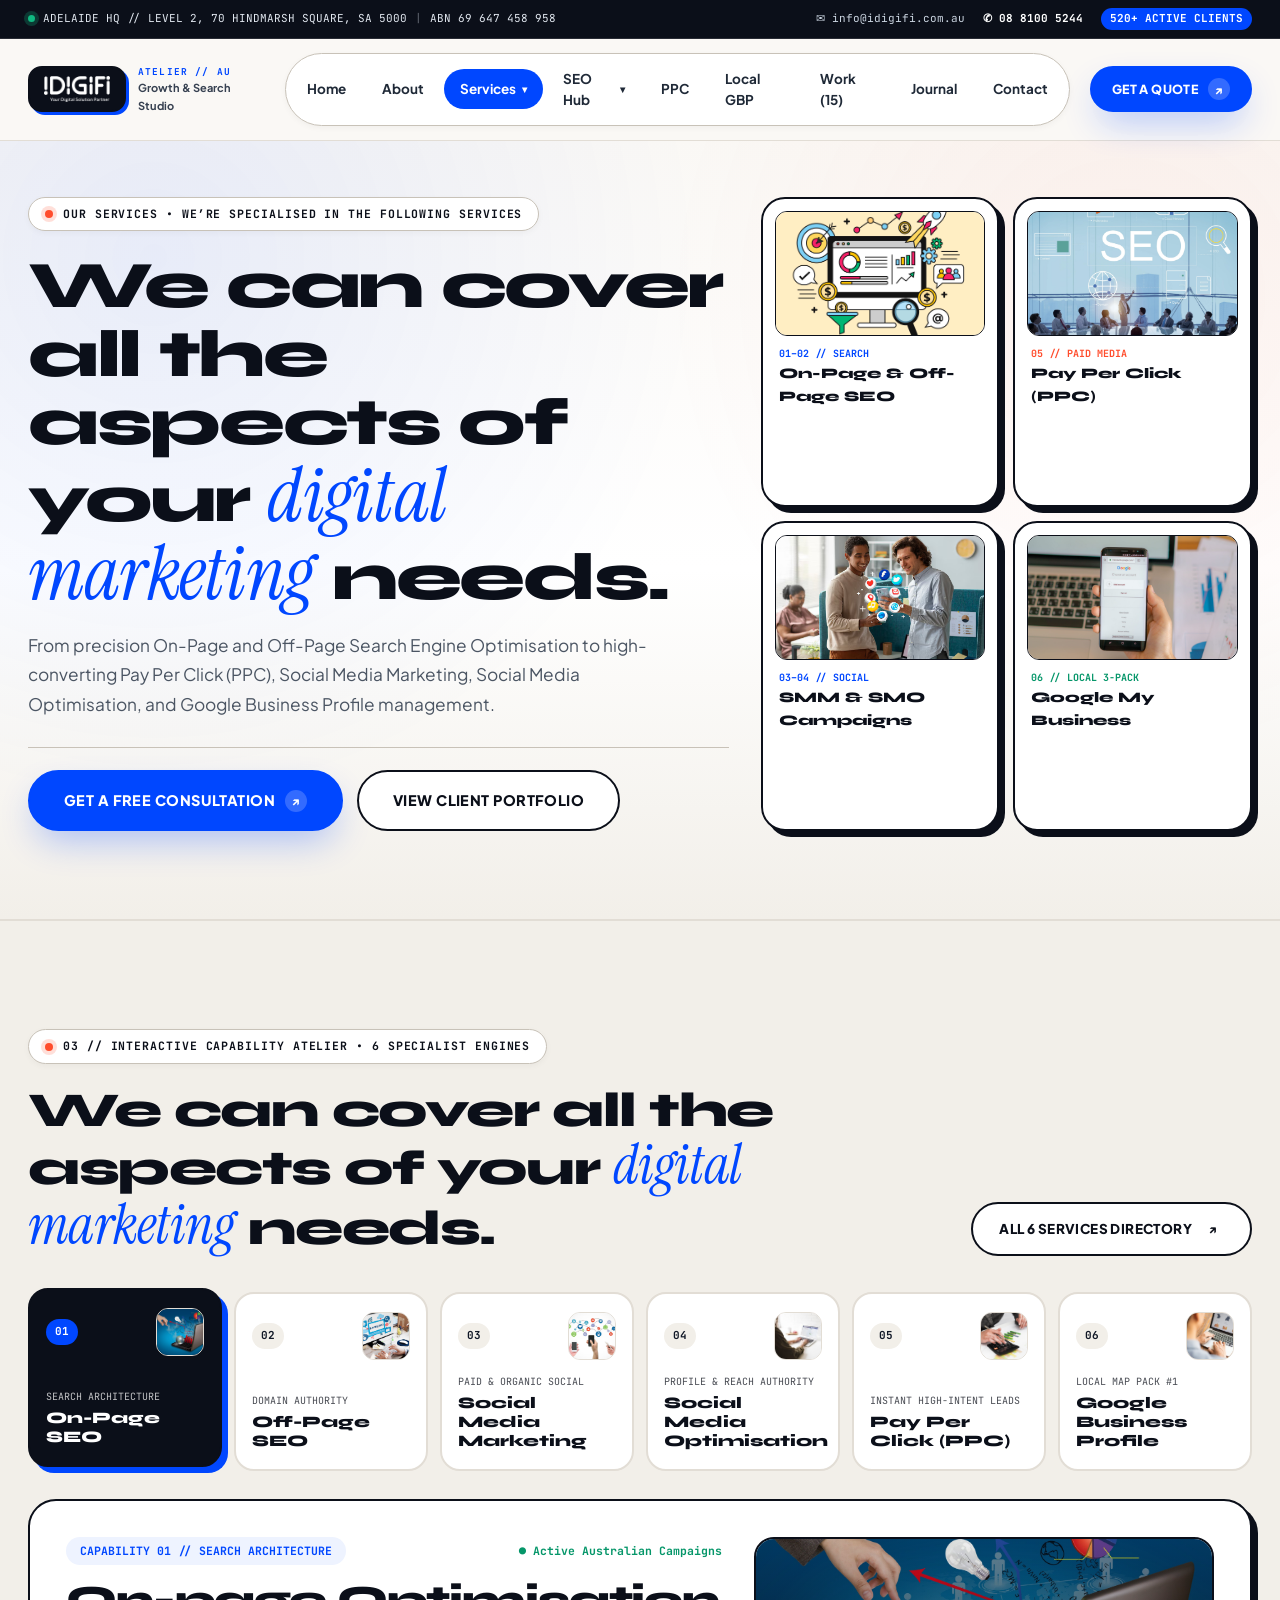
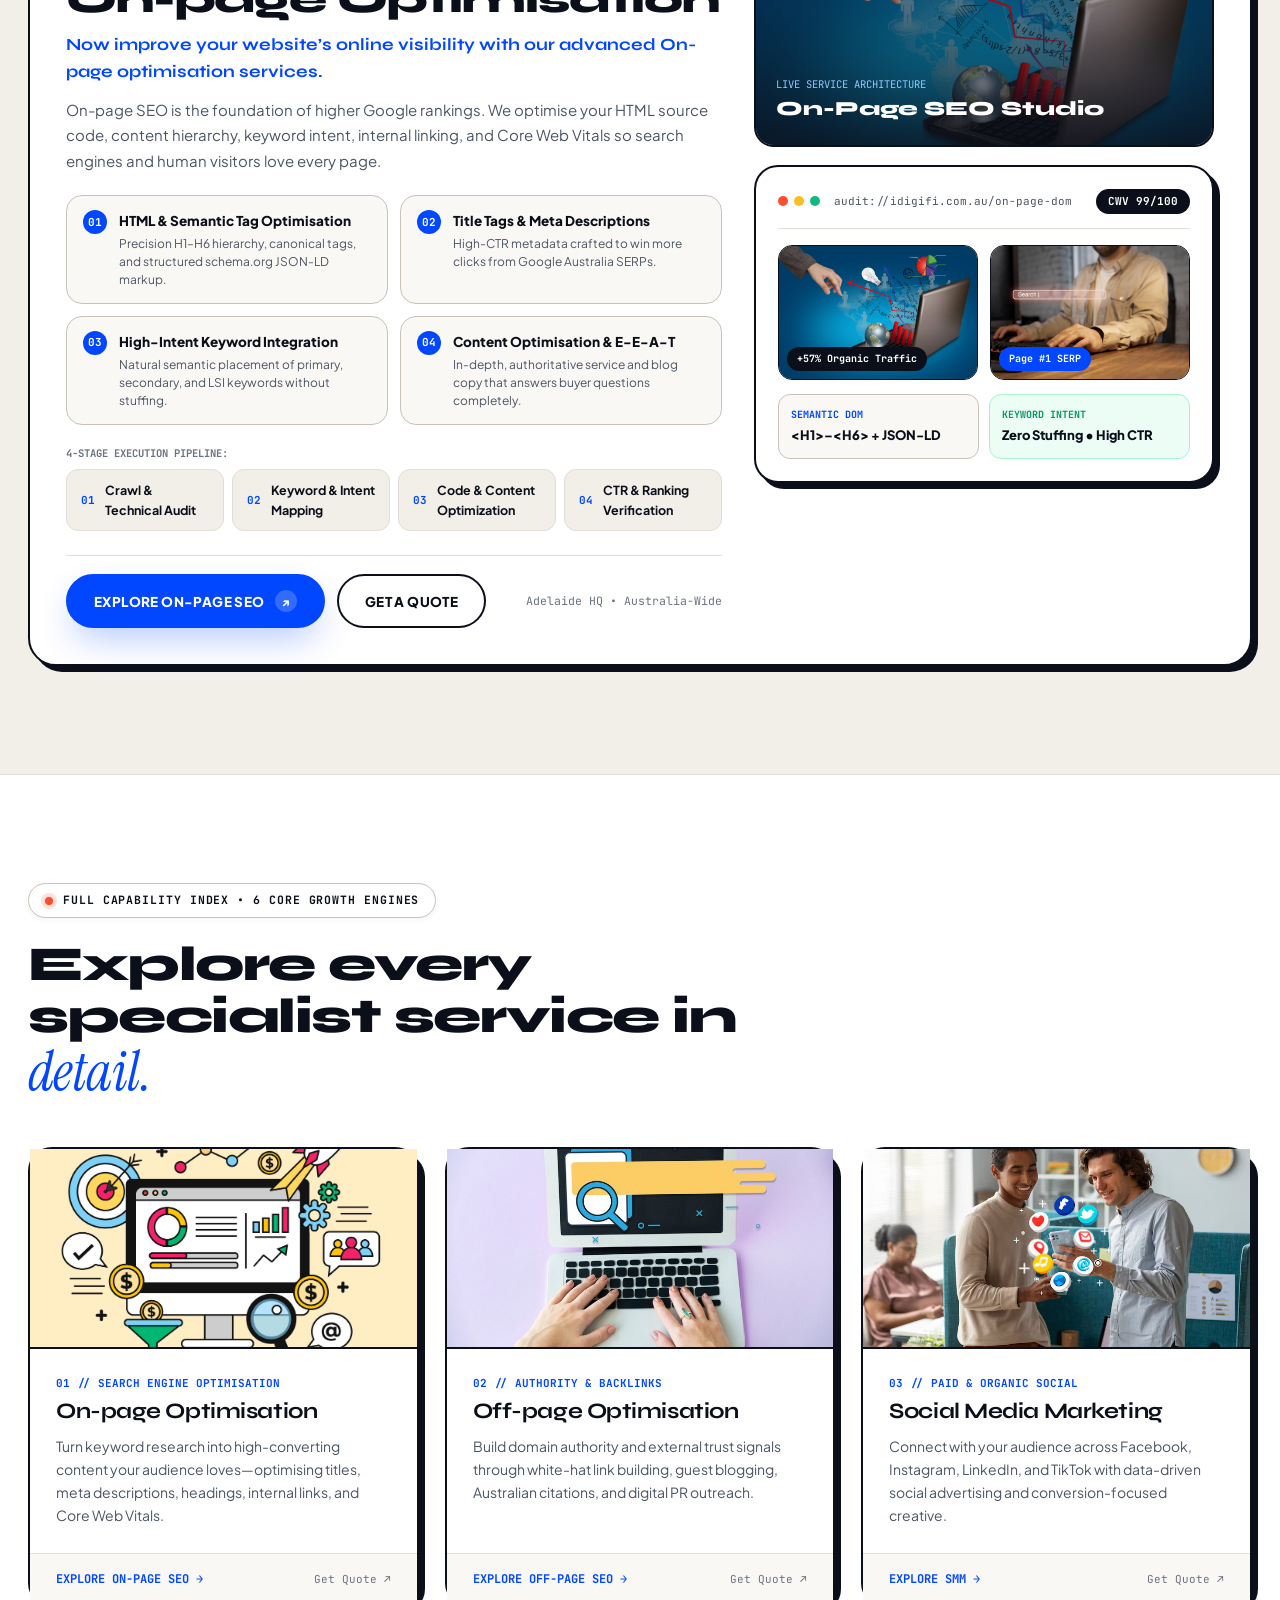
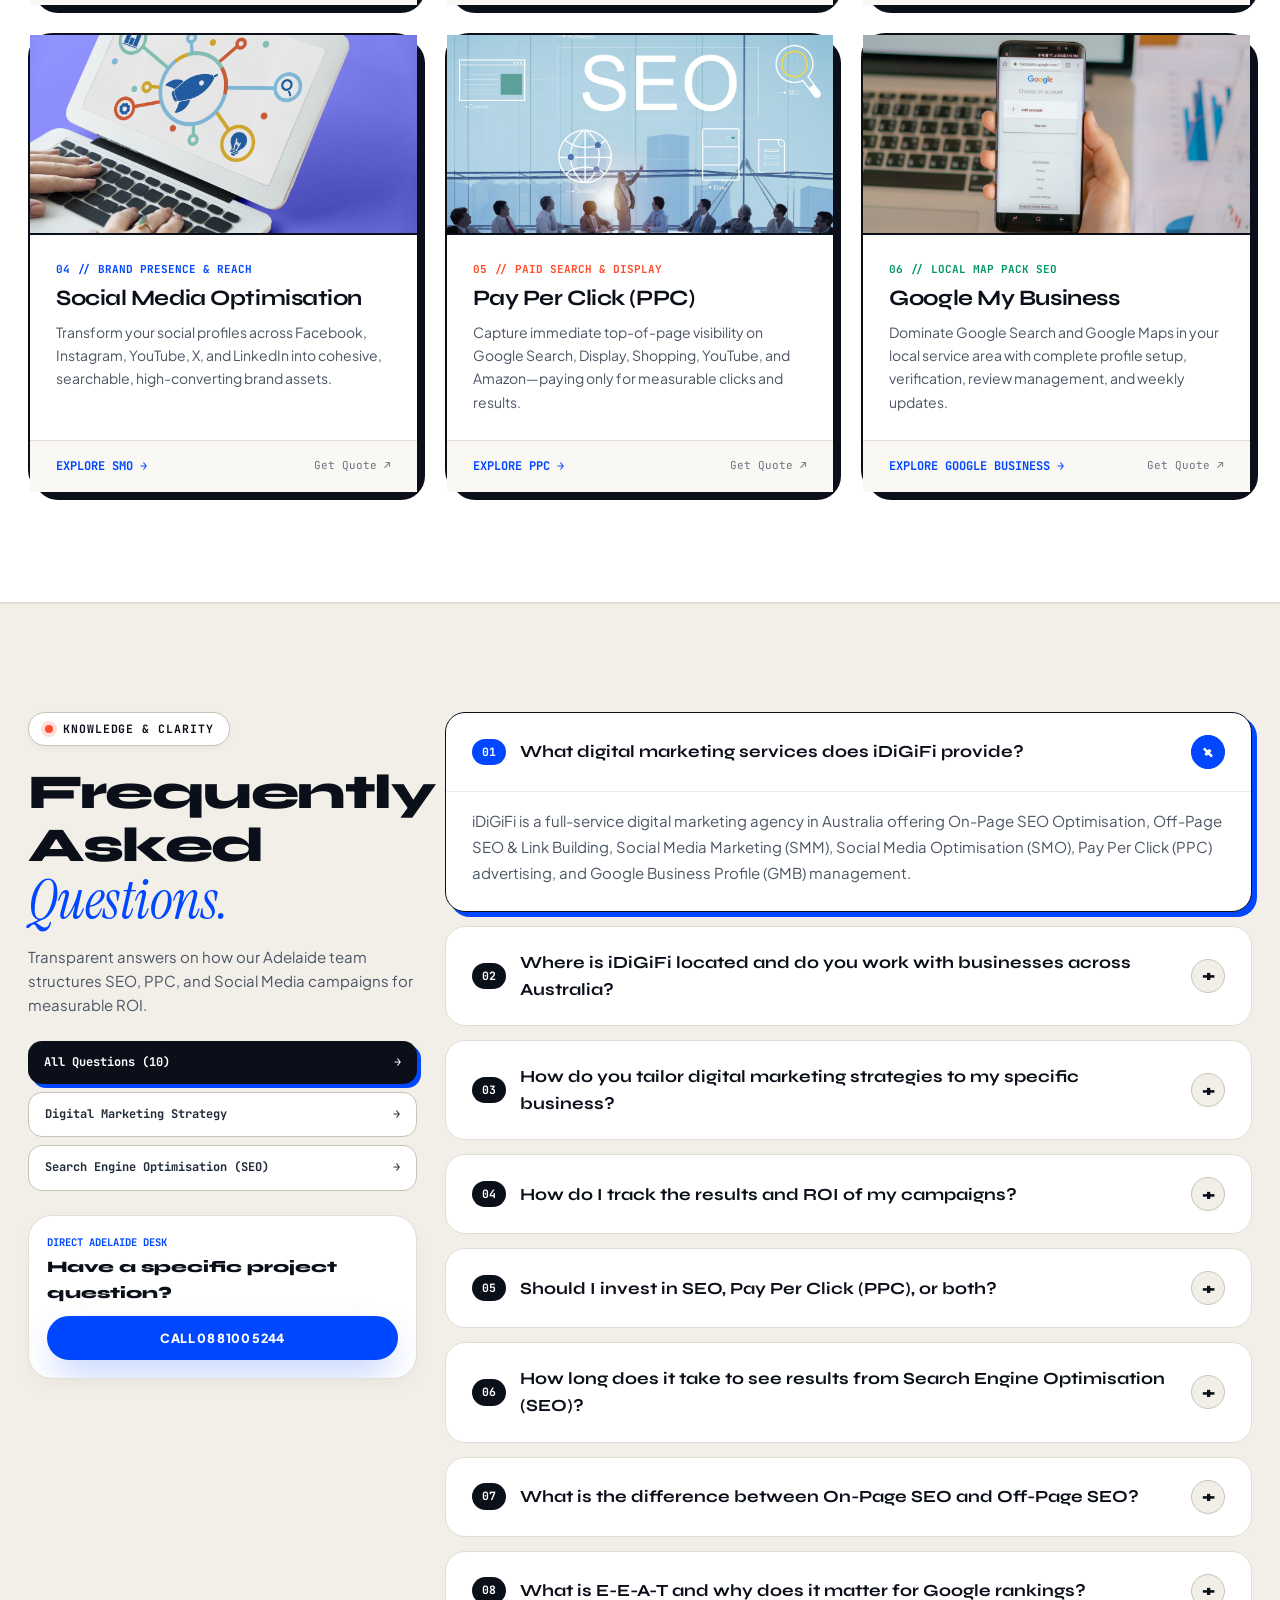
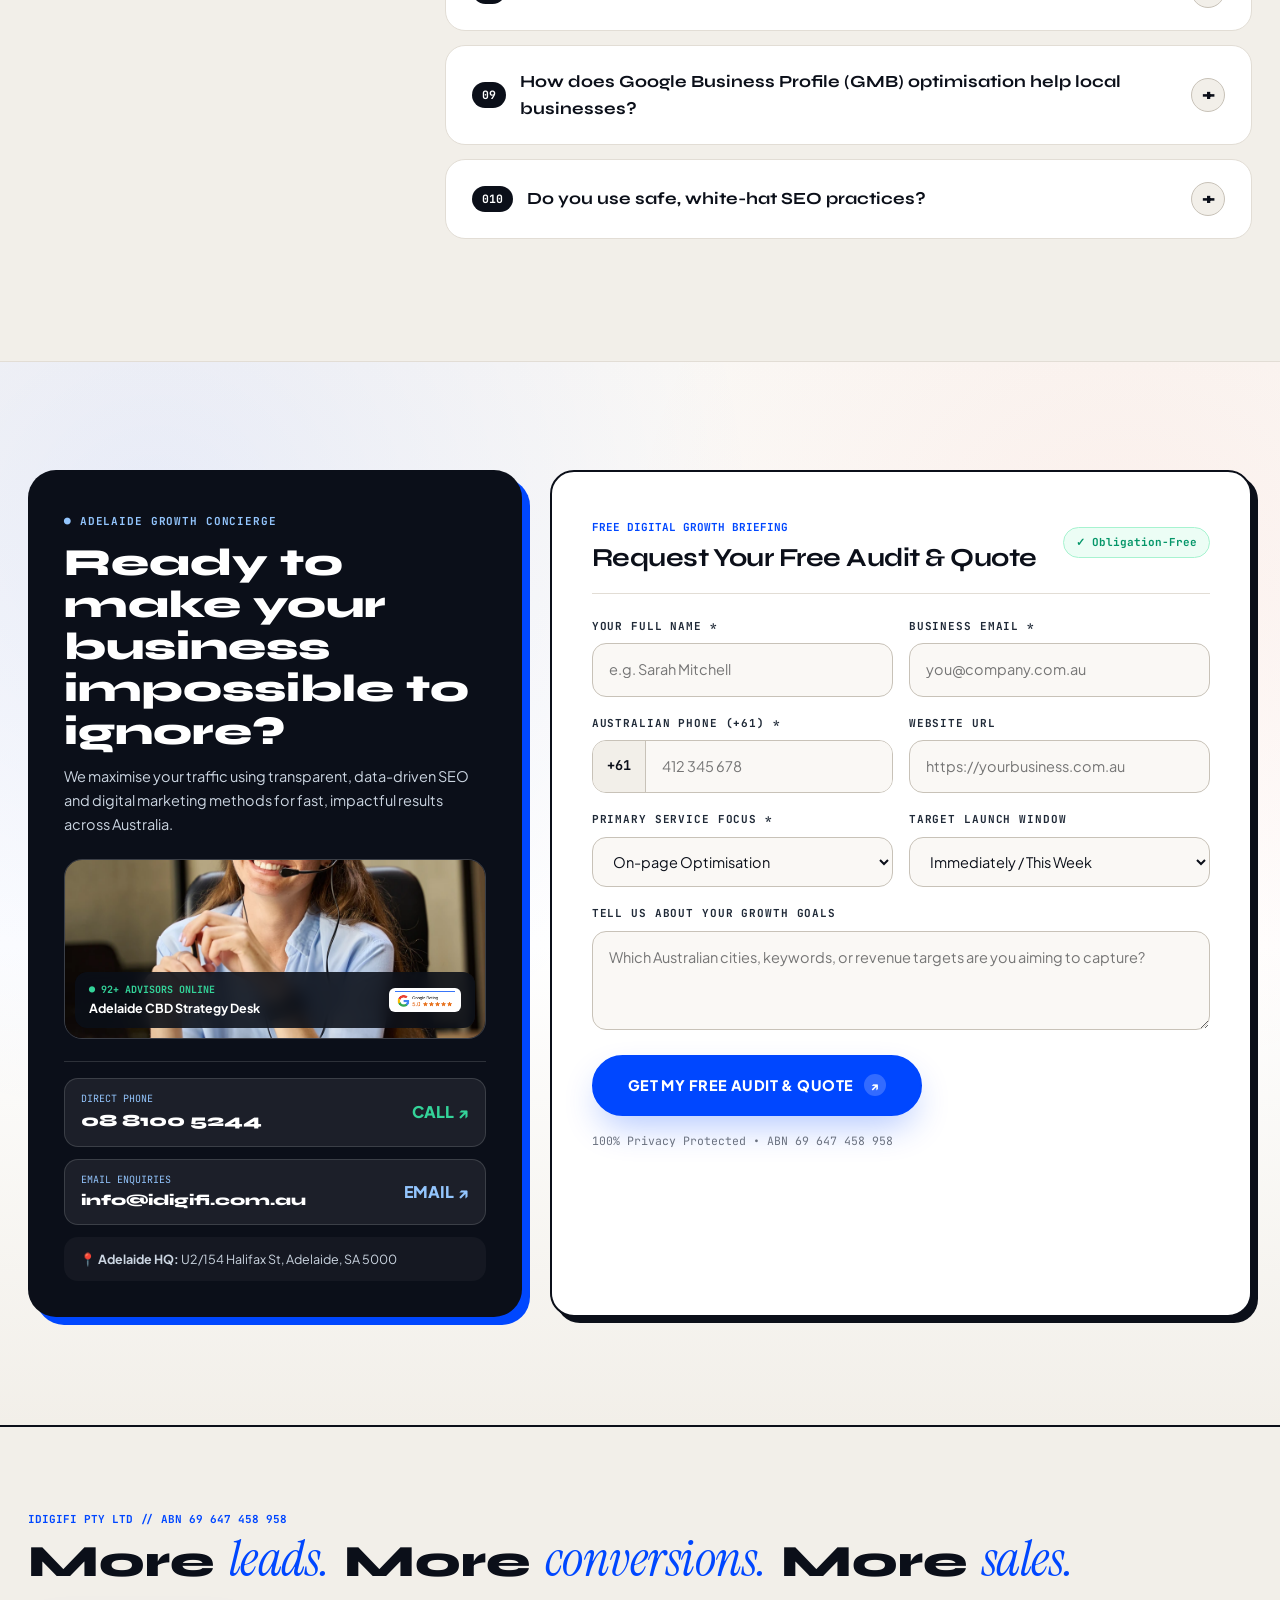
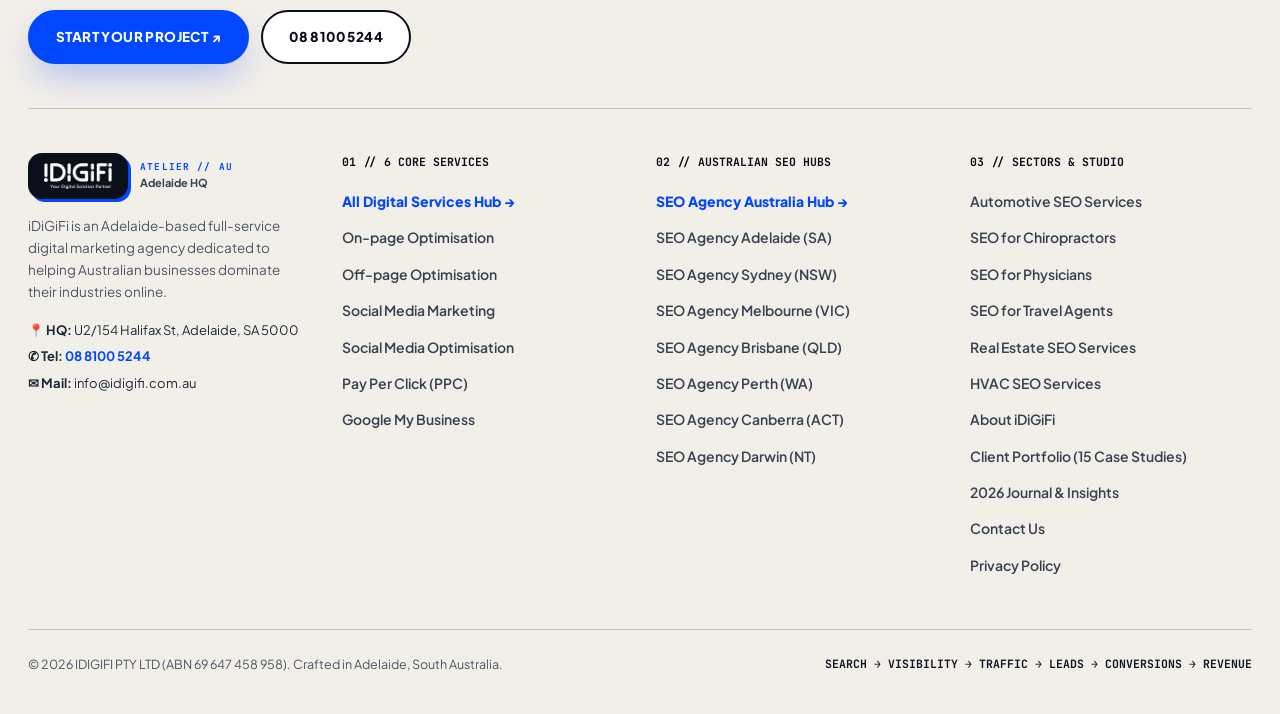
<file: services.html>
<!DOCTYPE html>
<html lang="en-AU">
<head>
  <meta charset="UTF-8" />
  <meta name="viewport" content="width=device-width, initial-scale=1.0" />
  <title>Digital Marketing Services in Australia | iDiGiFi</title>
  <meta name="description" content="We can cover all the aspects of your digital marketing needs. Explore On-Page SEO, Off-Page SEO, Social Media Marketing, Social Media Optimisation, PPC, and Google Business Profile services." />
  <link rel="icon" type="image/jpeg" href="images/favicon.jpg" />
  <link rel="stylesheet" href="css/styles.css" />
</head>
<body>
  <div id="site-header-mount"></div>

  <main id="main-content">
    <!-- 1. ARCHITECTURAL SERVICES HUB HERO -->
    <section class="hero-atelier bg-ice-gradient bg-grid-light border-bottom">
      <div class="container">
        <div class="grid-12" style="align-items:stretch;gap:32px;">
          <div class="col-7" style="display:flex;flex-direction:column;justify-content:space-between;">
            <div>
              <span class="eyebrow"><span class="eyebrow-dot"></span><span>Our Services • We’re Specialised in the Following Services</span></span>
              <h1 class="h1-display">
                We can cover all the aspects of your <span class="serif-italic">digital marketing</span> needs.
              </h1>
              <p class="text-lead" style="margin-top:18px;max-width:640px;">
                From precision On-Page and Off-Page Search Engine Optimisation to high-converting Pay Per Click (PPC), Social Media Marketing, Social Media Optimisation, and Google Business Profile management.
              </p>
            </div>
            <div style="display:flex;flex-wrap:wrap;gap:14px;margin-top:28px;padding-top:22px;border-top:1px solid var(--border-strong);">
              <a href="contact.html" class="btn btn-primary btn-lg"><span>GET A FREE CONSULTATION</span><span class="btn-arrow">↗</span></a>
              <a href="portfolio.html" class="btn btn-outline btn-lg"><span>VIEW CLIENT PORTFOLIO</span></a>
            </div>
          </div>

          <div class="col-5 grid-2" style="gap:14px;">
            <a href="on-page-seo.html" class="card-architectural" style="padding:12px;">
              <img src="images/editorial/onpage-hero.jpg" alt="On-Page & Off-Page SEO" style="width:100%;height:125px;object-fit:cover;border-radius:12px;border:1px solid var(--ink-950);" />
              <div style="padding:10px 4px 2px;"><div class="font-mono" style="font-size:10px;color:var(--cobalt);font-weight:700;">01–02 // SEARCH</div><div style="font-family:var(--font-display);font-size:14.5px;font-weight:800;">On-Page &amp; Off-Page SEO</div></div>
            </a>
            <a href="ppc.html" class="card-architectural" style="padding:12px;">
              <img src="images/editorial/ppc-hero.jpg" alt="Pay Per Click" style="width:100%;height:125px;object-fit:cover;border-radius:12px;border:1px solid var(--ink-950);" />
              <div style="padding:10px 4px 2px;"><div class="font-mono" style="font-size:10px;color:var(--coral);font-weight:700;">05 // PAID MEDIA</div><div style="font-family:var(--font-display);font-size:14.5px;font-weight:800;">Pay Per Click (PPC)</div></div>
            </a>
            <a href="social-media-marketing.html" class="card-architectural" style="padding:12px;">
              <img src="images/editorial/smm-hero.jpg" alt="Social Media Marketing" style="width:100%;height:125px;object-fit:cover;border-radius:12px;border:1px solid var(--ink-950);" />
              <div style="padding:10px 4px 2px;"><div class="font-mono" style="font-size:10px;color:var(--cobalt);font-weight:700;">03–04 // SOCIAL</div><div style="font-family:var(--font-display);font-size:14.5px;font-weight:800;">SMM &amp; SMO Campaigns</div></div>
            </a>
            <a href="google-my-business.html" class="card-architectural" style="padding:12px;">
              <img src="images/editorial/gmb-hero.jpg" alt="Google My Business" style="width:100%;height:125px;object-fit:cover;border-radius:12px;border:1px solid var(--ink-950);" />
              <div style="padding:10px 4px 2px;"><div class="font-mono" style="font-size:10px;color:var(--emerald);font-weight:700;">06 // LOCAL 3-PACK</div><div style="font-family:var(--font-display);font-size:14.5px;font-weight:800;">Google My Business</div></div>
            </a>
          </div>
        </div>
      </div>
    </section>

    <!-- 2. INTERACTIVE 6-PILLAR HORIZONTAL SERVICE DECK -->
    <div id="service-showcase-mount"></div>

    <!-- 3. COMPLETE 6-SERVICE ARCHITECTURAL DIRECTORY -->
    <section class="section bg-white border-bottom">
      <div class="container">
        <div style="max-width:740px;margin-bottom:44px;">
          <span class="eyebrow"><span class="eyebrow-dot"></span><span>Full Capability Index • 6 Core Growth Engines</span></span>
          <h2 class="h2-display">Explore every specialist service in <span class="serif-italic">detail.</span></h2>
        </div>

        <div class="grid-3" style="gap:26px;">
          <div class="card-architectural" style="display:flex;flex-direction:column;justify-content:space-between;">
            <div>
              <img src="images/editorial/onpage-hero.jpg" alt="On-page Optimisation" style="width:100%;height:200px;object-fit:cover;border-bottom:2px solid var(--ink-950);" />
              <div style="padding:26px;">
                <div class="font-mono" style="font-size:11px;color:var(--cobalt);font-weight:700;">01 // SEARCH ENGINE OPTIMISATION</div>
                <h3 class="h3-display" style="font-size:22px;margin:6px 0 10px;">On-page Optimisation</h3>
                <p style="font-size:14px;color:var(--ink-600);line-height:1.65;">
                  Turn keyword research into high-converting content your audience loves—optimising titles, meta descriptions, headings, internal links, and Core Web Vitals.
                </p>
              </div>
            </div>
            <div style="padding:16px 26px;border-top:1px solid var(--border-hairline);background:var(--bg-canvas);display:flex;justify-content:space-between;align-items:center;">
              <a href="on-page-seo.html" class="font-mono" style="font-size:12px;font-weight:700;color:var(--cobalt);">EXPLORE ON-PAGE SEO →</a>
              <a href="contact.html" class="font-mono" style="font-size:11px;color:var(--ink-500);">Get Quote ↗</a>
            </div>
          </div>

          <div class="card-architectural" style="display:flex;flex-direction:column;justify-content:space-between;">
            <div>
              <img src="images/editorial/offpage-hero.jpg" alt="Off-page Optimisation" style="width:100%;height:200px;object-fit:cover;border-bottom:2px solid var(--ink-950);" />
              <div style="padding:26px;">
                <div class="font-mono" style="font-size:11px;color:var(--cobalt);font-weight:700;">02 // AUTHORITY &amp; BACKLINKS</div>
                <h3 class="h3-display" style="font-size:22px;margin:6px 0 10px;">Off-page Optimisation</h3>
                <p style="font-size:14px;color:var(--ink-600);line-height:1.65;">
                  Build domain authority and external trust signals through white-hat link building, guest blogging, Australian citations, and digital PR outreach.
                </p>
              </div>
            </div>
            <div style="padding:16px 26px;border-top:1px solid var(--border-hairline);background:var(--bg-canvas);display:flex;justify-content:space-between;align-items:center;">
              <a href="off-page-seo.html" class="font-mono" style="font-size:12px;font-weight:700;color:var(--cobalt);">EXPLORE OFF-PAGE SEO →</a>
              <a href="contact.html" class="font-mono" style="font-size:11px;color:var(--ink-500);">Get Quote ↗</a>
            </div>
          </div>

          <div class="card-architectural" style="display:flex;flex-direction:column;justify-content:space-between;">
            <div>
              <img src="images/editorial/smm-hero.jpg" alt="Social Media Marketing" style="width:100%;height:200px;object-fit:cover;border-bottom:2px solid var(--ink-950);" />
              <div style="padding:26px;">
                <div class="font-mono" style="font-size:11px;color:var(--cobalt);font-weight:700;">03 // PAID &amp; ORGANIC SOCIAL</div>
                <h3 class="h3-display" style="font-size:22px;margin:6px 0 10px;">Social Media Marketing</h3>
                <p style="font-size:14px;color:var(--ink-600);line-height:1.65;">
                  Connect with your audience across Facebook, Instagram, LinkedIn, and TikTok with data-driven social advertising and conversion-focused creative.
                </p>
              </div>
            </div>
            <div style="padding:16px 26px;border-top:1px solid var(--border-hairline);background:var(--bg-canvas);display:flex;justify-content:space-between;align-items:center;">
              <a href="social-media-marketing.html" class="font-mono" style="font-size:12px;font-weight:700;color:var(--cobalt);">EXPLORE SMM →</a>
              <a href="contact.html" class="font-mono" style="font-size:11px;color:var(--ink-500);">Get Quote ↗</a>
            </div>
          </div>

          <div class="card-architectural" style="display:flex;flex-direction:column;justify-content:space-between;">
            <div>
              <img src="images/editorial/smo-hero.jpg" alt="Social Media Optimisation" style="width:100%;height:200px;object-fit:cover;border-bottom:2px solid var(--ink-950);" />
              <div style="padding:26px;">
                <div class="font-mono" style="font-size:11px;color:var(--cobalt);font-weight:700;">04 // BRAND PRESENCE &amp; REACH</div>
                <h3 class="h3-display" style="font-size:22px;margin:6px 0 10px;">Social Media Optimisation</h3>
                <p style="font-size:14px;color:var(--ink-600);line-height:1.65;">
                  Transform your social profiles across Facebook, Instagram, YouTube, X, and LinkedIn into cohesive, searchable, high-converting brand assets.
                </p>
              </div>
            </div>
            <div style="padding:16px 26px;border-top:1px solid var(--border-hairline);background:var(--bg-canvas);display:flex;justify-content:space-between;align-items:center;">
              <a href="social-media-optimisation.html" class="font-mono" style="font-size:12px;font-weight:700;color:var(--cobalt);">EXPLORE SMO →</a>
              <a href="contact.html" class="font-mono" style="font-size:11px;color:var(--ink-500);">Get Quote ↗</a>
            </div>
          </div>

          <div class="card-architectural" style="display:flex;flex-direction:column;justify-content:space-between;">
            <div>
              <img src="images/editorial/ppc-hero.jpg" alt="Pay Per Click (PPC)" style="width:100%;height:200px;object-fit:cover;border-bottom:2px solid var(--ink-950);" />
              <div style="padding:26px;">
                <div class="font-mono" style="font-size:11px;color:var(--coral);font-weight:700;">05 // PAID SEARCH &amp; DISPLAY</div>
                <h3 class="h3-display" style="font-size:22px;margin:6px 0 10px;">Pay Per Click (PPC)</h3>
                <p style="font-size:14px;color:var(--ink-600);line-height:1.65;">
                  Capture immediate top-of-page visibility on Google Search, Display, Shopping, YouTube, and Amazon—paying only for measurable clicks and results.
                </p>
              </div>
            </div>
            <div style="padding:16px 26px;border-top:1px solid var(--border-hairline);background:var(--bg-canvas);display:flex;justify-content:space-between;align-items:center;">
              <a href="ppc.html" class="font-mono" style="font-size:12px;font-weight:700;color:var(--cobalt);">EXPLORE PPC →</a>
              <a href="contact.html" class="font-mono" style="font-size:11px;color:var(--ink-500);">Get Quote ↗</a>
            </div>
          </div>

          <div class="card-architectural" style="display:flex;flex-direction:column;justify-content:space-between;">
            <div>
              <img src="images/editorial/gmb-hero.jpg" alt="Google My Business" style="width:100%;height:200px;object-fit:cover;border-bottom:2px solid var(--ink-950);" />
              <div style="padding:26px;">
                <div class="font-mono" style="font-size:11px;color:var(--emerald);font-weight:700;">06 // LOCAL MAP PACK SEO</div>
                <h3 class="h3-display" style="font-size:22px;margin:6px 0 10px;">Google My Business</h3>
                <p style="font-size:14px;color:var(--ink-600);line-height:1.65;">
                  Dominate Google Search and Google Maps in your local service area with complete profile setup, verification, review management, and weekly updates.
                </p>
              </div>
            </div>
            <div style="padding:16px 26px;border-top:1px solid var(--border-hairline);background:var(--bg-canvas);display:flex;justify-content:space-between;align-items:center;">
              <a href="google-my-business.html" class="font-mono" style="font-size:12px;font-weight:700;color:var(--cobalt);">EXPLORE GOOGLE BUSINESS →</a>
              <a href="contact.html" class="font-mono" style="font-size:11px;color:var(--ink-500);">Get Quote ↗</a>
            </div>
          </div>
        </div>
      </div>
    </section>

    <div id="faq-mount"></div>
    <div id="contact-mount"></div>
  </main>

  <div id="site-footer-mount"></div>

  <script src="js/data.js"></script>
  <script src="js/app.js"></script>
</body>
</html>
</file>
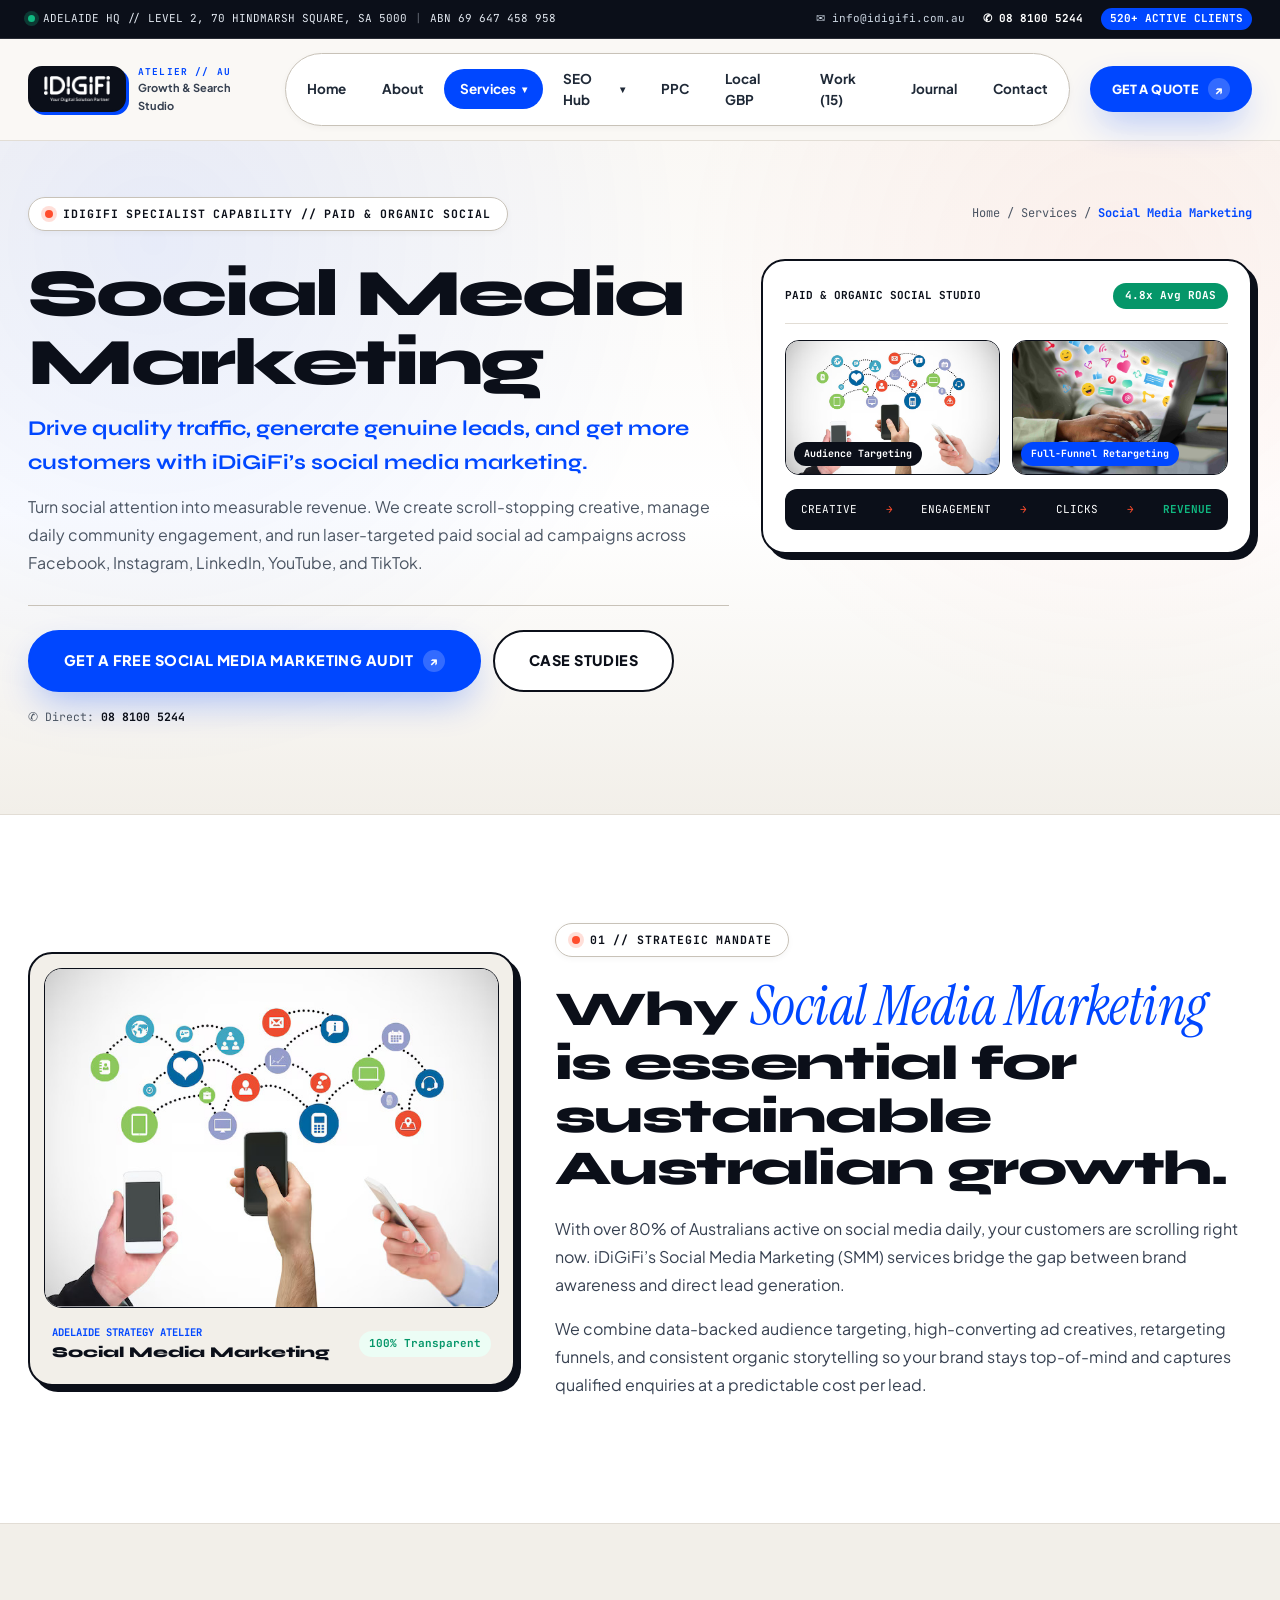
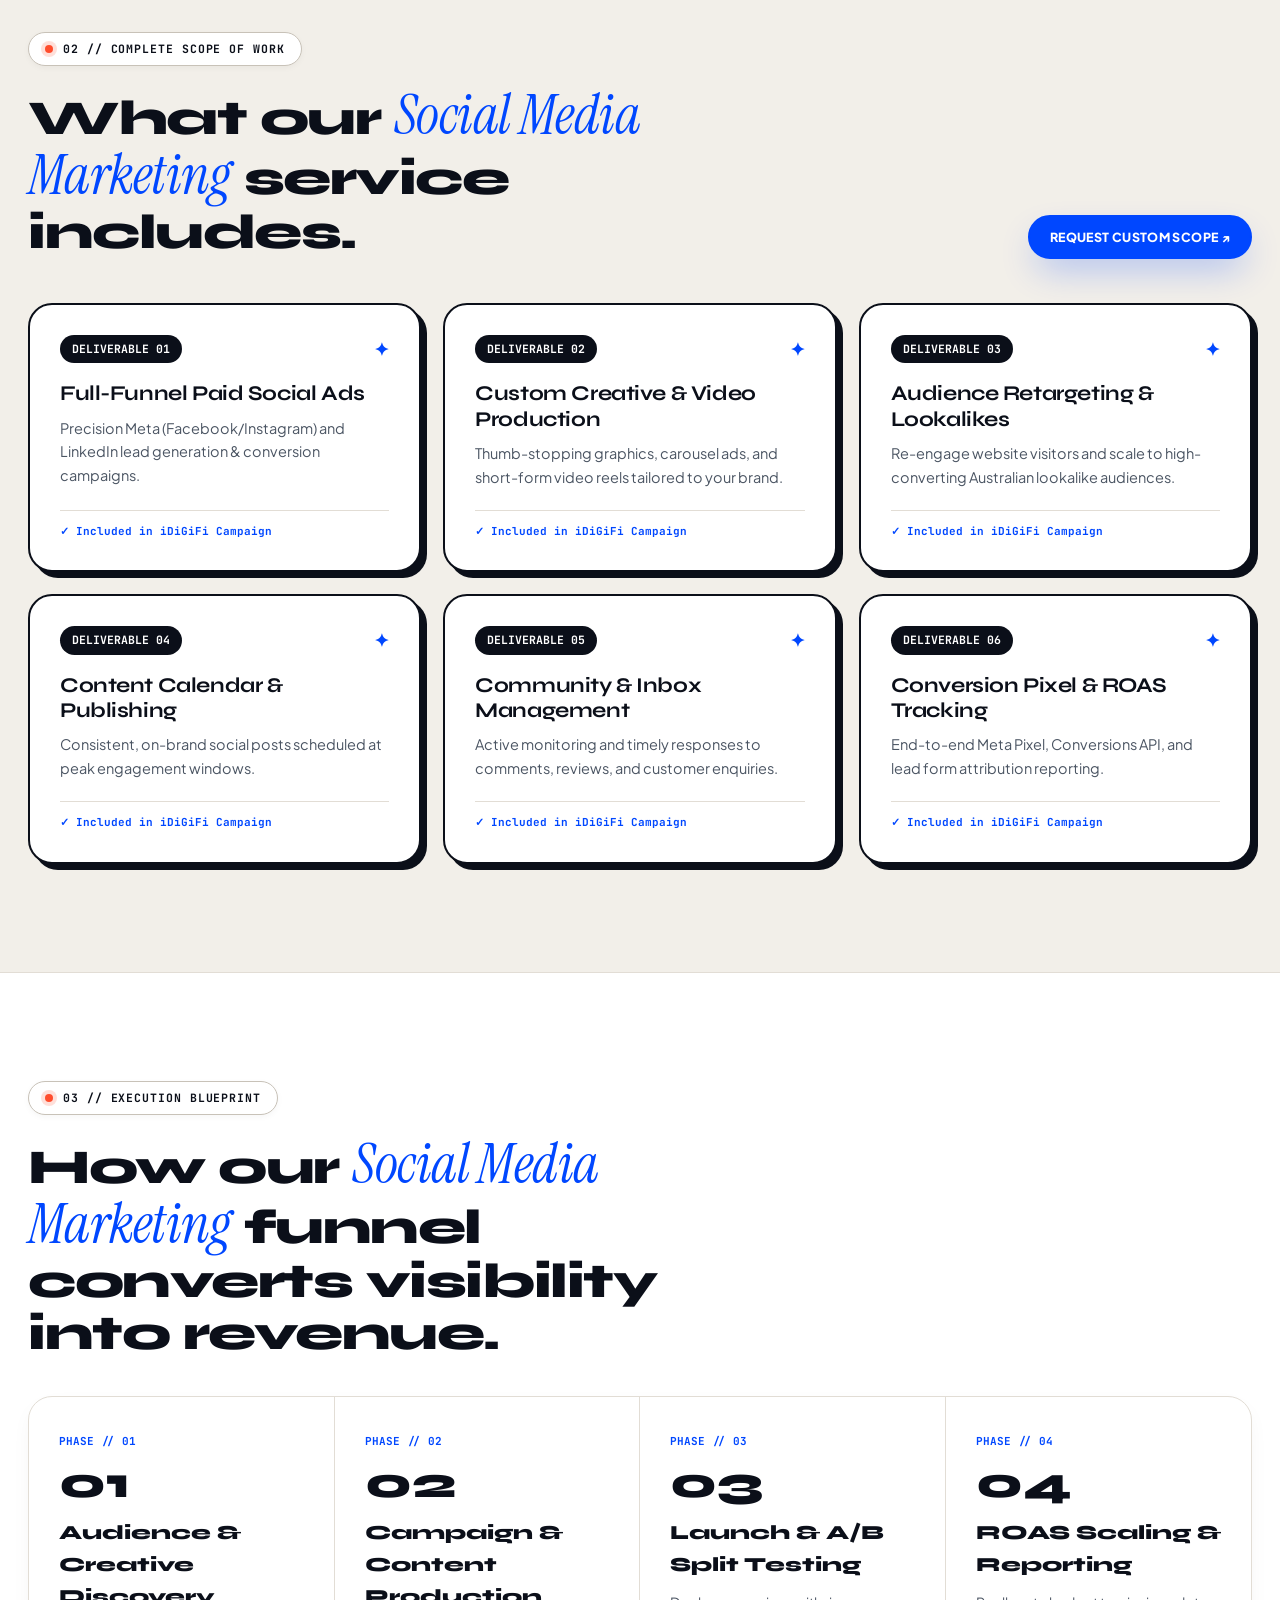
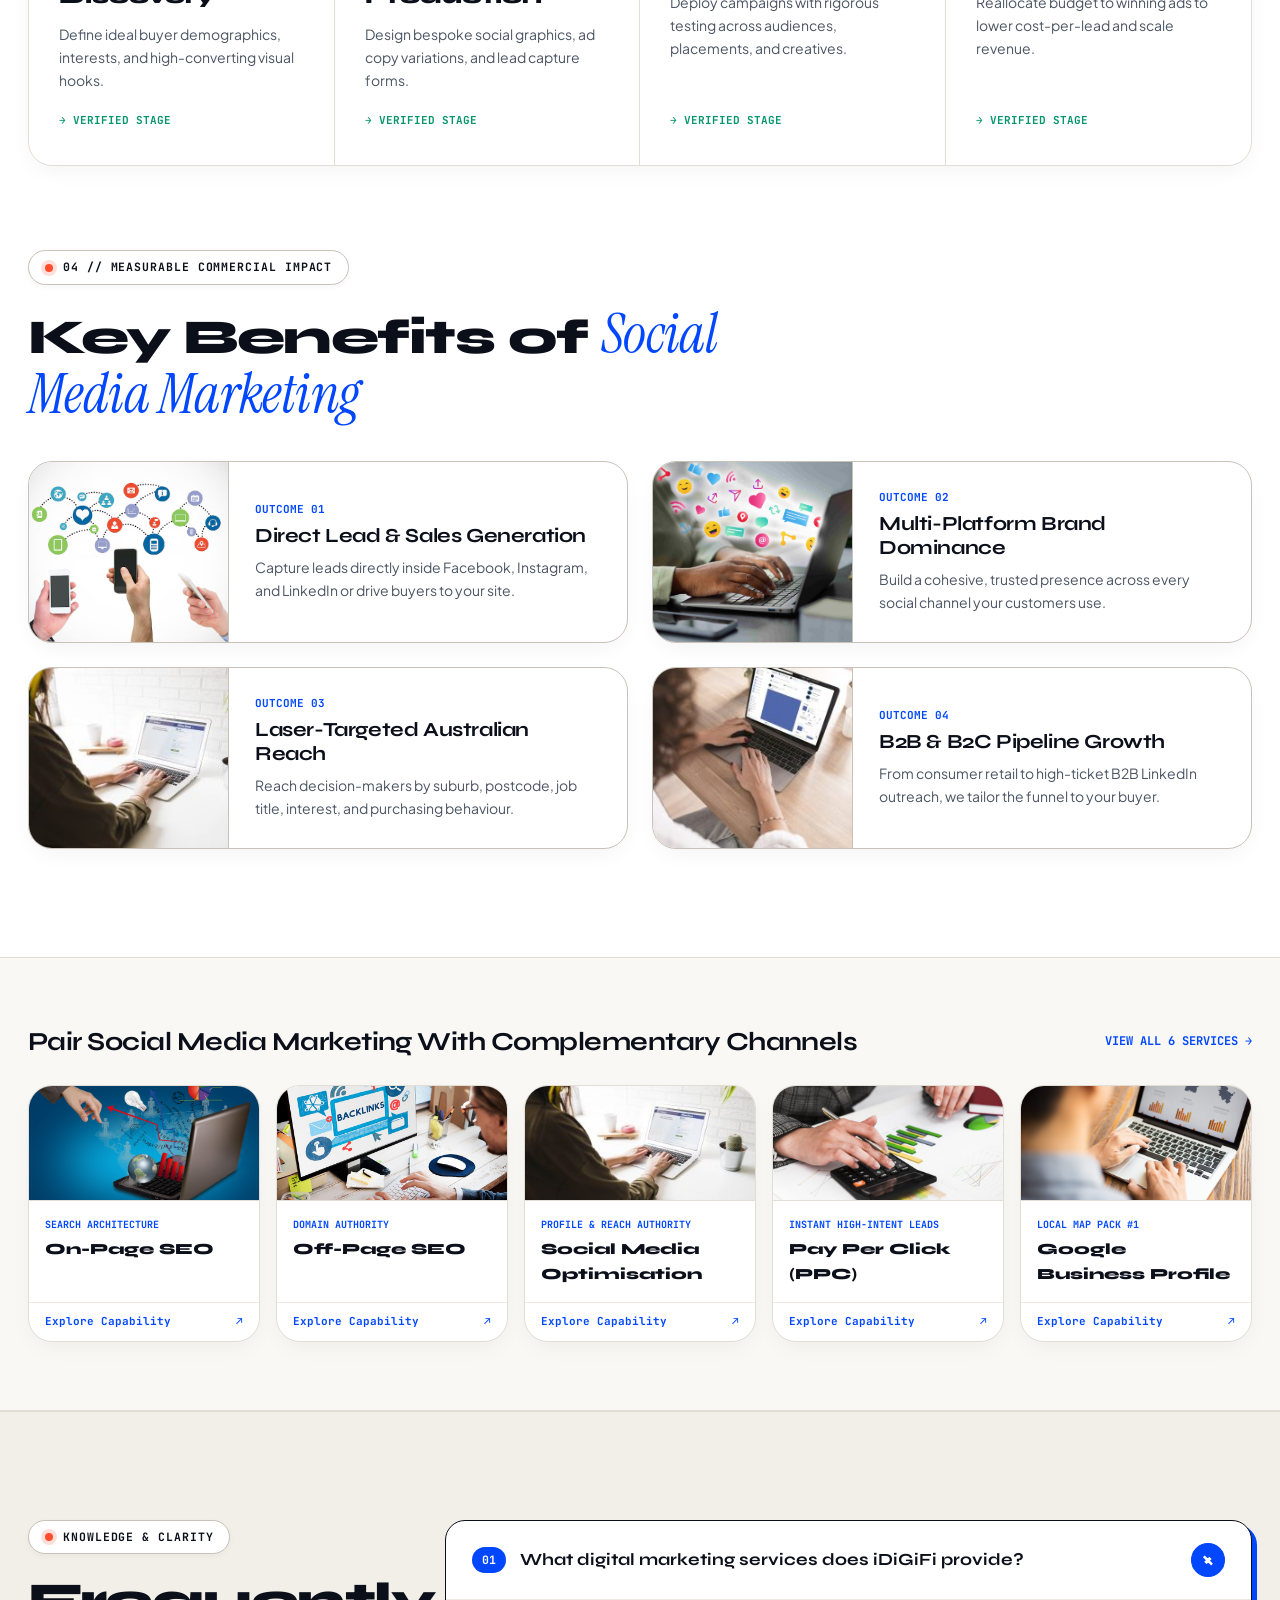
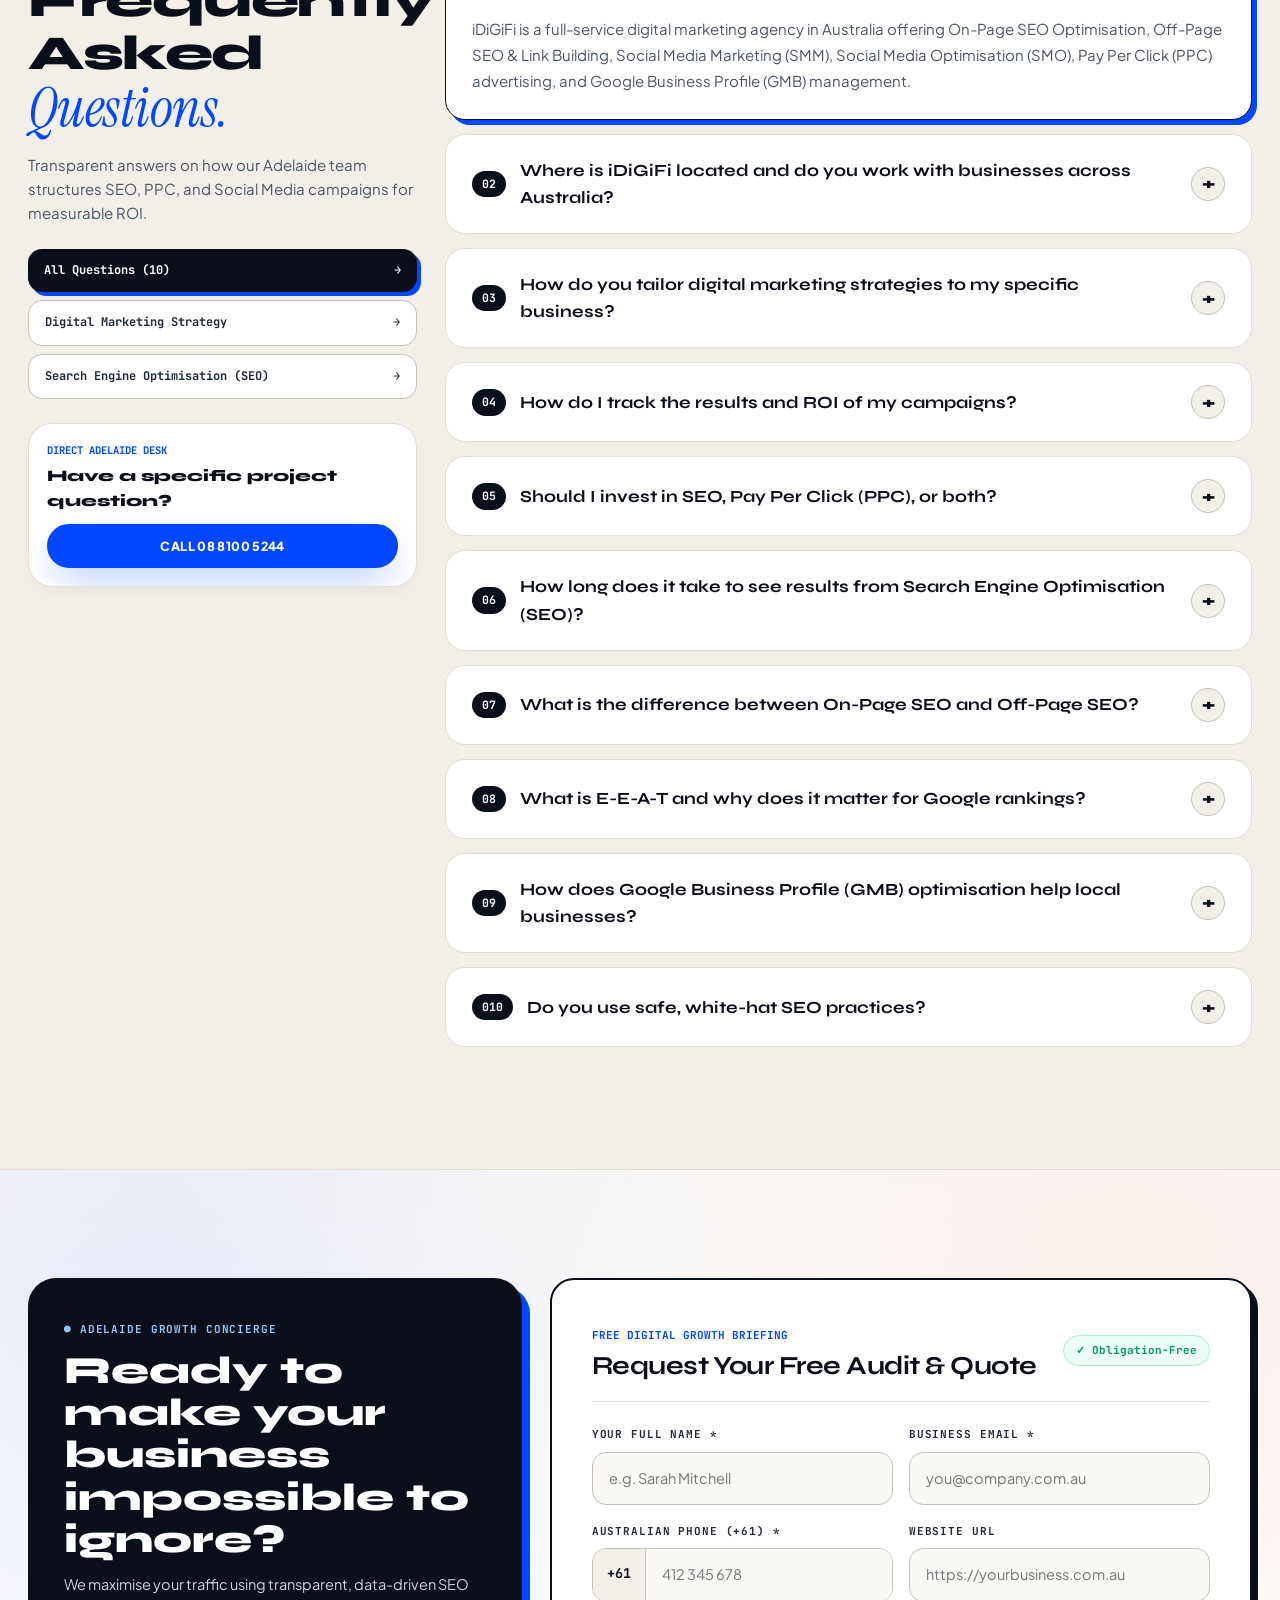
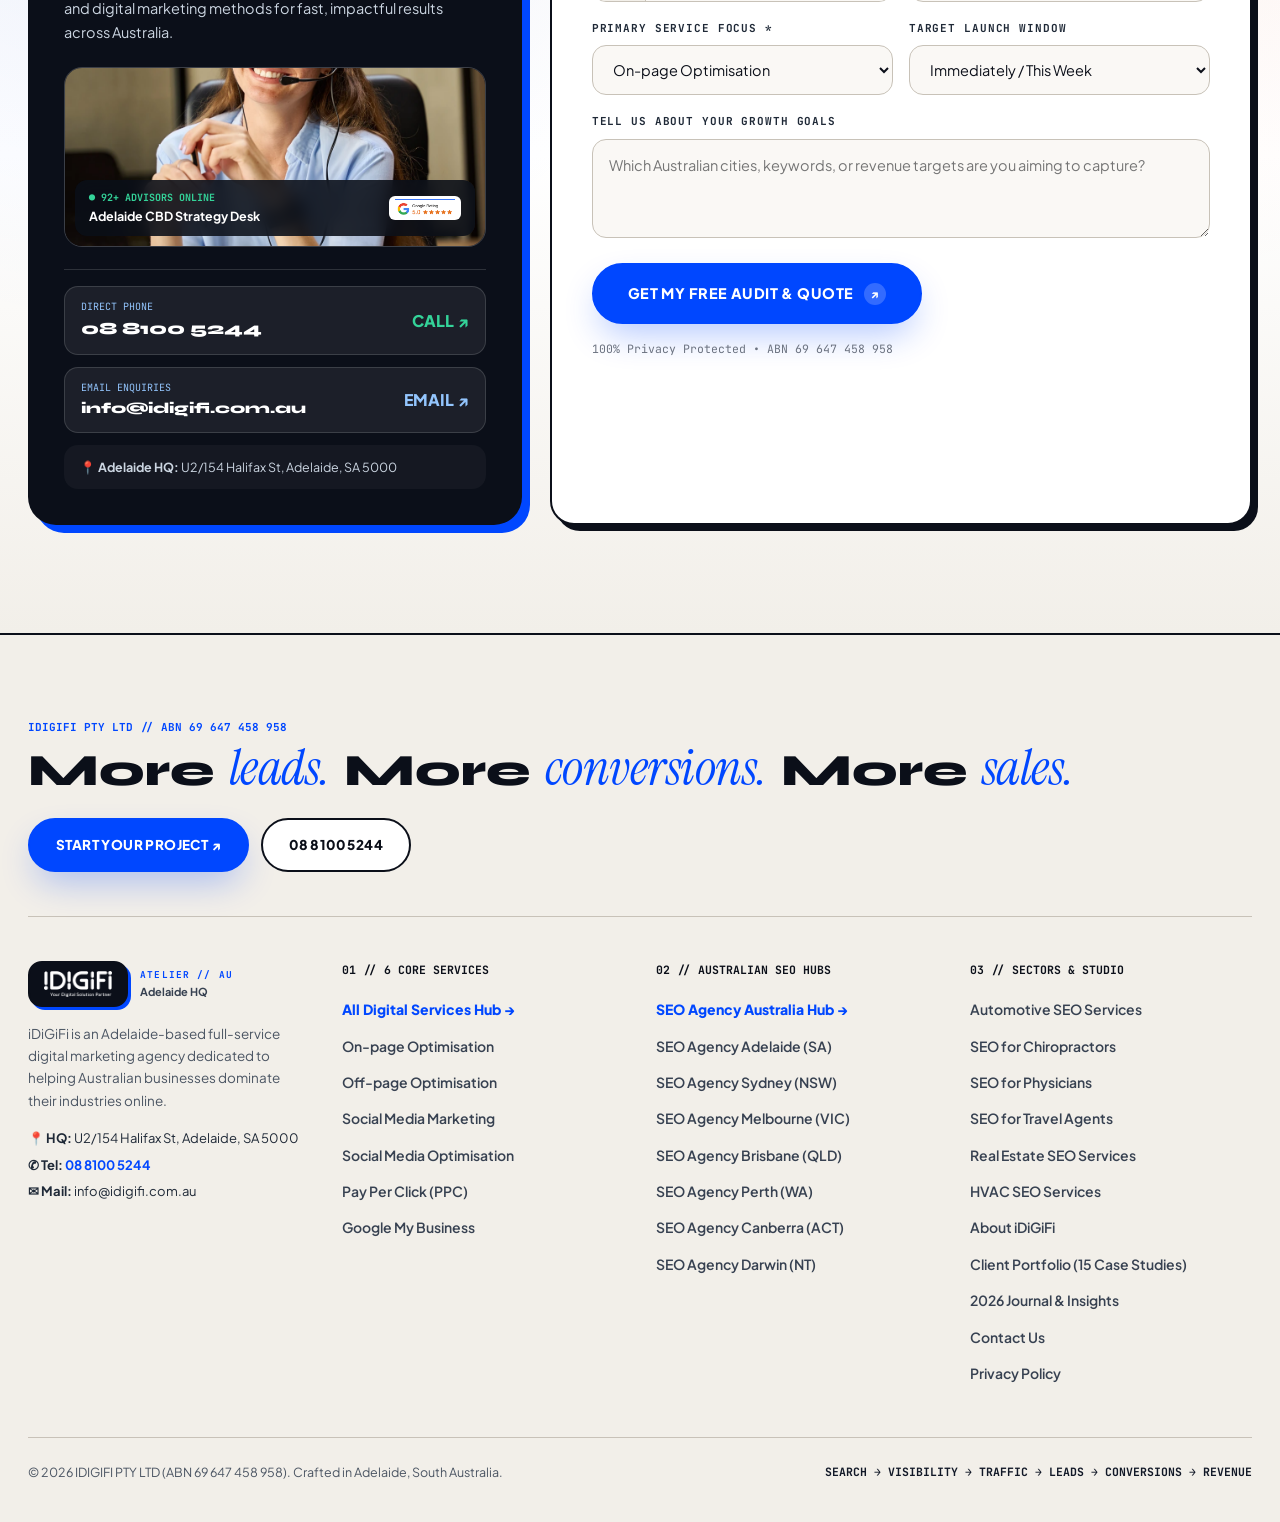
<file: social-media-marketing.html>
<!DOCTYPE html>
<html lang="en-AU">
<head>
  <meta charset="UTF-8" />
  <meta name="viewport" content="width=device-width, initial-scale=1.0" />
  <title>Social Media Marketing (SMM) Services Australia | iDiGiFi</title>
  <meta name="description" content="Strategic social media marketing campaigns across Facebook, Instagram, LinkedIn, and emerging platforms that build loyal communities and generate high-intent leads." />
  <link rel="icon" type="image/jpeg" href="images/favicon.jpg" />
  <link rel="stylesheet" href="css/styles.css" />
</head>
<body>
  <div id="site-header-mount"></div>

  <main id="main-content">
    <div id="service-detail-mount" data-service-id="social-media-marketing"></div>
    <div id="faq-mount"></div>
    <div id="contact-mount"></div>
  </main>

  <div id="site-footer-mount"></div>

  <script src="js/data.js"></script>
  <script src="js/app.js"></script>
</body>
</html>
</file>
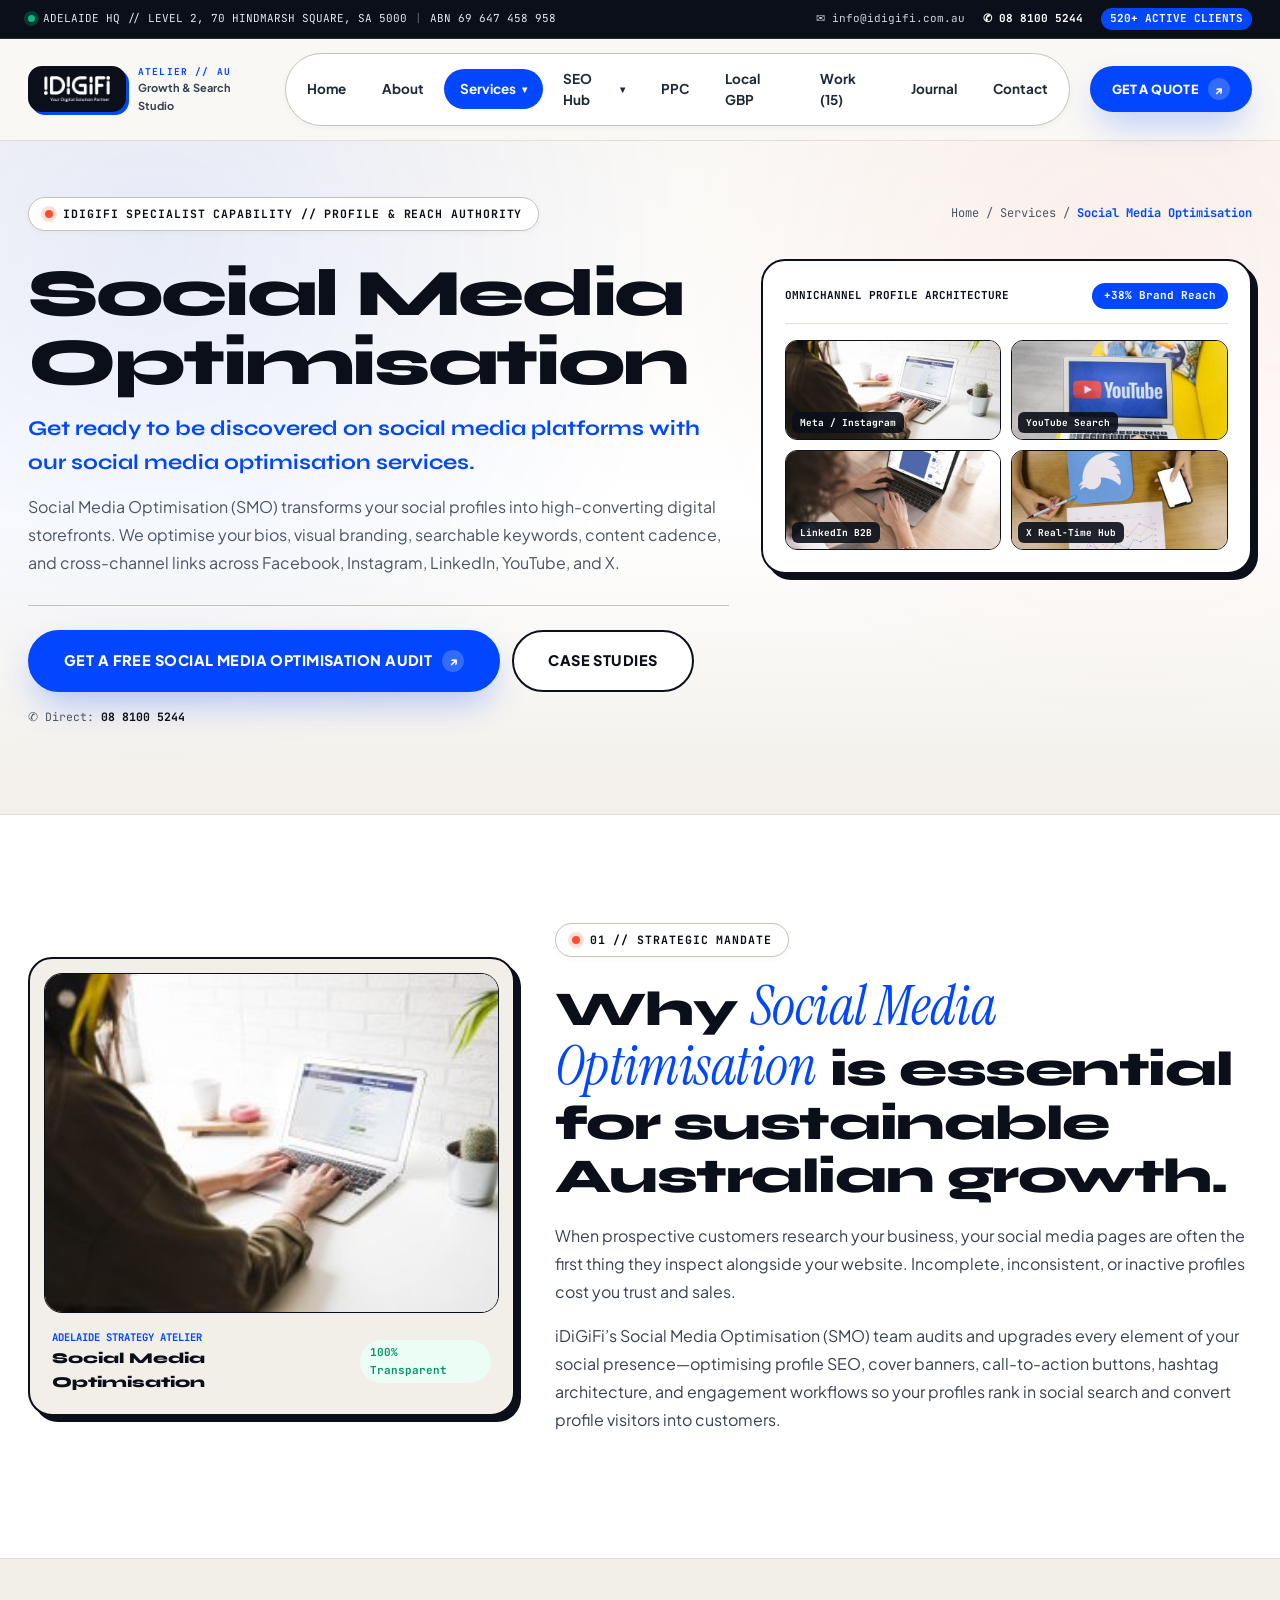
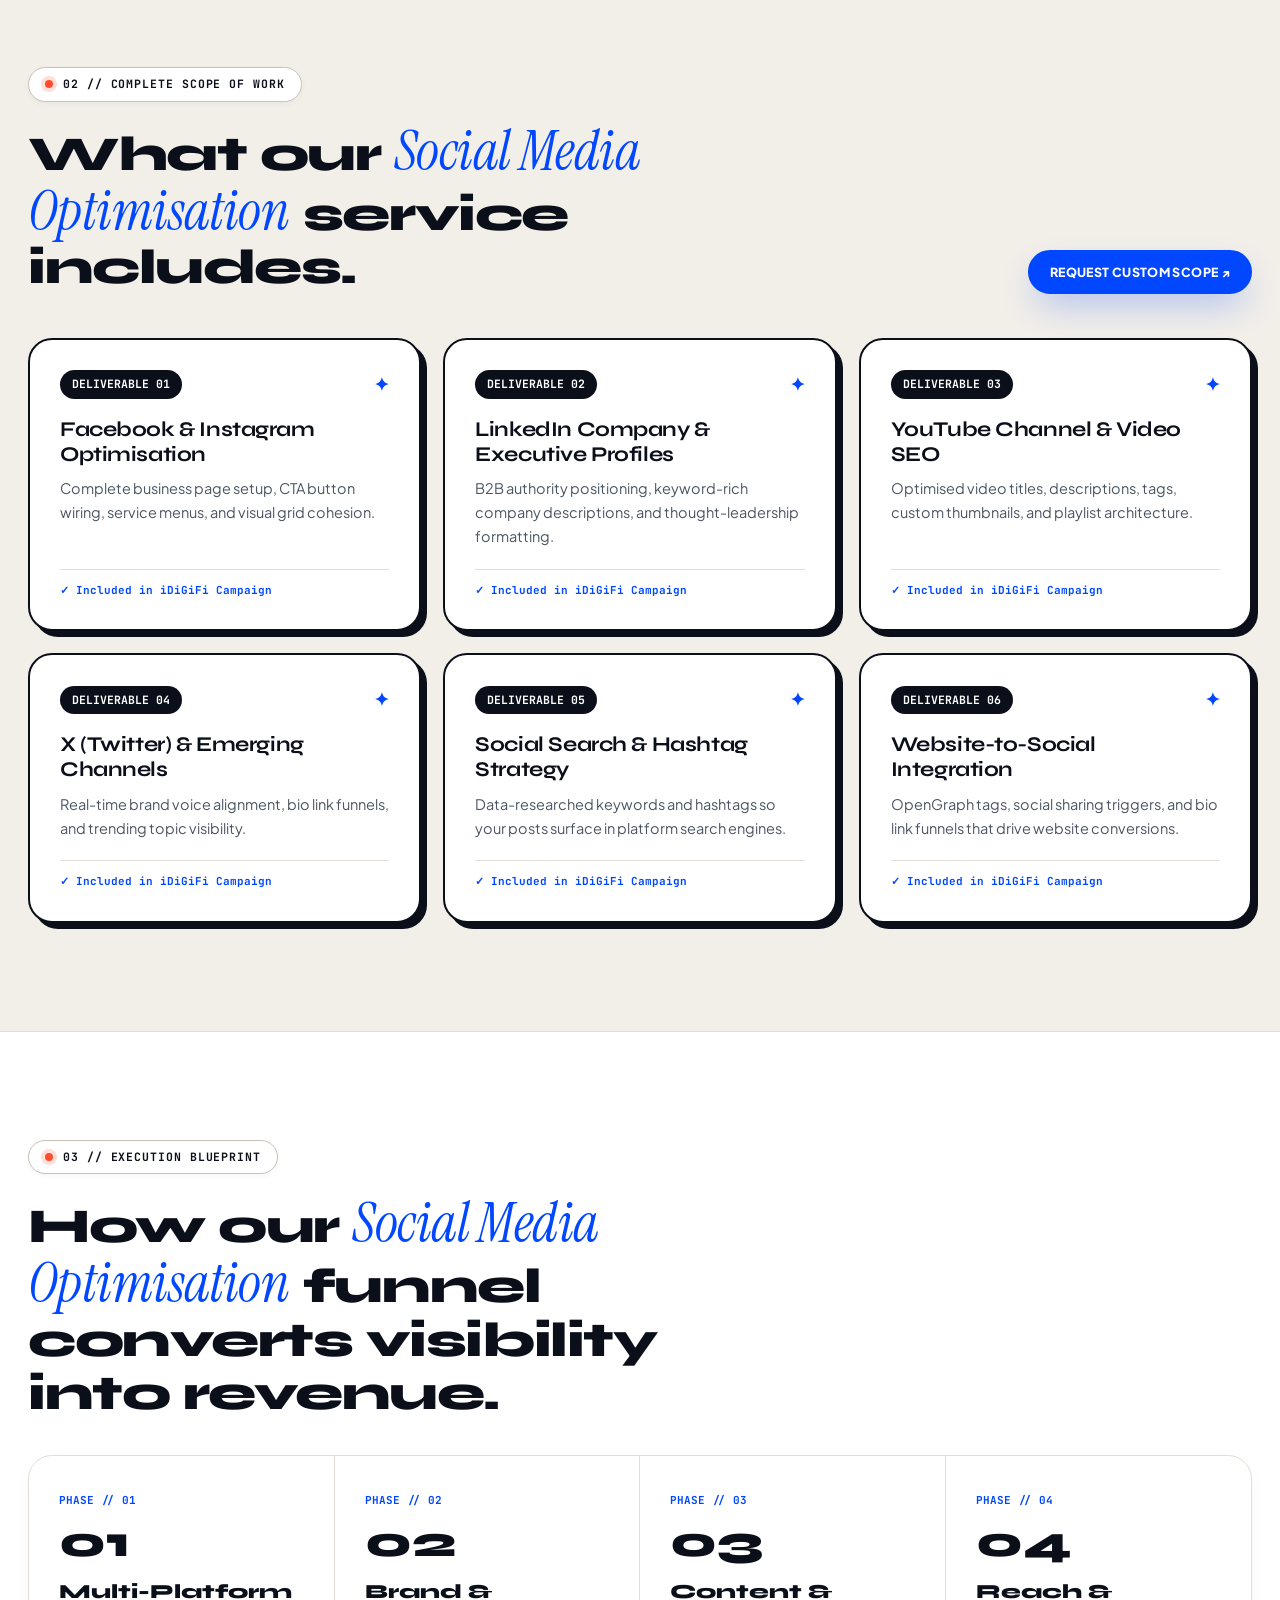
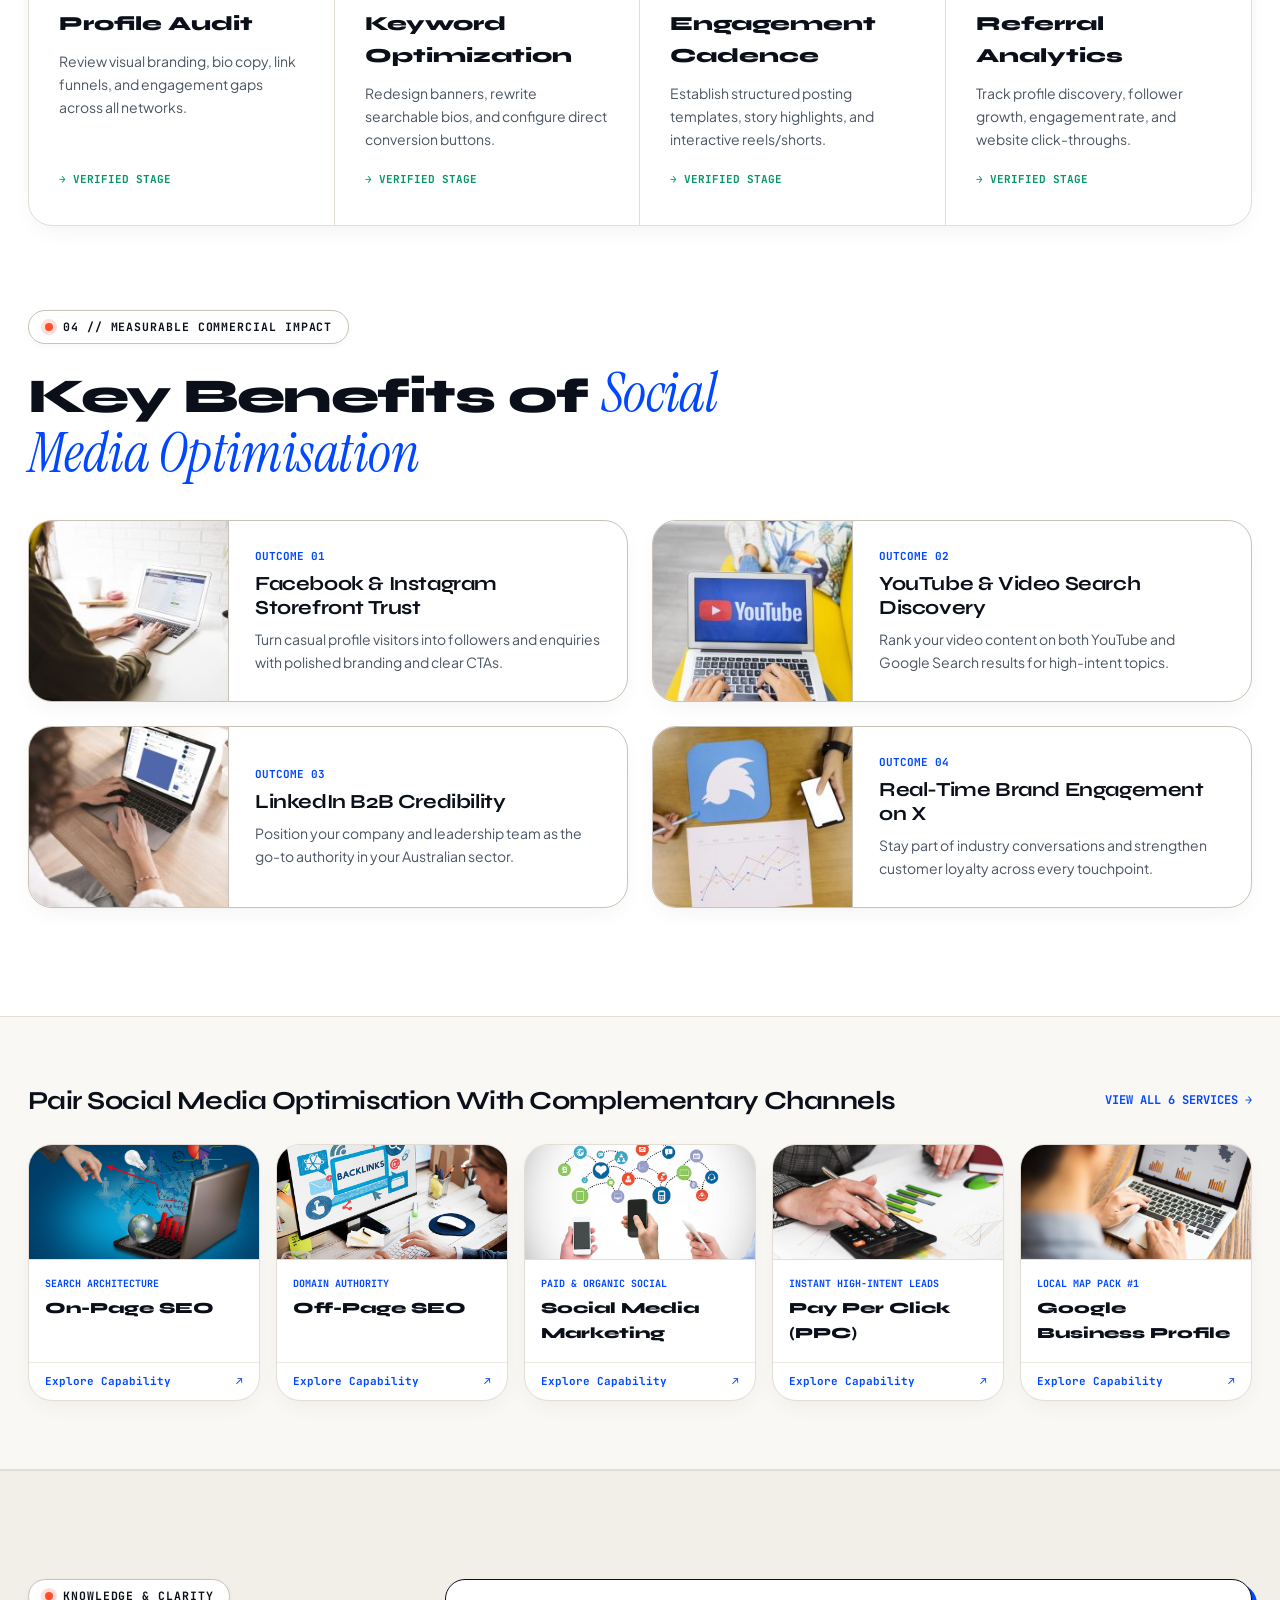
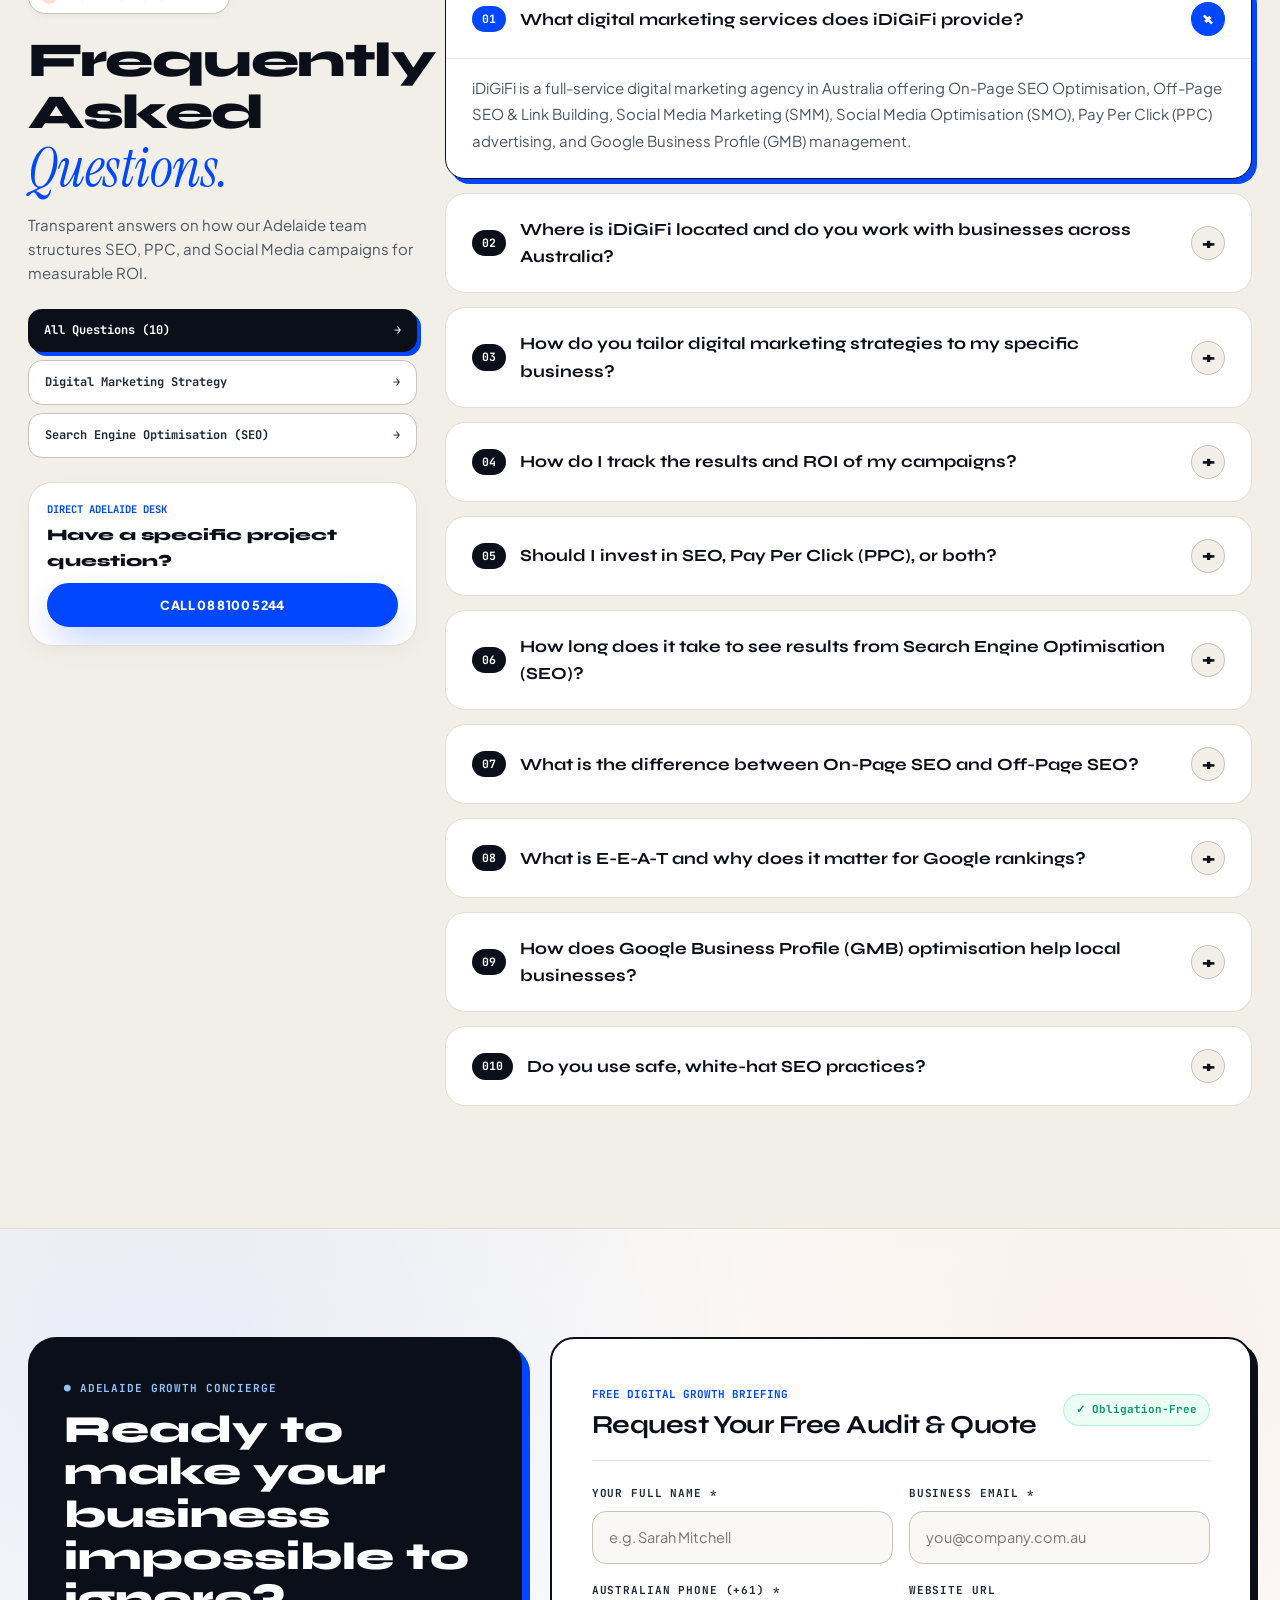
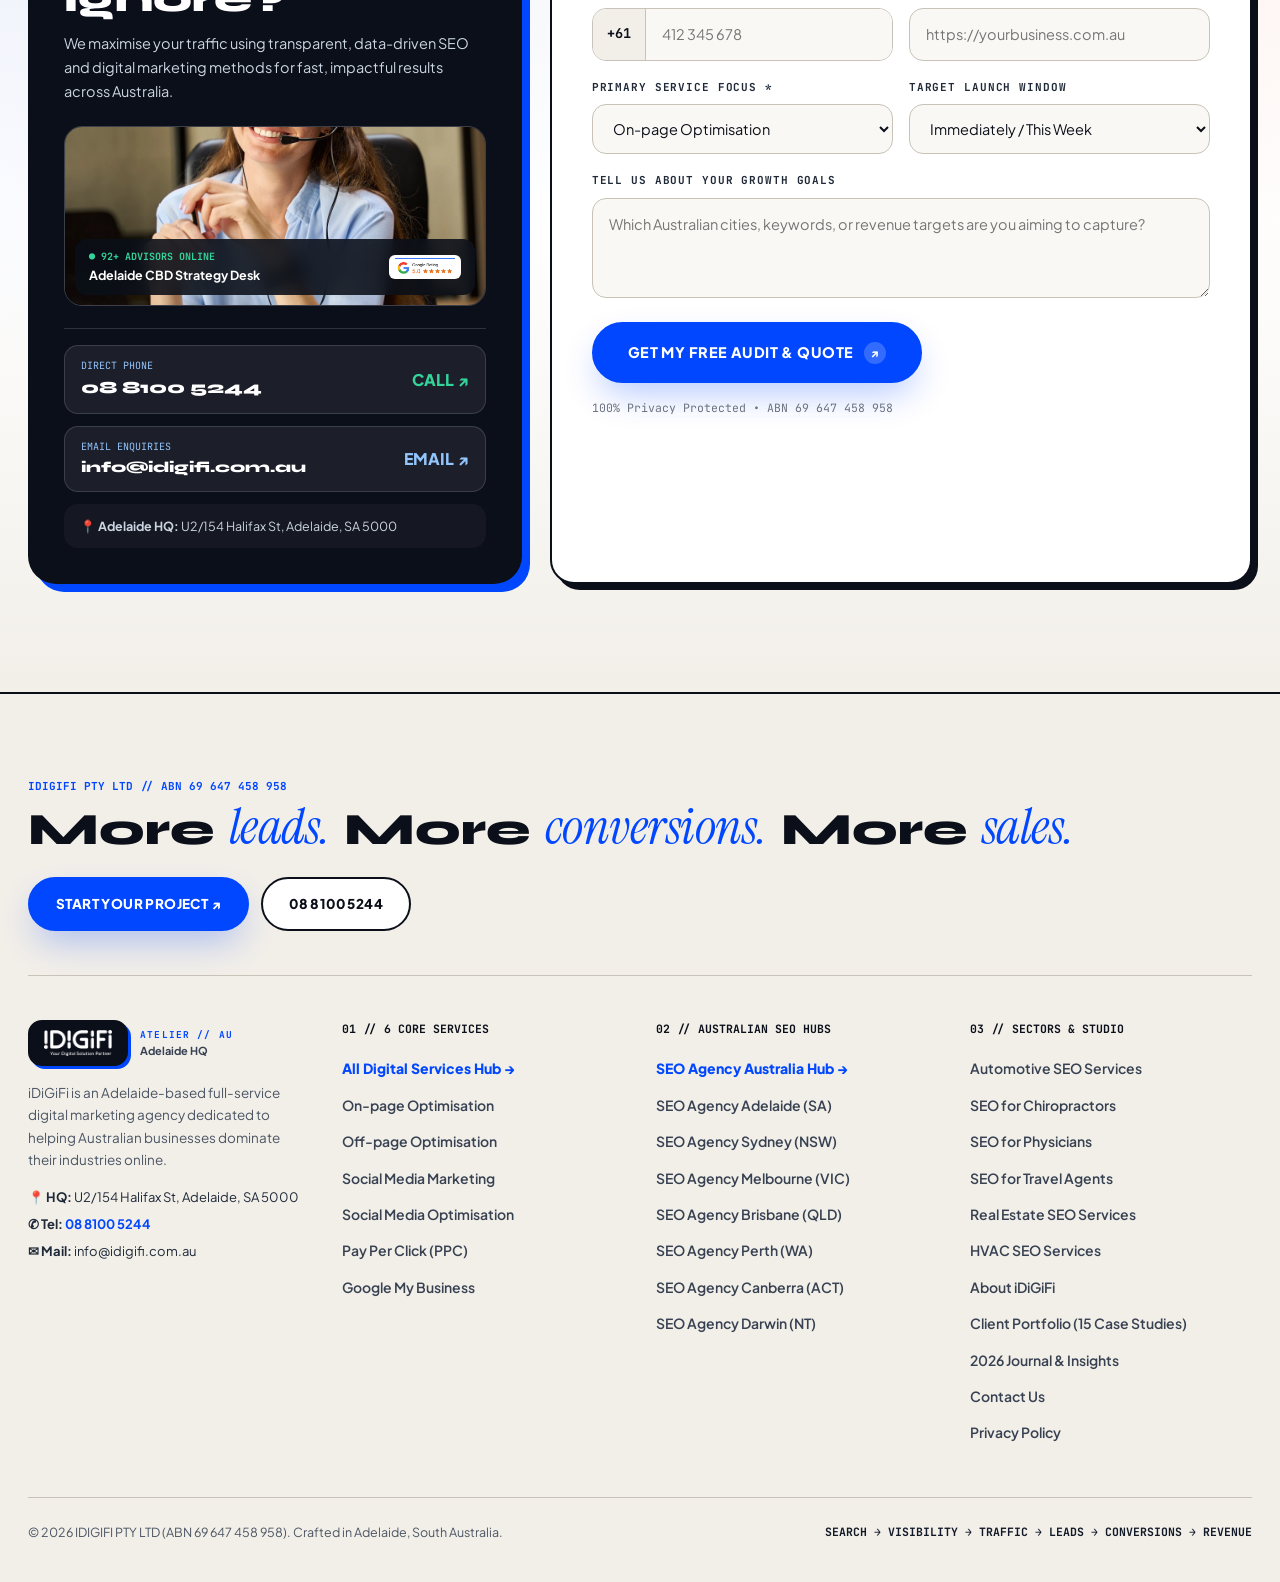
<file: social-media-optimisation.html>
<!DOCTYPE html>
<html lang="en-AU">
<head>
  <meta charset="UTF-8" />
  <meta name="viewport" content="width=device-width, initial-scale=1.0" />
  <title>Social Media Optimisation (SMO) Services Australia | iDiGiFi</title>
  <meta name="description" content="Transform your social profiles into discoverable, authoritative brand hubs with structured bio architecture, content cadence, and cross-channel search signals." />
  <link rel="icon" type="image/jpeg" href="images/favicon.jpg" />
  <link rel="stylesheet" href="css/styles.css" />
</head>
<body>
  <div id="site-header-mount"></div>

  <main id="main-content">
    <div id="service-detail-mount" data-service-id="social-media-optimisation"></div>
    <div id="faq-mount"></div>
    <div id="contact-mount"></div>
  </main>

  <div id="site-footer-mount"></div>

  <script src="js/data.js"></script>
  <script src="js/app.js"></script>
</body>
</html>
</file>
<file: css/styles.css>
/* ==========================================================================
   iDiGiFi — SWISS EDITORIAL & PERFORMANCE ATELIER DESIGN SYSTEM (2026)
   Pure CSS3 • Warm Gallery Light Theme • Exposed Architectural Grid • Syne + Instrument Serif
   ========================================================================== */

@import url('https://fonts.googleapis.com/css2?family=Instrument+Serif:ital@0;1&family=JetBrains+Mono:wght@400;500;600;700&family=Plus+Jakarta+Sans:wght@400;500;600;700;800&family=Syne:wght@600;700;800&display=swap');

:root {
  /* Warm Editorial Light Palette */
  --bg-canvas: #faf8f5;
  --bg-white: #ffffff;
  --bg-stone: #f2efe9;
  --bg-slate: #f4f6fb;
  --bg-ice: #eef3ff;
  --bg-emerald-soft: #ecfdf5;
  --bg-coral-soft: #fff1ee;

  /* Architectural Ink Hierarchy */
  --ink-950: #0b0f19;
  --ink-900: #111827;
  --ink-800: #1f2937;
  --ink-700: #374151;
  --ink-600: #4b5563;
  --ink-500: #6b7280;
  --ink-400: #9ca3af;

  /* iDiGiFi Studio Accents */
  --cobalt: #0047ff;
  --cobalt-dark: #0035c9;
  --cobalt-light: #3b76ff;
  --cobalt-glow: rgba(0, 71, 255, 0.14);

  --coral: #ff4d2d;
  --emerald: #059669;
  --emerald-light: #10b981;
  --amber: #d97706;

  /* Architectural Hairlines & Borders */
  --border-hairline: #e2ddd5;
  --border-light: #e5e2dc;
  --border-subtle: #eeeae3;
  --border-strong: #c8c2b8;
  --border-ink: #0b0f19;

  /* Studio Elevation & Shadows */
  --shadow-xs: 0 2px 6px rgba(11, 15, 25, 0.04);
  --shadow-sm: 0 8px 24px -6px rgba(11, 15, 25, 0.06);
  --shadow-md: 0 18px 42px -12px rgba(11, 15, 25, 0.09);
  --shadow-lg: 0 28px 64px -16px rgba(11, 15, 25, 0.14);
  --shadow-cobalt: 0 16px 36px -8px rgba(0, 71, 255, 0.32);
  --shadow-hard: 6px 6px 0px #0b0f19;
  --shadow-hard-cobalt: 6px 6px 0px #0047ff;
  --shadow-dropdown: 0 36px 90px -12px rgba(11, 15, 25, 0.28), 0 0 0 1px #d5cfc4;

  /* Typography */
  --font-display: 'Syne', 'Plus Jakarta Sans', -apple-system, sans-serif;
  --font-serif: 'Instrument Serif', Georgia, serif;
  --font-sans: 'Plus Jakarta Sans', -apple-system, BlinkMacSystemFont, sans-serif;
  --font-mono: 'JetBrains Mono', monospace;

  /* Radii */
  --radius-sm: 10px;
  --radius-md: 16px;
  --radius-lg: 24px;
  --radius-xl: 32px;
  --radius-pill: 9999px;

  /* Transitions */
  --ease-out: cubic-bezier(0.16, 1, 0.3, 1);
}

/* ==========================================================================
   1. RESET & BASE ARCHITECTURE
   ========================================================================== */
*,
*::before,
*::after {
  box-sizing: border-box;
  margin: 0;
  padding: 0;
}

html {
  scroll-behavior: smooth;
  font-size: 16px;
  background-color: var(--bg-canvas);
  color: var(--ink-950);
}

body {
  font-family: var(--font-sans);
  background-color: var(--bg-canvas);
  color: var(--ink-950);
  line-height: 1.6;
  overflow-x: hidden;
  -webkit-font-smoothing: antialiased;
}

img {
  max-width: 100%;
  height: auto;
  display: block;
}

a {
  color: inherit;
  text-decoration: none;
  transition: color 0.2s ease, background-color 0.2s ease, border-color 0.2s ease, transform 0.2s ease, box-shadow 0.2s ease;
}

ul,
ol {
  list-style: none;
}

button,
input,
select,
textarea {
  font: inherit;
  color: inherit;
}

button {
  cursor: pointer;
  background: none;
  border: none;
}

/* ==========================================================================
   2. ARCHITECTURAL CONTAINERS, SWISS GRIDS & BACKGROUNDS
   ========================================================================== */
.container {
  width: 100%;
  max-width: 1360px;
  margin: 0 auto;
  padding: 0 28px;
}

.section {
  padding: 108px 0;
  position: relative;
}

.section-sm {
  padding: 68px 0;
  position: relative;
}

.bg-white {
  background-color: var(--bg-white);
}

.bg-slate {
  background-color: var(--bg-stone);
}

.bg-stone {
  background-color: var(--bg-stone);
}

.bg-canvas {
  background-color: var(--bg-canvas);
}

.bg-ice {
  background-color: var(--bg-ice);
}

.bg-ink {
  background-color: var(--ink-950);
  color: #ffffff;
}

.bg-grid-light {
  background-image:
    linear-gradient(to right, rgba(11, 15, 25, 0.045) 1px, transparent 1px),
    linear-gradient(to bottom, rgba(11, 15, 25, 0.045) 1px, transparent 1px);
  background-size: 56px 56px;
}

.bg-ice-gradient {
  background:
    radial-gradient(circle at 12% 15%, rgba(0, 71, 255, 0.08), transparent 42%),
    radial-gradient(circle at 88% 20%, rgba(255, 77, 45, 0.06), transparent 36%),
    linear-gradient(180deg, #faf8f5 0%, #ffffff 55%, #f2efe9 100%);
}

.border-top {
  border-top: 1px solid var(--border-hairline);
}

.border-bottom {
  border-bottom: 1px solid var(--border-hairline);
}

.border-y {
  border-top: 1px solid var(--border-hairline);
  border-bottom: 1px solid var(--border-hairline);
}

/* Exposed Swiss Architectural Grid */
.swiss-grid-4 {
  display: grid;
  grid-template-columns: repeat(4, 1fr);
  border: 1px solid var(--border-hairline);
  background: var(--bg-white);
  border-radius: var(--radius-lg);
  overflow: hidden;
  box-shadow: var(--shadow-sm);
}

.swiss-cell {
  padding: 36px 30px;
  border-right: 1px solid var(--border-hairline);
  position: relative;
  transition: background-color 0.35s var(--ease-out), color 0.35s var(--ease-out), transform 0.35s var(--ease-out);
  display: flex;
  flex-direction: column;
  justify-content: space-between;
}

.swiss-cell:last-child {
  border-right: none;
}

.swiss-cell:hover {
  background-color: var(--cobalt);
  color: #ffffff;
}

.swiss-cell:hover .swiss-cell-sub,
.swiss-cell:hover .swiss-cell-index {
  color: rgba(255, 255, 255, 0.85) !important;
}

.swiss-cell:hover .swiss-metric-num {
  color: #ffffff !important;
}

/* Standard Responsive Grids */
.grid-2 {
  display: grid;
  grid-template-columns: repeat(2, minmax(0, 1fr));
  gap: 28px;
}

.grid-3 {
  display: grid;
  grid-template-columns: repeat(3, minmax(0, 1fr));
  gap: 24px;
}

.grid-4 {
  display: grid;
  grid-template-columns: repeat(4, minmax(0, 1fr));
  gap: 22px;
}

.grid-5 {
  display: grid;
  grid-template-columns: repeat(5, minmax(0, 1fr));
  gap: 16px;
}

.grid-12 {
  display: grid;
  grid-template-columns: repeat(12, minmax(0, 1fr));
  gap: 28px;
  align-items: center;
}

.col-4 { grid-column: span 4; }
.col-5 { grid-column: span 5; }
.col-6 { grid-column: span 6; }
.col-7 { grid-column: span 7; }
.col-8 { grid-column: span 8; }
.col-12 { grid-column: span 12; }

@media (max-width: 1080px) {
  .grid-4,
  .grid-5 {
    grid-template-columns: repeat(2, minmax(0, 1fr));
  }
  .swiss-grid-4 {
    grid-template-columns: repeat(2, 1fr);
  }
  .swiss-cell:nth-child(2) {
    border-right: none;
  }
  .swiss-cell:nth-child(1),
  .swiss-cell:nth-child(2) {
    border-bottom: 1px solid var(--border-hairline);
  }
  .grid-3 {
    grid-template-columns: repeat(2, minmax(0, 1fr));
  }
  .col-4,
  .col-5,
  .col-6,
  .col-7,
  .col-8 {
    grid-column: span 12;
  }
}

@media (max-width: 680px) {
  .grid-2,
  .grid-3,
  .grid-4,
  .grid-5,
  .swiss-grid-4 {
    grid-template-columns: 1fr;
  }
  .swiss-cell {
    border-right: none !important;
    border-bottom: 1px solid var(--border-hairline);
  }
  .section {
    padding: 72px 0;
  }
  .container {
    padding: 0 18px;
  }
}

/* ==========================================================================
   3. EDITORIAL TYPOGRAPHY & SERIF ACCENTS
   ========================================================================== */
.eyebrow {
  display: inline-flex;
  align-items: center;
  gap: 10px;
  padding: 7px 16px;
  border-radius: var(--radius-pill);
  background-color: var(--bg-white);
  border: 1px solid var(--border-strong);
  box-shadow: var(--shadow-xs);
  color: var(--ink-950);
  font-family: var(--font-mono);
  font-size: 11.5px;
  font-weight: 700;
  letter-spacing: 0.08em;
  text-transform: uppercase;
  margin-bottom: 20px;
}

.eyebrow-dot {
  width: 8px;
  height: 8px;
  border-radius: 50%;
  background-color: var(--coral);
  box-shadow: 0 0 0 4px rgba(255, 77, 45, 0.18);
}

.h1-display {
  font-family: var(--font-display);
  font-size: clamp(2.65rem, 5.2vw, 4.75rem);
  font-weight: 800;
  line-height: 1.03;
  letter-spacing: -0.035em;
  color: var(--ink-950);
}

.h2-display {
  font-family: var(--font-display);
  font-size: clamp(2rem, 3.8vw, 3.35rem);
  font-weight: 800;
  line-height: 1.08;
  letter-spacing: -0.03em;
  color: var(--ink-950);
}

.h3-display {
  font-family: var(--font-display);
  font-size: clamp(1.3rem, 2vw, 1.75rem);
  font-weight: 700;
  line-height: 1.2;
  letter-spacing: -0.02em;
  color: var(--ink-950);
}

.serif-italic {
  font-family: var(--font-serif);
  font-style: italic;
  font-weight: 400;
  letter-spacing: -0.01em;
  font-size: 1.14em;
  color: var(--cobalt);
}

.text-lead {
  font-size: clamp(1.05rem, 1.35vw, 1.22rem);
  color: var(--ink-600);
  line-height: 1.7;
}

.text-cobalt {
  color: var(--cobalt);
}

.text-emerald {
  color: var(--emerald);
}

.text-coral {
  color: var(--coral);
}

.font-mono {
  font-family: var(--font-mono);
}

/* ==========================================================================
   4. ARCHITECTURAL BUTTONS & STUDIO CARDS
   ========================================================================== */
.btn {
  display: inline-flex;
  align-items: center;
  justify-content: center;
  gap: 10px;
  padding: 14px 26px;
  border-radius: var(--radius-pill);
  font-family: var(--font-sans);
  font-size: 13.5px;
  font-weight: 800;
  letter-spacing: 0.03em;
  transition: all 0.25s var(--ease-out);
  white-space: nowrap;
  cursor: pointer;
}

.btn-primary {
  background-color: var(--cobalt);
  color: #ffffff;
  border: 2px solid var(--cobalt);
  box-shadow: var(--shadow-cobalt);
}

.btn-primary:hover {
  background-color: var(--ink-950);
  border-color: var(--ink-950);
  transform: translateY(-2px);
  box-shadow: 0 14px 30px -6px rgba(11, 15, 25, 0.35);
}

.btn-outline {
  background-color: var(--bg-white);
  color: var(--ink-950);
  border: 2px solid var(--ink-950);
}

.btn-outline:hover {
  background-color: var(--ink-950);
  color: #ffffff;
  transform: translateY(-2px);
}

.btn-sm {
  padding: 10px 20px;
  font-size: 12.5px;
}

.btn-lg {
  padding: 17px 34px;
  font-size: 14.5px;
}

.btn-arrow {
  display: inline-flex;
  align-items: center;
  justify-content: center;
  width: 22px;
  height: 22px;
  border-radius: 50%;
  background: rgba(255, 255, 255, 0.2);
  font-size: 12px;
  transition: transform 0.22s ease;
}

.btn:hover .btn-arrow {
  transform: translate(2px, -2px);
}

/* Studio Cards */
.card {
  background-color: var(--bg-white);
  border: 1px solid var(--border-hairline);
  border-radius: var(--radius-lg);
  box-shadow: var(--shadow-sm);
  transition: transform 0.3s var(--ease-out), box-shadow 0.3s var(--ease-out), border-color 0.3s var(--ease-out);
  overflow: hidden;
}

.card:hover {
  transform: translateY(-4px);
  box-shadow: var(--shadow-md);
  border-color: var(--cobalt-light);
}

.card-architectural {
  background-color: var(--bg-white);
  border: 2px solid var(--ink-950);
  border-radius: var(--radius-lg);
  box-shadow: var(--shadow-hard);
  transition: transform 0.25s var(--ease-out), box-shadow 0.25s var(--ease-out);
}

.card-architectural:hover {
  transform: translate(-2px, -2px);
  box-shadow: var(--shadow-hard-cobalt);
}

/* ==========================================================================
   5. NEW FLOATING STUDIO CAPSULE HEADER & SOLID EDITORIAL MEGA-DRAWER
   ========================================================================== */
.top-telemetry-bar {
  background-color: var(--ink-950);
  color: #ffffff;
  font-family: var(--font-mono);
  font-size: 11px;
  padding: 8px 0;
  border-bottom: 1px solid rgba(255, 255, 255, 0.12);
  position: relative;
  z-index: 1002;
}

.top-telemetry-inner {
  display: flex;
  align-items: center;
  justify-content: space-between;
  gap: 16px;
  flex-wrap: wrap;
}

.telemetry-status {
  display: inline-flex;
  align-items: center;
  gap: 8px;
  color: #e2e8f0;
}

.telemetry-pulse {
  width: 7px;
  height: 7px;
  border-radius: 50%;
  background-color: var(--emerald-light);
  box-shadow: 0 0 0 4px rgba(16, 185, 129, 0.25);
}

.site-header {
  position: sticky;
  top: 0;
  left: 0;
  right: 0;
  z-index: 1001;
  padding: 14px 0;
  background-color: rgba(250, 248, 245, 0.94);
  backdrop-filter: blur(14px);
  border-bottom: 1px solid var(--border-hairline);
  transition: padding 0.25s ease, background-color 0.25s ease, box-shadow 0.25s ease;
}

.site-header.scrolled {
  padding: 10px 0;
  background-color: #ffffff;
  box-shadow: 0 12px 34px -10px rgba(11, 15, 25, 0.1);
}

.header-capsule {
  display: flex;
  align-items: center;
  justify-content: space-between;
  gap: 20px;
}

/* Brand Identity */
.brand-logo {
  display: inline-flex;
  align-items: center;
  gap: 12px;
}

.brand-logo-badge {
  background-color: var(--ink-950);
  padding: 8px 14px;
  border-radius: 14px;
  display: flex;
  align-items: center;
  justify-content: center;
  border: 2px solid var(--ink-950);
  box-shadow: 3px 3px 0px var(--cobalt);
}

.brand-logo-badge img {
  height: 26px;
  width: auto;
}

.brand-meta {
  display: flex;
  flex-direction: column;
}

.brand-meta-tag {
  font-family: var(--font-mono);
  font-size: 9.5px;
  font-weight: 700;
  text-transform: uppercase;
  letter-spacing: 0.12em;
  color: var(--cobalt);
}

.brand-meta-sub {
  font-size: 11px;
  font-weight: 700;
  color: var(--ink-700);
}

/* Segmented Capsule Nav */
.nav-desktop {
  display: flex;
  align-items: center;
  gap: 4px;
  background-color: var(--bg-white);
  padding: 5px;
  border-radius: var(--radius-pill);
  border: 1px solid var(--border-strong);
  box-shadow: var(--shadow-xs);
}

.nav-item {
  position: static;
}

.nav-link {
  display: inline-flex;
  align-items: center;
  gap: 6px;
  padding: 9px 16px;
  border-radius: var(--radius-pill);
  font-size: 13.5px;
  font-weight: 700;
  color: var(--ink-800);
  transition: all 0.2s ease;
}

.nav-link:hover,
.nav-link.active {
  color: #ffffff;
  background-color: var(--ink-950);
}

.nav-link.active-cobalt {
  color: #ffffff;
  background-color: var(--cobalt);
}

.nav-chevron {
  font-size: 10px;
  transition: transform 0.22s ease;
}

.nav-item.open .nav-chevron {
  transform: rotate(180deg);
}

/* Page Dimmer Backdrop when Mega-Drawer is open */
.nav-backdrop {
  position: fixed;
  inset: 0;
  background-color: rgba(11, 15, 25, 0.48);
  backdrop-filter: blur(4px);
  z-index: 998;
  opacity: 0;
  visibility: hidden;
  pointer-events: none;
  transition: opacity 0.22s ease, visibility 0.22s ease;
}

.nav-backdrop.active {
  opacity: 1;
  visibility: visible;
  pointer-events: auto;
}

/* Full-Container Solid Studio Mega-Drawer (Zero Overlap) */
.mega-menu {
  position: absolute;
  top: calc(100% + 1px);
  left: 50%;
  transform: translateX(-50%) translateY(10px);
  width: min(1240px, calc(100vw - 36px));
  z-index: 1050;
  opacity: 0;
  visibility: hidden;
  pointer-events: none;
  transition: opacity 0.22s ease, transform 0.22s ease, visibility 0.22s ease;
}

.nav-item.open .mega-menu {
  opacity: 1;
  visibility: visible;
  pointer-events: auto;
  transform: translateX(-50%) translateY(0);
}

.mega-menu-card {
  background-color: #ffffff !important;
  border: 2px solid var(--ink-950);
  border-radius: 26px;
  box-shadow: var(--shadow-dropdown);
  overflow: hidden;
  color: var(--ink-950);
}

.mega-menu-header {
  display: flex;
  align-items: center;
  justify-content: space-between;
  padding: 16px 28px;
  background-color: var(--bg-stone);
  border-bottom: 1px solid var(--border-hairline);
}

.mega-menu-body {
  padding: 26px 28px;
  background-color: #ffffff !important;
}

.mega-service-link {
  display: flex;
  align-items: center;
  justify-content: space-between;
  gap: 14px;
  padding: 13px 16px;
  border-radius: 16px;
  background-color: var(--bg-canvas);
  border: 1px solid var(--border-hairline);
  transition: all 0.2s ease;
}

.mega-service-link:hover {
  background-color: var(--bg-ice);
  border-color: var(--cobalt);
  transform: translateX(4px);
}

.mega-service-thumb {
  width: 54px;
  height: 54px;
  border-radius: 12px;
  object-fit: cover;
  flex-shrink: 0;
  border: 1px solid var(--border-hairline);
}

.mega-menu-footer {
  display: flex;
  align-items: center;
  justify-content: space-between;
  padding: 14px 28px;
  background-color: var(--ink-950);
  color: #ffffff;
  font-size: 12.5px;
}

/* Mobile Toggle & Drawer */
.mobile-toggle {
  display: none;
  width: 44px;
  height: 44px;
  border-radius: 12px;
  border: 2px solid var(--ink-950);
  background: var(--bg-white);
  align-items: center;
  justify-content: center;
  color: var(--ink-950);
  font-weight: 800;
}

.mobile-drawer {
  display: none;
  background: #ffffff;
  border-bottom: 2px solid var(--ink-950);
  padding: 20px 24px 28px;
  max-height: calc(100vh - 80px);
  overflow-y: auto;
}

.mobile-drawer.open {
  display: block;
}

@media (max-width: 1120px) {
  .nav-desktop,
  .header-cta-group {
    display: none !important;
  }
  .mobile-toggle {
    display: inline-flex;
  }
  .top-telemetry-bar {
    display: none;
  }
}

/* ==========================================================================
   6. COMPLETELY NEW EDITORIAL HERO & BENTO SHOWCASE
   ========================================================================== */
.hero-atelier {
  padding: 56px 0 88px;
  position: relative;
  overflow: hidden;
}

/* Editorial Masthead Header */
.hero-masthead {
  text-align: center;
  max-width: 1080px;
  margin: 0 auto 48px;
}

.hero-inline-pill {
  display: inline-flex;
  align-items: center;
  vertical-align: middle;
  height: 58px;
  padding: 4px 16px 4px 6px;
  border-radius: 999px;
  background: var(--bg-white);
  border: 2px solid var(--ink-950);
  box-shadow: 4px 4px 0px var(--cobalt);
  gap: 10px;
  margin: 0 8px;
}

.hero-inline-pill img {
  width: 46px;
  height: 46px;
  border-radius: 50%;
  object-fit: cover;
}

/* Kinetic Statement Strip ("01 More leads. / 02 More conversions. / 03 More sales.") */
.hero-statement-bar {
  display: inline-flex;
  flex-wrap: wrap;
  align-items: center;
  justify-content: center;
  gap: 12px;
  margin-top: 26px;
  padding: 10px 18px;
  border-radius: var(--radius-pill);
  background: var(--bg-white);
  border: 1px solid var(--border-strong);
  box-shadow: var(--shadow-xs);
}

.hero-statement-chip {
  display: inline-flex;
  align-items: center;
  gap: 8px;
  padding: 6px 14px;
  border-radius: var(--radius-pill);
  font-family: var(--font-display);
  font-size: 14px;
  font-weight: 800;
}

/* 3-Column Asymmetric Hero Bento Deck */
.hero-bento-grid {
  display: grid;
  grid-template-columns: 3.2fr 5.6fr 3.2fr;
  gap: 22px;
  align-items: stretch;
}

@media (max-width: 1080px) {
  .hero-bento-grid {
    grid-template-columns: 1fr;
  }
  .hero-inline-pill {
    display: none;
  }
}

/* Pipeline Stage Buttons in Hero Center Command Deck */
.eco-stage-btn {
  padding: 9px 12px;
  border-radius: 12px;
  font-family: var(--font-mono);
  font-size: 11px;
  font-weight: 700;
  border: 1px solid var(--border-hairline);
  background: var(--bg-canvas);
  color: var(--ink-700);
  transition: all 0.2s ease;
  text-align: center;
}

.eco-stage-btn:hover {
  border-color: var(--cobalt);
  color: var(--cobalt);
}

.eco-stage-btn.active {
  background: var(--cobalt);
  color: #ffffff;
  border-color: var(--cobalt);
  box-shadow: 0 8px 20px -4px rgba(0, 71, 255, 0.4);
}

/* ==========================================================================
   7. DUAL-TRACK EDITORIAL MARQUEE RIBBON
   ========================================================================== */
.marquee-wrap {
  background-color: var(--ink-950);
  color: #ffffff;
  padding: 18px 0;
  overflow: hidden;
  border-top: 2px solid var(--ink-950);
  border-bottom: 2px solid var(--ink-950);
}

.marquee-track {
  display: flex;
  width: max-content;
  gap: 44px;
  animation: marquee-scroll 34s linear infinite;
  align-items: center;
}

.marquee-item {
  display: inline-flex;
  align-items: center;
  gap: 14px;
  font-family: var(--font-display);
  font-size: 18px;
  font-weight: 800;
  letter-spacing: 0.02em;
  white-space: nowrap;
}

.marquee-pill {
  padding: 4px 12px;
  border-radius: 999px;
  background: var(--cobalt);
  color: #ffffff;
  font-family: var(--font-mono);
  font-size: 11px;
  font-weight: 700;
}

@keyframes marquee-scroll {
  0% { transform: translateX(0); }
  100% { transform: translateX(-50%); }
}

/* ==========================================================================
   8. HORIZONTAL INTERACTIVE ACCORDION SERVICE DECK (NEW DESIGN)
   ========================================================================== */
.service-gallery-strip {
  display: grid;
  grid-template-columns: repeat(6, 1fr);
  gap: 12px;
  margin-bottom: 28px;
}

.service-pillar-card {
  position: relative;
  border-radius: 20px;
  overflow: hidden;
  border: 2px solid var(--border-hairline);
  background: var(--bg-white);
  padding: 18px 16px;
  text-align: left;
  cursor: pointer;
  transition: all 0.3s var(--ease-out);
  display: flex;
  flex-direction: column;
  justify-content: space-between;
  min-height: 175px;
}

.service-pillar-card:hover {
  border-color: var(--cobalt);
  transform: translateY(-4px);
}

.service-pillar-card.active {
  background: var(--ink-950);
  color: #ffffff;
  border-color: var(--ink-950);
  box-shadow: 6px 6px 0px var(--cobalt);
  transform: translateY(-4px);
}

.service-pillar-thumb {
  width: 48px;
  height: 48px;
  border-radius: 12px;
  object-fit: cover;
  border: 1px solid var(--border-hairline);
}

/* Legacy compatibility for service-tab-btn if used anywhere */
.service-tab-btn {
  display: flex;
  align-items: center;
  justify-content: space-between;
  width: 100%;
  padding: 16px 18px;
  border-radius: 18px;
  background-color: var(--bg-white);
  border: 1.5px solid var(--border-hairline);
  text-align: left;
  transition: all 0.22s ease;
}

.service-tab-btn.active {
  background-color: var(--ink-950);
  color: #ffffff;
  border-color: var(--ink-950);
  box-shadow: 5px 5px 0px var(--cobalt);
}

.service-stage-card {
  background-color: var(--bg-white);
  border: 2px solid var(--ink-950);
  border-radius: 28px;
  padding: 36px;
  box-shadow: var(--shadow-hard);
}

@media (max-width: 1080px) {
  .service-gallery-strip {
    grid-template-columns: repeat(2, 1fr);
  }
}

@media (max-width: 640px) {
  .service-gallery-strip {
    grid-template-columns: 1fr;
  }
  .service-stage-card {
    padding: 22px;
  }
}

/* ==========================================================================
   9. STAGGERED DIAGONAL STAIRCASE FOR BENEFITS (TRUST -> ADVANTAGE -> ROI)
   ========================================================================== */
.staircase-grid {
  display: grid;
  grid-template-columns: repeat(3, 1fr);
  gap: 28px;
  align-items: start;
}

.stair-step-1 {
  margin-top: 72px;
}

.stair-step-2 {
  margin-top: 36px;
}

.stair-step-3 {
  margin-top: 0px;
}

@media (max-width: 1024px) {
  .staircase-grid {
    grid-template-columns: 1fr;
  }
  .stair-step-1,
  .stair-step-2,
  .stair-step-3 {
    margin-top: 0;
  }
}

/* ==========================================================================
   10. DARK-ON-LIGHT COMMAND THEATER FOR GROWTH SIMULATOR
   ========================================================================== */
.command-theater {
  background-color: var(--ink-950);
  color: #ffffff;
  border-radius: 32px;
  padding: 48px;
  border: 2px solid var(--ink-950);
  box-shadow: 10px 10px 0px var(--cobalt);
  position: relative;
  overflow: hidden;
}

@media (max-width: 768px) {
  .command-theater {
    padding: 24px;
  }
}

.filter-pill {
  padding: 9px 18px;
  border-radius: var(--radius-pill);
  font-family: var(--font-mono);
  font-size: 12px;
  font-weight: 700;
  background-color: var(--bg-white);
  color: var(--ink-800);
  border: 1.5px solid var(--border-strong);
  transition: all 0.2s ease;
}

.filter-pill:hover {
  border-color: var(--cobalt);
  color: var(--cobalt);
}

.filter-pill.active {
  background-color: var(--cobalt);
  color: #ffffff;
  border-color: var(--cobalt);
  box-shadow: var(--shadow-cobalt);
}

/* ==========================================================================
   11. FULL-PAGE WEBSITE PREVIEW SCROLL CARDS
   ========================================================================== */
.web-preview-viewport {
  height: 320px;
  overflow: hidden;
  border-radius: 16px;
  border: 2px solid var(--ink-950);
  background: var(--bg-stone);
  position: relative;
}

.web-preview-viewport img {
  width: 100%;
  height: auto;
  transition: transform 6s ease-in-out;
}

.web-preview-viewport:hover img {
  transform: translateY(calc(-100% + 320px));
}

/* ==========================================================================
   12. FAQ ACCORDION & CONCIERGE CONTACT FORMS
   ========================================================================== */
.faq-item {
  background-color: var(--bg-white);
  border: 1.5px solid var(--border-hairline);
  border-radius: 20px;
  margin-bottom: 14px;
  overflow: hidden;
  transition: border-color 0.22s ease, box-shadow 0.22s ease;
}

.faq-item.open {
  border-color: var(--ink-950);
  box-shadow: 5px 5px 0px var(--cobalt);
}

.faq-question {
  width: 100%;
  display: flex;
  align-items: center;
  justify-content: space-between;
  gap: 16px;
  padding: 22px 26px;
  text-align: left;
  font-family: var(--font-display);
  font-size: 17px;
  font-weight: 700;
  color: var(--ink-950);
}

.faq-icon {
  width: 34px;
  height: 34px;
  border-radius: 50%;
  background-color: var(--bg-stone);
  color: var(--ink-950);
  border: 1px solid var(--border-strong);
  display: inline-flex;
  align-items: center;
  justify-content: center;
  font-weight: 800;
  flex-shrink: 0;
  transition: transform 0.22s ease, background-color 0.22s ease, color 0.22s ease;
}

.faq-item.open .faq-icon {
  transform: rotate(45deg);
  background-color: var(--cobalt);
  color: #ffffff;
  border-color: var(--cobalt);
}

.faq-answer {
  display: none;
  padding: 0 26px 24px;
  color: var(--ink-600);
  font-size: 15px;
  line-height: 1.75;
  border-top: 1px solid var(--border-subtle);
  padding-top: 16px;
}

.faq-item.open .faq-answer {
  display: block;
}

/* Form Controls */
.form-group {
  margin-bottom: 18px;
}

.form-label {
  display: block;
  font-family: var(--font-mono);
  font-size: 11px;
  font-weight: 700;
  text-transform: uppercase;
  letter-spacing: 0.08em;
  color: var(--ink-800);
  margin-bottom: 8px;
}

.form-input,
.form-select,
.form-textarea {
  width: 100%;
  padding: 14px 16px;
  border-radius: 14px;
  background-color: var(--bg-canvas);
  border: 1.5px solid var(--border-strong);
  color: var(--ink-950);
  font-size: 14.5px;
  transition: border-color 0.2s ease, box-shadow 0.2s ease, background-color 0.2s ease;
}

.form-input:focus,
.form-select:focus,
.form-textarea:focus {
  outline: none;
  background-color: #ffffff;
  border-color: var(--cobalt);
  box-shadow: 0 0 0 4px rgba(0, 71, 255, 0.12);
}

/* ==========================================================================
   13. EDITORIAL FOOTER & MODALS
   ========================================================================== */
.site-footer {
  background-color: var(--bg-stone);
  border-top: 2px solid var(--ink-950);
  padding: 84px 0 40px;
  color: var(--ink-700);
}

.footer-link {
  display: inline-block;
  padding: 5px 0;
  font-size: 14px;
  font-weight: 600;
  color: var(--ink-700);
}

.footer-link:hover {
  color: var(--cobalt);
  transform: translateX(3px);
}

/* Modal Lightbox */
.modal-backdrop {
  position: fixed;
  inset: 0;
  background: rgba(11, 15, 25, 0.72);
  backdrop-filter: blur(6px);
  z-index: 2000;
  display: none;
  align-items: center;
  justify-content: center;
  padding: 24px;
}

.modal-backdrop.open {
  display: flex;
}

.modal-card {
  background: #ffffff;
  border-radius: 28px;
  max-width: 880px;
  width: 100%;
  max-height: 90vh;
  overflow-y: auto;
  box-shadow: var(--shadow-dropdown);
  border: 2px solid var(--ink-950);
}

/* Scroll Reveal Animations */
.reveal {
  opacity: 0;
  transform: translateY(20px);
  transition: opacity 0.6s ease, transform 0.6s ease;
}

.reveal.visible {
  opacity: 1;
  transform: translateY(0);
}
</file>
